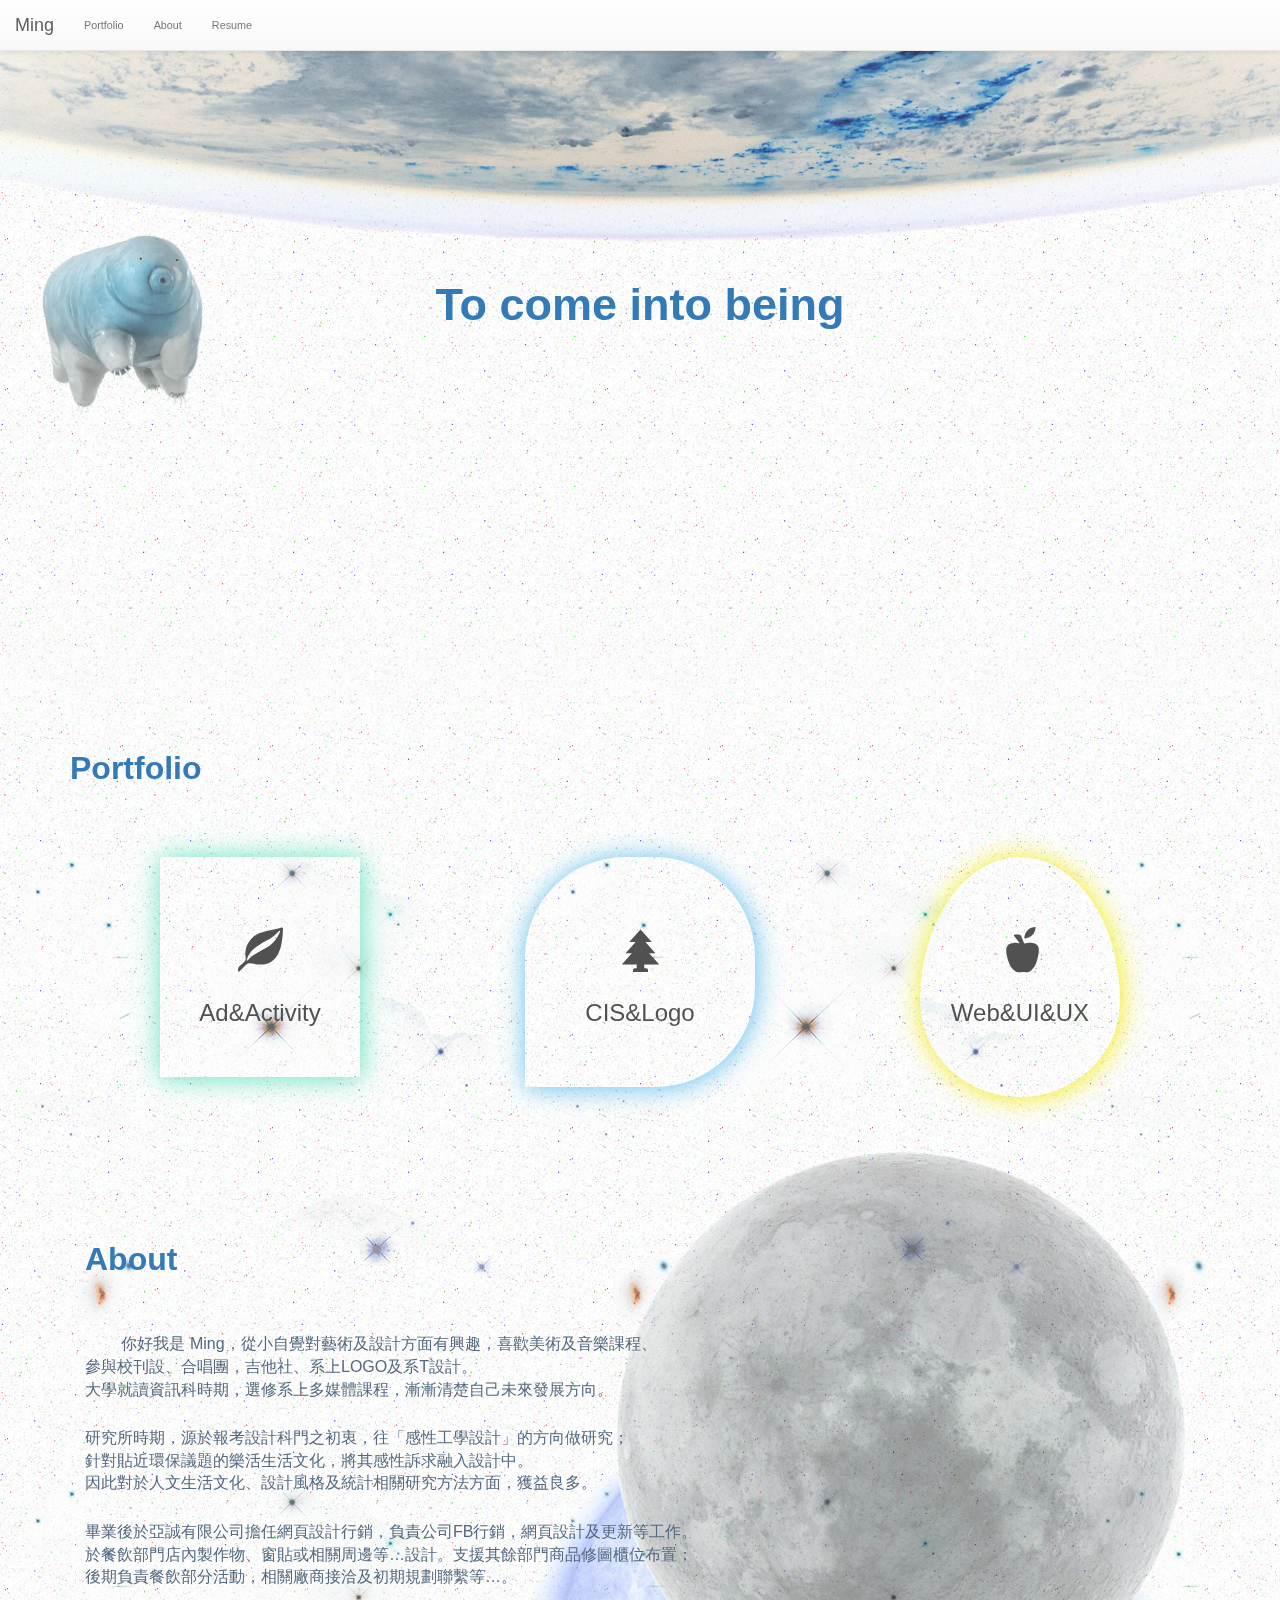
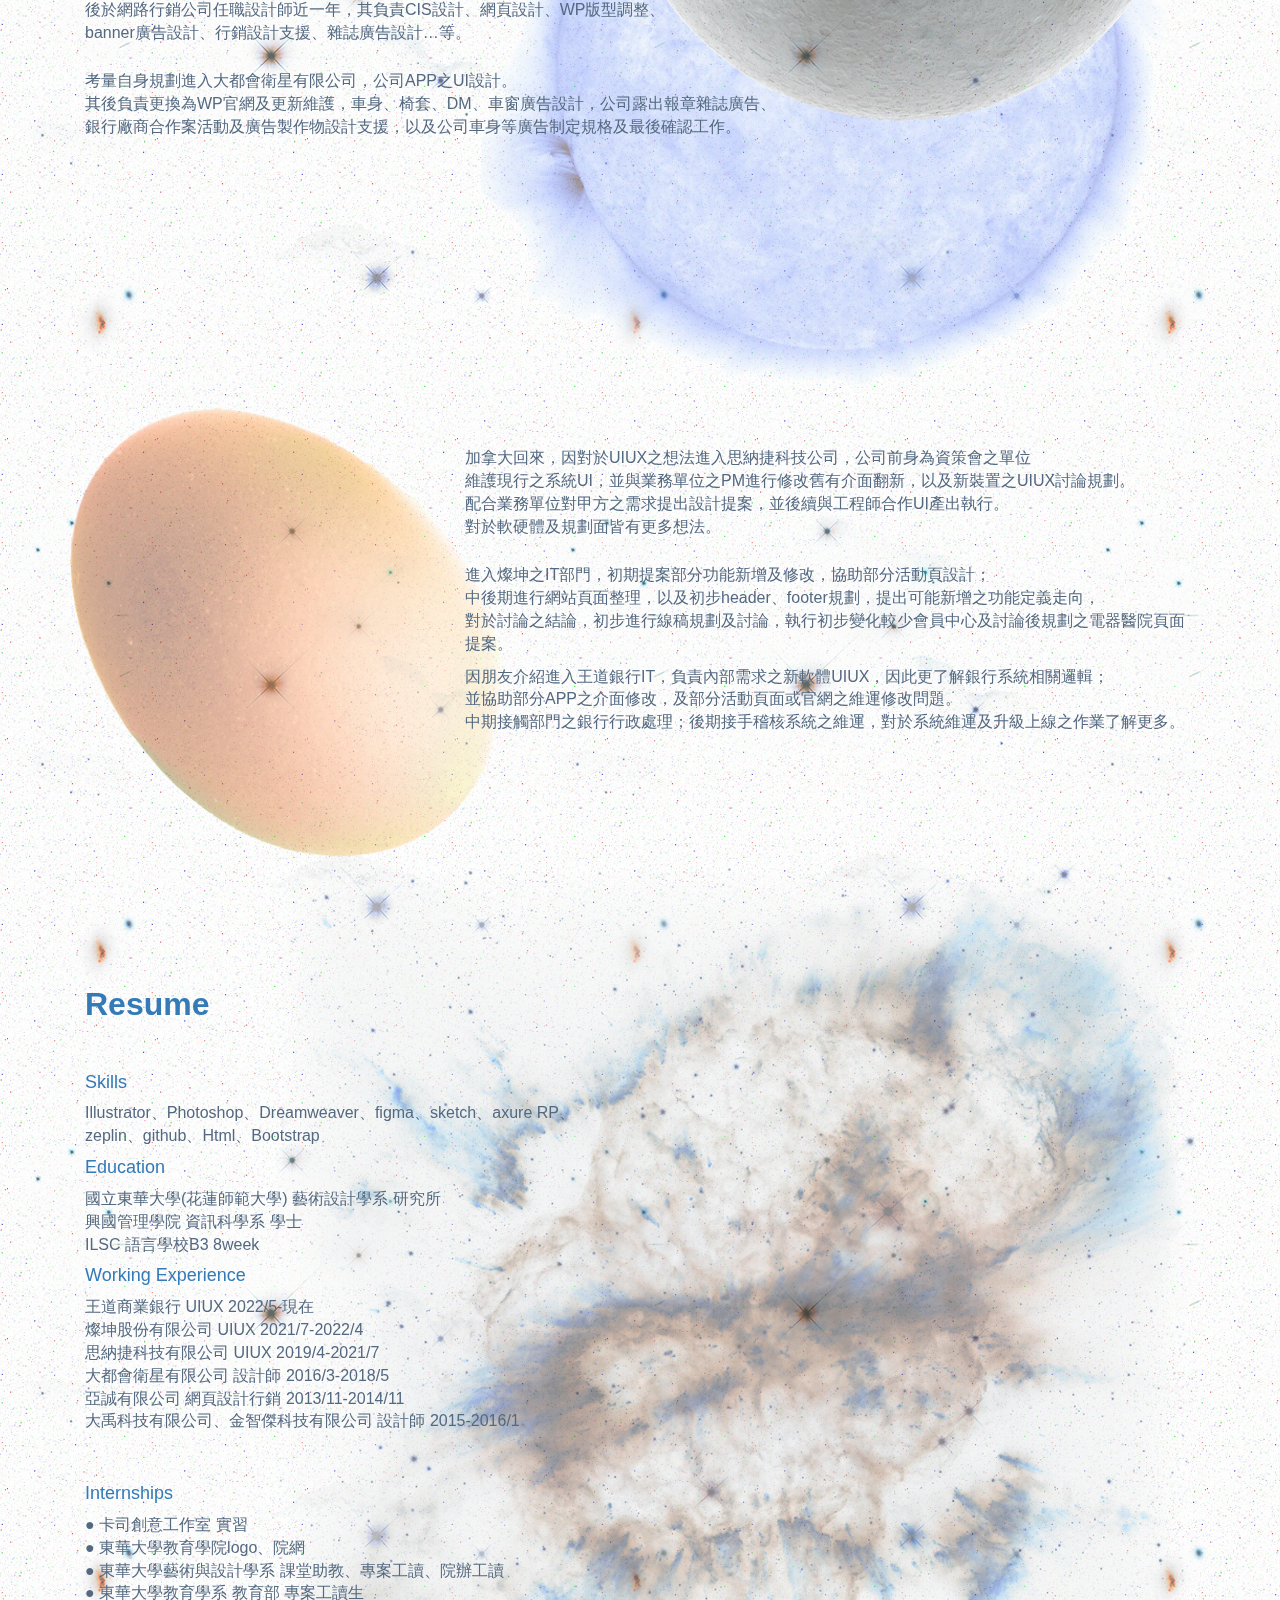
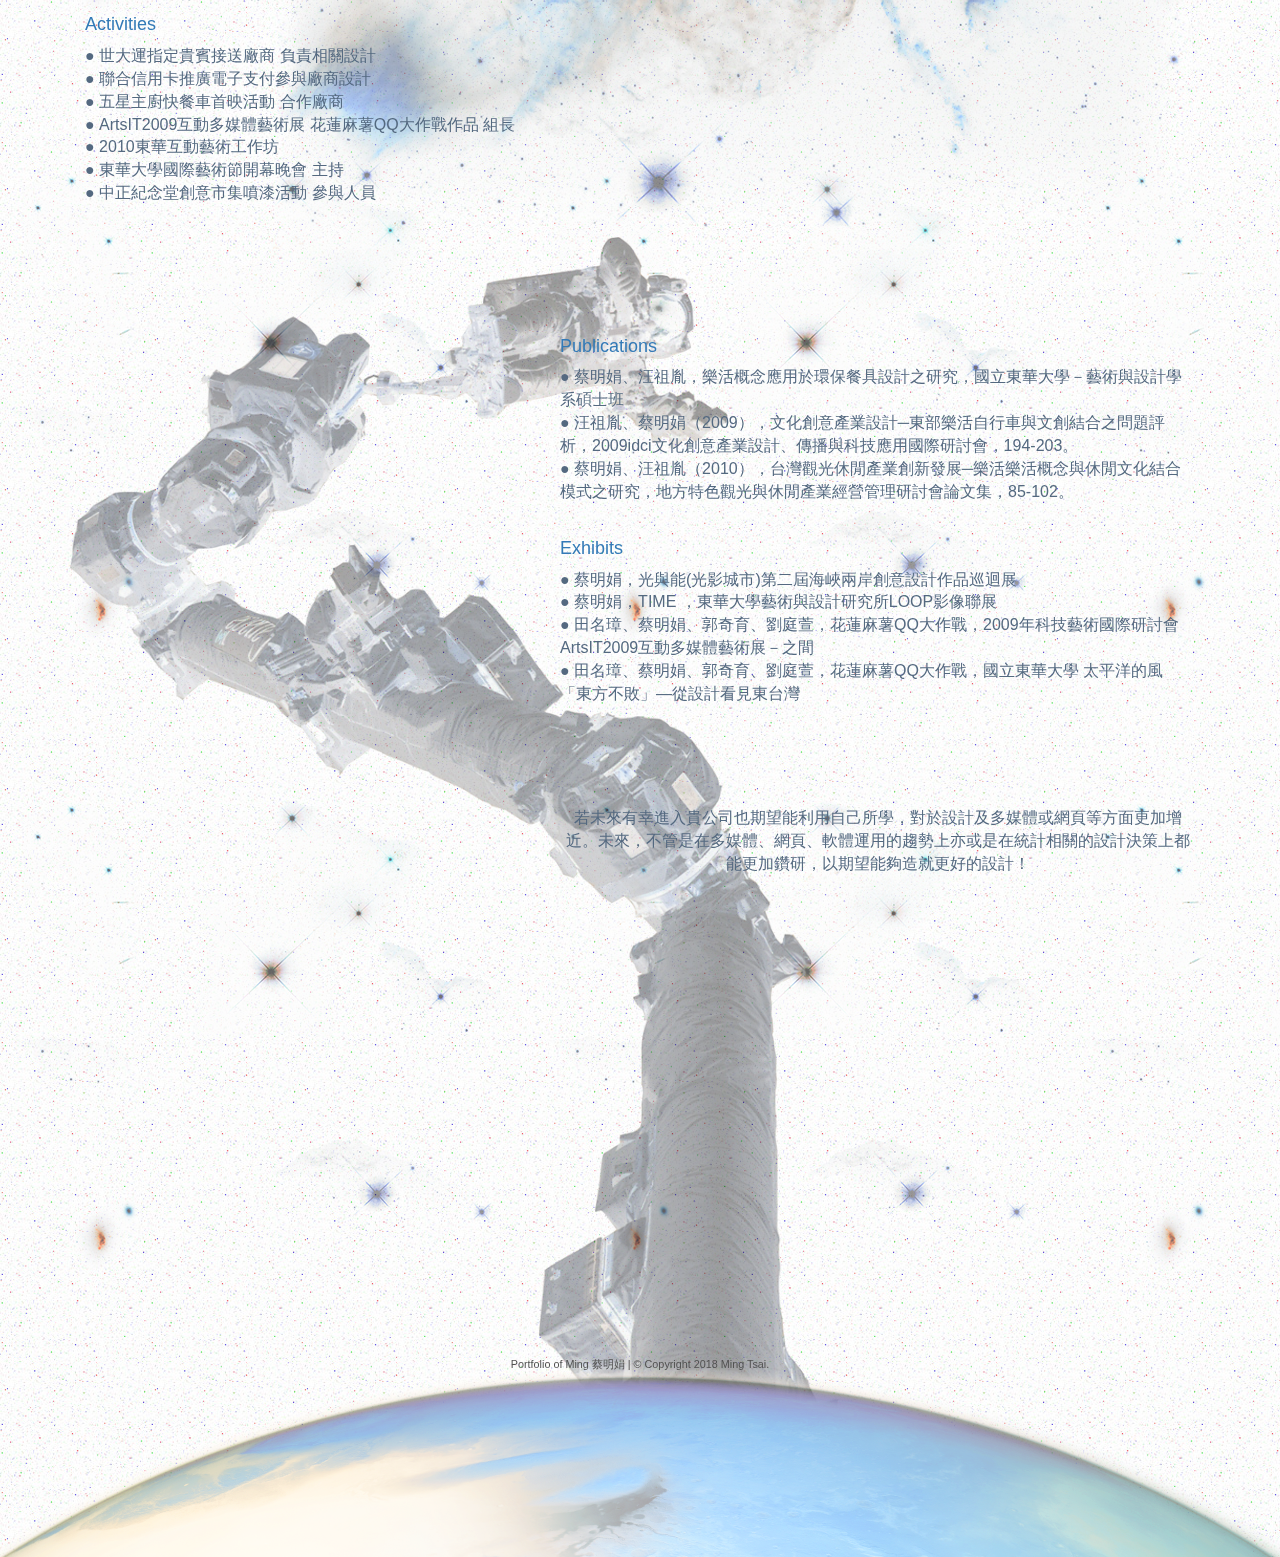
<file: index.html>
<!doctype html>
<html>
<head>
<meta charset="utf-8">
<meta http-equiv="X-UA-Compatible" content="IE=edge">
<meta name="viewport" content="width=device-width, initial-scale=1.0">
<title>-Being- Ming's Porfolio</title>
<link href="css/bootstrap.css" rel="stylesheet" type="text/css">
	<link rel="stylesheet" href="css/bootstrap.min.css">
	<link rel="stylesheet" href="css/bootstrap-theme.min.css">
	<link rel="stylesheet" href="css/being-theme.css">
	
	
<style>
body{
	scroll-behavior: smooth;
　

; 		background-image: url(images/bg.jpg);
	background-repeat: repeat;
	
}    

	@media (min-width: 300px) and (max-width: 1000px) {
  .rwdtxt {
   font-size: calc(1.5rem + (1.5-1.4) * ((100vw - 300px) / (1000 - 300)));
  color:#546980;
  }
}
@media (min-width: 1000px) {
  .rwdtxt {
     font-size: 1.6rem;
     color:#546980;
  }
body,td,th,input,button,select,textarea {
	font-family: "Helvetica Neue", Helvetica, Arial, "微軟正黑體", "微?雅黑", "????", "?? ??", sans-serif;
	font-size:108%;
	color: #515151;
}
	h1,h2,h3,h4,h5,h6{  font-family: "Helvetica Neue", Helvetica, Arial,  "微軟正黑體", "微?雅黑", "????", "?? ??", sans-serif;  }
h1 {
	
	font-size: 45px;
}
h2 {
	
	font-size: 32px;
}
		a:link {
	color: #515151;
	text-decoration: none;
}
a:hover {
	color: #337ab7;
	text-decoration: none;
}
a:visited {
	text-decoration: none;
}
a:active {
	text-decoration: none;
}
</style>

<!-- HTML5 shim and Respond.js for IE8 support of HTML5 elements and media queries -->
<!-- WARNING: Respond.js doesn't work if you view the page via file:// -->
<!--[if lt IE 9]>
<script src="https://oss.maxcdn.com/html5shiv/3.7.2/html5shiv.min.js"></script>
<script src="https://oss.maxcdn.com/respond/1.4.2/respond.min.js"></script>
<![endif]-->
	
	
</head>

<body>
	
	<div class="affix scroll-home col-md-2 col-lg-2 col-xs-4 col-sm-3 pull-left" data-spy="affix" class="test"><a href="index.html"><h5><br>
<span class=""></span></h5><img src="images/waterbear.png" alt="Placeholder image" class="img-responsive"></a></div>
	  
<div class="container-fluid">
	<div class="row">

<nav class="navbar navbar-default navbar-fixed-top">
  <div class="container-fluid">
    <!-- Brand and toggle get grouped for better mobile display -->
    <div class="navbar-header">
      <button type="button" class="navbar-toggle collapsed" data-toggle="collapse" data-target="#topFixedNavbar1" aria-expanded="false">
		  <span class="sr-only">Toggle navigation</span>
		  <span class="icon-bar"></span>
		  <span class="icon-bar"></span>
		  <span class="icon-bar"></span></button>
      <a class="navbar-brand" href="#">Ming</a></div>
    <!-- Collect the nav links, forms, and other content for toggling -->
    <div class="collapse navbar-collapse" id="topFixedNavbar1">
      <ul class="nav navbar-nav">
        <li><a href="#portfolio">Portfolio</a></li>
        <li><a href="#about">About</a></li>
		<li><a href="#resume">Resume</a></li>
      </ul>
        </div>
    <!-- /.navbar-collapse -->
  </div>
  <!-- /.container-fluid -->
</nav>	
  
    <div class="container-fluid being-head">
		<div class="col-lg-12 container-sky hidden-lg hidden-md">
</div>
<div class="container-fluid container-video hidden-xs hidden-sm">
  <iframe src="https://www.youtube.com/embed/YDc9cYAm5Cg?title=0&portrait=0&byline=0&autoplay=1&loop=1&playlist=YDc9cYAm5Cg&mute=1&rel=0" frameborder="0" allowfullscreen class="video"></iframe>
	  </div>
	  
	    
      
    </div>
   
      <div class="col-lg-12 being-title"><h1 class="text-primary"><strong>To come into being</strong></h1>
	  </div>
      
      <div class="col-lg-12 being-main" id="portfolio">
	 
	 <div class="row star-bg">
	  
<div class="container">
 
	    <h2 class="text-primary"><strong>Portfolio</strong></h2><br><br>
        <div  class="col-xs-12 col-sm-12 col-md-4 col-lg-4" ><div id="move" onclick="location.href=
'ad_activity.html'"><a href="ad_activity.html"><br>
<h1><span class="glyphicon glyphicon-leaf"></span></h1><h3>Ad&Activity</h3></a></div></div>
	<div  class="col-xs-12 col-sm-12 col-md-4 col-lg-4 portfolio-box"><div id="rectangle" onclick="location.href=
'cis_logo.html'"><a href="cis_logo.html"><br>
<h1><span class="glyphicon glyphicon-tree-conifer"></span></h1><h3>CIS&Logo</h3></a></div></div>
	<div  class="col-xs-12 col-sm-12 col-md-4 col-lg-4 portfolio-box" ><div id="circle" onclick="location.href=
'web_ui_ux.html'"><a href="web_ui_ux.html"><br>
<h1><span class="glyphicon glyphicon-apple"></span></h1><h3>Web&UI&UX</h3></a></div></div>
	
</div>
	
          <div class="container">
<div class="col-lg-12 moon-content" id="about">
	<br>
<h2 class="text-primary "><strong>About</strong></h2>
	<p class="rwdtxt"><br><br>
　　 
    你好我是 Ming，從小自覺對藝術及設計方面有興趣，喜歡美術及音樂課程、<br>
參與校刊設、合唱團，吉他社、系上LOGO及系T設計。<br>
大學就讀資訊科時期，選修系上多媒體課程，漸漸清楚自己未來發展方向。</p>
	<br>	  
	<p class="rwdtxt">
研究所時期，源於報考設計科門之初衷，往「感性工學設計」的方向做研究；<br>
針對貼近環保議題的樂活生活文化，將其感性訴求融入設計中。<br>
因此對於人文生活文化、設計風格及統計相關研究方法方面，獲益良多。</p><br>
<p class="rwdtxt">
畢業後於亞誠有限公司擔任網頁設計行銷，負責公司FB行銷，網頁設計及更新等工作。<br>
於餐飲部門店內製作物、窗貼或相關周邊等…設計。支援其餘部門商品修圖櫃位布置；<br>
後期負責餐飲部分活動，相關廠商接洽及初期規劃聯繫等…。</p>
<p class="rwdtxt">
後於網路行銷公司任職設計師近一年，其負責CIS設計、網頁設計、WP版型調整、<br>
banner廣告設計、行銷設計支援、雜誌廣告設計…等。
</p><br>
<p class="rwdtxt">
考量自身規劃進入大都會衛星有限公司，公司APP之UI設計。<br>
其後負責更換為WP官網及更新維護，車身、椅套、DM、車窗廣告設計，公司露出報章雜誌廣告、<br>
銀行廠商合作案活動及廣告製作物設計支援，以及公司車身等廣告制定規格及最後確認工作。
</p>

		    </div>
			
	  <div class="col-lg-12 egg-content" id="egg">
		  <br><br>
		  <dl class="row">
<dd class="col-lg-4 col-ms-1"></dd><dd class="col-lg-8 col-ms-12">

		  

<p class="rwdtxt">
加拿大回來，因對於UIUX之想法進入思納捷科技公司，公司前身為資策會之單位<br>
維護現行之系統UI，並與業務單位之PM進行修改舊有介面翻新，以及新裝置之UIUX討論規劃。<br>
配合業務單位對甲方之需求提出設計提案，並後續與工程師合作UI產出執行。<br>
對於軟硬體及規劃面皆有更多想法。
</p><br>
<p class="rwdtxt">
進入燦坤之IT部門，初期提案部分功能新增及修改，協助部分活動頁設計；<br>
中後期進行網站頁面整理，以及初步header、footer規劃，提出可能新增之功能定義走向，<br>
對於討論之結論，初步進行線稿規劃及討論，執行初步變化較少會員中心及討論後規劃之電器醫院頁面提案。<br>
</p>
<p class="rwdtxt">
因朋友介紹進入王道銀行IT，負責內部需求之新軟體UIUX，因此更了解銀行系統相關邏輯；<br>
並協助部分APP之介面修改，及部分活動頁面或官網之維運修改問題。<br>
中期接觸部門之銀行行政處理；後期接手稽核系統之維運，對於系統維運及升級上線之作業了解更多。<br>
</p>


</dd></dl>
	  </div>
			  
	  <div class="col-lg-12 hubble-content" id="resume">
		   <dl class="row">
<dd class="col-lg-6 col-ms-12">
		   <h2 class="text-primary"><strong>Resume</strong></h2><br><br>
		  <h4 class="text-primary">Skills</h4>
           <p class="rwdtxt">Illustrator、Photoshop、Dreamweaver、figma、sketch、axure RP、zeplin、github、Html、Bootstrap</p>
	
		  <h4 class="text-primary">Education</h4>
		  <p class="rwdtxt">
          國立東華大學(花蓮師範大學) 藝術設計學系 研究所<br>
          興國管理學院 資訊科學系 學士<br>
		  ILSC 語言學校B3 8week</p>
	
		  <h4 class="text-primary">Working Experience</h4>
		  <p class="rwdtxt">
			王道商業銀行 UIUX 2022/5-現在<br>
			 燦坤股份有限公司 UIUX 2021/7-2022/4<br>
			 思納捷科技有限公司 UIUX 2019/4-2021/7<br>
			 大都會衛星有限公司 設計師 2016/3-2018/5<br>
             亞誠有限公司 網頁設計行銷 2013/11-2014/11<br>
			 大禹科技有限公司、金智傑科技有限公司 設計師 2015-2016/1</p></dd>
			   
		    <dd class="col-lg-7 col-ms-12"><br><br>
 <h4 class="text-primary">Internships</h4>
			 <p class="rwdtxt">
		● 卡司創意工作室 實習<br>
		● 東華大學教育學院logo、院網<br>
	    ● 東華大學藝術與設計學系 課堂助教、專案工讀、院辦工讀<br>
		● 東華大學教育學系 教育部  專案工讀生</p>
	<h4 class="text-primary">Activities</h4>
	<p class="rwdtxt">
		● 世大運指定貴賓接送廠商 負責相關設計<br>
        ● 聯合信用卡推廣電子支付參與廠商設計<br>
        ● 五星主廚快餐車首映活動 合作廠商<br>
		● ArtsIT2009互動多媒體藝術展 花蓮麻薯QQ大作戰作品  組長<br>
        ● 2010東華互動藝術工作坊<br>
		● 東華大學國際藝術節開幕晚會  主持<br>
		● 中正紀念堂創意市集噴漆活動  參與人員</p></dd></dl>
			  
			  </div>
			  
			  
	  <div class="col-lg-12 spacewalk-content">
		 	
			  <dl class="row">
 <dd class="col-lg-5 col-ms-1"></dd><dd class="col-lg-7 col-ms-12">
				  <h4 class="text-primary">Publications</h4>
			  <p class="rwdtxt">● 蔡明娟、汪祖胤，樂活概念應用於環保餐具設計之研究，國立東華大學－藝術與設計學系碩士班<br>
			  ● 汪祖胤、蔡明娟（2009），文化創意產業設計─東部樂活自行車與文創結合之問題評析，2009idci文化創意產業設計、傳播與科技應用國際研討會，194-203。<br>
			 ● 蔡明娟、汪祖胤（2010），台灣觀光休閒產業創新發展─樂活樂活概念與休閒文化結合模式之研究，地方特色觀光與休閒產業經營管理研討會論文集，85-102。</p><br>

		  <h4 class="text-primary">Exhibits</h4>
   <p class="rwdtxt">
	   ● 蔡明娟，光與能(光影城市)第二屆海峽兩岸創意設計作品巡迴展<br>
	   ● 蔡明娟，TIME ，東華大學藝術與設計研究所LOOP影像聯展<br>
	   ● 田名璋、蔡明娟、郭奇育、劉庭萱，花蓮麻薯QQ大作戰，2009年科技藝術國際研討會ArtsIT2009互動多媒體藝術展－之間<br>
	   ● 田名璋、蔡明娟、郭奇育、劉庭萱，花蓮麻薯QQ大作戰，國立東華大學 太平洋的風「東方不敗」—從設計看見東台灣
			  </p>
				  
				  <p class="rwdtxt text-center"><br><br><br><br>
若未來有幸進入貴公司也期望能利用自己所學，對於設計及多媒體或網頁等方面更加增近。未來，不管是在多媒體、網頁、軟體運用的趨勢上亦或是在統計相關的設計決策上都能更加鑽研，以期望能夠造就更好的設計！　</p>
				  </dd>
		   </dl>
			  </div>
		</div>  
      </div>
		  </div>
  </div>
</div>
	
	<footer class="mars-footer"><p>Portfolio of Ming 蔡明娟 |  &copy;  Copyright 2018 Ming Tsai.</p></footer>
	
<script src="jquery-3.3.1.min.js"></script>
	<script src="js/bootstrap.min.js"></script>
	<script>
$(function(){
    $('.test').affix({
        offset:{
            top:function(){
                return (this.top = $('header').outerHeight(true))
            }
        }
    }).on('affix.bs.affix',function(){
        $(this).html('我被固定在窗口頂部');
    }).on('affix-affix-top.bs.affix',function(){
        $(this).html('我正跟隨滾動條滾動');
    })
})    
</script>
	

</body>
</html>
</file>
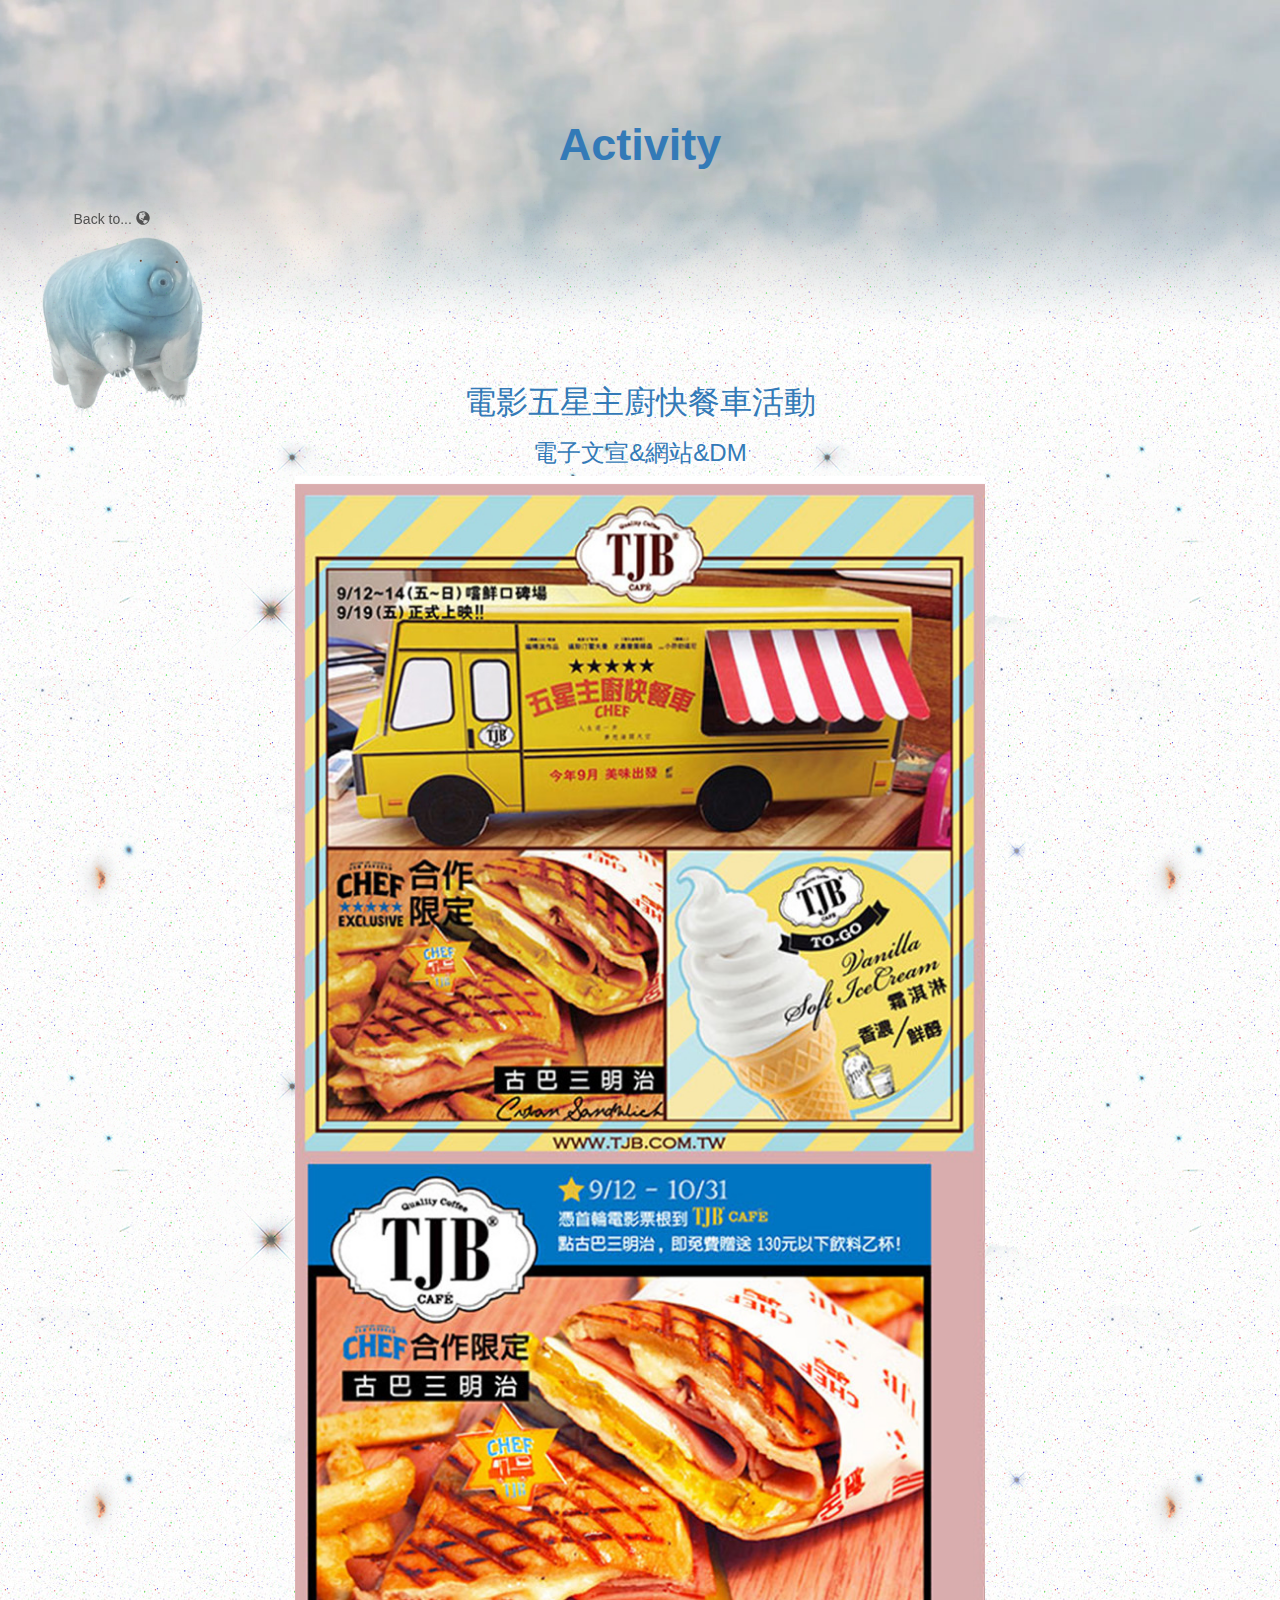
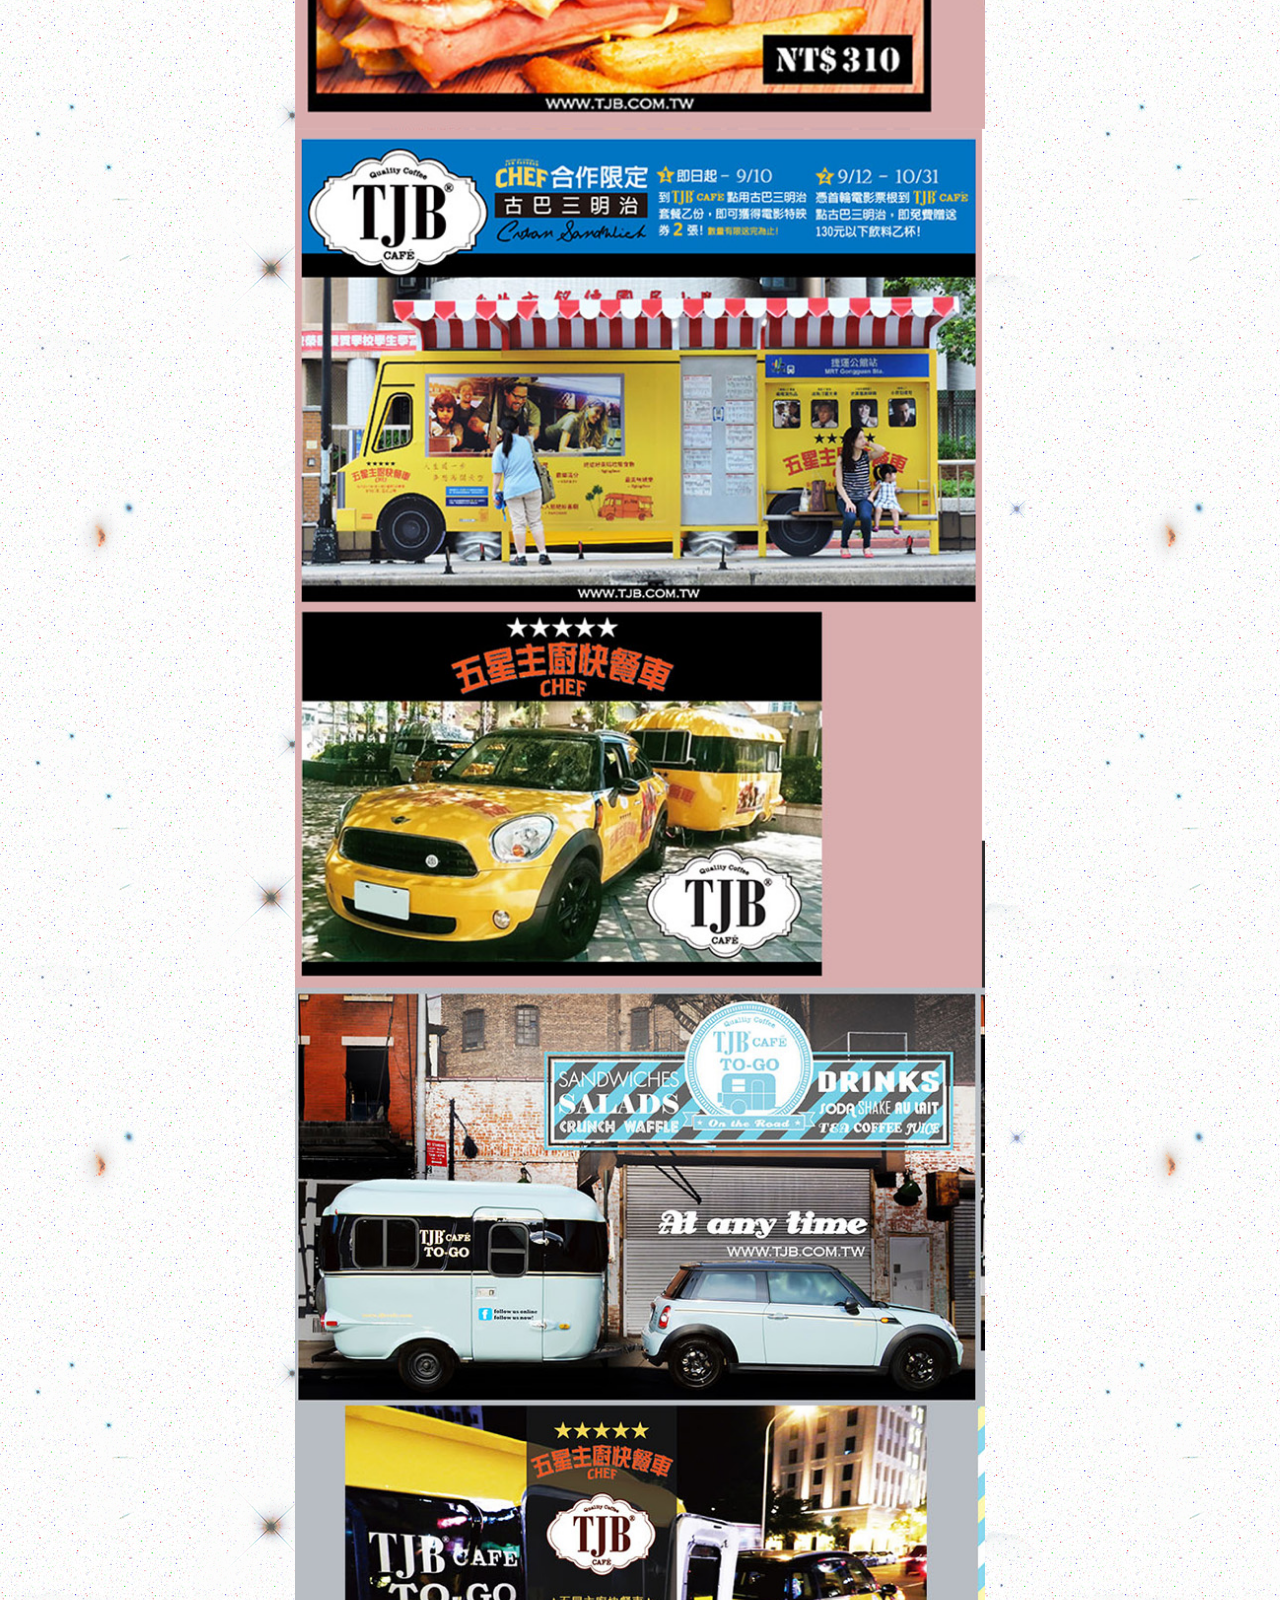
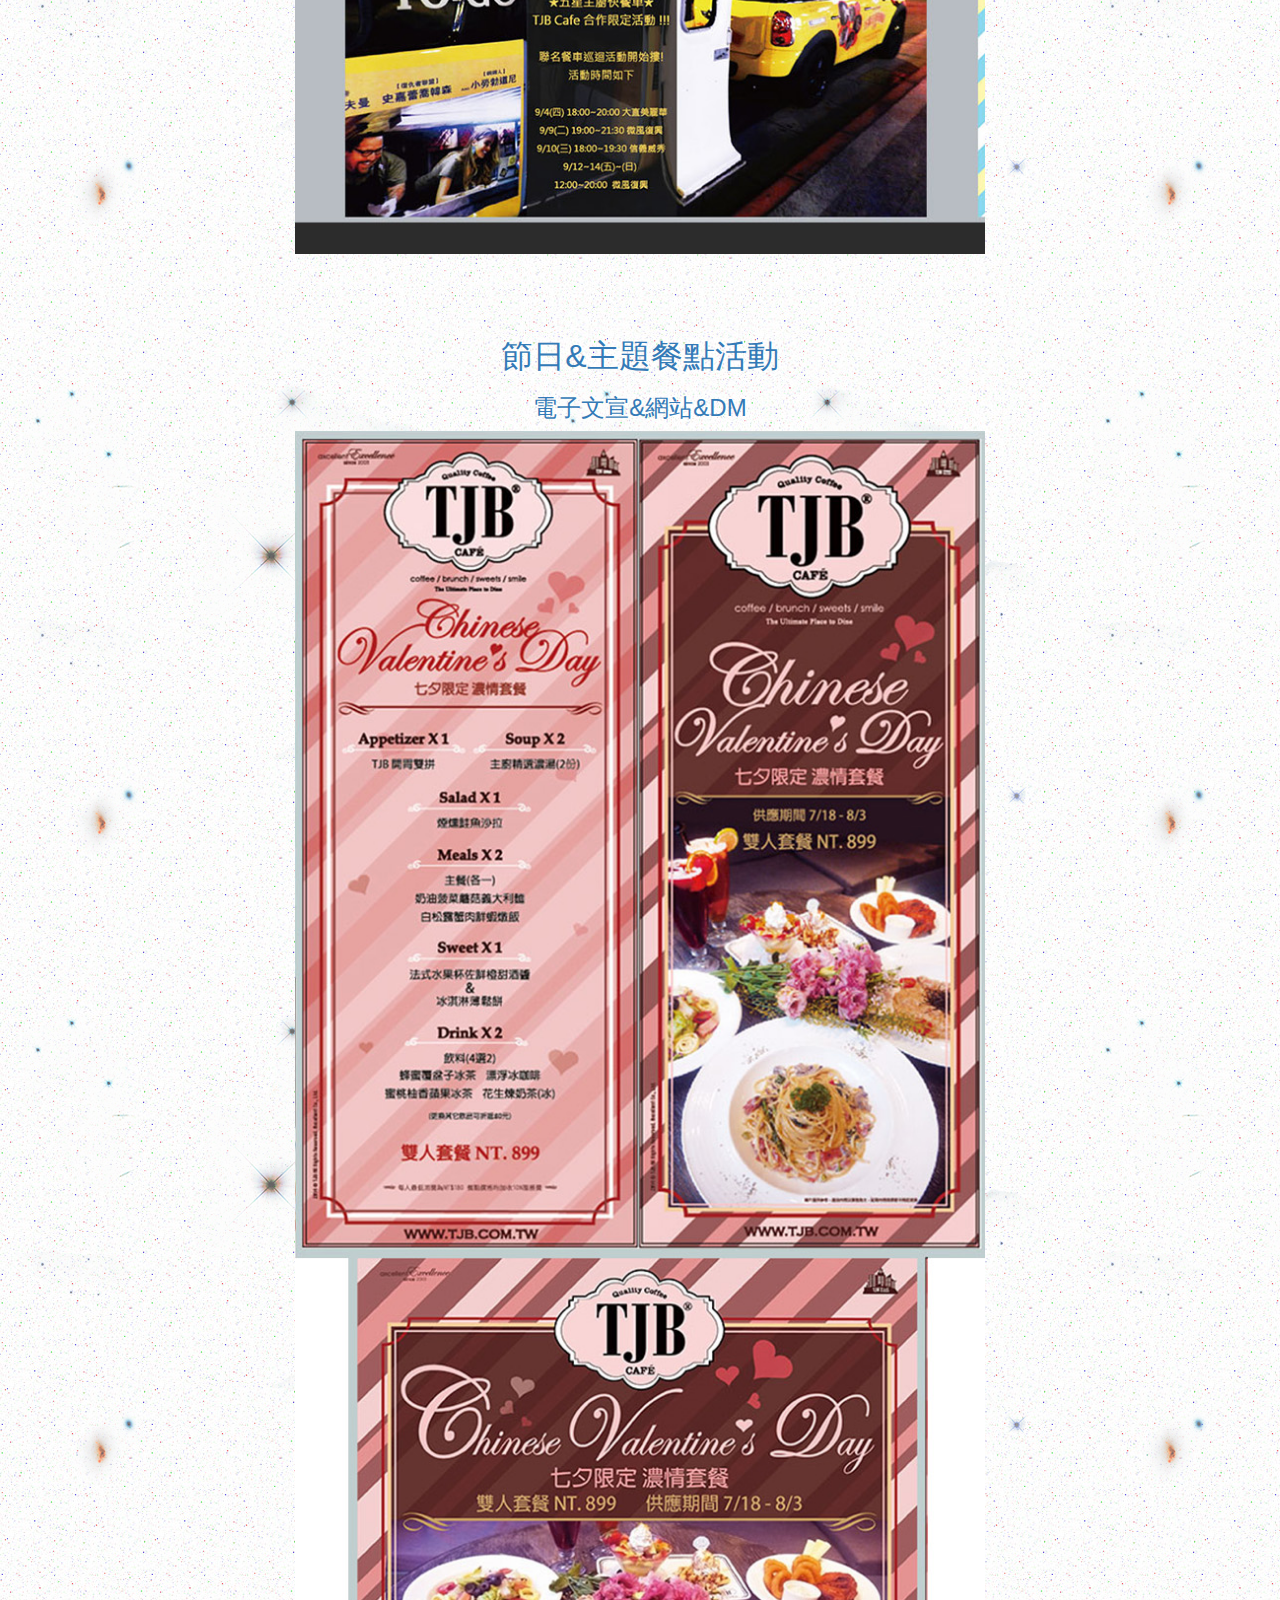
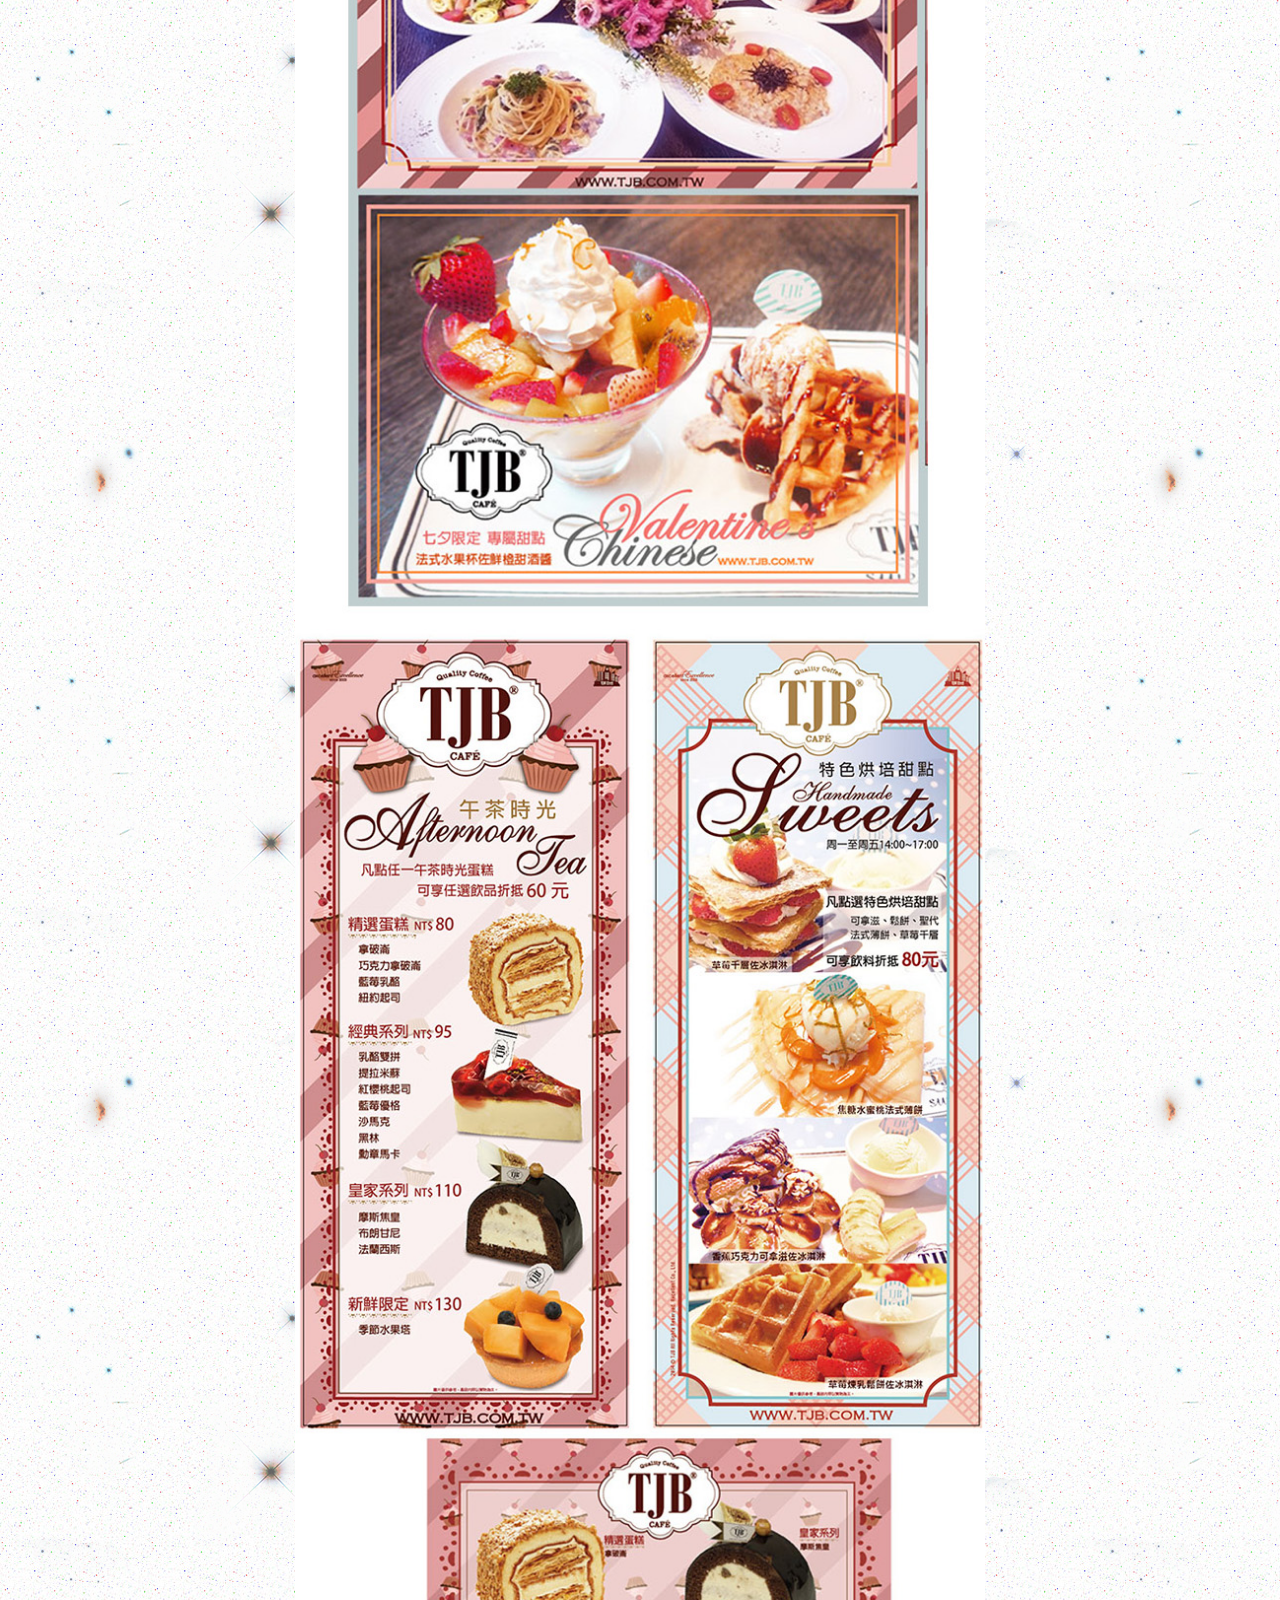
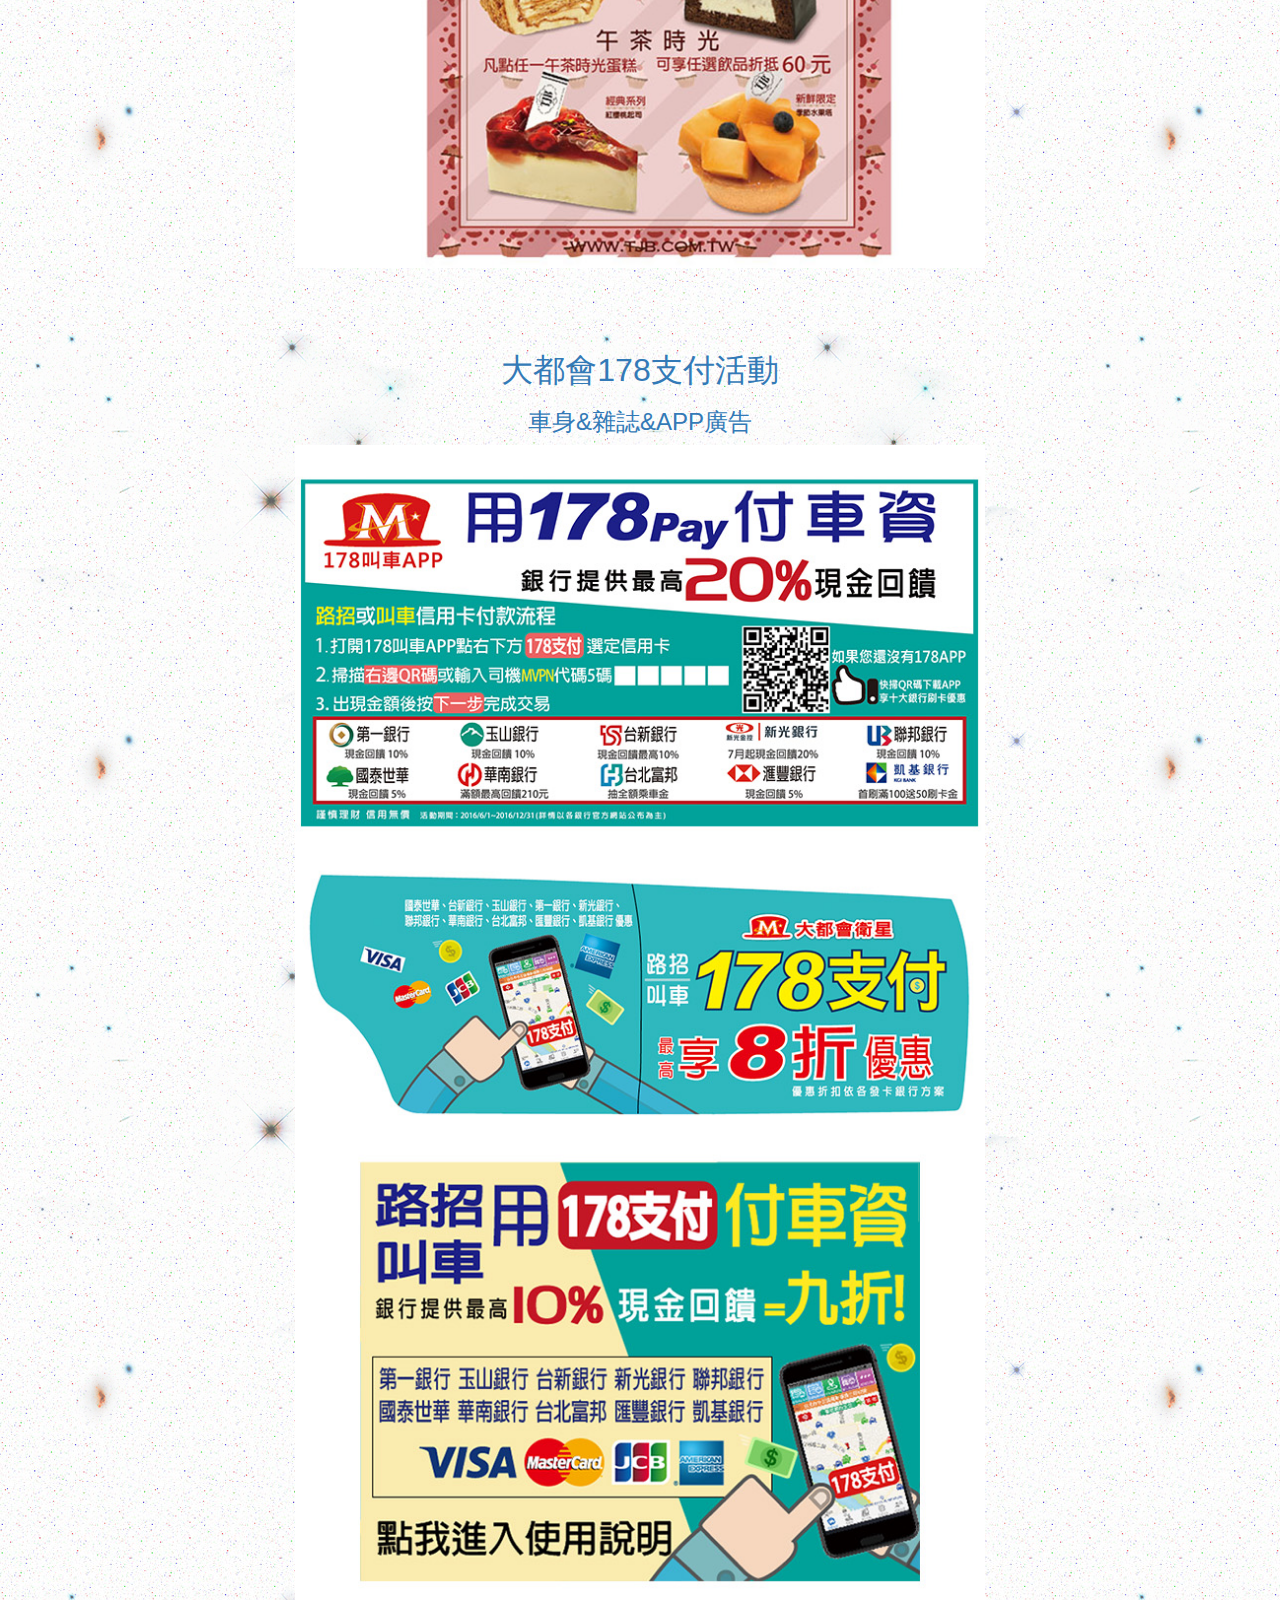
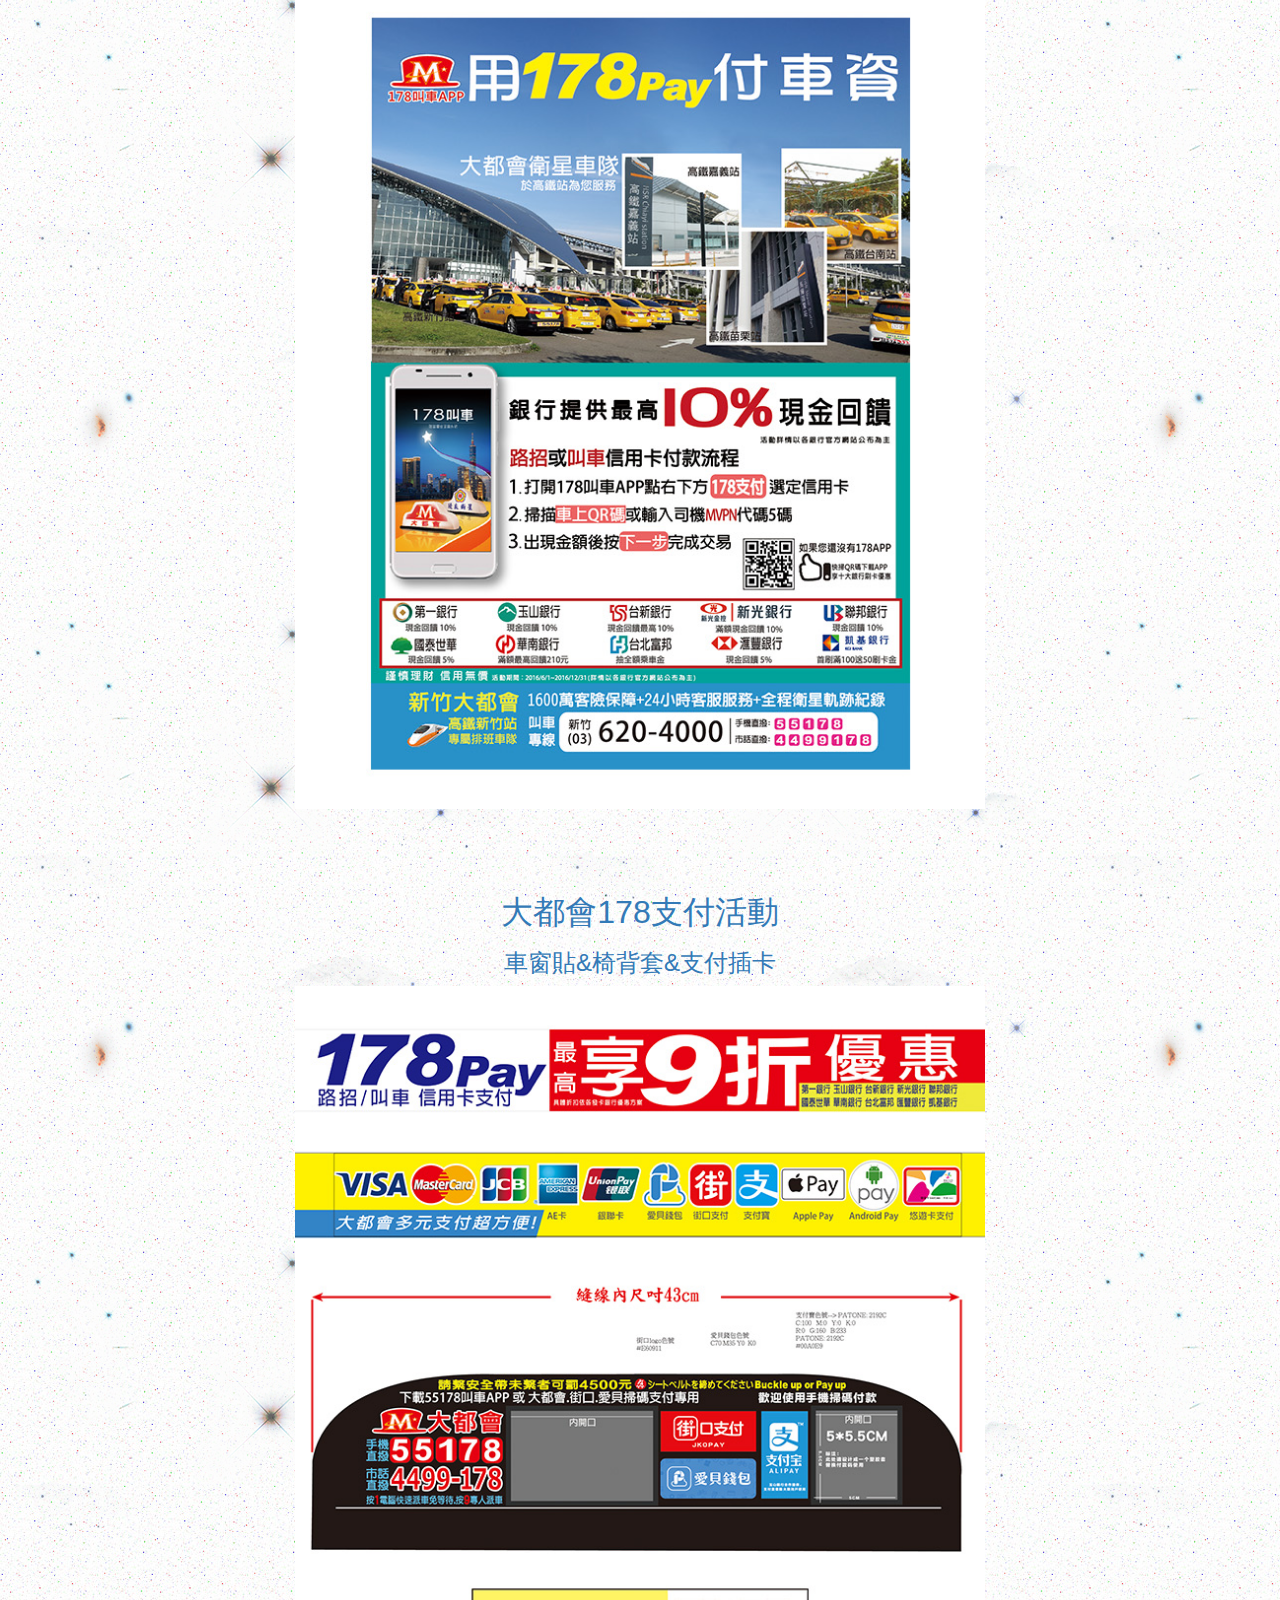
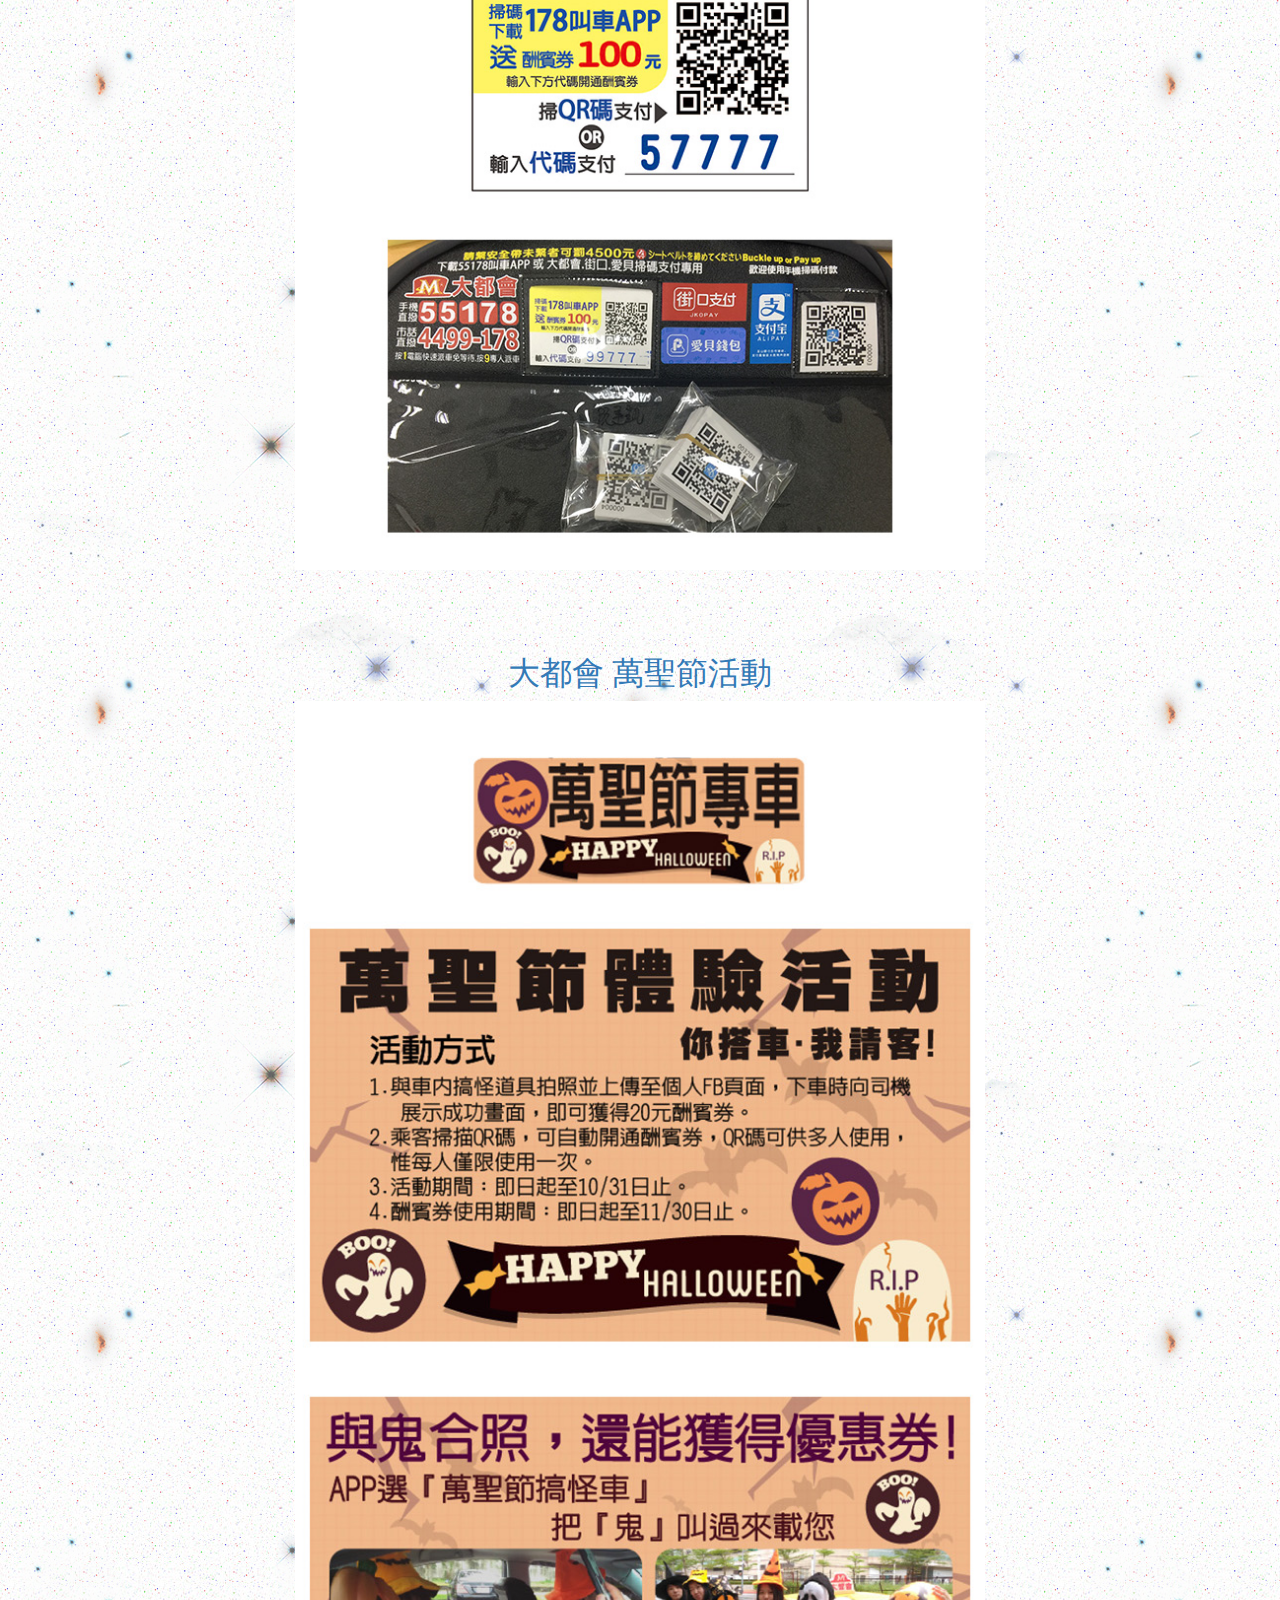
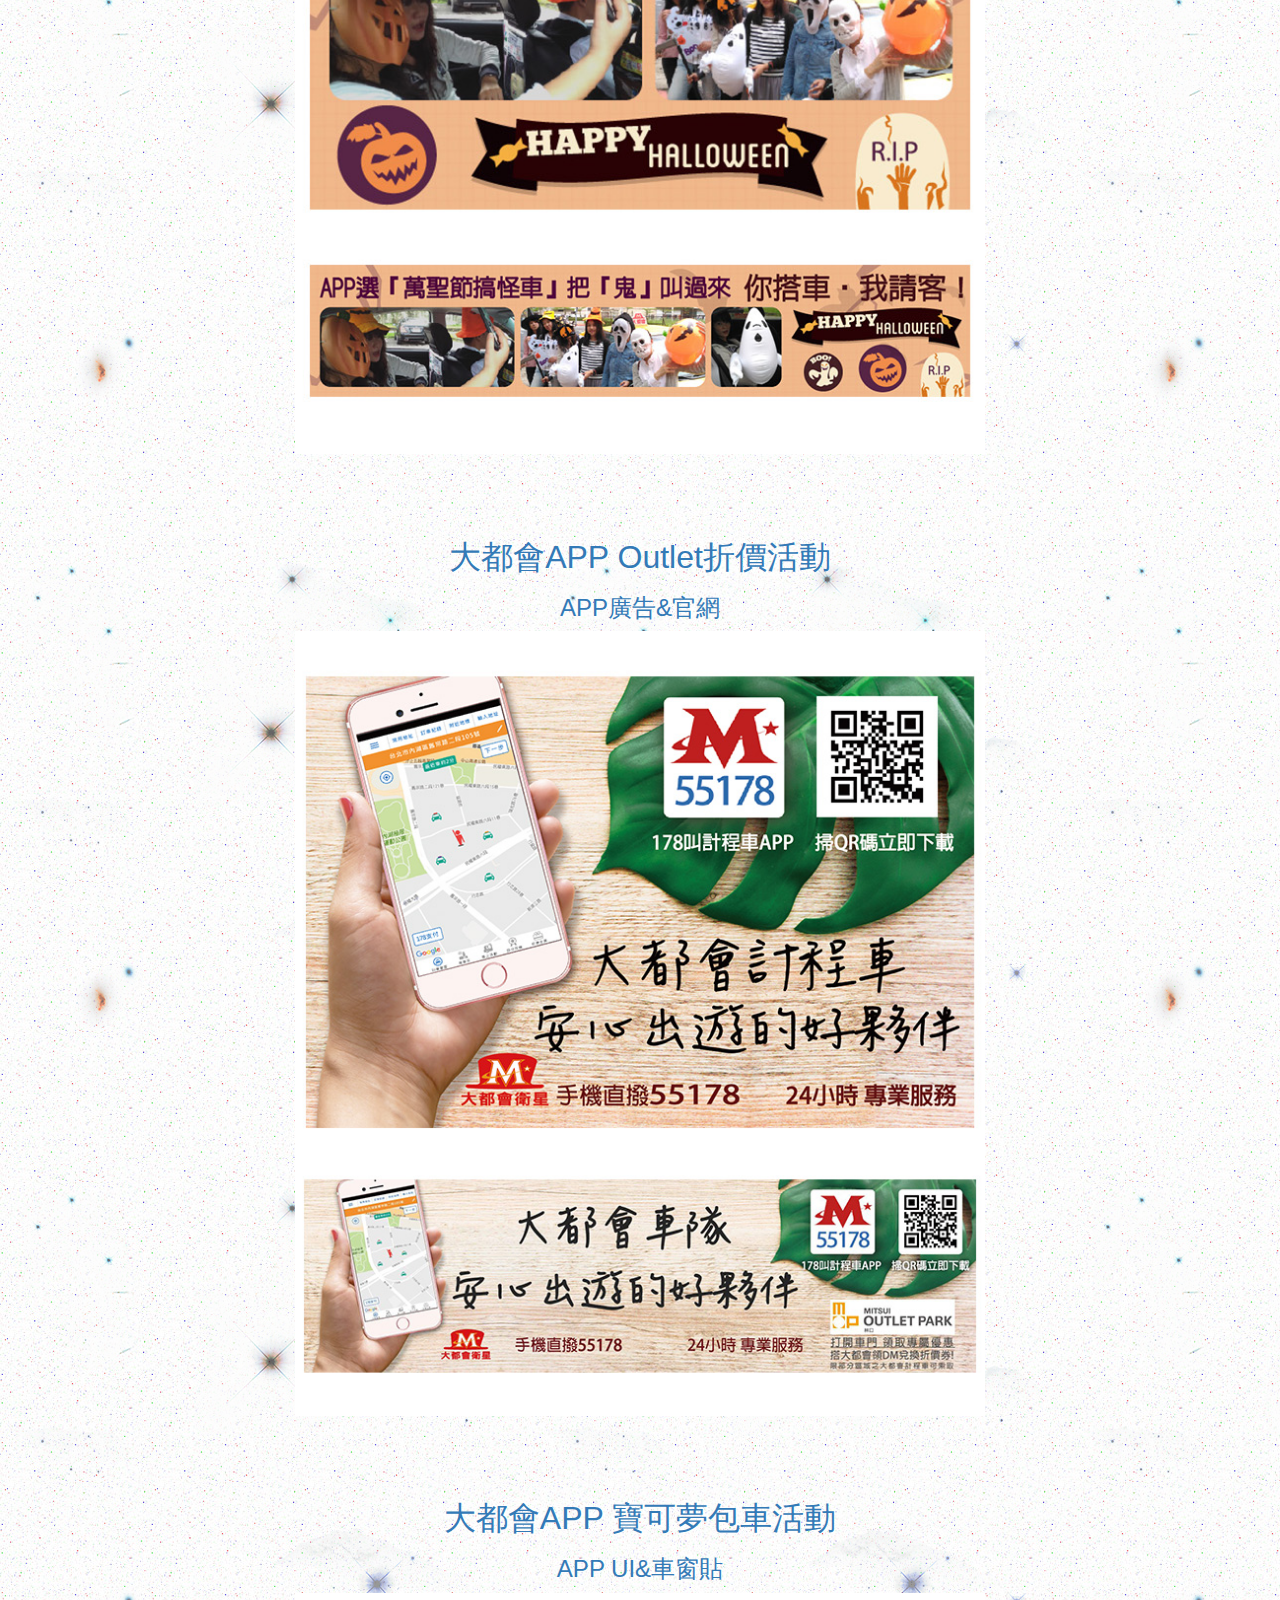
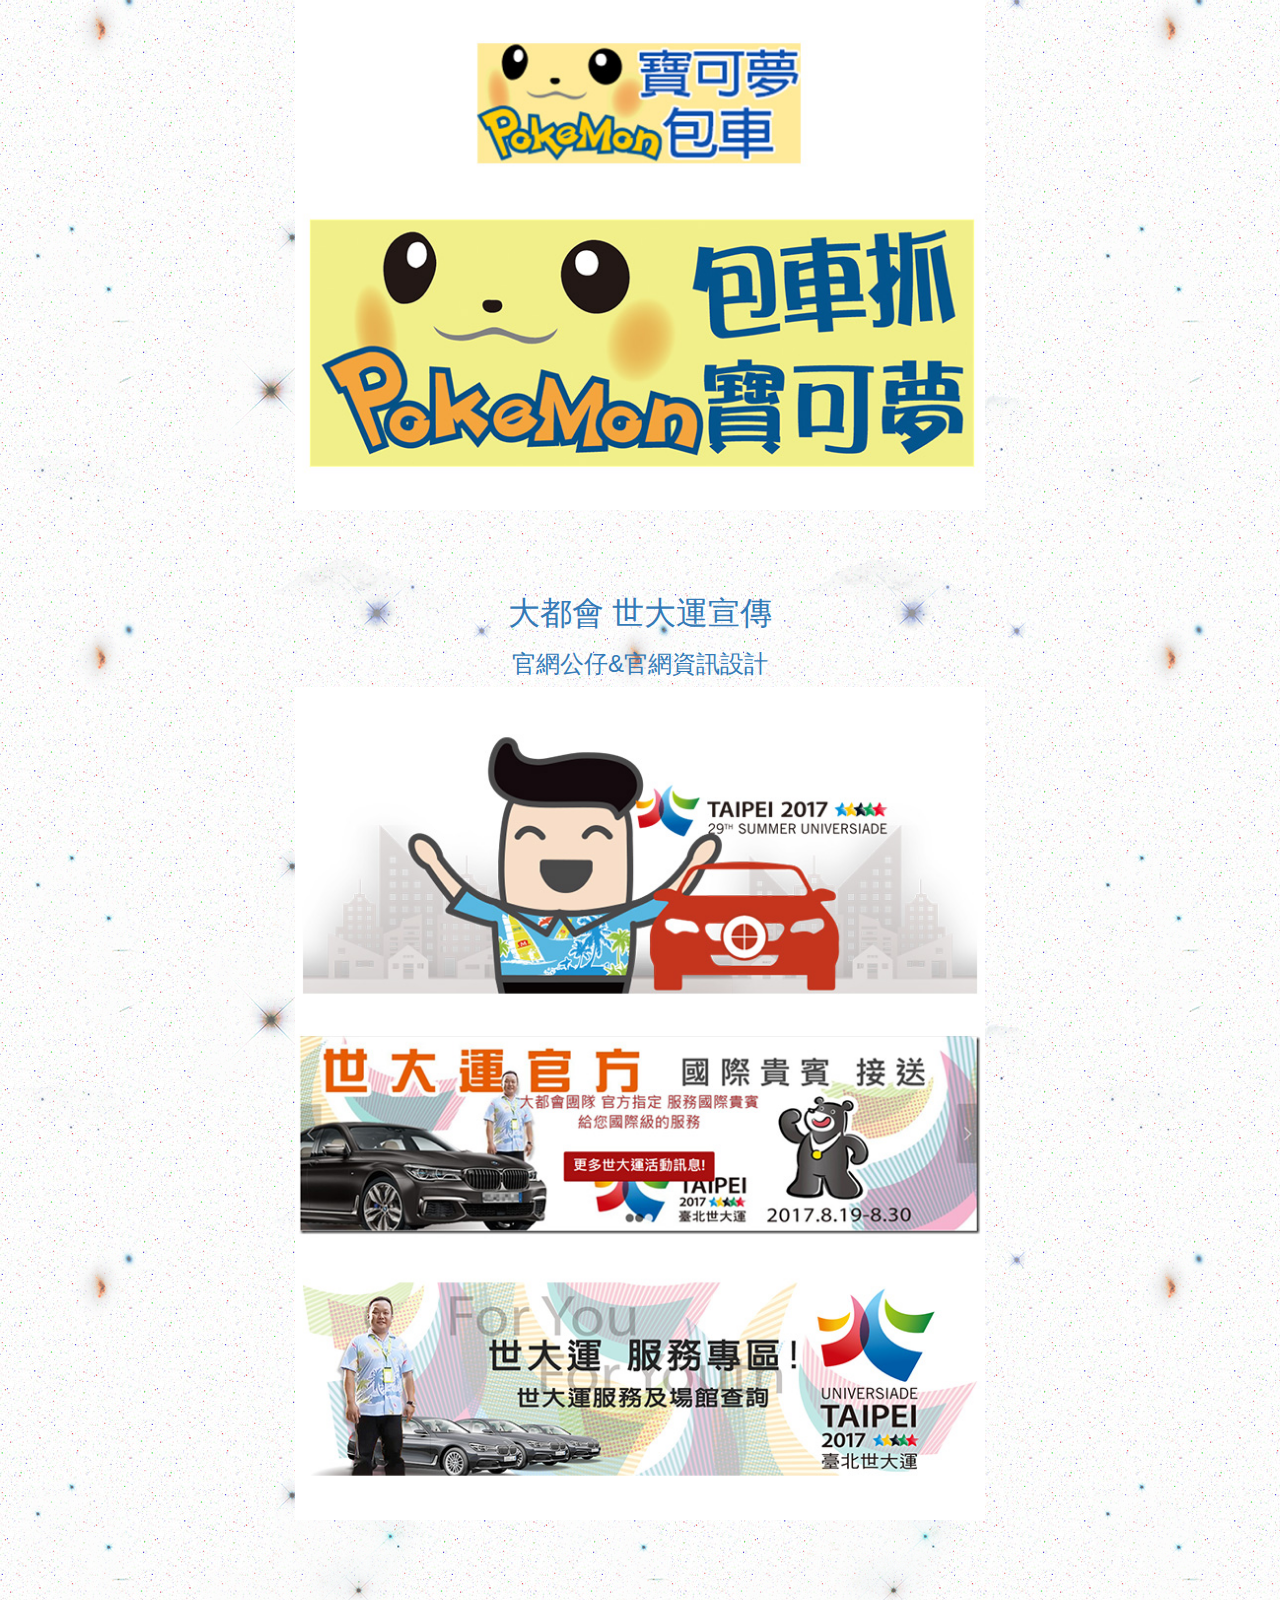
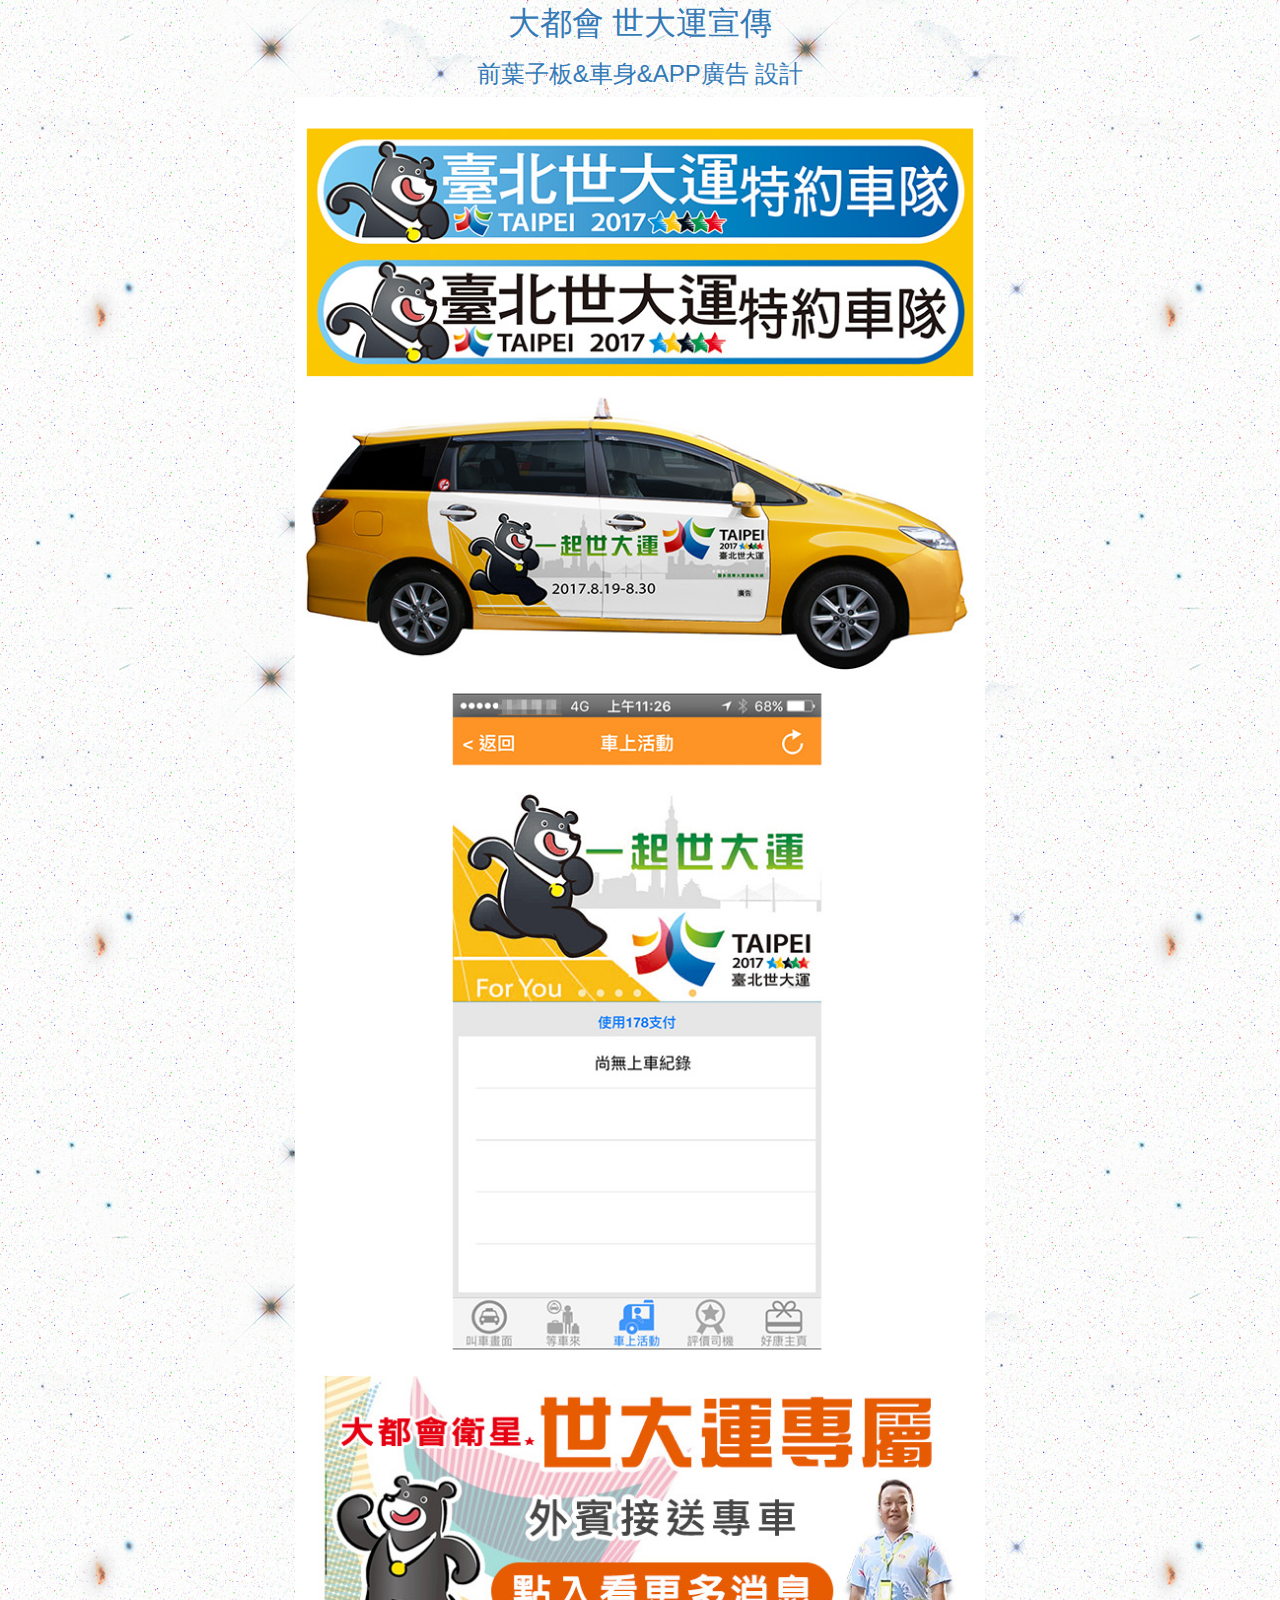
<file: activity.html>
<!doctype html>
<html>
<head>
<meta charset="utf-8">
<meta http-equiv="X-UA-Compatible" content="IE=edge">
<meta name="viewport" content="width=device-width, initial-scale=1.0">
<title>-Being- Ming's Porfolio</title>
<link href="css/bootstrap.css" rel="stylesheet" type="text/css">
	<link rel="stylesheet" href="css/bootstrap.min.css">
	<link rel="stylesheet" href="css/bootstrap-theme.min.css">
	<link rel="stylesheet" href="css/being-theme.css">
	
	
<style>
body{
	
　

; 		background-image: url(images/bg.jpg);
	background-repeat: repeat;
}    

	@media (min-width: 300px) and (max-width: 1000px) {
  .rwdtxt {
   font-size: calc(1.5rem + (1.5-1.4) * ((100vw - 300px) / (1000 - 300)));
  color:#546980;
  }
}
@media (min-width: 1000px) {
  .rwdtxt {
     font-size: 1.6rem;
     color:#546980;
  }
body,td,th,input,button,select,textarea {
	font-family: "Helvetica Neue", Helvetica, Arial, "微軟正黑體", "微?雅黑", "????", "?? ??", sans-serif;
	font-size:108%;
	color: #515151;
}
	h1,h2,h3,h4,h5,h6{  font-family: "Helvetica Neue", Helvetica, Arial,  "微軟正黑體", "微?雅黑", "????", "?? ??", sans-serif;  }
h1 {
	
	font-size: 45px;
}
h2 {
	
	font-size: 32px;
}
</style>
<style>	
	
	a:link {
	color: #515151;
	text-decoration: none;
}
a:hover {
	color: #337ab7;
	text-decoration: none;
}
a:visited {
	text-decoration: none;
}
a:active {
	text-decoration: none;
}
</style>
<!-- HTML5 shim and Respond.js for IE8 support of HTML5 elements and media queries -->
<!-- WARNING: Respond.js doesn't work if you view the page via file:// -->
<!--[if lt IE 9]>
<script src="https://oss.maxcdn.com/html5shiv/3.7.2/html5shiv.min.js"></script>
<script src="https://oss.maxcdn.com/respond/1.4.2/respond.min.js"></script>
<![endif]-->
	
</head>

<body>
	
		 
	  
	<div class="affix scroll-home col-md-2 col-lg-2 col-xs-4 col-sm-3 pull-left" data-spy="affix" class="test">
<a href="ad_activity.html"><h5>Back to... <span class="glyphicon glyphicon-globe"></span></h5><img src="images/waterbear.png" alt="Placeholder image" class="img-responsive"></a>
	</div>
	  
<div class="container-fluid">
	<div class="row" id="top">


    
		<div class="col-lg-12 container-sky">
</div>

	  <div class="container-fluid box"></div>
	    
      
    

		<h1 class="text-primary text-center"><strong>Activity</strong></h1>
		
      <div class="col-lg-12 being-main">
	 
	 
	 <div class="row star-bg">
	  <div class="container">
	   
		  <div class="col-md-12 p-img" id="ad1_"><h2 class="text-primary text-center">電影五星主廚快餐車活動</h2><h3 class="text-primary text-center">電子文宣&網站&DM</h3><img src="ad_activity/activity/ad1_.jpg" alt="Placeholder image" width="690" height="3021" class="img-responsive center-block">
          <br>		      </div>
		  <div class="col-md-12 p-img" id="ad2_"><h2 class="text-primary text-center">節日&主題餐點活動</h2><h3 class="text-primary text-center">電子文宣&網站&DM</h3><img src="ad_activity/activity/ad2_.jpg" alt="Placeholder image" width="690" height="1973" class="img-responsive center-block">
		        <br>		      </div>
				
				<div class="col-md-12 p-img" id="ad1"><h2 class="text-primary text-center">大都會178支付活動</h2><h3 class="text-primary text-center">車身&雜誌&APP廣告</h3><img src="ad_activity/activity/ad1.jpg" alt="Placeholder image" width="690" height="1973" class="img-responsive center-block">
		        <br>		      </div>
				
			<div class="col-md-12 p-img" id="ad2"><h2 class="text-primary text-center">大都會178支付活動</h2><h3 class="text-primary text-center">車窗貼&椅背套&支付插卡</h3><img src="ad_activity/activity/ad2.jpg" alt="Placeholder image" width="690" height="1189" class="img-responsive center-block">
				<br></div>
					
			<div class="col-md-12 p-img" id="ad3"><h2 class="text-primary text-center">大都會 萬聖節活動</h2><img src="ad_activity/activity/ad3.jpg" alt="Placeholder image" width="690" height="1359" class="img-responsive center-block">
				<br></div>
			<div class="col-md-12 p-img" id="ad4"><h2 class="text-primary text-center">大都會APP Outlet折價活動</h2><h3 class="text-primary text-center">APP廣告&官網</h3><img src="ad_activity/activity/ad4.jpg" alt="Placeholder image" width="690" height="788" class="img-responsive center-block">
				<br></div>
			  <div class="col-md-12 p-img" id="ad5"><h2 class="text-primary text-center">大都會APP 寶可夢包車活動</h2><h3 class="text-primary text-center">APP UI&車窗貼</h3><img src="ad_activity/activity/ad5.jpg" alt="Placeholder image" width="690" height="520" class="img-responsive center-block">
				<br></div>
			  <div class="col-md-12 p-img" id="ad6"><h2 class="text-primary text-center">大都會 世大運宣傳</h2><h3 class="text-primary text-center">官網公仔&官網資訊設計</h3><img src="ad_activity/activity/ad6.jpg" alt="Placeholder image" width="690" height="837" class="img-responsive center-block">
				<br></div>
			  <div class="col-md-12 p-img" id="ad7"><h2 class="text-primary text-center">大都會 世大運宣傳</h2><h3 class="text-primary text-center">前葉子板&車身&APP廣告 設計</h3><img src="ad_activity/activity/ad7.jpg" alt="Placeholder image" width="690" height="1714" class="img-responsive center-block">
				<br></div>
			  
				
	        </div>
		  </div>
	   
	   
       
	
</div>

     </div>    
      </div>
	 
  
  </div>
</div>
   
  
 
	
	<footer class="footer"><p><br>Portfolio of Ming 蔡明娟 | &copy; Copyright 2018 Ming Tsai.</p>
</footer>
	
	
	
<script src="jquery-3.3.1.min.js"></script>
	<script src="js/bootstrap.min.js"></script>
	<script>
$(function(){
    $('.test').affix({
        offset:{
            top:function(){
                return (this.top = $('header').outerHeight(true))
            }
        }
    }).on('affix.bs.affix',function(){
        $(this).html('我被固定在窗口頂部');
    }).on('affix-affix-top.bs.affix',function(){
        $(this).html('我正跟隨滾動條滾動');
    })
})    
</script>
	
	
</body>
</html>
</file>
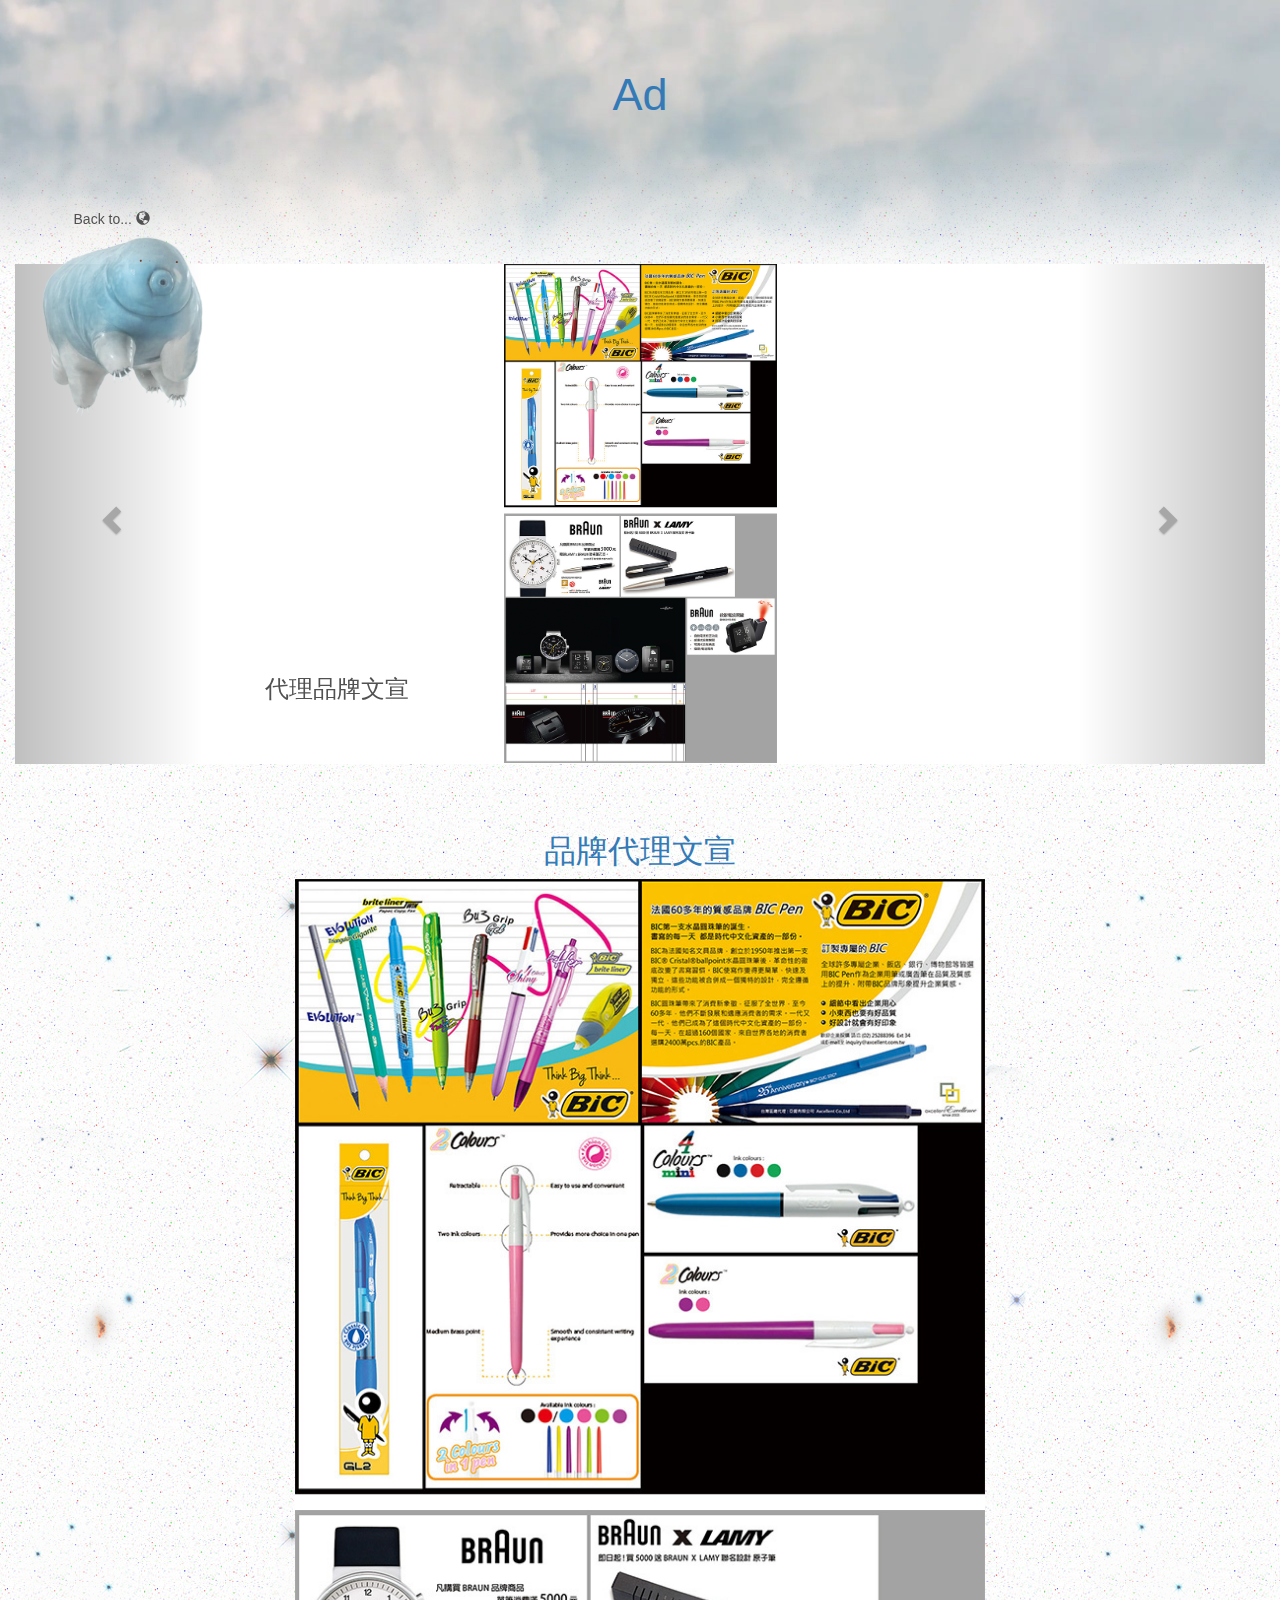
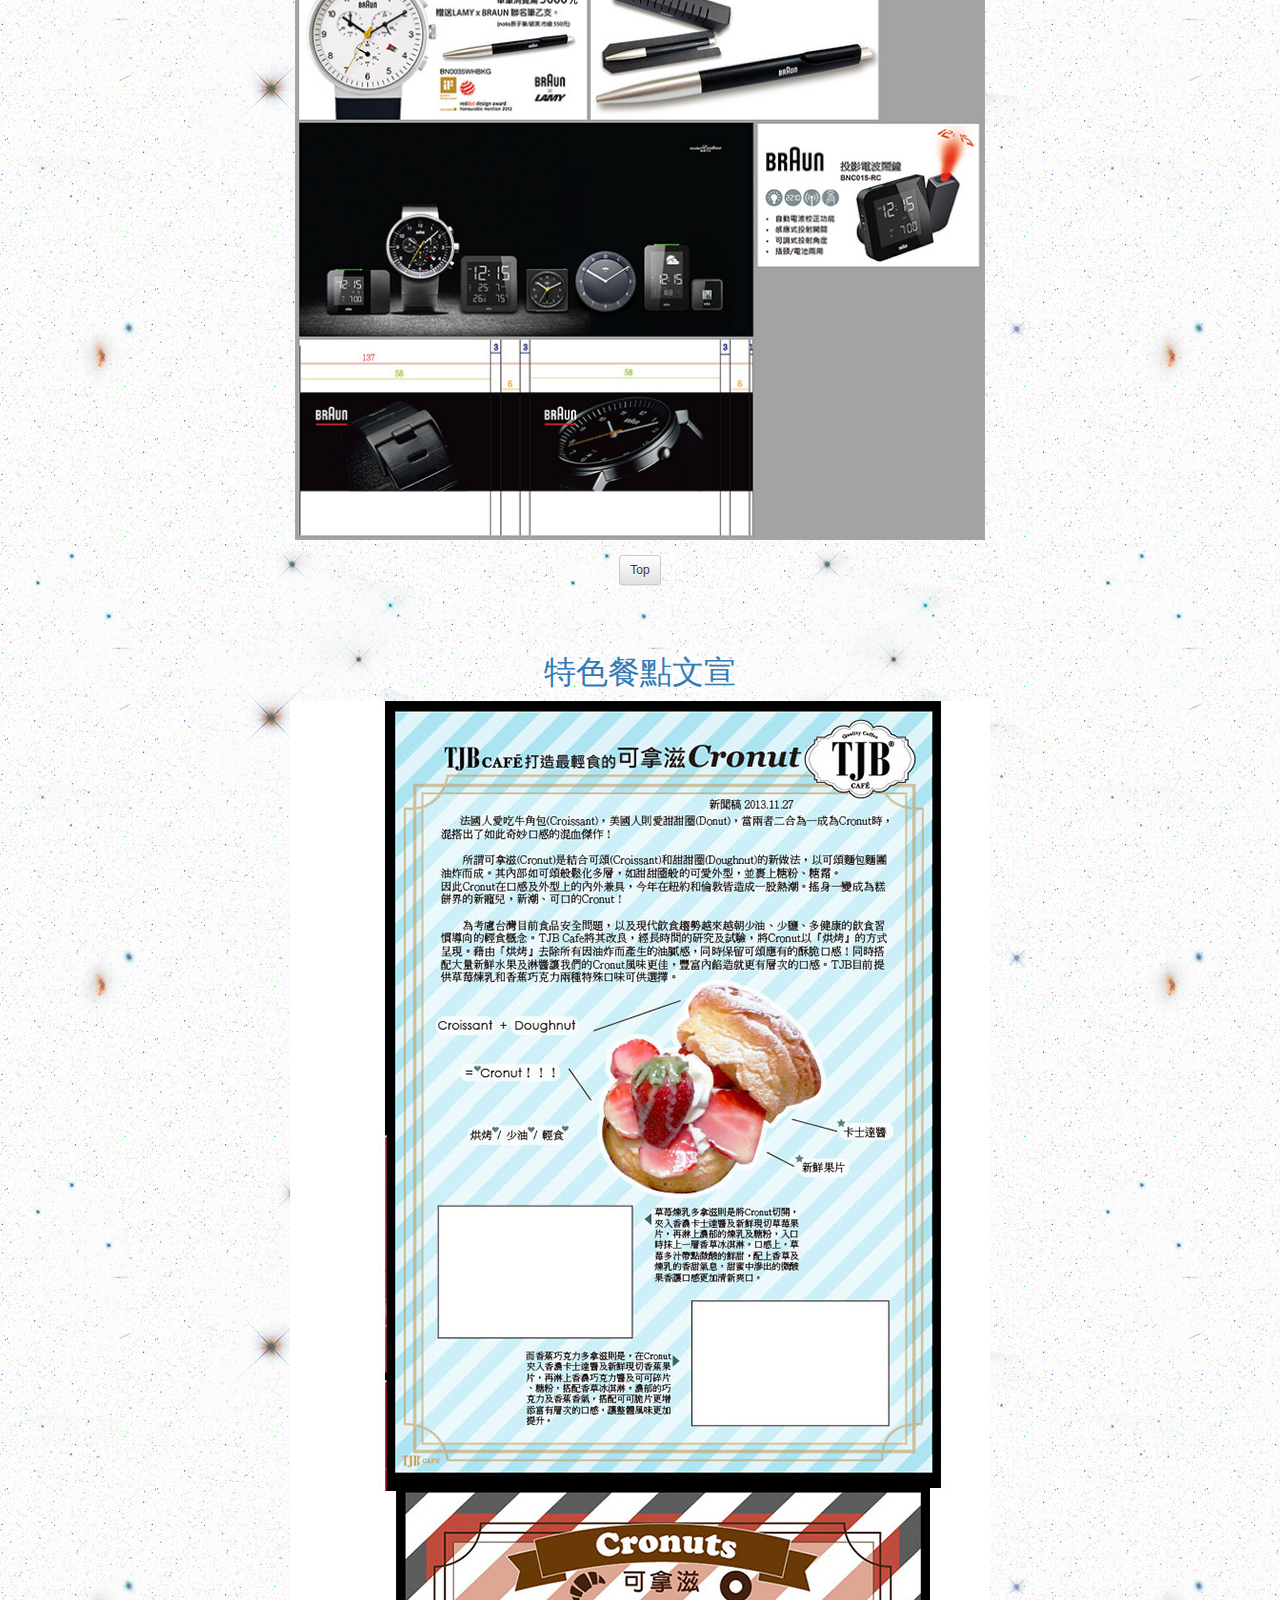
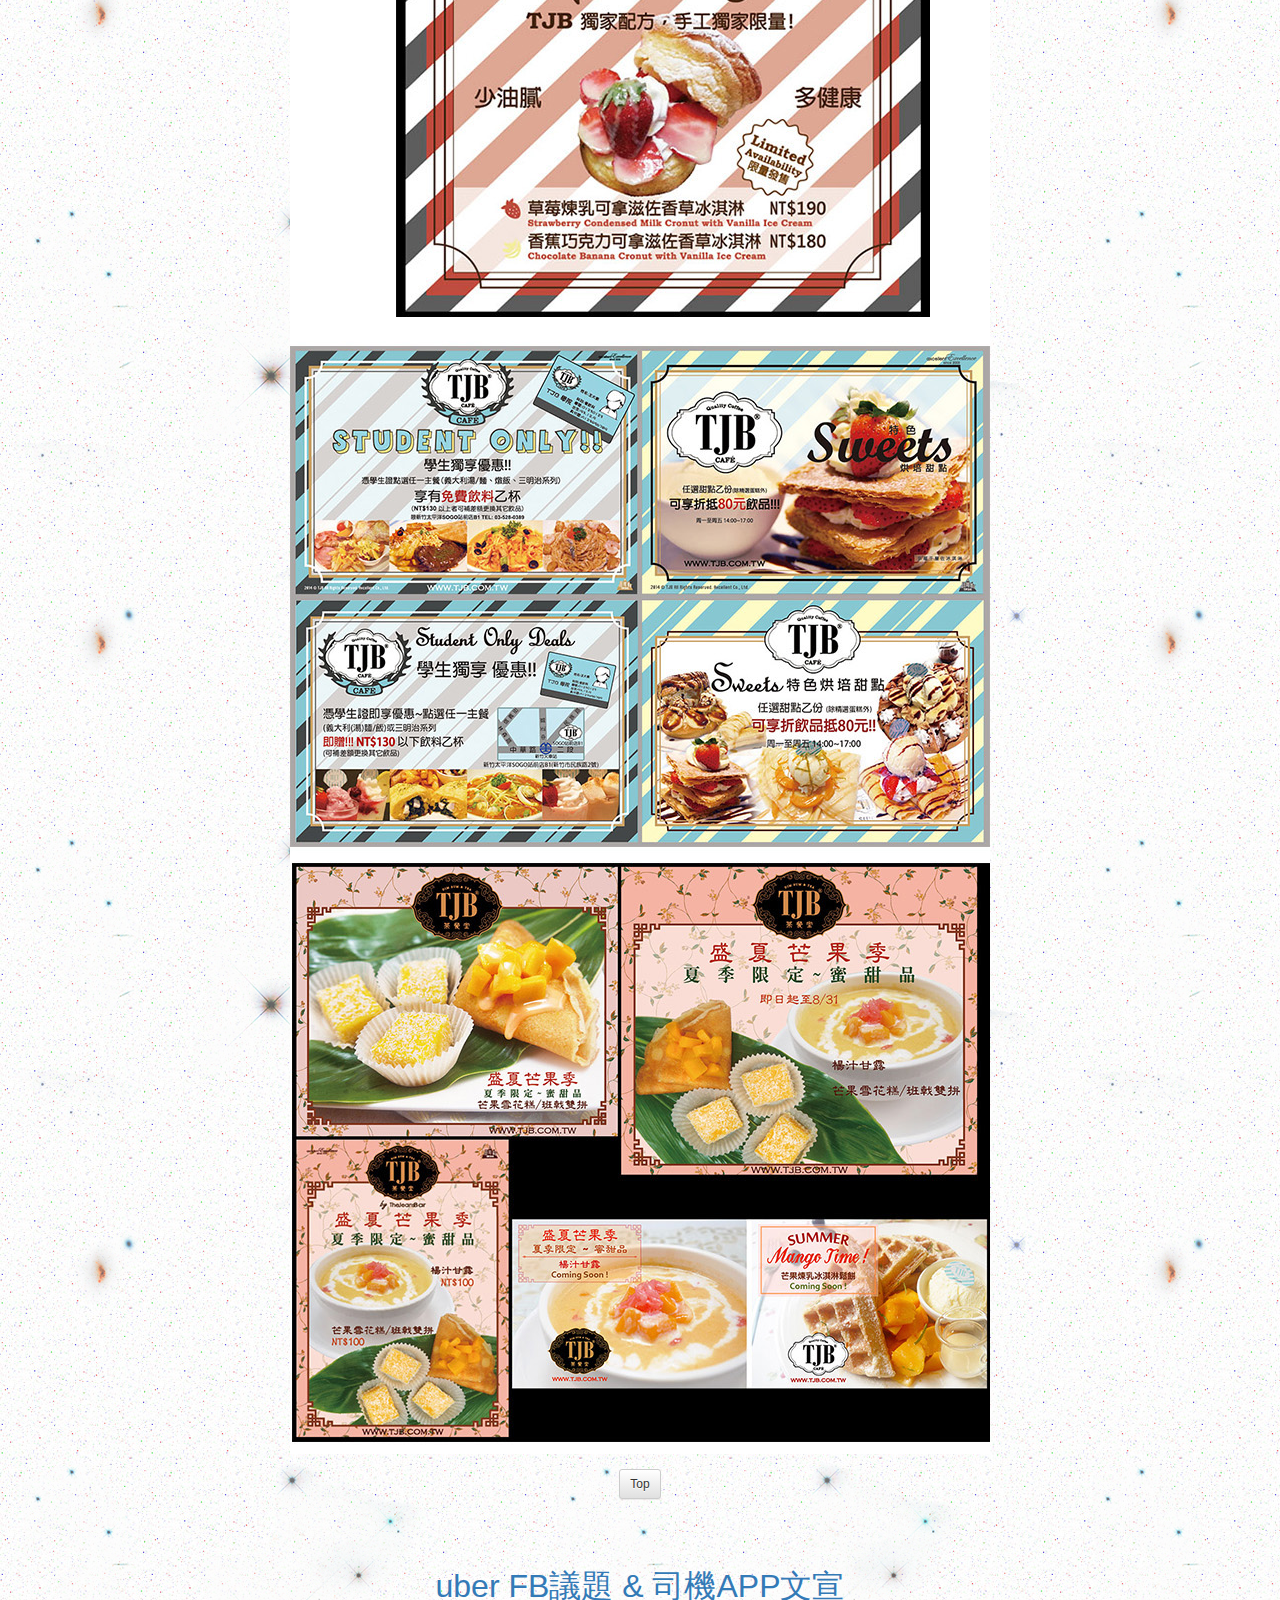
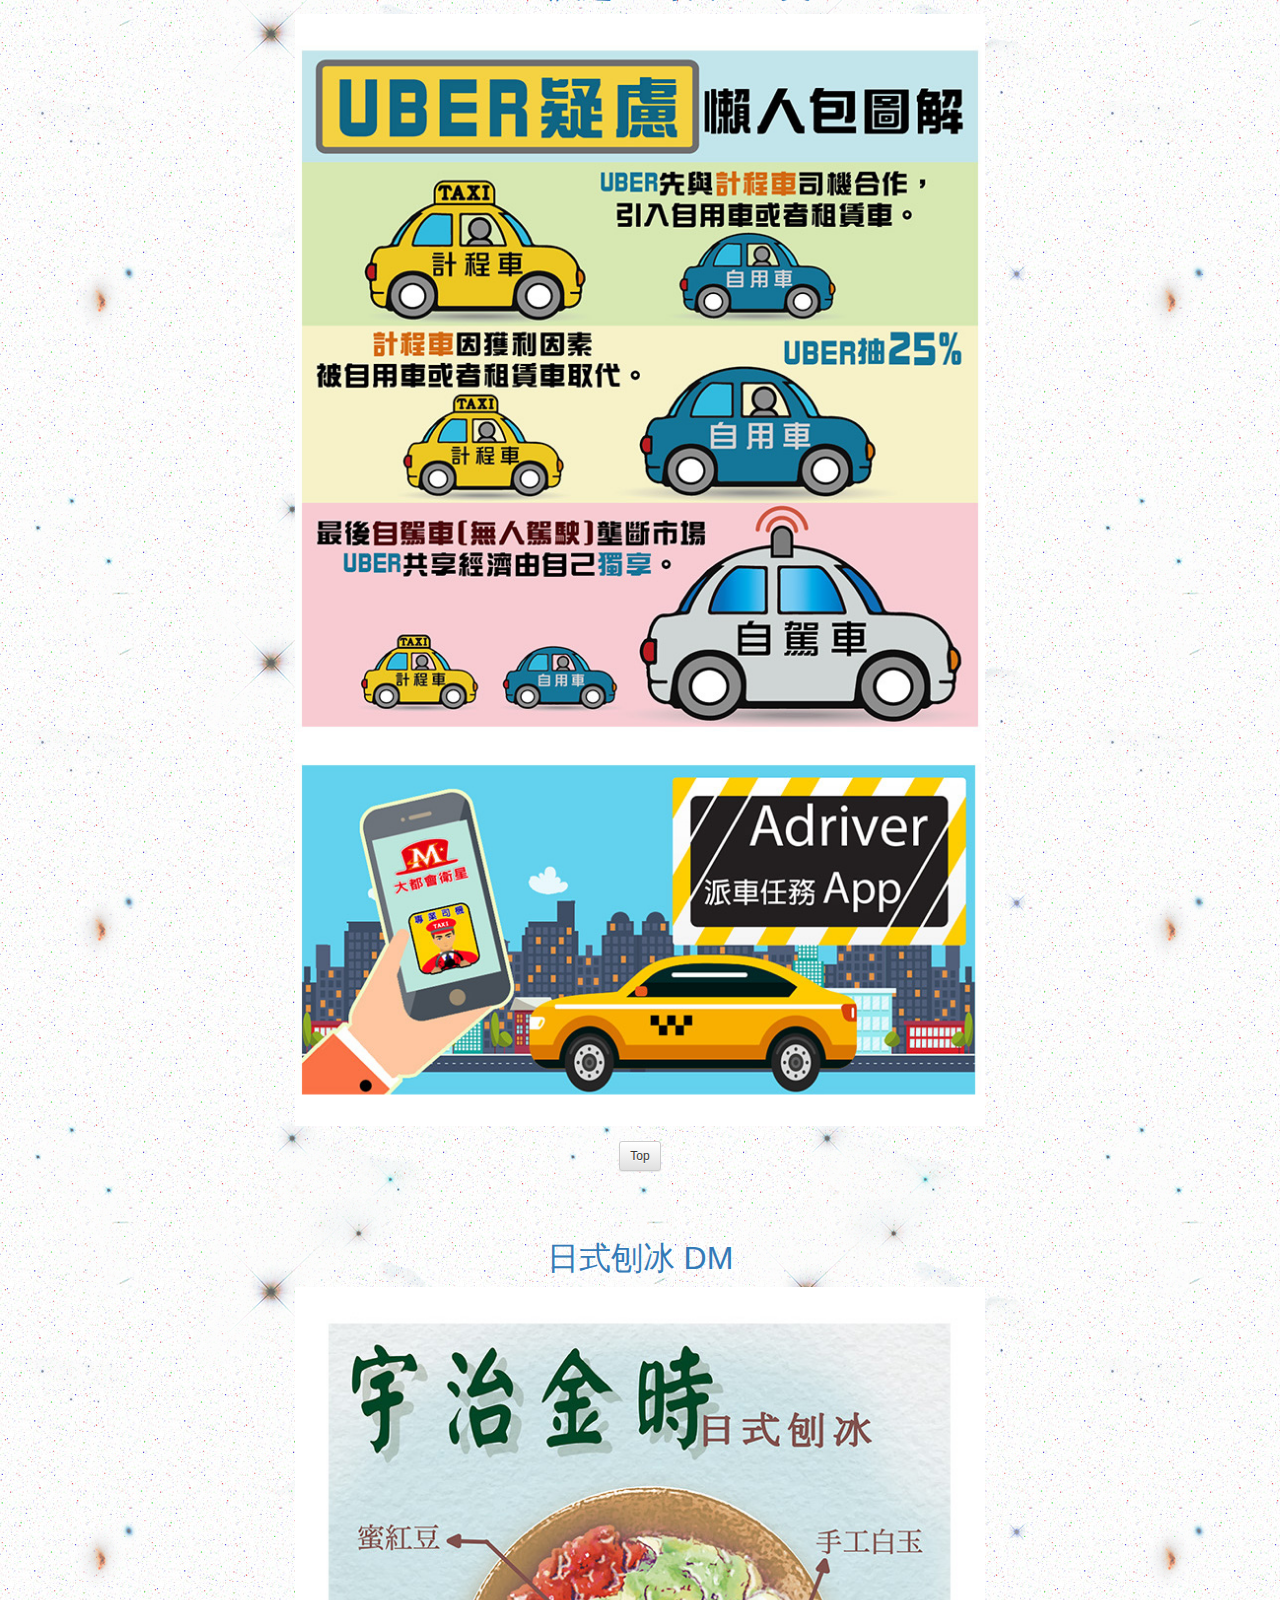
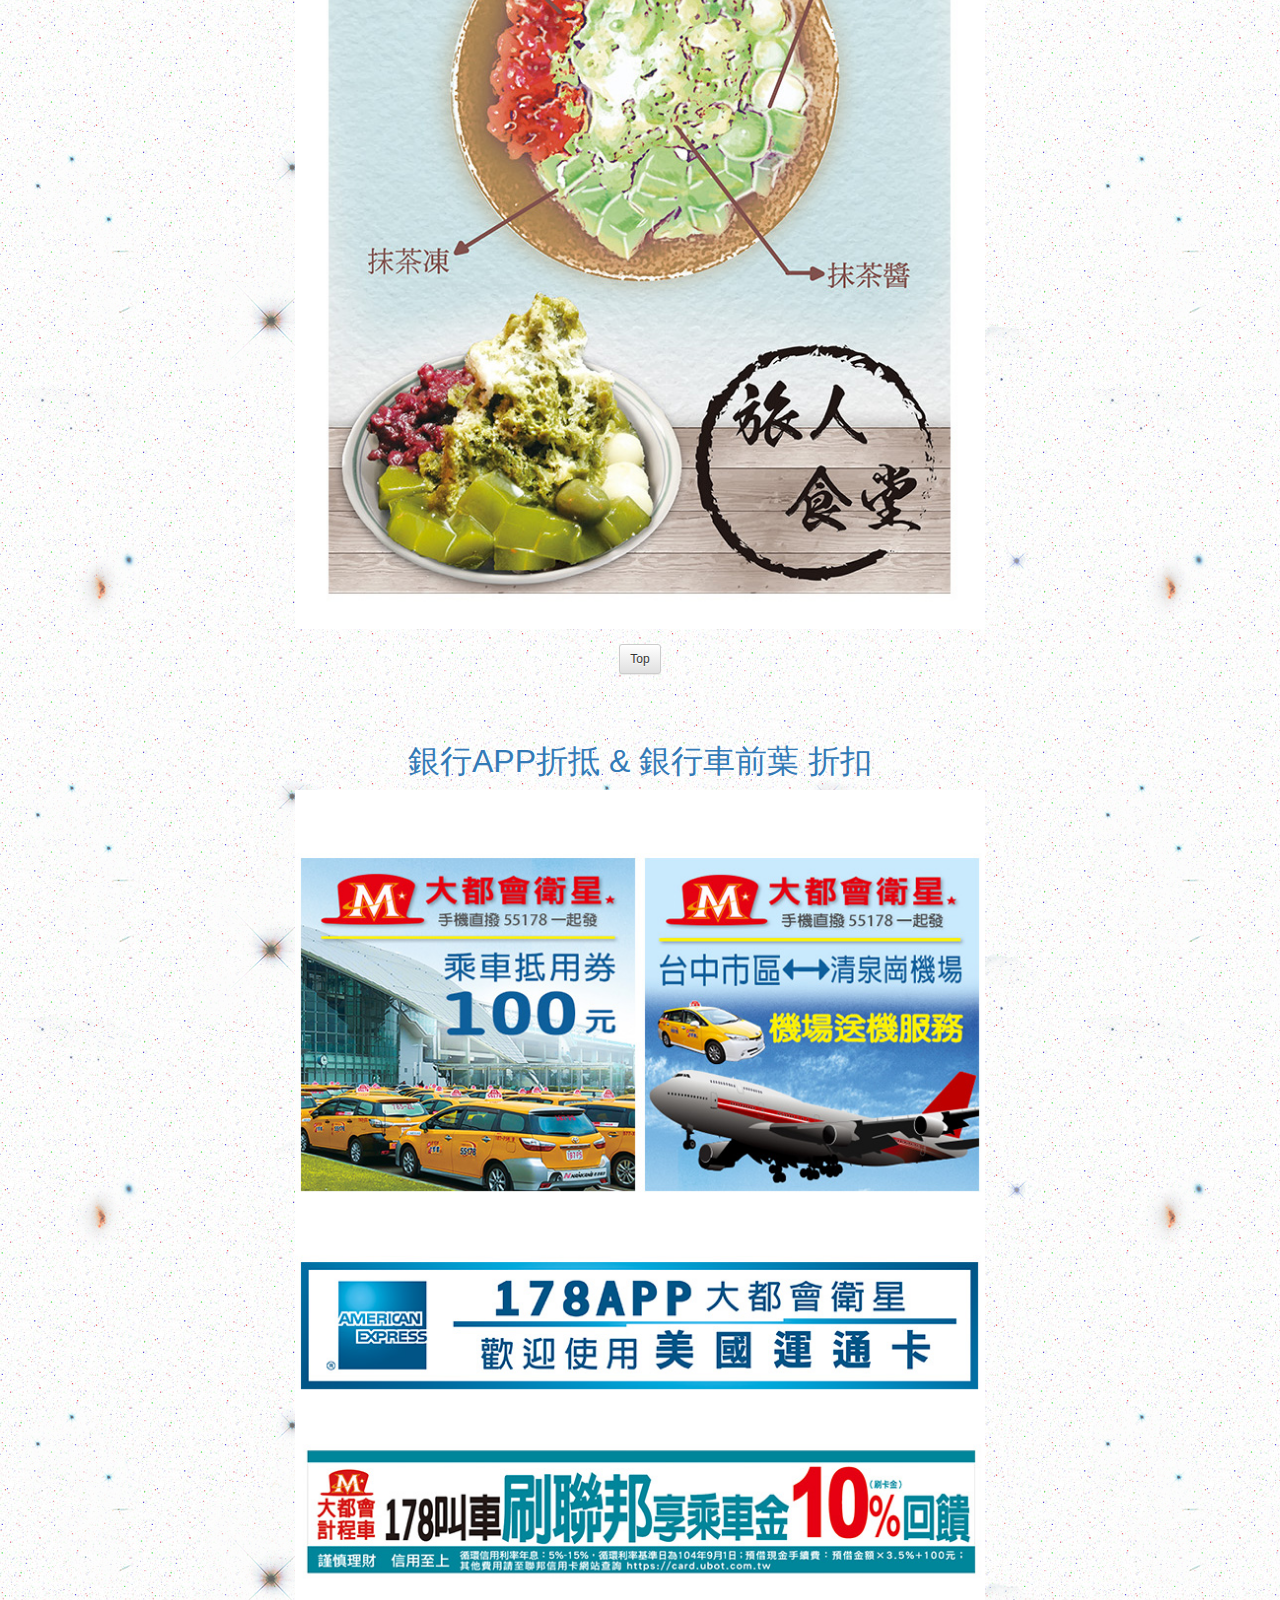
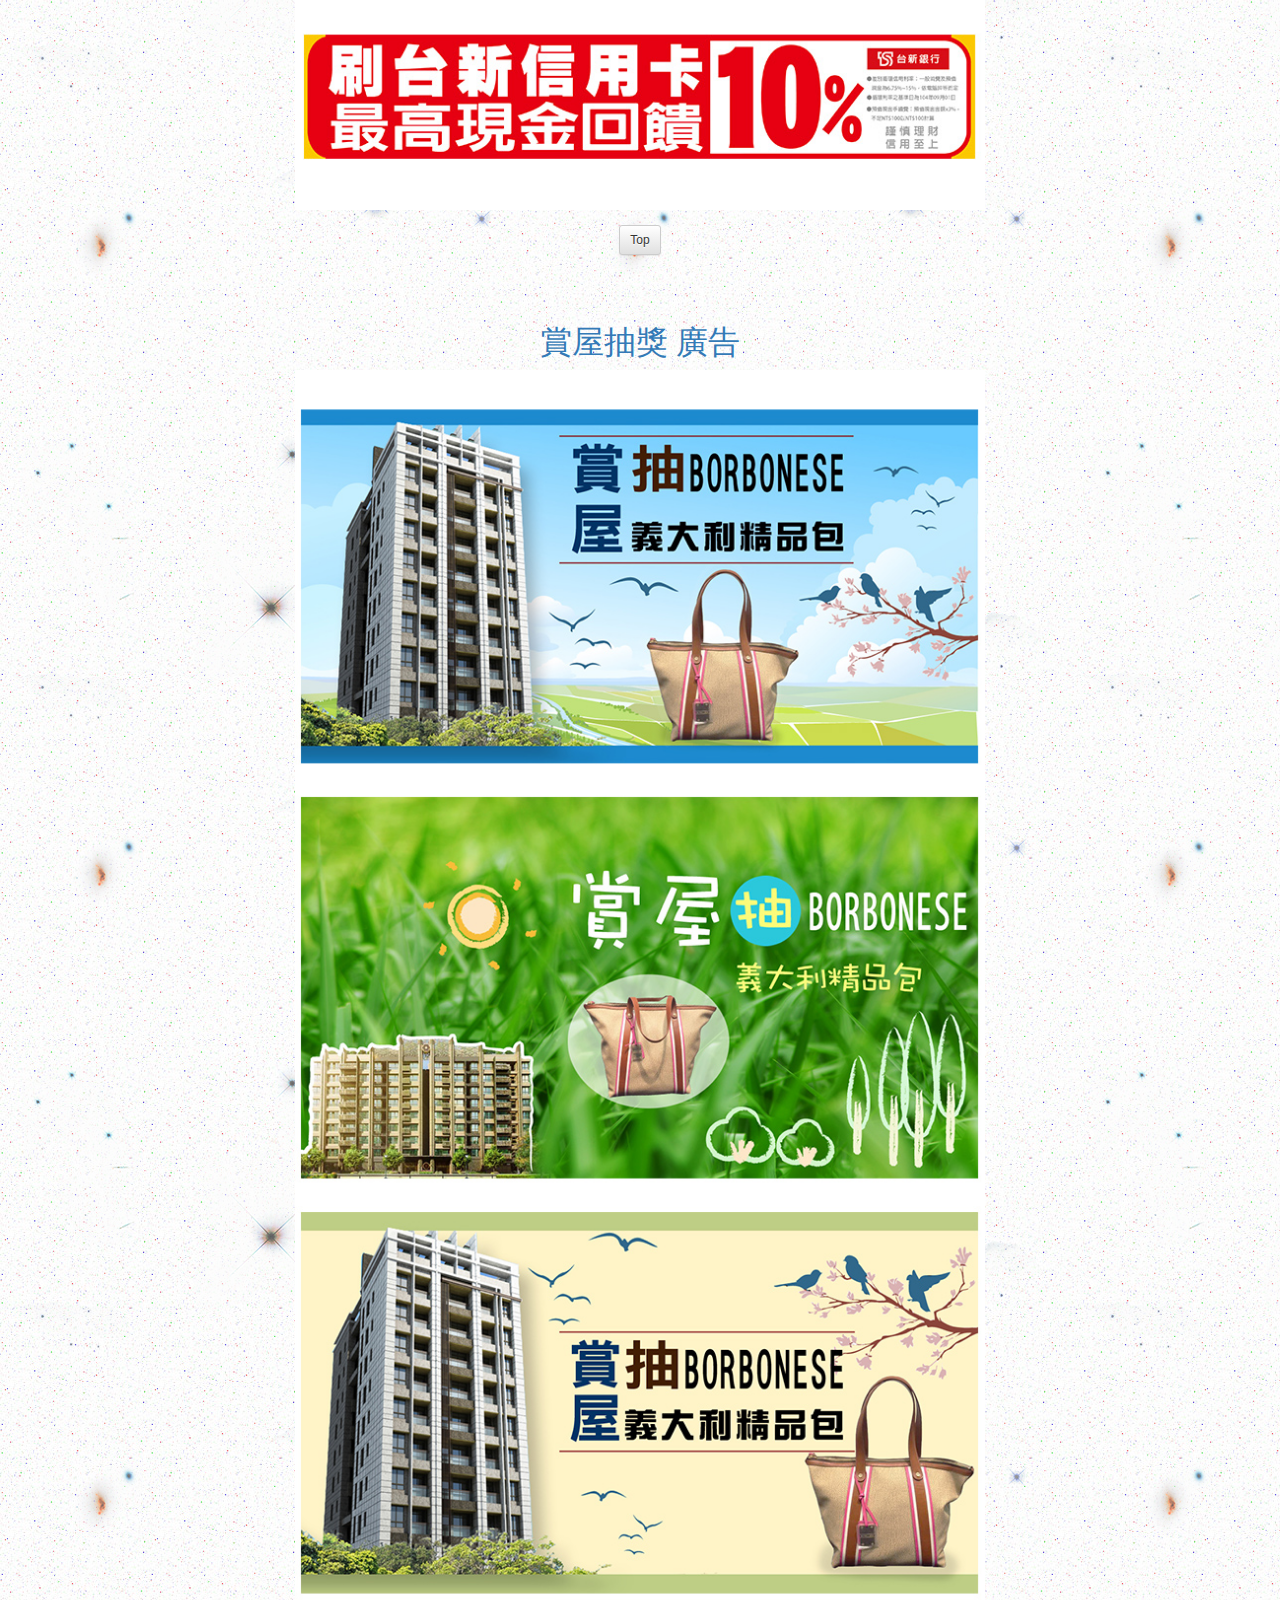
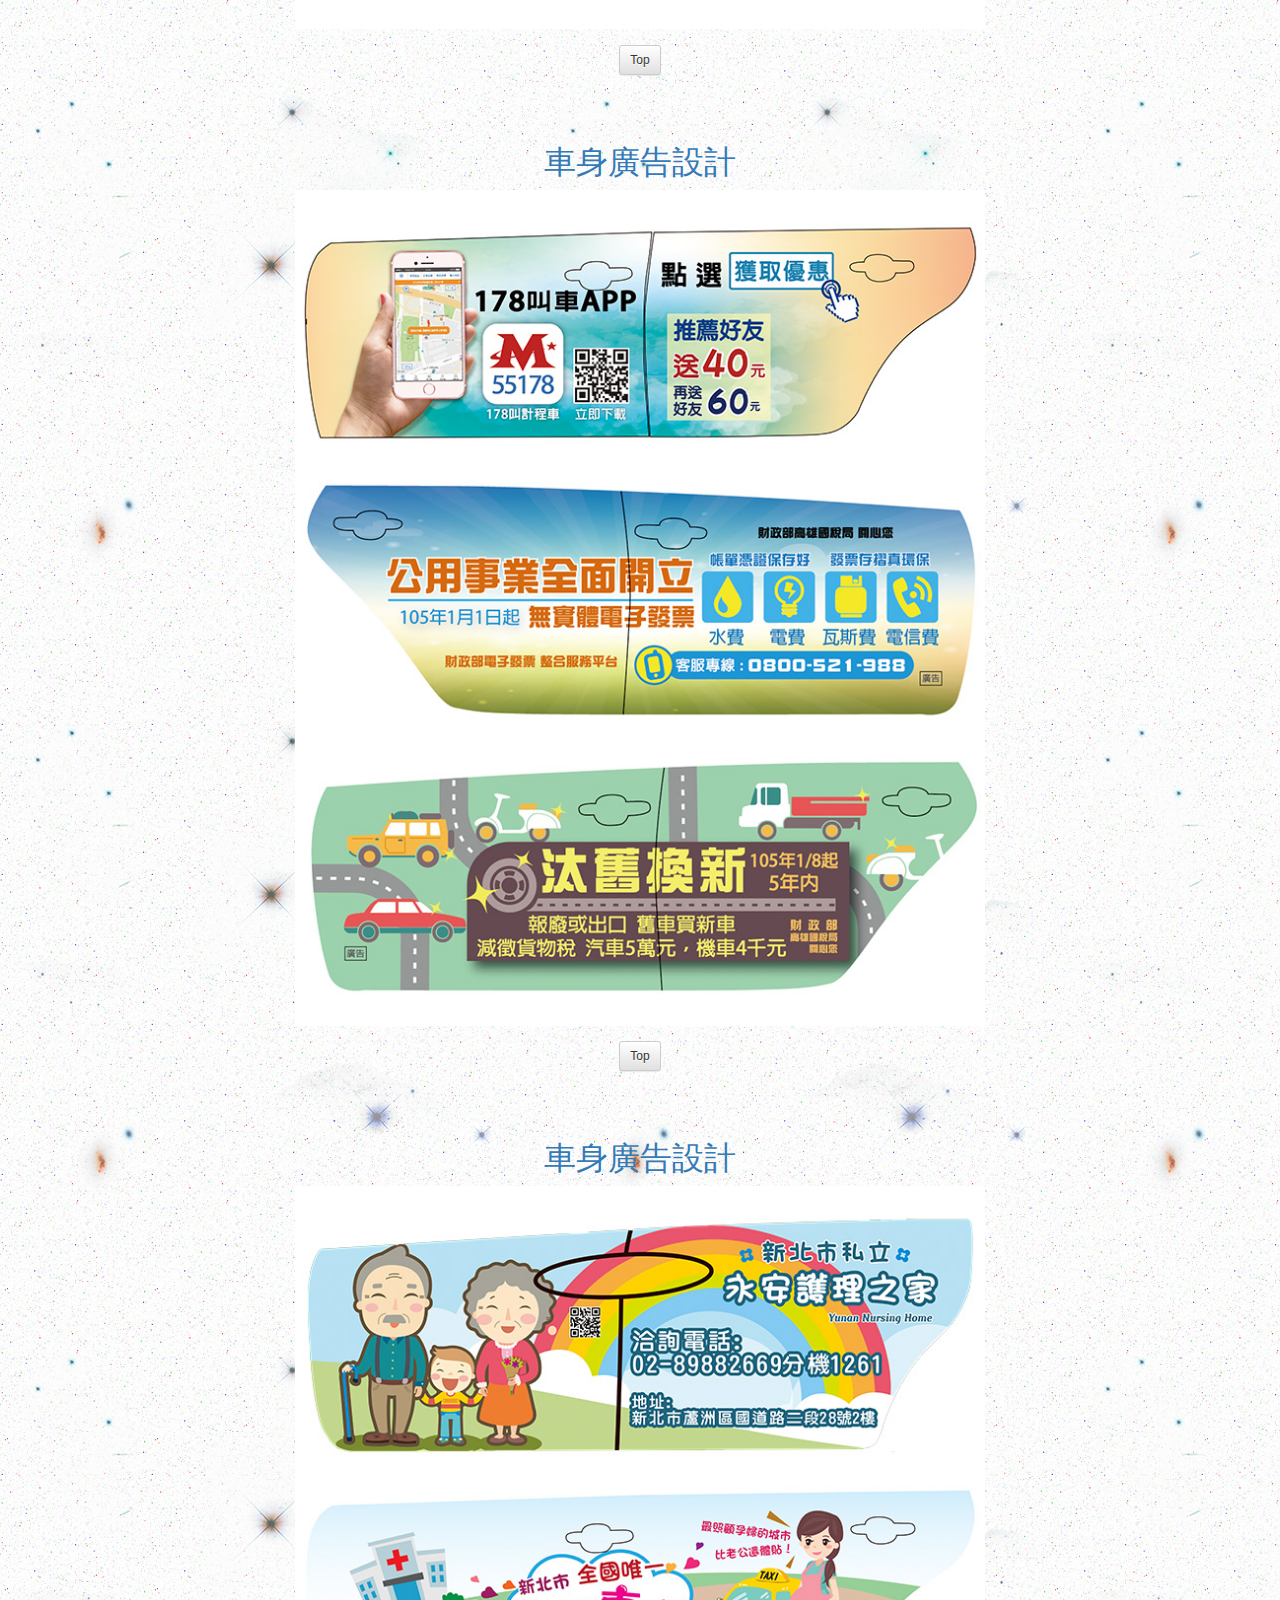
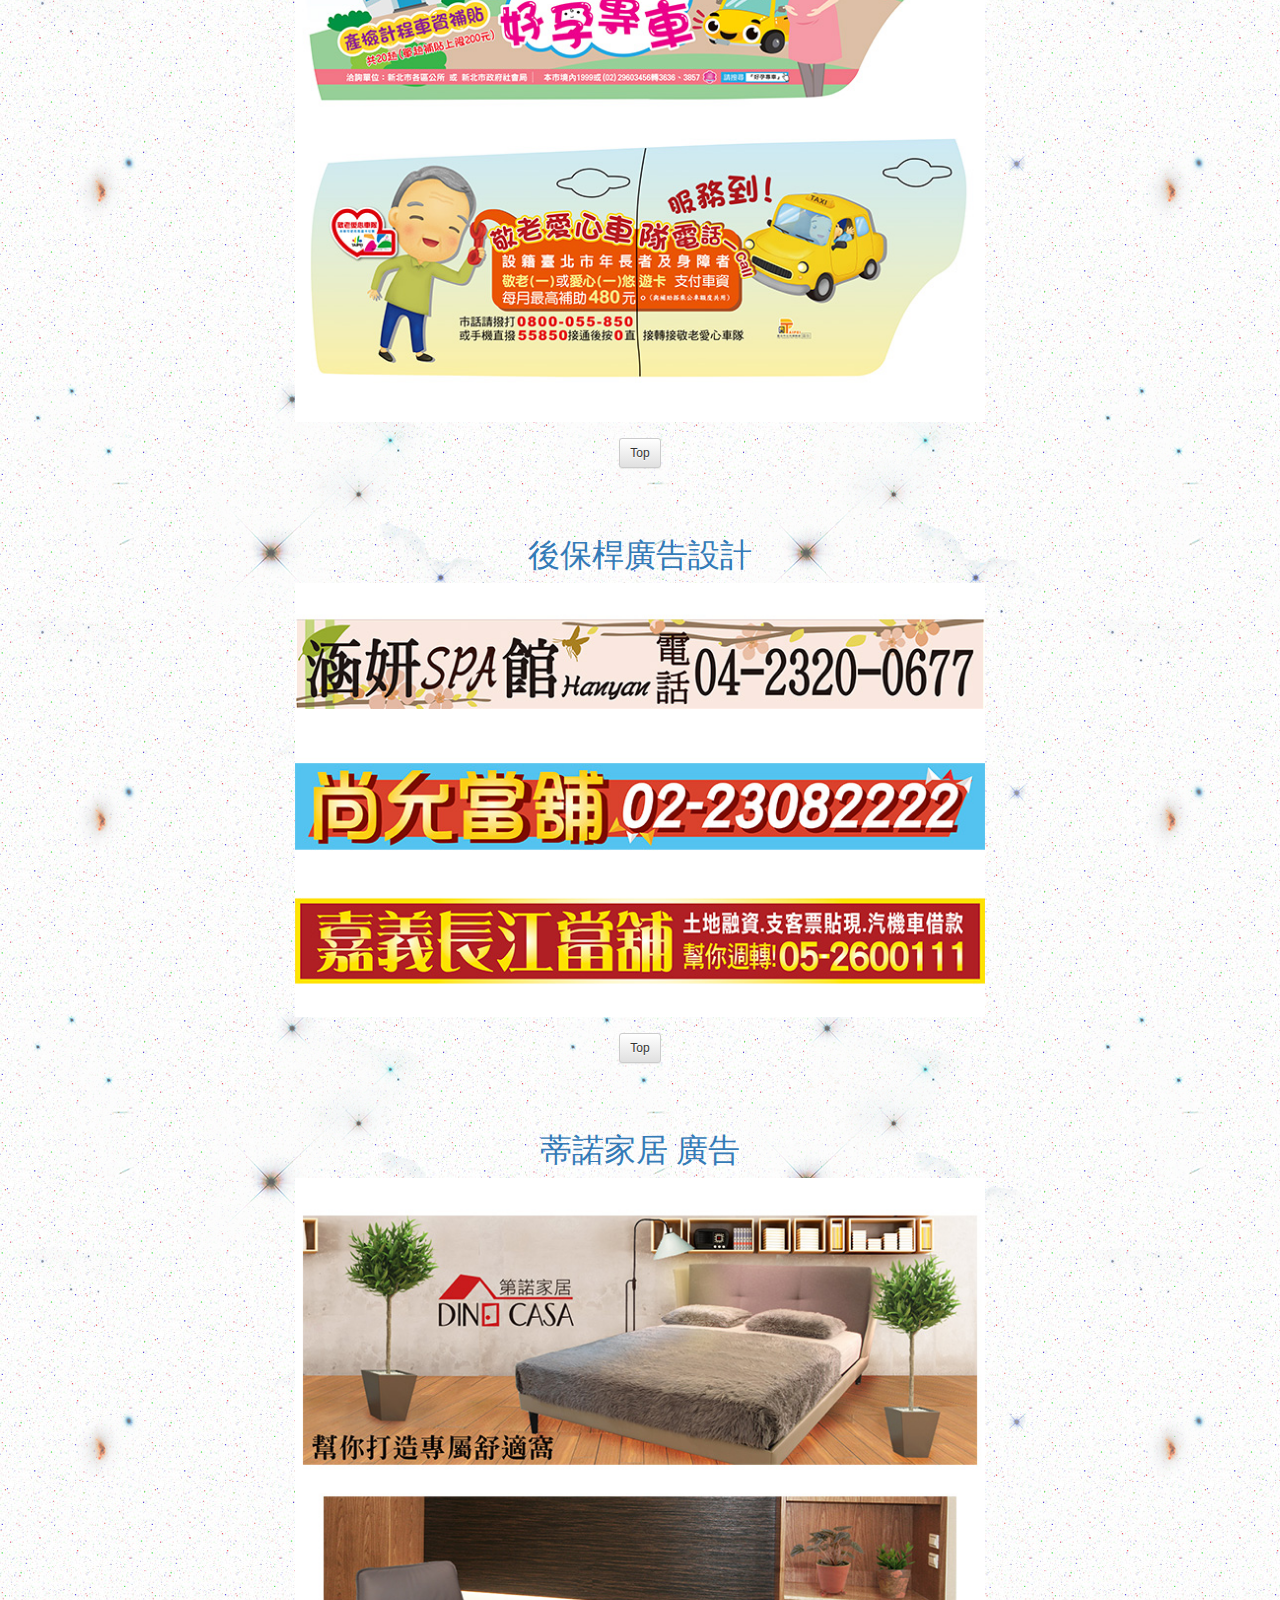
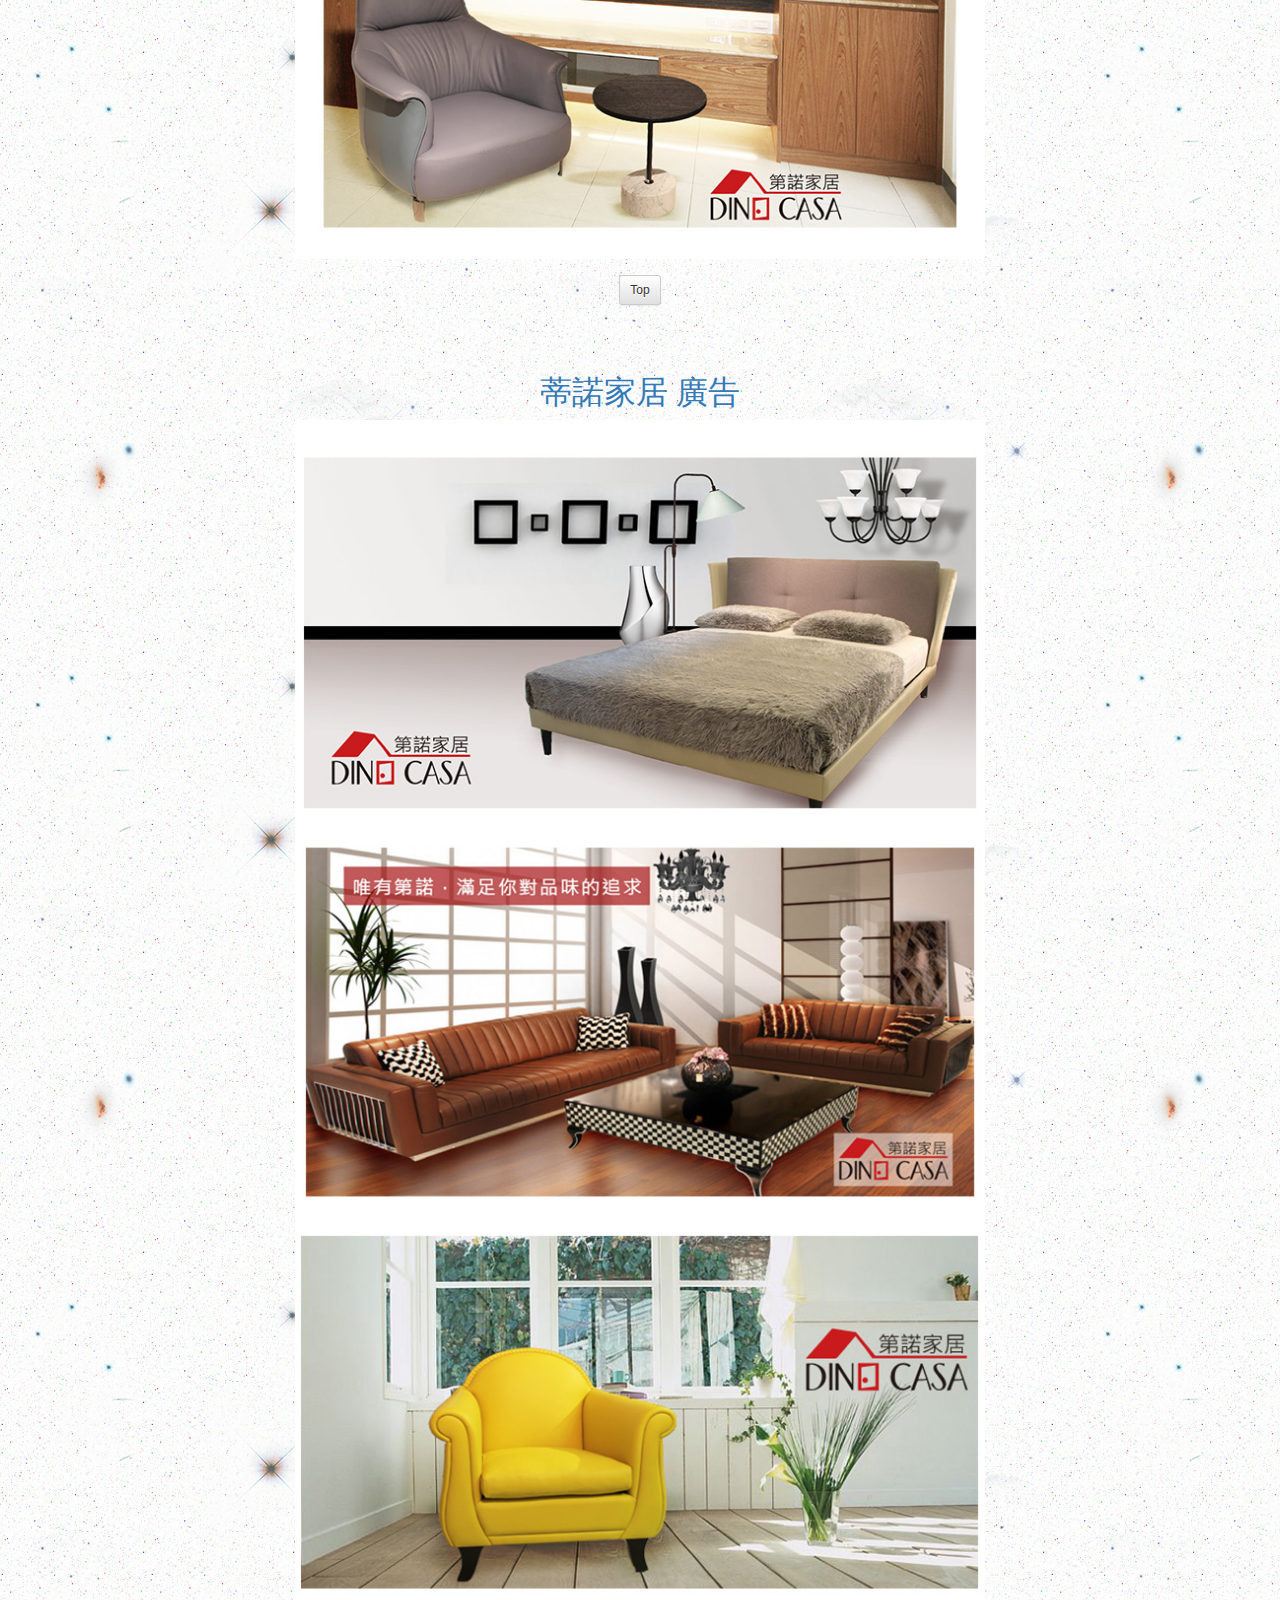
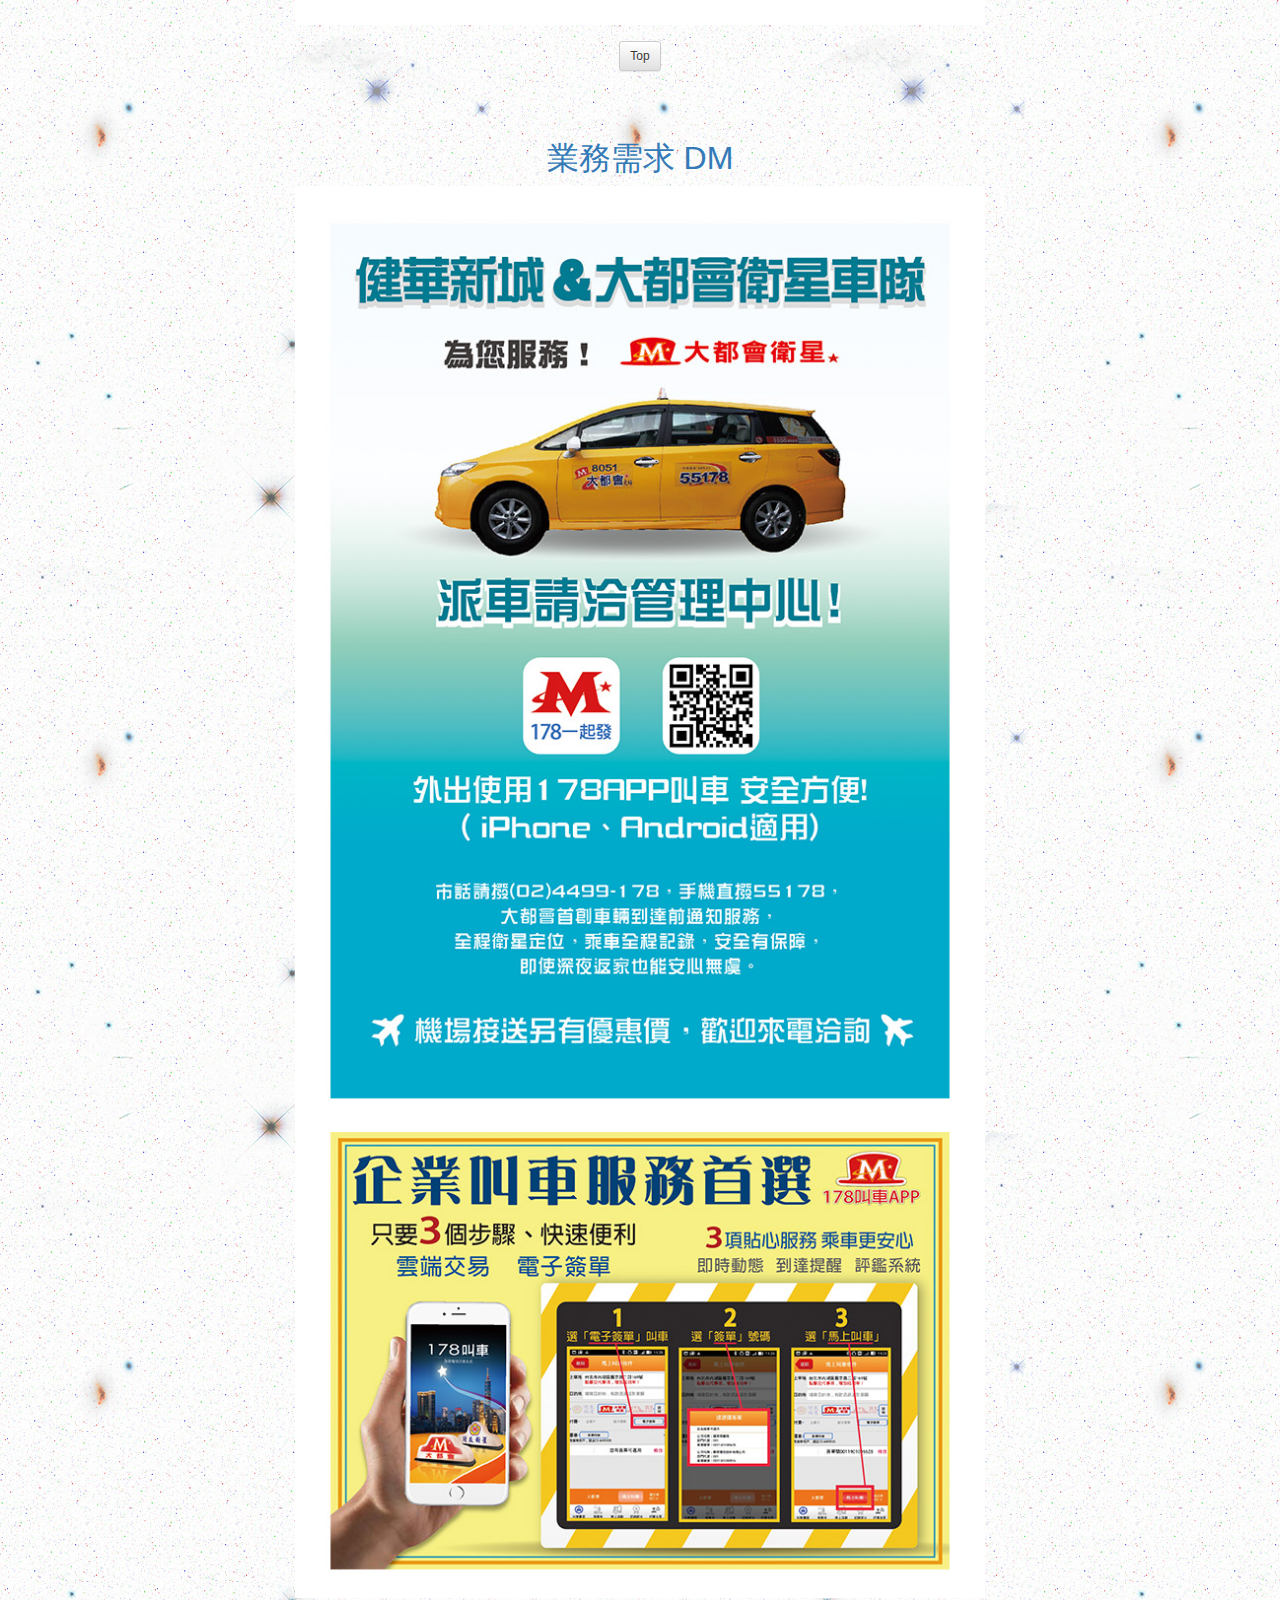
<file: ad.html>
<!doctype html>
<html>
<head>
<meta charset="utf-8">
<meta http-equiv="X-UA-Compatible" content="IE=edge">
<meta name="viewport" content="width=device-width, initial-scale=1.0">
<title>-Being- Ming's Porfolio</title>
<link href="css/bootstrap.css" rel="stylesheet" type="text/css">
	<link rel="stylesheet" href="css/bootstrap.min.css">
	<link rel="stylesheet" href="css/bootstrap-theme.min.css">
	<link rel="stylesheet" href="css/being-theme.css">
	
	
<style>
body{
	
　

; 		background-image: url(images/bg.jpg);
	background-repeat: repeat;
}    

	@media (min-width: 300px) and (max-width: 1000px) {
  .rwdtxt {
   font-size: calc(1.5rem + (1.5-1.4) * ((100vw - 300px) / (1000 - 300)));
  color:#546980;
  }
}
@media (min-width: 1000px) {
  .rwdtxt {
     font-size: 1.6rem;
     color:#546980;
  }
body,td,th,input,button,select,textarea {
	font-family: "Helvetica Neue", Helvetica, Arial, "微軟正黑體", "微?雅黑", "????", "?? ??", sans-serif;
	font-size:108%;
	color: #515151;
}
	h1,h2,h3,h4,h5,h6{  font-family: "Helvetica Neue", Helvetica, Arial,  "微軟正黑體", "微?雅黑", "????", "?? ??", sans-serif;  }
h1 {
	
	font-size: 45px;
}
h2 {
	
	font-size: 32px;
}
</style>
<style>	
	
	a:link {
	color: #515151;
	text-decoration: none;
}
a:hover {
	color: #337ab7;
	text-decoration: none;
}
a:visited {
	text-decoration: none;
}
a:active {
	text-decoration: none;
}
</style>
<!-- HTML5 shim and Respond.js for IE8 support of HTML5 elements and media queries -->
<!-- WARNING: Respond.js doesn't work if you view the page via file:// -->
<!--[if lt IE 9]>
<script src="https://oss.maxcdn.com/html5shiv/3.7.2/html5shiv.min.js"></script>
<script src="https://oss.maxcdn.com/respond/1.4.2/respond.min.js"></script>
<![endif]-->
	
</head>

<body>
	
		 
	  
	<div class="affix scroll-home col-md-2 col-lg-2 col-xs-4 col-sm-3 pull-left" data-spy="affix" class="test">
<a href="ad_activity.html"><h5>Back to... <span class="glyphicon glyphicon-globe"></span></h5><img src="images/waterbear.png" alt="Placeholder image" class="img-responsive"></a>
	</div>
	  
<div class="container-fluid">
	<div class="row" id="top">
		
		<div class="col-lg-12 container-sky">
</div>

	 
 <h1 class="text-primary text-center"><br>Ad</h1>
		
		 <div class="col-lg-12 being-main">
		
      <div id="carousel1" class="carousel slide" data-ride="carousel">
        
        <div class="carousel-inner" role="listbox">
		
			  <div class="item active"><a href="#ad27"><img src="ad_activity/ad27.jpg" alt="First slide image" width="273" height="499" class="center-block"></a>
            <div class="carousel-caption hidden-xs hidden-sm">
              <a href="#ad27">
              <h3>代理品牌文宣</h3>
            </a>            </div>
          </div>
			
			<div class="item"><a href="#ad28"><img src="ad_activity/ad28.jpg" alt="First slide image" width="147" height="494" class="center-block"></a>
            <div class="carousel-caption hidden-xs hidden-sm">
              <a href="#ad28">
              <h3>特色&季節性餐點文宣</h3>
            </a>            </div>
          </div>
			
          <div class="item"><a href="#ad1"><img src="ad_activity/ad1.jpg" alt="First slide image" width="308" height="500" class="center-block"></a>
            <div class="carousel-caption hidden-xs hidden-sm">
              <a href="#ad1">
              <h3>uber FB議題 & 司機APP文宣</h3>
            </a>            </div>
          </div>
          <div class="item"><a href="#ad2"><img src="ad_activity/ad2.jpg" alt="Second slide image" width="364" height="500" class="center-block"></a>
            <div class="carousel-caption hidden-xs hidden-sm">
              <h3><a href="#ad2">日式刨冰 DM</a></h3>
             
            </div>
          </div>
			<div class="item"><a href="#ad3"><img src="ad_activity/ad3.jpg" alt="Second slide image" width="336" height="500" class="center-block"></a>
            <div class="carousel-caption hidden-xs hidden-sm">
              <h3><a href="#ad3">銀行APP折抵 & 銀行車前葉 折扣</a></h3>
             
            </div>
          </div>
			<div class="item"><a href="#ad4"><img src="ad_activity/ad4.jpg" alt="Second slide image" width="273" height="500" class="center-block"></a>
            <div class="carousel-caption hidden-xs hidden-sm">
              <h3><a href="#ad4">賞屋抽獎 廣告</a></h3>
             
            </div>
          </div>
			<div class="item"><a href="#ad5"><img src="ad_activity/ad5.jpg" alt="Second slide image" width="413" height="500" class="center-block"></a>
            <div class="carousel-caption hidden-xs hidden-sm">
              <h3><a href="#ad5">車身廣告設計</a></h3>
             
            </div>
          </div>
			<div class="item"><a href="#ad6"><img src="ad_activity/ad6.jpg" alt="Second slide image" width="413" height="500" class="center-block"></a>
            <div class="carousel-caption hidden-xs hidden-sm">
              <h3><a href="#ad6">車身廣告設計</a></h3>
             
            </div>
          </div>
			<div class="item"><a href="#ad7"><img src="ad_activity/ad7.jpg" alt="Second slide image" width="700" height="441" class="center-block"></a>
            <div class="carousel-caption hidden-xs hidden-sm">
              <h3><a href="#ad7">後保桿廣告設計</a></h3>
             
            </div>
          </div>
			<div class="item"><a href="#ad8"><img src="ad_activity/ad8.jpg" alt="Second slide image" width="504" height="500" class="center-block"></a>
            <div class="carousel-caption hidden-xs hidden-sm">
              <h3><a href="#ad8">蒂諾家居 廣告</a></h3>
             
            </div>
          </div>
			<div class="item"><a href="#ad9"><img src="ad_activity/ad9.jpg" alt="Second slide image" width="287" height="500" class="center-block"></a>
            <div class="carousel-caption hidden-xs hidden-sm">
              <h3><a href="#ad9">蒂諾家居 廣告</a></h3>
             
            </div>
          </div>
			<div class="item"><a href="#ad10"><img src="ad_activity/ad10.jpg" alt="Second slide image" width="245" height="500" class="center-block"></a>
            <div class="carousel-caption hidden-xs hidden-sm">
              <h3><a href="#ad10">業務需求 DM</a></h3>
             
            </div>
          </div>
			<div class="item"><a href="#ad11"><img src="ad_activity/ad11.jpg" alt="Second slide image" width="469" height="500" class="center-block"></a>
            <div class="carousel-caption hidden-xs hidden-sm">
              <h3><a href="#ad11">eneos 車身後保桿廣告</a></h3>
             
            </div>
          </div>
			<div class="item"><a href="#ad12"><img src="ad_activity/ad12.jpg" alt="Second slide image" width="378" height="500" class="center-block"></a>
            <div class="carousel-caption hidden-xs hidden-sm">
              <h3><a href="#ad12">赫里亞沙發 活動廣告</a></h3>
             
            </div>
          </div>
			<div class="item"><a href="#ad13"><img src="ad_activity/ad13.jpg" alt="Second slide image" width="399" height="500" class="center-block"></a>
            <div class="carousel-caption hidden-xs hidden-sm">
              <h3><a href="#ad13">赫里亞沙發 FB文宣</a></h3>
             
            </div>
          </div>
			<div class="item"><a href="#ad14"><img src="ad_activity/ad14.jpg" alt="Second slide image" width="455" height="500" class="center-block"></a>
            <div class="carousel-caption hidden-xs hidden-sm">
              <h3><a href="#ad14">赫里亞沙發 FB節日文宣</a></h3>
             
            </div>
          </div>
			<div class="item"><a href="#ad15"><img src="ad_activity/ad15.jpg" alt="Second slide image" width="259" height="500" class="center-block"></a>
            <div class="carousel-caption hidden-xs hidden-sm">
              <h3><a href="#ad15">草本嘉德 FB體驗活動</a></h3>
             
            </div>
          </div>
			<div class="item"><a href="#ad16"><img src="ad_activity/ad16.jpg" alt="Second slide image" width="210" height="500" class="center-block"></a>
            <div class="carousel-caption hidden-xs hidden-sm">
              <h3><a href="#ad16">草本嘉德 FB問答活動</a></h3>
             
            </div>
          </div>
			<div class="item"><a href="#ad17"><img src="ad_activity/ad17.jpg" alt="Second slide image" width="700" height="500" class="center-block"></a>
            <div class="carousel-caption hidden-xs hidden-sm">
              <h3><a href="#ad17">草本嘉德 PChome活動</a></h3>
             
            </div>
          </div>
			<div class="item"><a href="#ad18"><img src="ad_activity/ad18.jpg" alt="Second slide image" width="336" height="500" class="center-block"></a>
            <div class="carousel-caption hidden-xs hidden-sm">
              <h3><a href="#ad18">草本嘉德 活動廣告</a></h3>
             
            </div>
          </div>
			<div class="item"><a href="#ad19"><img src="ad_activity/ad19.jpg" alt="Second slide image" width="448" height="500" class="center-block"></a>
            <div class="carousel-caption hidden-xs hidden-sm">
              <h3><a href="#ad19">關東旗 & 旅遊APP 廣告</a></h3>
             
            </div>
          </div>
			<div class="item"><a href="#ad20"><img src="ad_activity/ad20.jpg" alt="Second slide image" width="434" height="500" class="center-block"></a>
            <div class="carousel-caption hidden-xs hidden-sm">
              <h3><a href="#ad20">大都會 FB青年節文宣</a></h3>
             
            </div>
          </div>
			<div class="item"><a href="#ad21"><img src="ad_activity/ad21.jpg" alt="Second slide image" width="413" height="500" class="center-block"></a>
            <div class="carousel-caption hidden-xs hidden-sm">
              <h3><a href="#ad21">大都會 FB節日文宣</a></h3>
             
            </div>
          </div>
			<div class="item"><a href="#ad22"><img src="ad_activity/ad22.jpg" alt="Second slide image" width="546" height="500" class="center-block"></a>
            <div class="carousel-caption hidden-xs hidden-sm">
              <h3><a href="#ad22">新光人壽 廣告</a></h3>
             
            </div>
          </div>
			<div class="item"><a href="#ad23"><img src="ad_activity/ad23.jpg" alt="Second slide image" width="315" height="500" class="center-block"></a>
            <div class="carousel-caption hidden-xs hidden-sm">
              <h3><a href="#ad23">高慶全 車身廣告</a></h3>
             
            </div>
          </div>
			<div class="item"><a href="#ad24"><img src="ad_activity/ad24.jpg" alt="Second slide image" width="266" height="500" class="center-block"></a>
            <div class="carousel-caption hidden-xs hidden-sm">
              <h3><a href="#ad24">寮國投資 報紙廣告</a></h3>
             
            </div>
          </div>
			<div class="item"><a href="#ad25"><img src="ad_activity/ad25.jpg" alt="Second slide image" width="476" height="500" class="center-block"></a>
            <div class="carousel-caption hidden-xs hidden-sm">
              <h3><a href="#ad25">sienta 車身廣告規格</a></h3>
             
            </div>
          </div>
			<div class="item"><a href="#ad26"><img src="ad_activity/ad26.jpg" alt="Second slide image" width="434" height="500" class="center-block"></a>
            <div class="carousel-caption hidden-xs hidden-sm">
              <h3><a href="#ad26">遊藝場插卡 & 帆布廣告設計</a></h3>
             
            </div>
          </div>
			
        
			
			
        </div>
        <a class="left carousel-control" href="#carousel1" role="button" data-slide="prev"><span class="glyphicon glyphicon-chevron-left" aria-hidden="true"></span><span class="sr-only">Previous</span></a><a class="right carousel-control" href="#carousel1" role="button" data-slide="next"><span class="glyphicon glyphicon-chevron-right" aria-hidden="true"></span><span class="sr-only">Next</span></a></div>
 

	  	
      
	 
	 <div class="row star-bg">
	  
	   
		  
		  <div class="container">
		    <div class="row">
				<div class="col-md-12 p-img" id="ad27"><h2 class="text-primary text-center">品牌代理文宣</h2><img src="ad_activity/ad27.jpg" alt="Placeholder image" width="690" height="1117" class="img-responsive center-block">
		        <br><a href="#top">
		        <button type="button" class="btn btn-sm btn-default">Top</button></a>		      </div>
				
				<div class="col-md-12 p-img" id="ad28"><h2 class="text-primary text-center">特色餐點文宣</h2><img src="ad_activity/ad28.jpg" alt="Placeholder image" width="700" height="2353" class="img-responsive center-block">
		        <br><a href="#top">
		        <button type="button" class="btn btn-sm btn-default">Top</button></a>		      </div>
				
				
				
				
		
				
				
		      <div class="col-md-12 p-img" id="ad1"><h2 class="text-primary text-center">uber FB議題 & 司機APP文宣</h2><img src="ad_activity/ad1.jpg" alt="Placeholder image" width="690" height="1117" class="img-responsive center-block">
		        <br><a href="#top">
		        <button type="button" class="btn btn-sm btn-default">Top</button></a>		      </div>
				
			<div class="col-md-12 p-img" id="ad2"><h2 class="text-primary text-center">日式刨冰 DM</h2><img src="ad_activity/ad2.jpg" alt="Placeholder image" width="690" height="956" class="img-responsive center-block">
				<br><a href="#top">
		        <button type="button" class="btn btn-sm btn-default">Top</button></a></div>
					
			<div class="col-md-12 p-img" id="ad3"><h2 class="text-primary text-center">銀行APP折抵 & 銀行車前葉 折扣</h2><img src="ad_activity/ad3.jpg" alt="Placeholder image" width="690" height="1025" class="img-responsive center-block">
				<br><a href="#top">
		        <button type="button" class="btn btn-sm btn-default">Top</button></a></div>
			<div class="col-md-12 p-img" id="ad4"><h2 class="text-primary text-center">賞屋抽獎 廣告</h2><img src="ad_activity/ad4.jpg" alt="Placeholder image" width="690" height="1264" class="img-responsive center-block">
				<br><a href="#top">
		        <button type="button" class="btn btn-sm btn-default">Top</button></a></div>
			  <div class="col-md-12 p-img" id="ad5"><h2 class="text-primary text-center">車身廣告設計</h2><img src="ad_activity/ad5.jpg" alt="Placeholder image" width="690" height="840" class="img-responsive center-block">
				<br><a href="#top">
		        <button type="button" class="btn btn-sm btn-default">Top</button></a></div>
			  <div class="col-md-12 p-img" id="ad6"><h2 class="text-primary text-center">車身廣告設計</h2><img src="ad_activity/ad6.jpg" alt="Placeholder image" width="690" height="840" class="img-responsive center-block">
				<br><a href="#top">
		        <button type="button" class="btn btn-sm btn-default">Top</button></a></div>
			  <div class="col-md-12 p-img" id="ad7"><h2 class="text-primary text-center">後保桿廣告設計</h2><img src="ad_activity/ad7.jpg" alt="Placeholder image" width="690" height="437" class="img-responsive center-block">
				<br><a href="#top">
		        <button type="button" class="btn btn-sm btn-default">Top</button></a></div>
			  <div class="col-md-12 p-img" id="ad8"><h2 class="text-primary text-center">蒂諾家居 廣告</h2><img src="ad_activity/ad8.jpg" alt="Placeholder image" width="690" height="684" class="img-responsive center-block">
				<br><a href="#top">
		        <button type="button" class="btn btn-sm btn-default">Top</button></a></div>
			  <div class="col-md-12 p-img" id="ad9"><h2 class="text-primary text-center">蒂諾家居 廣告</h2><img src="ad_activity/ad9.jpg" alt="Placeholder image" width="690" height="1211" class="img-responsive center-block">
				<br><a href="#top">
		        <button type="button" class="btn btn-sm btn-default">Top</button></a></div>
			  <div class="col-md-12 p-img" id="ad10"><h2 class="text-primary text-center">業務需求 DM</h2><img src="ad_activity/ad10.jpg" alt="Placeholder image" width="690" height="1419" class="img-responsive center-block">
				<br><a href="#top">
		        <button type="button" class="btn btn-sm btn-default">Top</button></a></div>
			  <div class="col-md-12 p-img" id="ad11"><h2 class="text-primary text-center">eneos 車身後保桿廣告</h2><img src="ad_activity/ad11.jpg" alt="Placeholder image" width="690" height="737" class="img-responsive center-block">
				<br><a href="#top">
		        <button type="button" class="btn btn-sm btn-default">Top</button></a></div>
			  <div class="col-md-12 p-img" id="ad12"><h2 class="text-primary text-center">赫里亞沙發 活動廣告</h2><img src="ad_activity/ad12.jpg" alt="Placeholder image" width="690" height="916" class="img-responsive center-block">
				<br><a href="#top">
		        <button type="button" class="btn btn-sm btn-default">Top</button></a></div>
			  <div class="col-md-12 p-img" id="ad13"><h2 class="text-primary text-center">赫里亞沙發 FB文宣</h2><img src="ad_activity/ad13.jpg" alt="Placeholder image" width="690" height="871" class="img-responsive center-block">
				<br><a href="#top">
		        <button type="button" class="btn btn-sm btn-default">Top</button></a></div>
			  <div class="col-md-12 p-img" id="ad14"><h2 class="text-primary text-center">赫里亞沙發 FB節日文宣</h2><img src="ad_activity/ad14.jpg" alt="Placeholder image" width="690" height="759" class="img-responsive center-block">
				<br><a href="#top">
		        <button type="button" class="btn btn-sm btn-default">Top</button></a></div>
			  <div class="col-md-12 p-img" id="ad15"><h2 class="text-primary text-center">草本嘉德 FB體驗活動</h2><img src="ad_activity/ad15.jpg" alt="Placeholder image" width="690" height="1348" class="img-responsive center-block">
				<br><a href="#top">
		        <button type="button" class="btn btn-sm btn-default">Top</button></a></div>
			  <div class="col-md-12 p-img" id="ad16"><h2 class="text-primary text-center">草本嘉德 FB問答活動</h2><img src="ad_activity/ad16.jpg" alt="Placeholder image" width="690" height="1671" class="img-responsive center-block">
				<br><a href="#top">
		        <button type="button" class="btn btn-sm btn-default">Top</button></a></div>
			  <div class="col-md-12 p-img" id="ad17"><h2 class="text-primary text-center">草本嘉德 PChome活動</h2><img src="ad_activity/ad17.jpg" alt="Placeholder image" width="690" height="495" class="img-responsive center-block">
				<br><a href="#top">
		        <button type="button" class="btn btn-sm btn-default">Top</button></a></div>
			  <div class="col-md-12 p-img" id="ad18"><h2 class="text-primary text-center">草本嘉德 活動廣告</h2><img src="ad_activity/ad18.jpg" alt="Placeholder image" width="690" height="1041" class="img-responsive center-block">
				<br><a href="#top">
		        <button type="button" class="btn btn-sm btn-default">Top</button></a></div>
			  <div class="col-md-12 p-img" id="ad19"><h2 class="text-primary text-center">關東旗 & 旅遊APP 廣告</h2><img src="ad_activity/ad19.jpg" alt="Placeholder image" width="690" height="771" class="img-responsive center-block">
				<br><a href="#top">
		        <button type="button" class="btn btn-sm btn-default">Top</button></a></div>
			  <div class="col-md-12 p-img" id="ad20"><h2 class="text-primary text-center">大都會 FB青年節文宣</h2><img src="ad_activity/ad20.jpg" alt="Placeholder image" width="690" height="805" class="img-responsive center-block">
				<br><a href="#top">
		        <button type="button" class="btn btn-sm btn-default">Top</button></a></div>
			  <div class="col-md-12 p-img" id="ad21"><h2 class="text-primary text-center">大都會 FB節日文宣</h2><img src="ad_activity/ad21.jpg" alt="Placeholder image" width="690" height="844" class="img-responsive center-block">
				<br><a href="#top">
		        <button type="button" class="btn btn-sm btn-default">Top</button></a></div>
			  <div class="col-md-12 p-img" id="ad22"><h2 class="text-primary text-center">新光人壽 廣告</h2><img src="ad_activity/ad22.jpg" alt="Placeholder image" width="690" height="633" class="img-responsive center-block">
				<br><a href="#top">
		        <button type="button" class="btn btn-sm btn-default">Top</button></a></div>
			  <div class="col-md-12 p-img" id="ad23"><h2 class="text-primary text-center">高慶全 車身廣告</h2><img src="ad_activity/ad23.jpg" alt="Placeholder image" width="690" height="1105" class="img-responsive center-block">
				<br><a href="#top">
		        <button type="button" class="btn btn-sm btn-default">Top</button></a></div>
			  <div class="col-md-12 p-img" id="ad24"><h2 class="text-primary text-center">寮國投資 報紙廣告</h2><img src="ad_activity/ad24.jpg" alt="Placeholder image" width="690" height="1286" class="img-responsive center-block">
				<br><a href="#top">
		        <button type="button" class="btn btn-sm btn-default">Top</button></a></div>
			  <div class="col-md-12 p-img" id="ad25"><h2 class="text-primary text-center">sienta 車身廣告規格</h2><img src="ad_activity/ad25.jpg" alt="Placeholder image" width="690" height="729" class="img-responsive center-block">
				<br><a href="#top">
		        <button type="button" class="btn btn-sm btn-default">Top</button></a></div>
			  <div class="col-md-12 p-img" id="ad26"><h2 class="text-primary text-center">
</h2><img src="ad_activity/ad26.jpg" alt="Placeholder image" width="690" height="690" class="img-responsive center-block">
				<br><a href="#top">
		        <button type="button" class="btn btn-sm btn-default">Top</button></a></div>
				
	        </div>
		  </div>
	   
	   
       
	


     </div>  
      
	</div> 
  
  </div>
</div>
   
  
 
	
	<footer class="footer"><br><p>Portfolio of Ming 蔡明娟 | &copy; Copyright 2018 Ming Tsai.</p></footer>
	
	
	
<script src="jquery-3.3.1.min.js"></script>
	<script src="js/bootstrap.min.js"></script>
	<script>
$(function(){
    $('.test').affix({
        offset:{
            top:function(){
                return (this.top = $('header').outerHeight(true))
            }
        }
    }).on('affix.bs.affix',function(){
        $(this).html('我被固定在窗口頂部');
    }).on('affix-affix-top.bs.affix',function(){
        $(this).html('我正跟隨滾動條滾動');
    })
})    
</script>
	
	
</body>
</html>
</file>
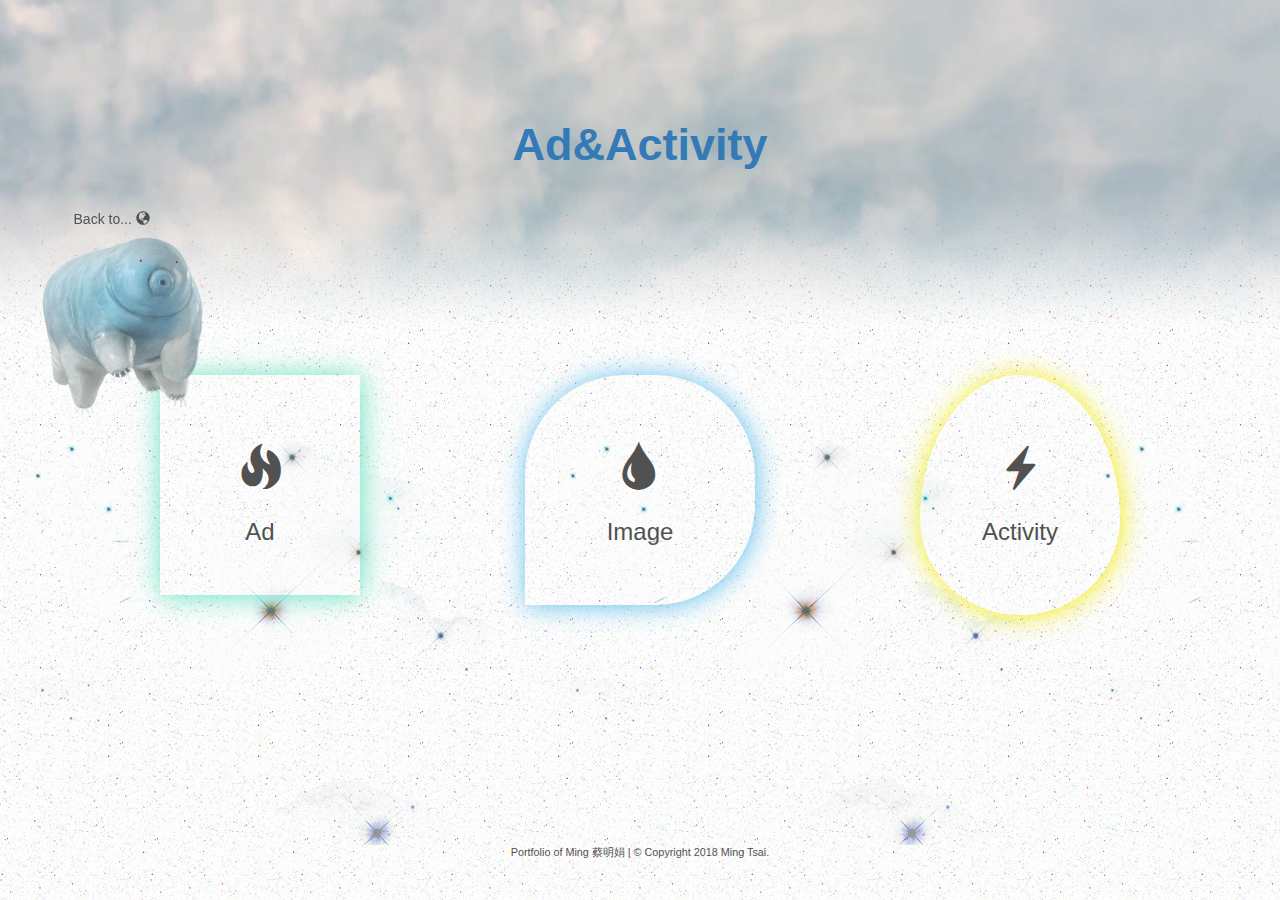
<file: ad_activity.html>
<!doctype html>
<html>
<head>
<meta charset="utf-8">
<meta http-equiv="X-UA-Compatible" content="IE=edge">
<meta name="viewport" content="width=device-width, initial-scale=1.0">
<title>-Being- Ming's Porfolio</title>
<link href="css/bootstrap.css" rel="stylesheet" type="text/css">
	<link rel="stylesheet" href="css/bootstrap.min.css">
	<link rel="stylesheet" href="css/bootstrap-theme.min.css">
	<link rel="stylesheet" href="css/being-theme.css">
	
	
<style>
body{
	
　

; 		background-image: url(images/bg.jpg);
	background-repeat: repeat;
}    

	@media (min-width: 300px) and (max-width: 1000px) {
  .rwdtxt {
   font-size: calc(1.5rem + (1.5-1.4) * ((100vw - 300px) / (1000 - 300)));
  color:#546980;
  }
}
@media (min-width: 1000px) {
  .rwdtxt {
     font-size: 1.6rem;
     color:#546980;
  }
body,td,th,input,button,select,textarea {
	font-family: "Helvetica Neue", Helvetica, Arial, "微軟正黑體", "微?雅黑", "????", "?? ??", sans-serif;
	font-size:108%;
	color: #515151;
}
	h1,h2,h3,h4,h5,h6{  font-family: "Helvetica Neue", Helvetica, Arial,  "微軟正黑體", "微?雅黑", "????", "?? ??", sans-serif;  }
h1 {
	
	font-size: 45px;
}
h2 {
	
	font-size: 32px;
}
</style>
<style>	
	
	a:link {
	color: #515151;
	text-decoration: none;
}
a:hover {
	color: #337ab7;
	text-decoration: none;
}
a:visited {
	text-decoration: none;
}
a:active {
	text-decoration: none;
}
</style>
<!-- HTML5 shim and Respond.js for IE8 support of HTML5 elements and media queries -->
<!-- WARNING: Respond.js doesn't work if you view the page via file:// -->
<!--[if lt IE 9]>
<script src="https://oss.maxcdn.com/html5shiv/3.7.2/html5shiv.min.js"></script>
<script src="https://oss.maxcdn.com/respond/1.4.2/respond.min.js"></script>
<![endif]-->
	
<script src="jQueryAssets/jquery-1.11.1.min.js"></script>
<script src="jQueryAssets/jquery-ui-effects.custom.min.js"></script>
<script type="text/javascript">
function MM_DW_effectShake(obj,method,effect,direction,distance,times,speed)
{
    obj[method](effect, {direction:direction,distance:distance,times:times}, speed);
}
</script>
</head>

<body>
	
		 
	  
	<div class="affix scroll-home col-md-2 col-lg-2 col-xs-4 col-sm-3 pull-left" data-spy="affix" class="test">
<a href="index.html#portfolio"><h5>Back to... <span class="glyphicon glyphicon-globe"></span></h5><img src="images/waterbear.png" alt="Placeholder image" class="img-responsive"></a>
	</div>
	  
<div class="container-fluid">
	<div class="row">


    
		<div class="col-lg-12 container-sky">
</div>

	  <div class="container-fluid box"></div>
	    
      
    

		<h1 class="text-primary text-center"><strong>Ad&Activity</strong></h1>
		
      <div class="col-lg-12 being-main">
	 
	 <div class="row star-bg">
	  <div class="container">
		  <br><br>
 
		  
	    
		  
        <div  class="col-xs-12 col-sm-12 col-md-4 col-lg-4" ><div id="move" onclick="location.href=
'ad.html'"><a href="ad.html"><br>
<h1><span class="glyphicon glyphicon-fire"></span></h1><h3> Ad </h3></a></div></div>
	<div  class="col-xs-12 col-sm-12 col-md-4 col-lg-4 portfolio-box"><div id="rectangle" onclick="location.href=
'image.html'"><a href="image.html"><br>
<h1><span class="glyphicon glyphicon-tint"></span></h1><h3>Image</h3></a></div></div>
	<div  class="col-xs-12 col-sm-12 col-md-4 col-lg-4 portfolio-box" ><div id="circle" onclick="location.href=
'activity.html'"><a href="activity.html"><br><h1><span class="glyphicon glyphicon-flash"></span></h1><h3>Activity</h3></a></div></div>
	
</div>
<div class="container-fluid box"></div>
	  <div class="container-fluid box"></div>
		
     </div>  
      </div>
	 
  
  </div>
</div>
   
  
 
	
	<footer class="footer"><p>Portfolio of Ming 蔡明娟 | &copy; Copyright 2018 Ming Tsai.</p></footer>
	
	
	
<script src="jquery-3.3.1.min.js"></script>
	<script src="js/bootstrap.min.js"></script>
	<script>
$(function(){
    $('.test').affix({
        offset:{
            top:function(){
                return (this.top = $('header').outerHeight(true))
            }
        }
    }).on('affix.bs.affix',function(){
        $(this).html('我被固定在窗口頂部');
    }).on('affix-affix-top.bs.affix',function(){
        $(this).html('我正跟隨滾動條滾動');
    })
})    
</script>
	
	
</body>
</html>
</file>
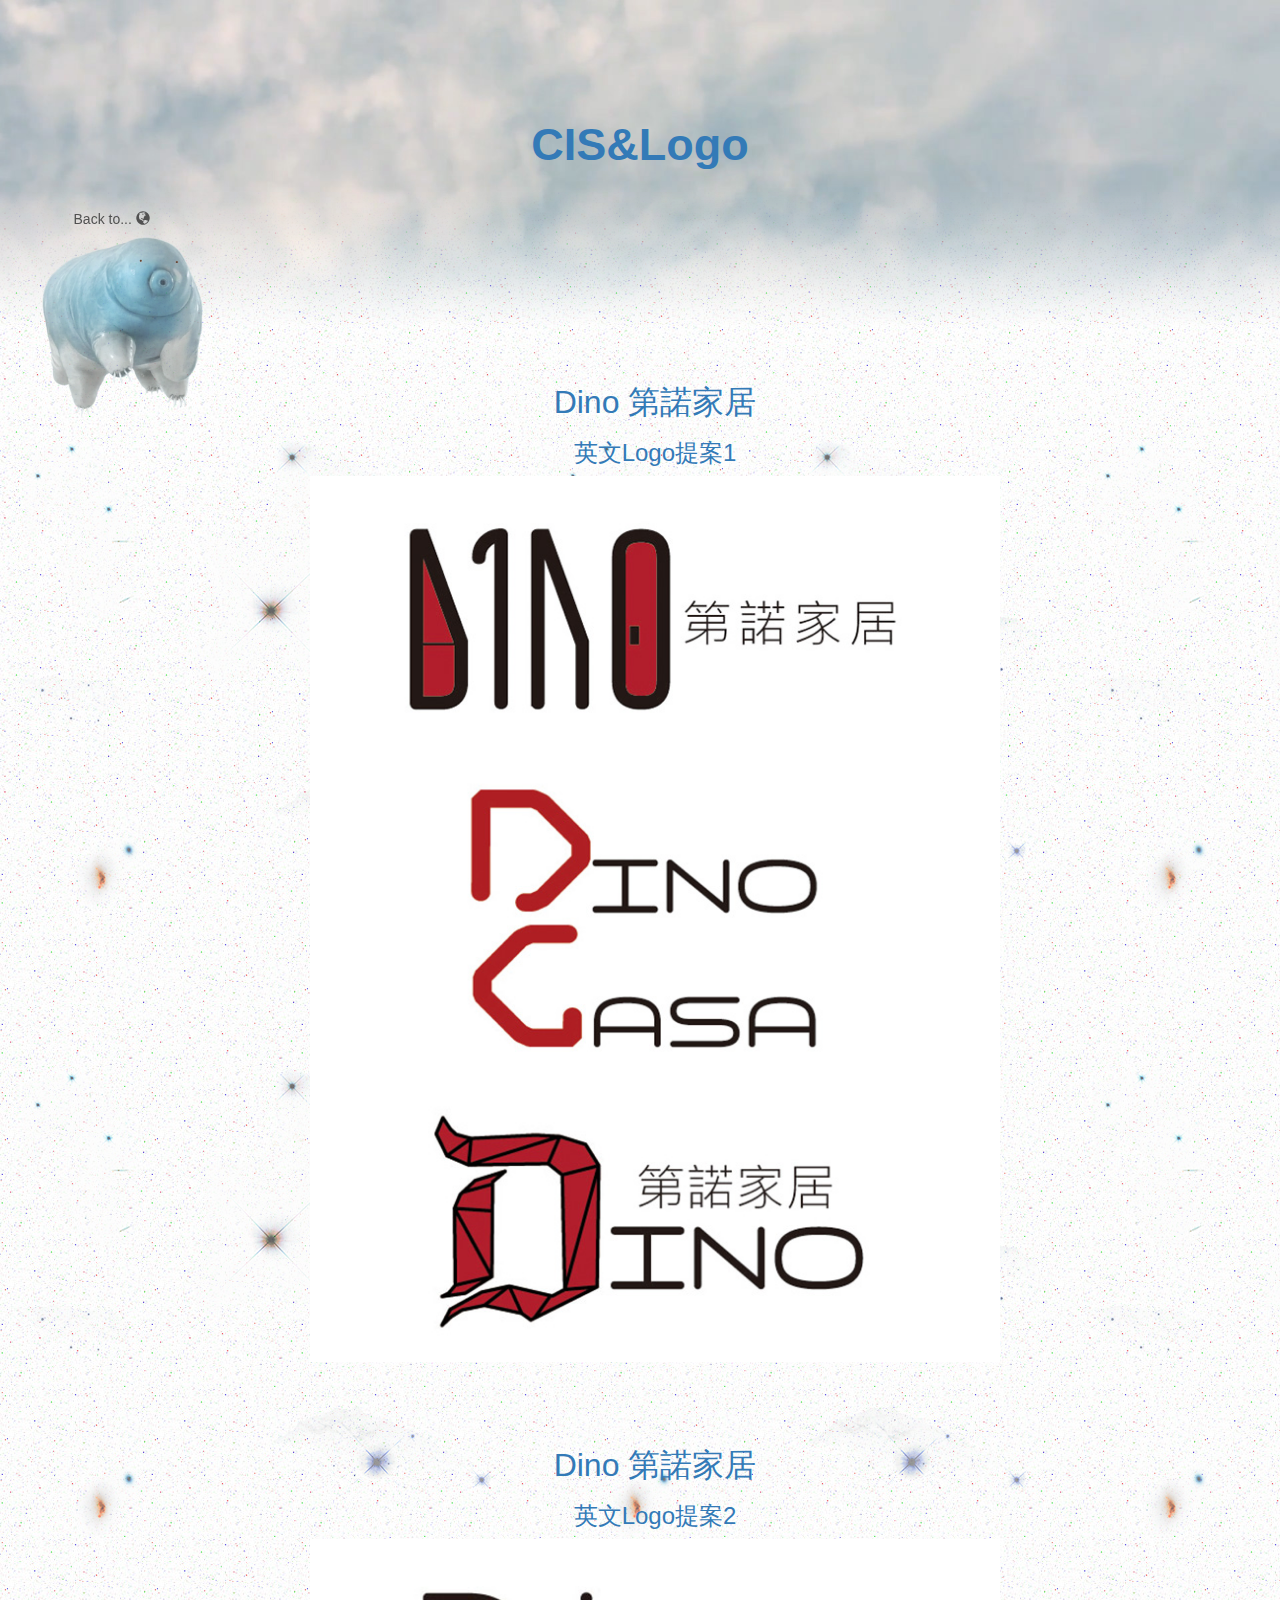
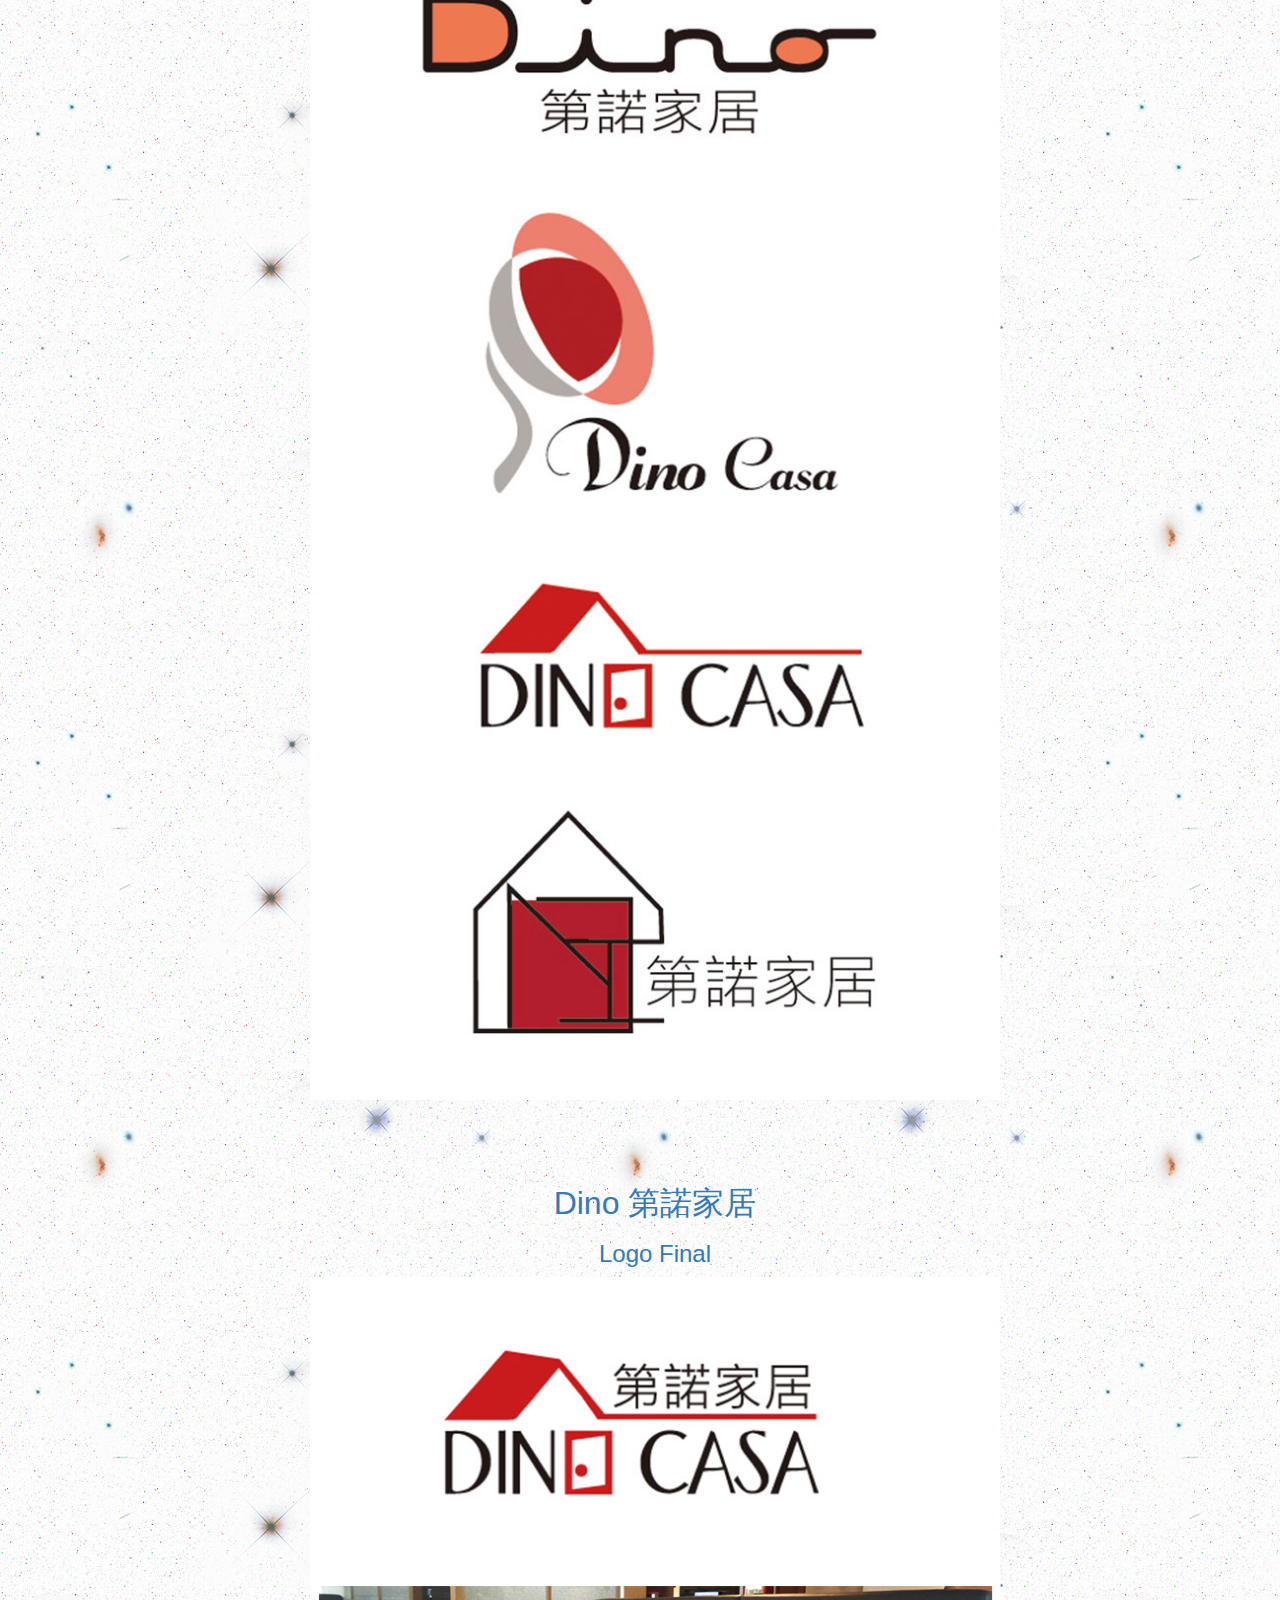
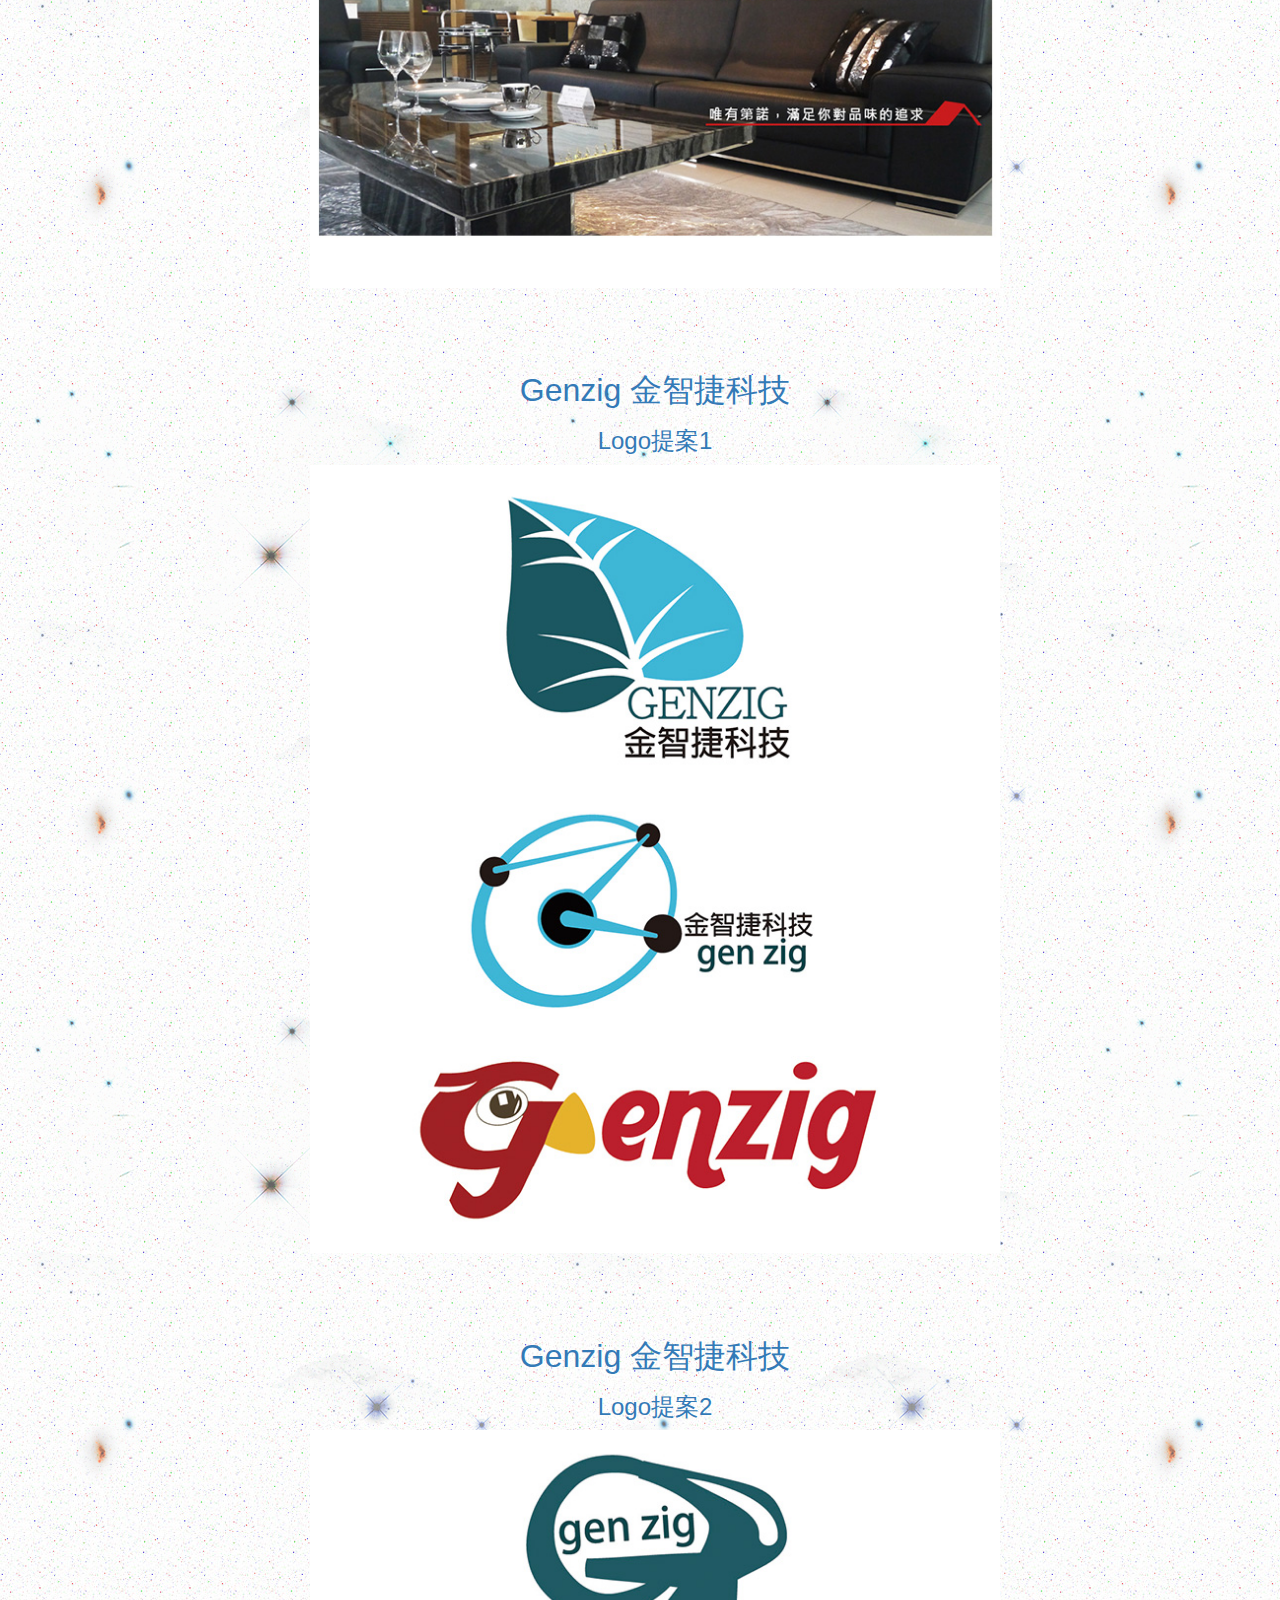
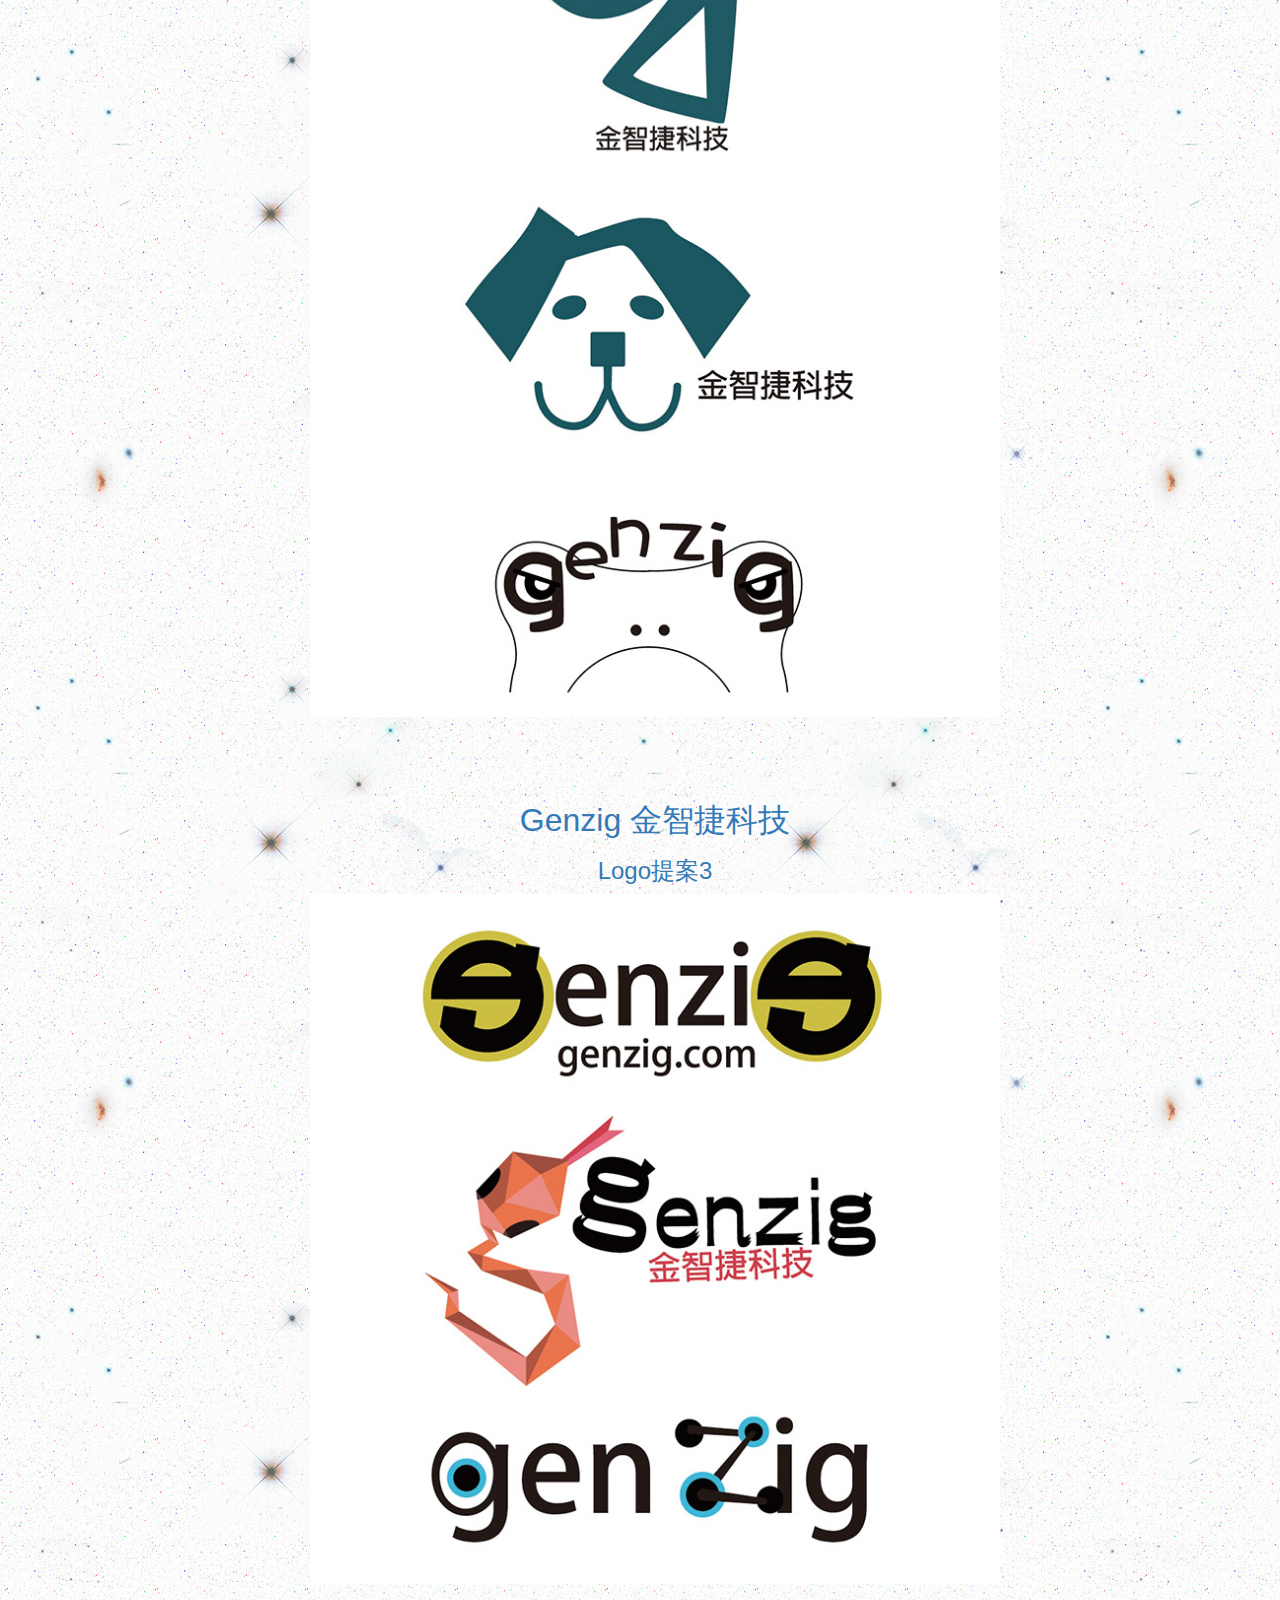
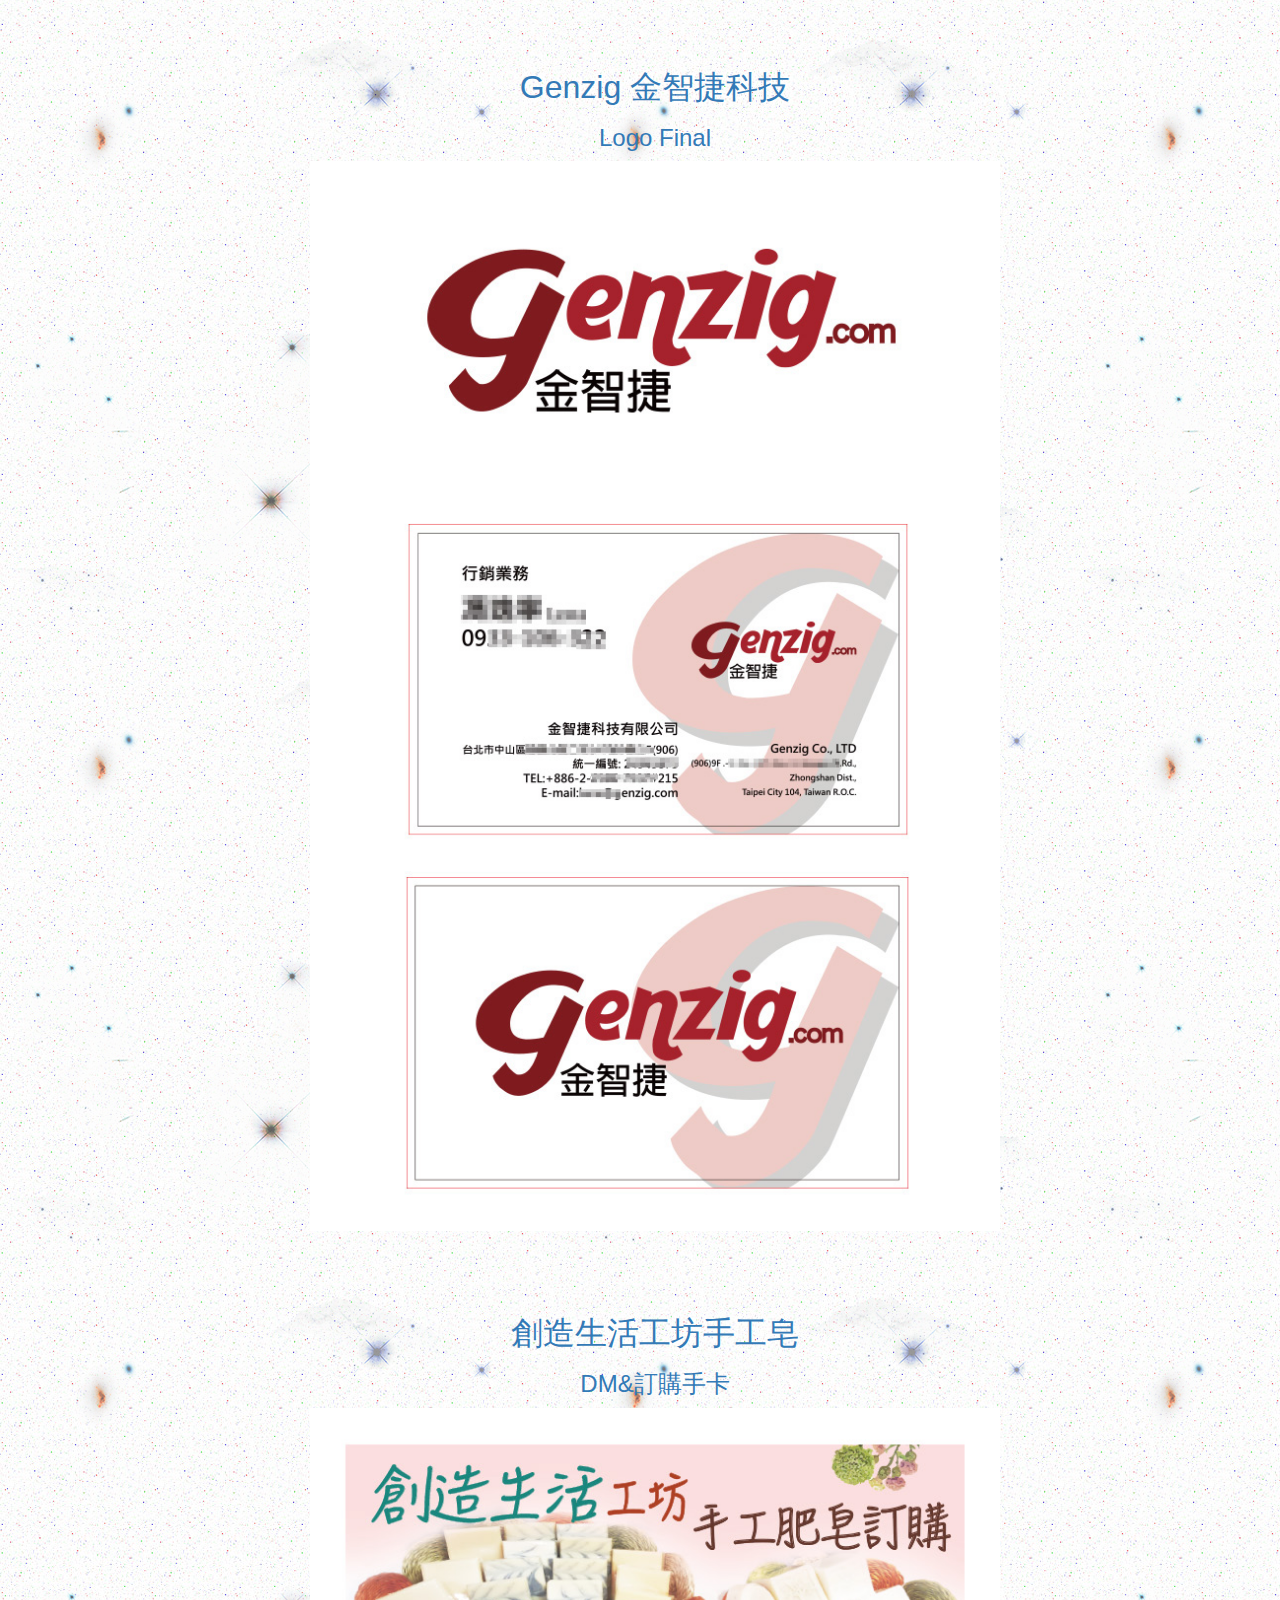
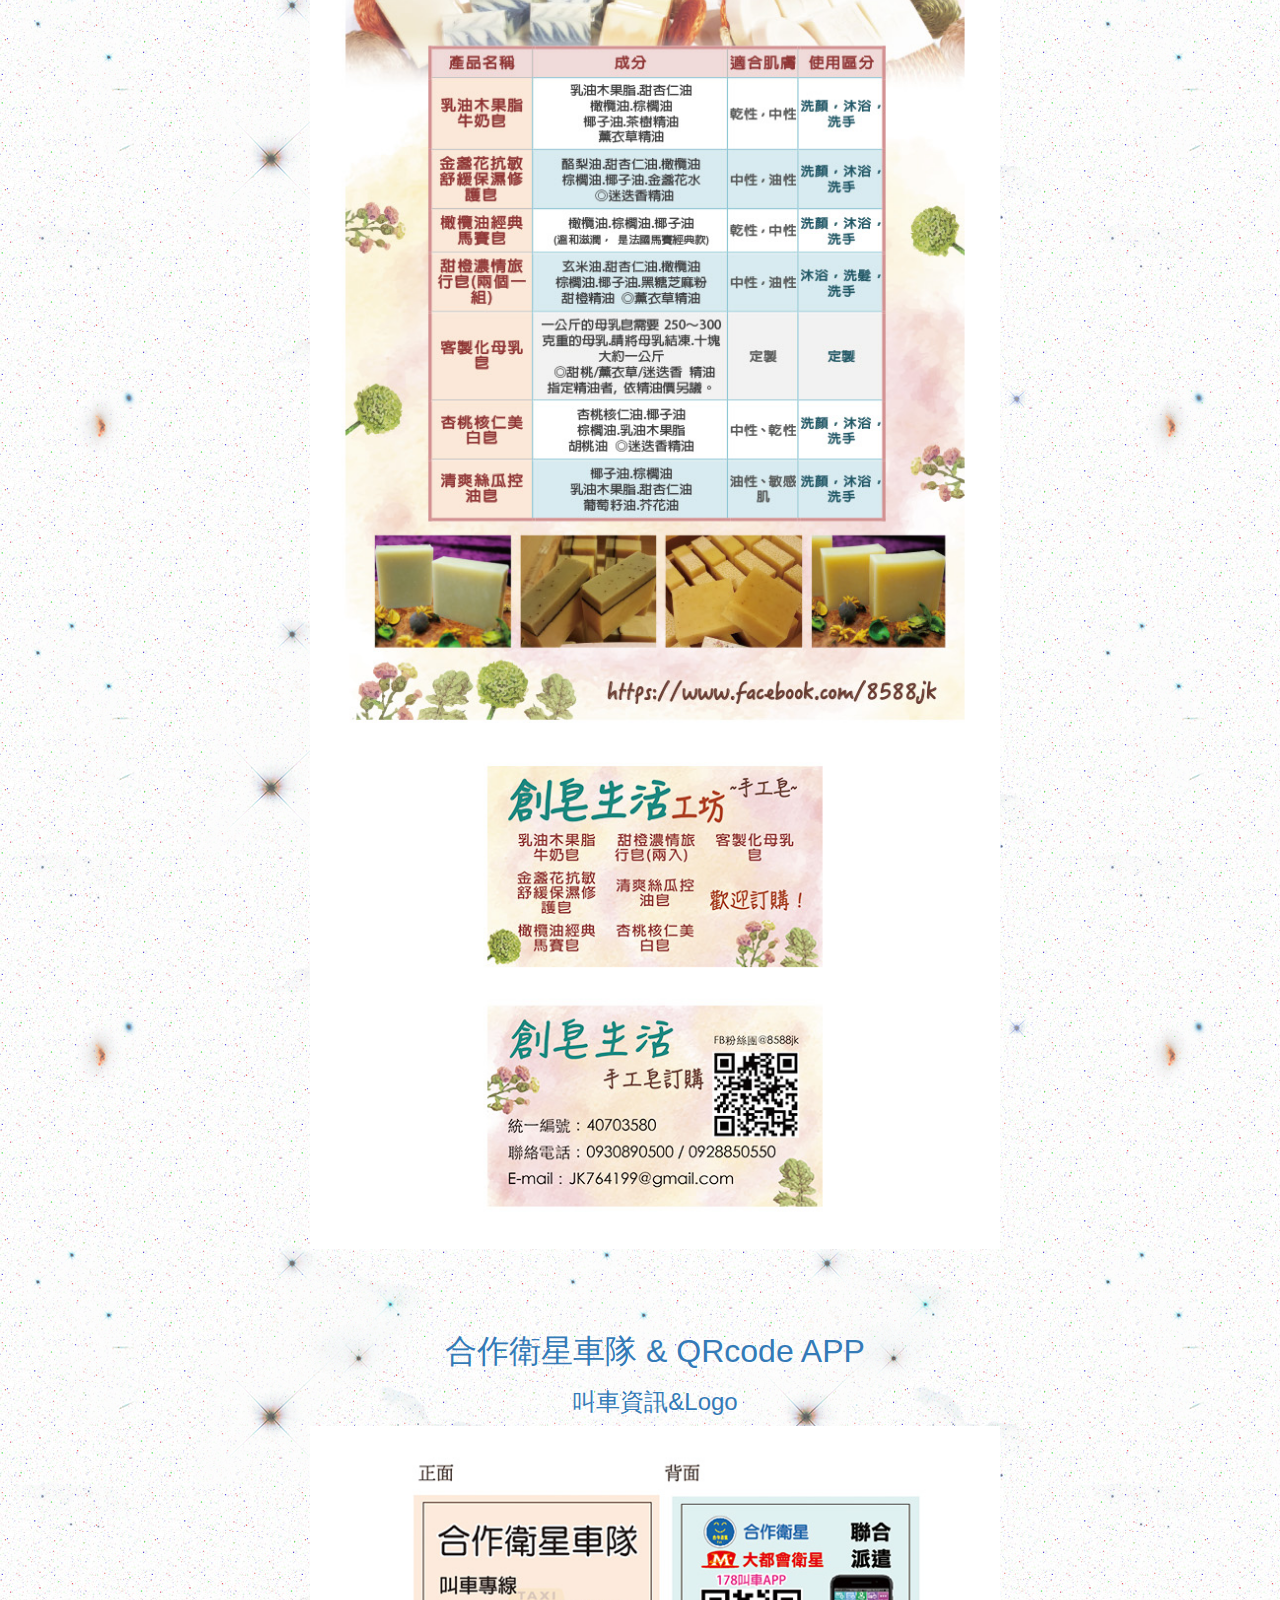
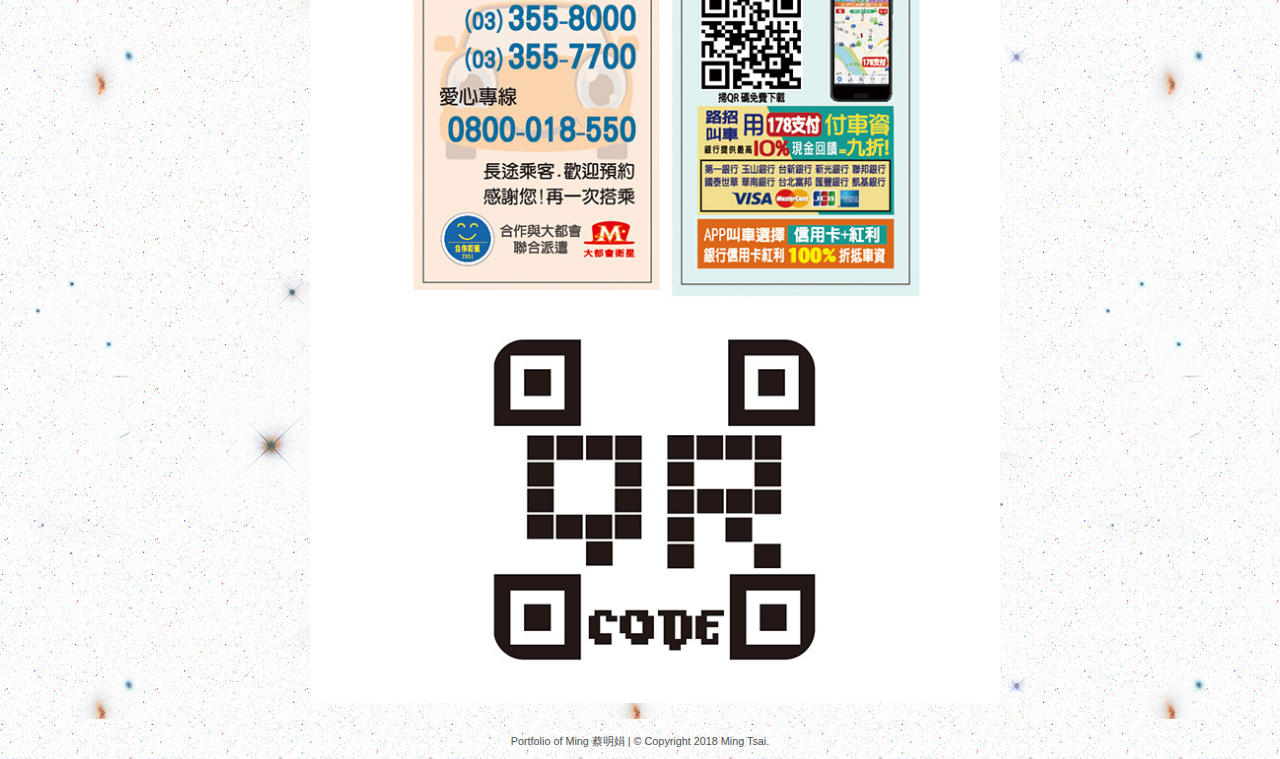
<file: cis_logo.html>
<!doctype html>
<html>
<head>
<meta charset="utf-8">
<meta http-equiv="X-UA-Compatible" content="IE=edge">
<meta name="viewport" content="width=device-width, initial-scale=1.0">
<title>-Being- Ming's Porfolio</title>
<link href="css/bootstrap.css" rel="stylesheet" type="text/css">
	<link rel="stylesheet" href="css/bootstrap.min.css">
	<link rel="stylesheet" href="css/bootstrap-theme.min.css">
	<link rel="stylesheet" href="css/being-theme.css">
	
	
<style>
body{
	
　

; 		background-image: url(images/bg.jpg);
	background-repeat: repeat;
}    

	@media (min-width: 300px) and (max-width: 1000px) {
  .rwdtxt {
   font-size: calc(1.5rem + (1.5-1.4) * ((100vw - 300px) / (1000 - 300)));
  color:#546980;
  }
}
@media (min-width: 1000px) {
  .rwdtxt {
     font-size: 1.6rem;
     color:#546980;
  }
body,td,th,input,button,select,textarea {
	font-family: "Helvetica Neue", Helvetica, Arial, "微軟正黑體", "微?雅黑", "????", "?? ??", sans-serif;
	font-size:108%;
	color: #515151;
}
	h1,h2,h3,h4,h5,h6{  font-family: "Helvetica Neue", Helvetica, Arial,  "微軟正黑體", "微?雅黑", "????", "?? ??", sans-serif;  }
h1 {
	
	font-size: 45px;
}
h2 {
	
	font-size: 32px;
}
</style>
<style>	
	
	a:link {
	color: #515151;
	text-decoration: none;
}
a:hover {
	color: #337ab7;
	text-decoration: none;
}
a:visited {
	text-decoration: none;
}
a:active {
	text-decoration: none;
}
</style>
<!-- HTML5 shim and Respond.js for IE8 support of HTML5 elements and media queries -->
<!-- WARNING: Respond.js doesn't work if you view the page via file:// -->
<!--[if lt IE 9]>
<script src="https://oss.maxcdn.com/html5shiv/3.7.2/html5shiv.min.js"></script>
<script src="https://oss.maxcdn.com/respond/1.4.2/respond.min.js"></script>
<![endif]-->
	
</head>

<body>
	
		 
	  
	<div class="affix scroll-home col-md-2 col-lg-2 col-xs-4 col-sm-3 pull-left" data-spy="affix" class="test">
<a href="index.html#portfolio"><h5>Back to... <span class="glyphicon glyphicon-globe"></span></h5><img src="images/waterbear.png" alt="Placeholder image" class="img-responsive"></a>
	</div>
	  
<div class="container-fluid">
	<div class="row" id="top">


    
		<div class="col-lg-12 container-sky">
</div>

	  <div class="container-fluid box"></div>
	    
      
    

		<h1 class="text-primary text-center"><strong>CIS&Logo</strong></h1>
		
      <div class="col-lg-12 being-main">
	 
	 
	 <div class="row star-bg">
	  <div class="container">
	   
		  
		  <div class="container">
		    <div class="row">
		      <div class="col-md-12 p-img" id="cis1"><h2 class="text-primary text-center">Dino 第諾家居</h2><h3 class="text-primary text-center">英文Logo提案1</h3><img src="cis_logo/cis1.jpg" alt="Placeholder image" width="690" height="890" class="img-responsive center-block">
		        <br>		      </div>
				
			<div class="col-md-12 p-img" id="cis2"><h2 class="text-primary text-center">Dino 第諾家居</h2><h3 class="text-primary text-center">英文Logo提案2</h3><img src="cis_logo/cis2.jpg" alt="Placeholder image" width="690" height="1166" class="img-responsive center-block">
				<br></div>
					
			<div class="col-md-12 p-img" id="cis3"><h2 class="text-primary text-center">Dino 第諾家居</h2><h3 class="text-primary text-center">Logo Final</h3><img src="cis_logo/cis3.jpg" alt="Placeholder image" width="690" height="613" class="img-responsive center-block">
				<br></div>
			<div class="col-md-12 p-img" id="cis4"><h2 class="text-primary text-center">Genzig 金智捷科技</h2><h3 class="text-primary text-center">Logo提案1</h3><img src="cis_logo/cis4.jpg" alt="Placeholder image" width="690" height="792" class="img-responsive center-block">
				<br></div>
				<div class="col-md-12 p-img" id="cis5"><h2 class="text-primary text-center">Genzig 金智捷科技</h2><h3 class="text-primary text-center">Logo提案2</h3><img src="cis_logo/cis5.jpg" alt="Placeholder image" width="690" height="891" class="img-responsive center-block">
				<br></div>
			  <div class="col-md-12 p-img" id="cis6"><h2 class="text-primary text-center">Genzig 金智捷科技</h2><h3 class="text-primary text-center">Logo提案3</h3><img src="cis_logo/cis6.jpg" alt="Placeholder image" width="690" height="693" class="img-responsive center-block">
				<br></div>
			  <div class="col-md-12 p-img" id="cis7"><h2 class="text-primary text-center">Genzig 金智捷科技</h2><h3 class="text-primary text-center">Logo Final</h3><img src="cis_logo/cis7.jpg" alt="Placeholder image" width="690" height="1074" class="img-responsive center-block">
				<br></div>
				
				<div class="col-md-12 p-img" id="cis8"><h2 class="text-primary text-center">創造生活工坊手工皂</h2><h3 class="text-primary text-center">DM&訂購手卡</h3><img src="cis_logo/cis8.jpg" alt="Placeholder image" width="690" height="1447" class="img-responsive center-block">
				<br></div>
				<div class="col-md-12 p-img" id="cis9"><h2 class="text-primary text-center">合作衛星車隊 & QRcode APP</h2><h3 class="text-primary text-center">叫車資訊&Logo</h3><img src="cis_logo/cis9.jpg" alt="Placeholder image" width="690" height="881" class="img-responsive center-block">
				<br></div>
			  
				
	        </div>
		  </div>
	   
	   
       
	
</div>

     </div>    
      </div>
	 
  
  </div>
</div>
   
  
 
	
	<footer class="footer"><p><br>Portfolio of Ming 蔡明娟 | &copy; Copyright 2018 Ming Tsai.</p>
</footer>
	
	
	
<script src="jquery-3.3.1.min.js"></script>
	<script src="js/bootstrap.min.js"></script>
	<script>
$(function(){
    $('.test').affix({
        offset:{
            top:function(){
                return (this.top = $('header').outerHeight(true))
            }
        }
    }).on('affix.bs.affix',function(){
        $(this).html('我被固定在窗口頂部');
    }).on('affix-affix-top.bs.affix',function(){
        $(this).html('我正跟隨滾動條滾動');
    })
})    
</script>
	
	
</body>
</html>
</file>
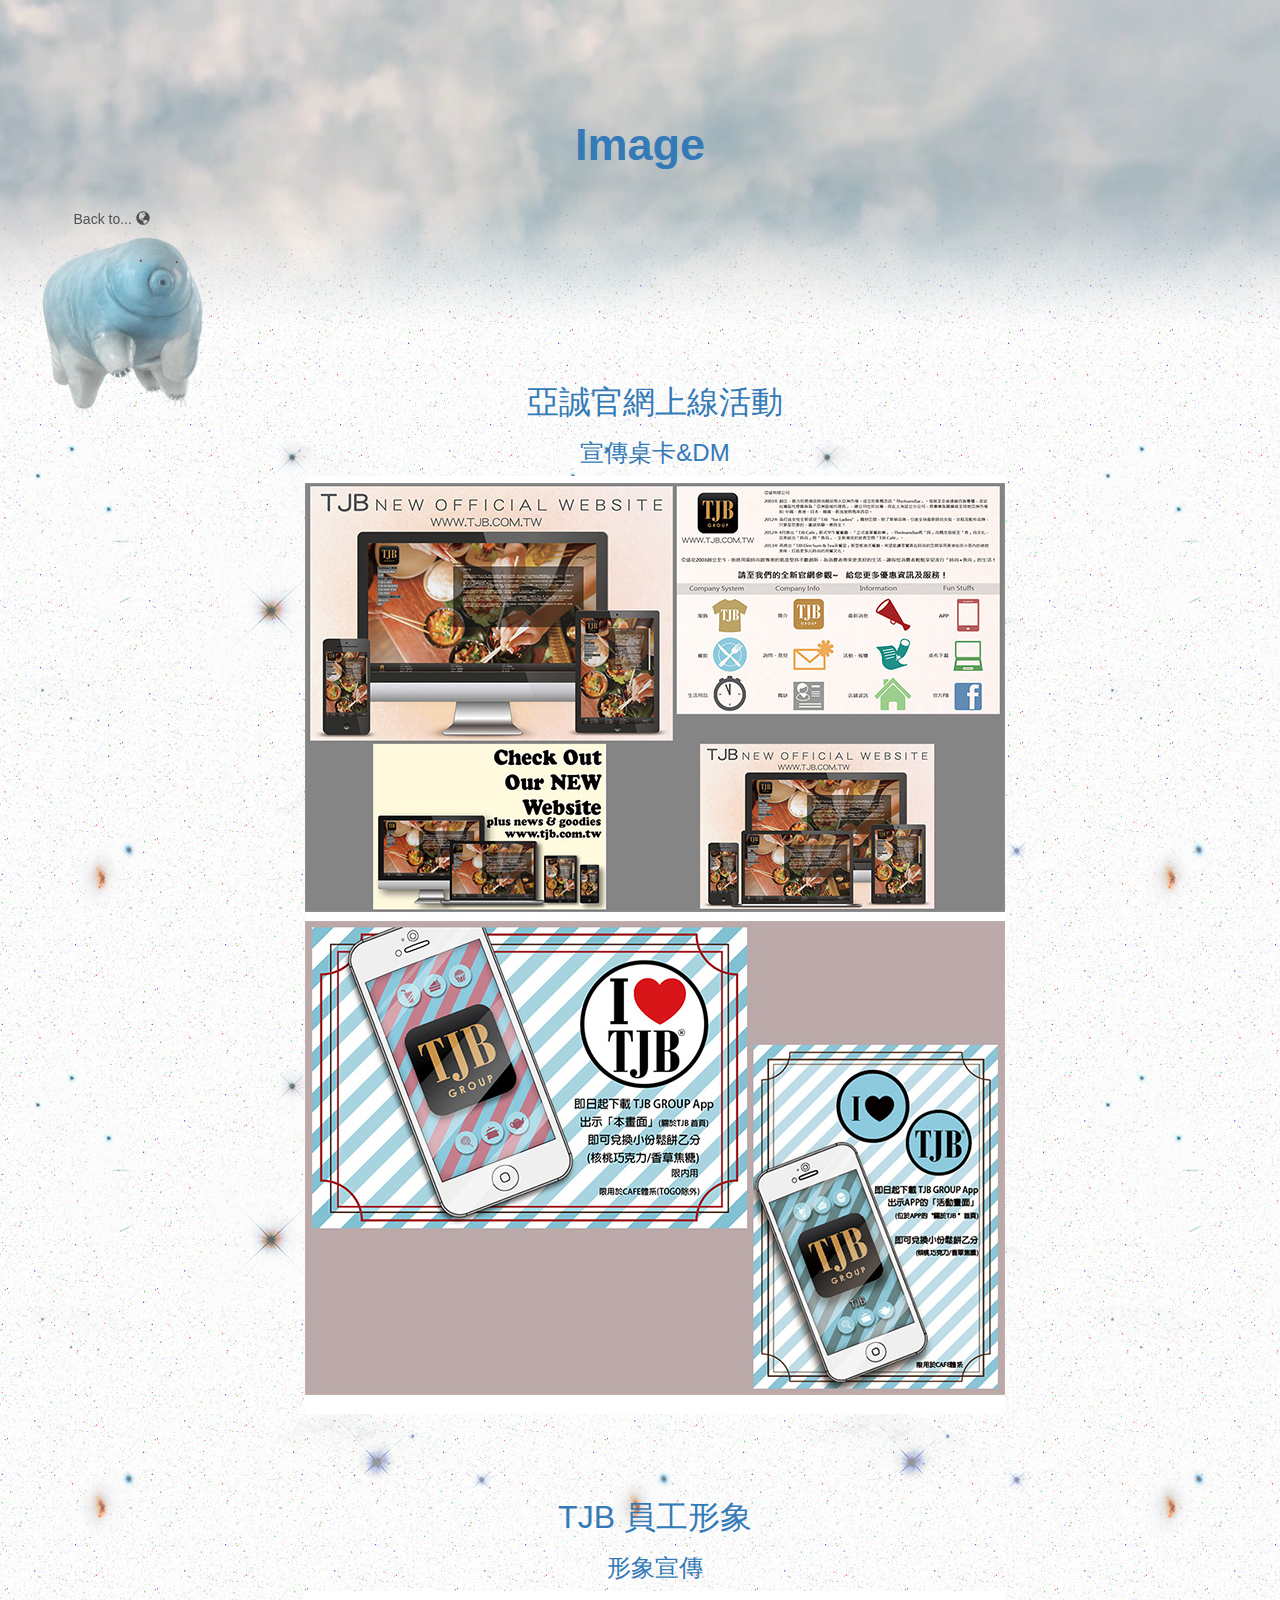
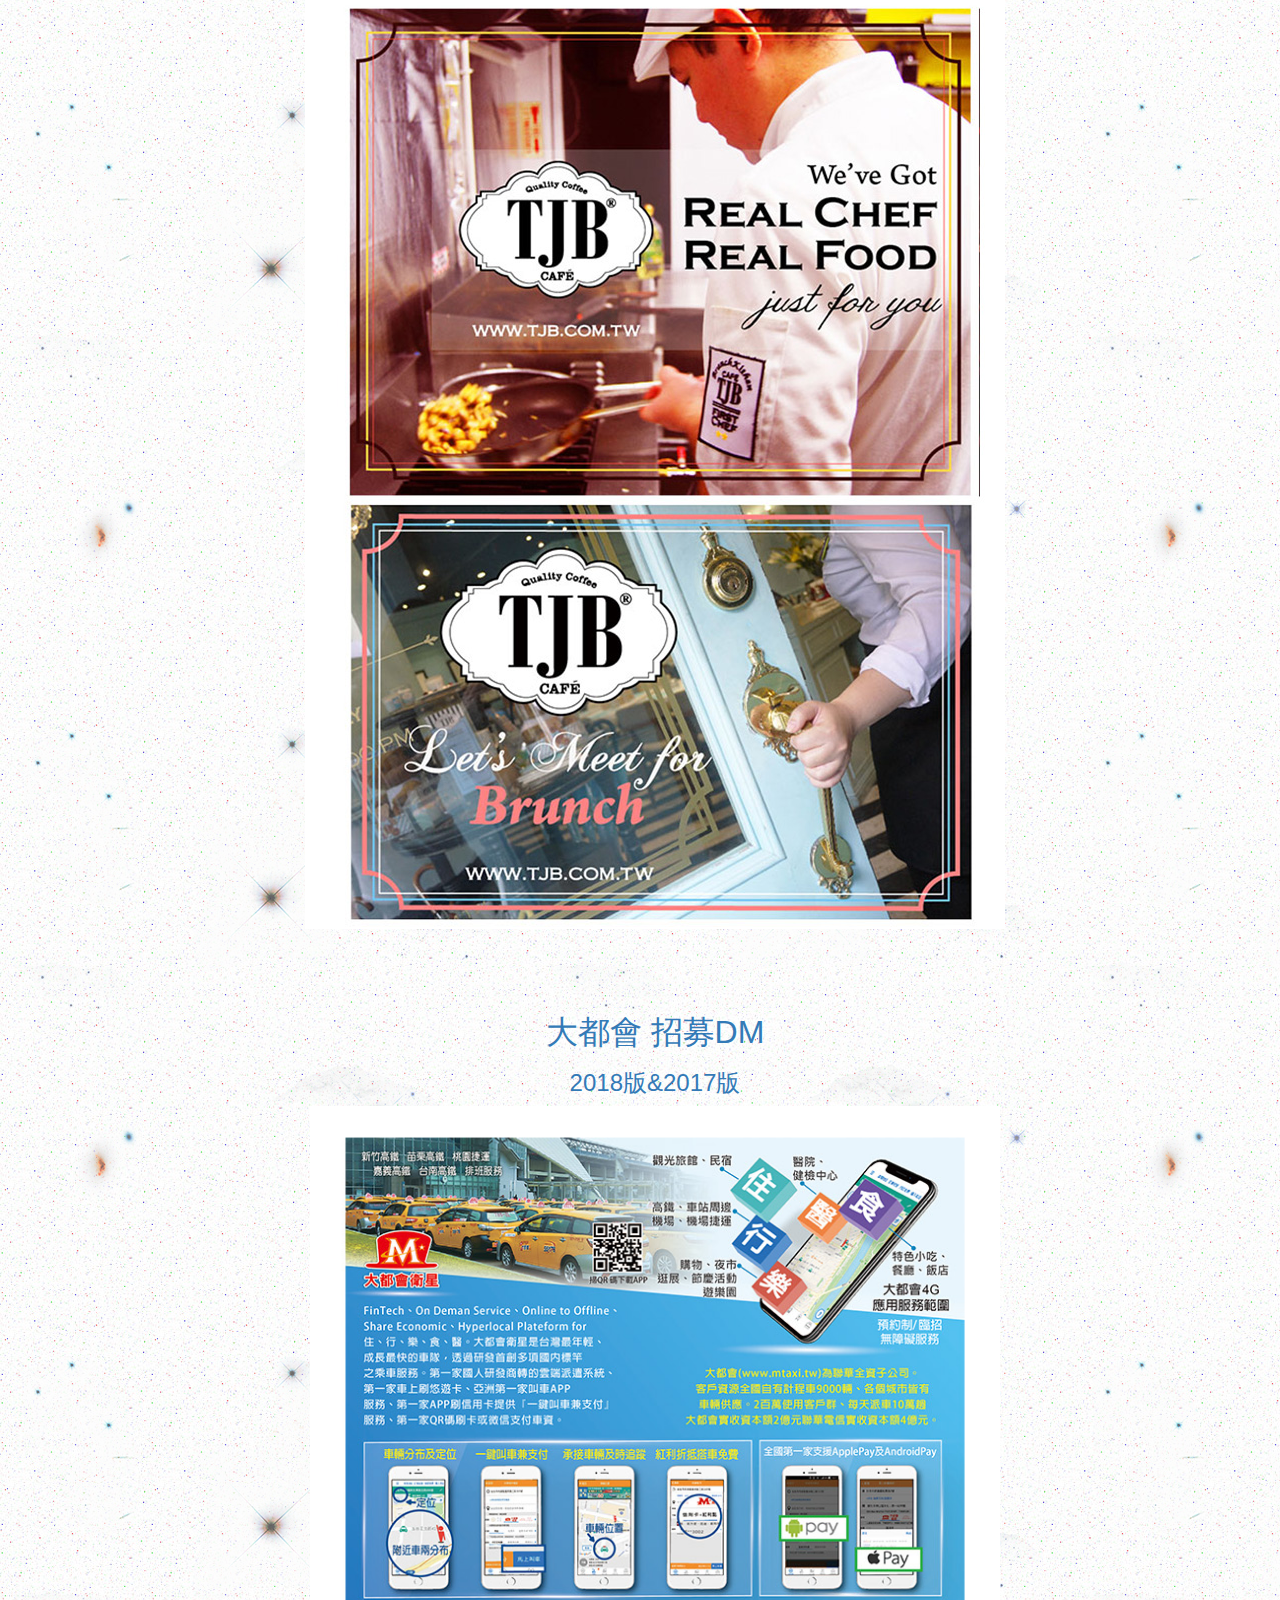
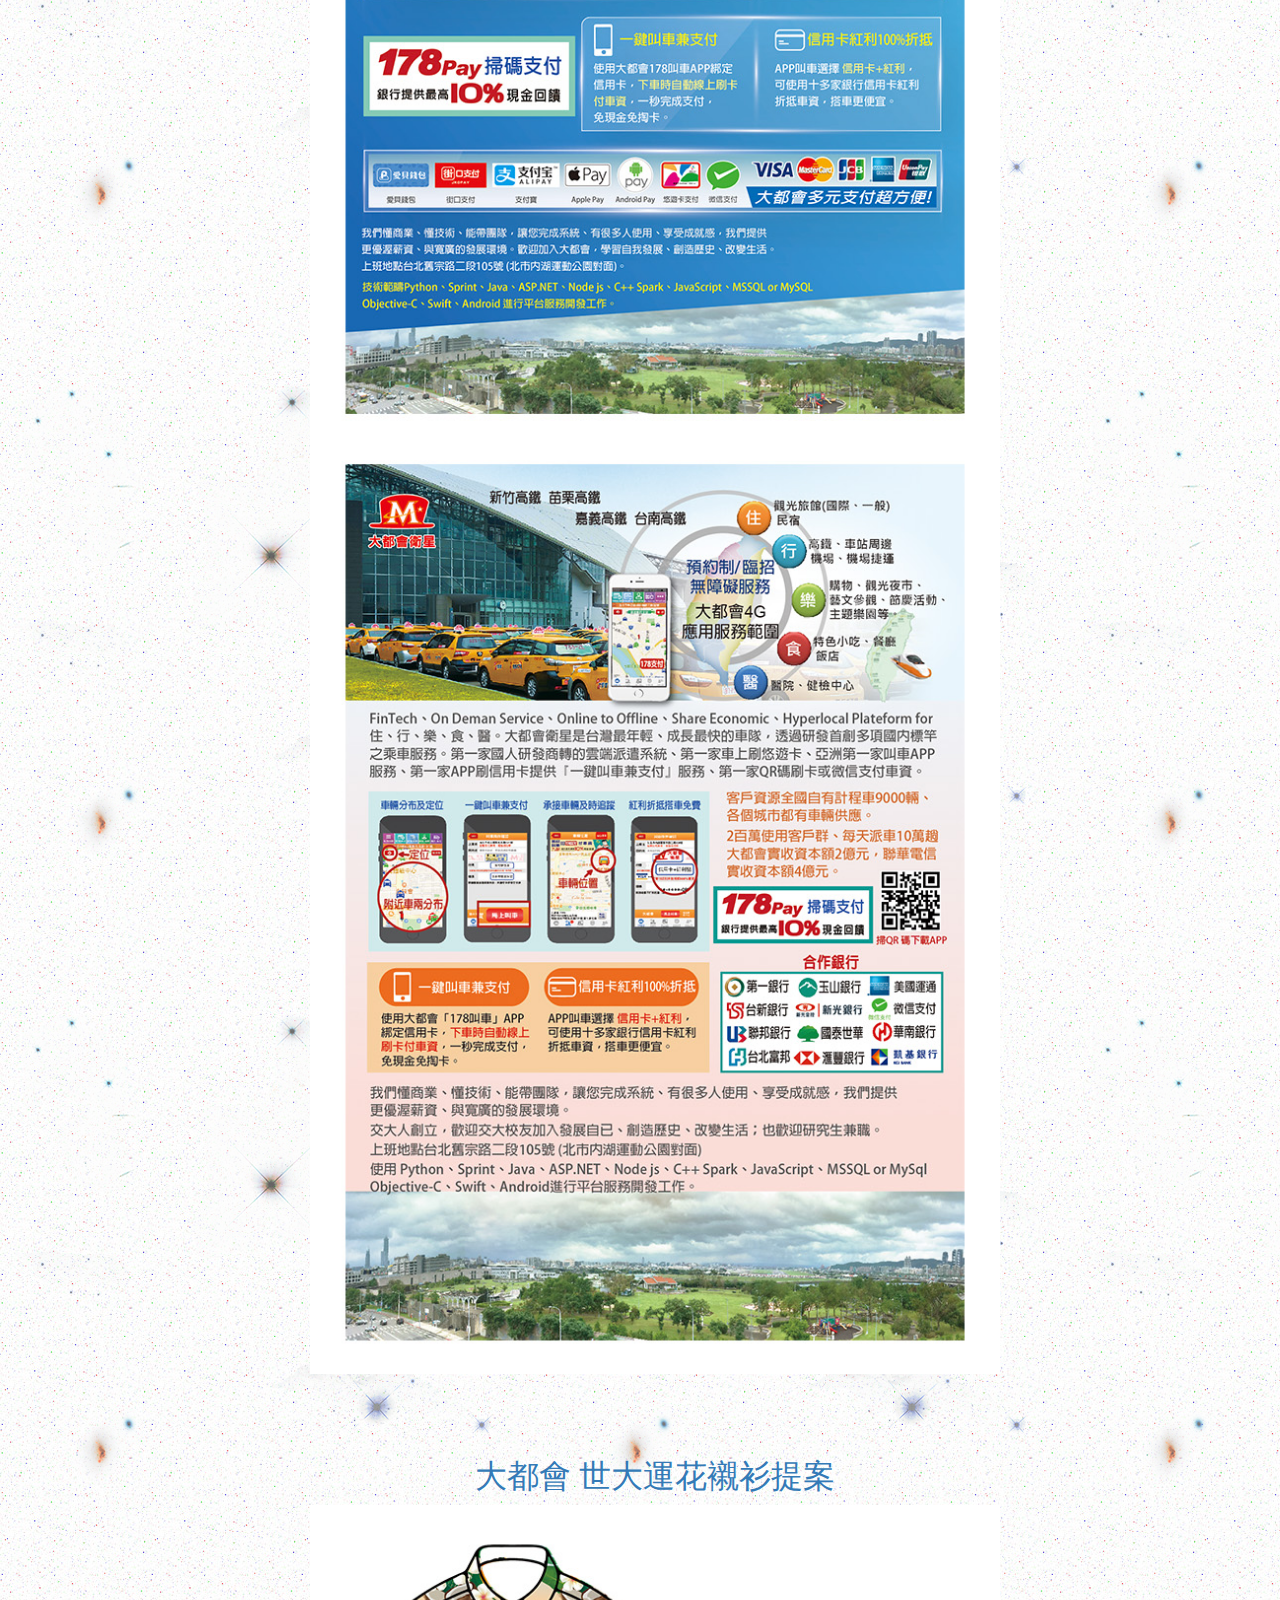
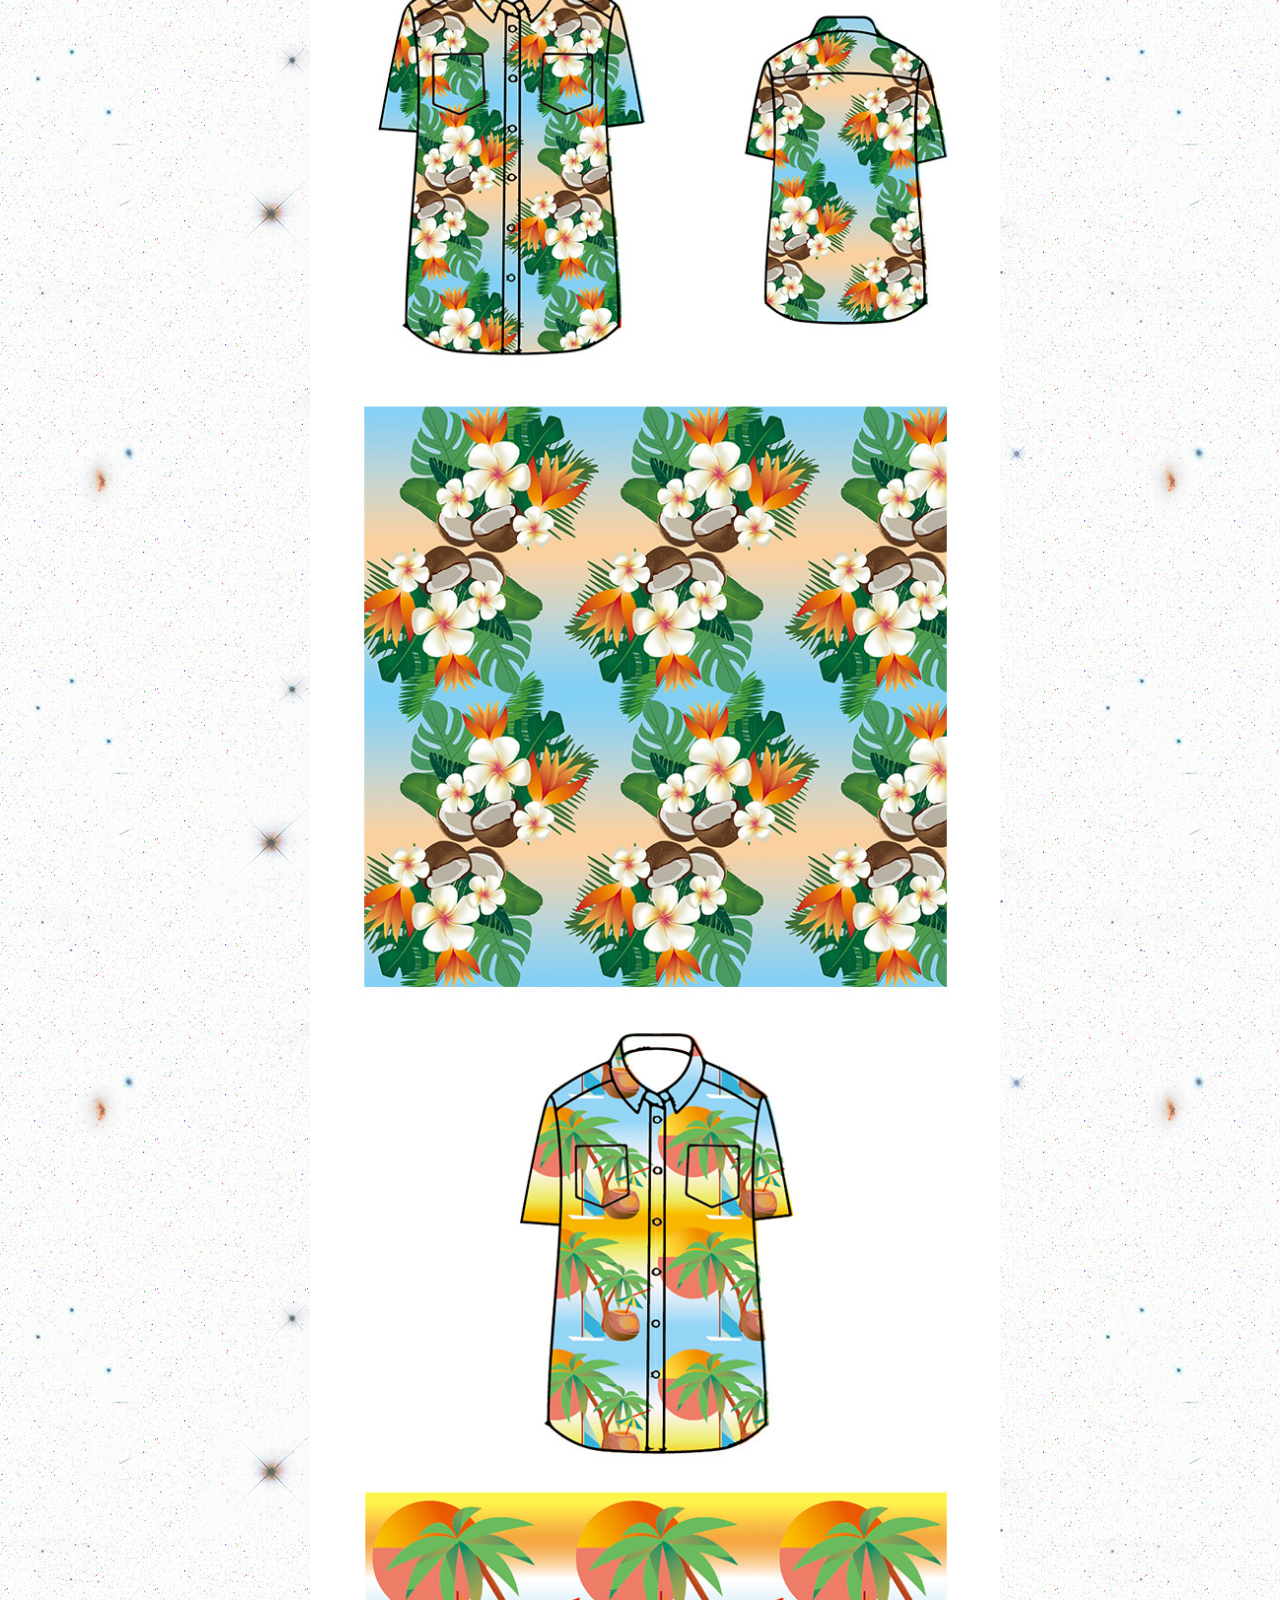
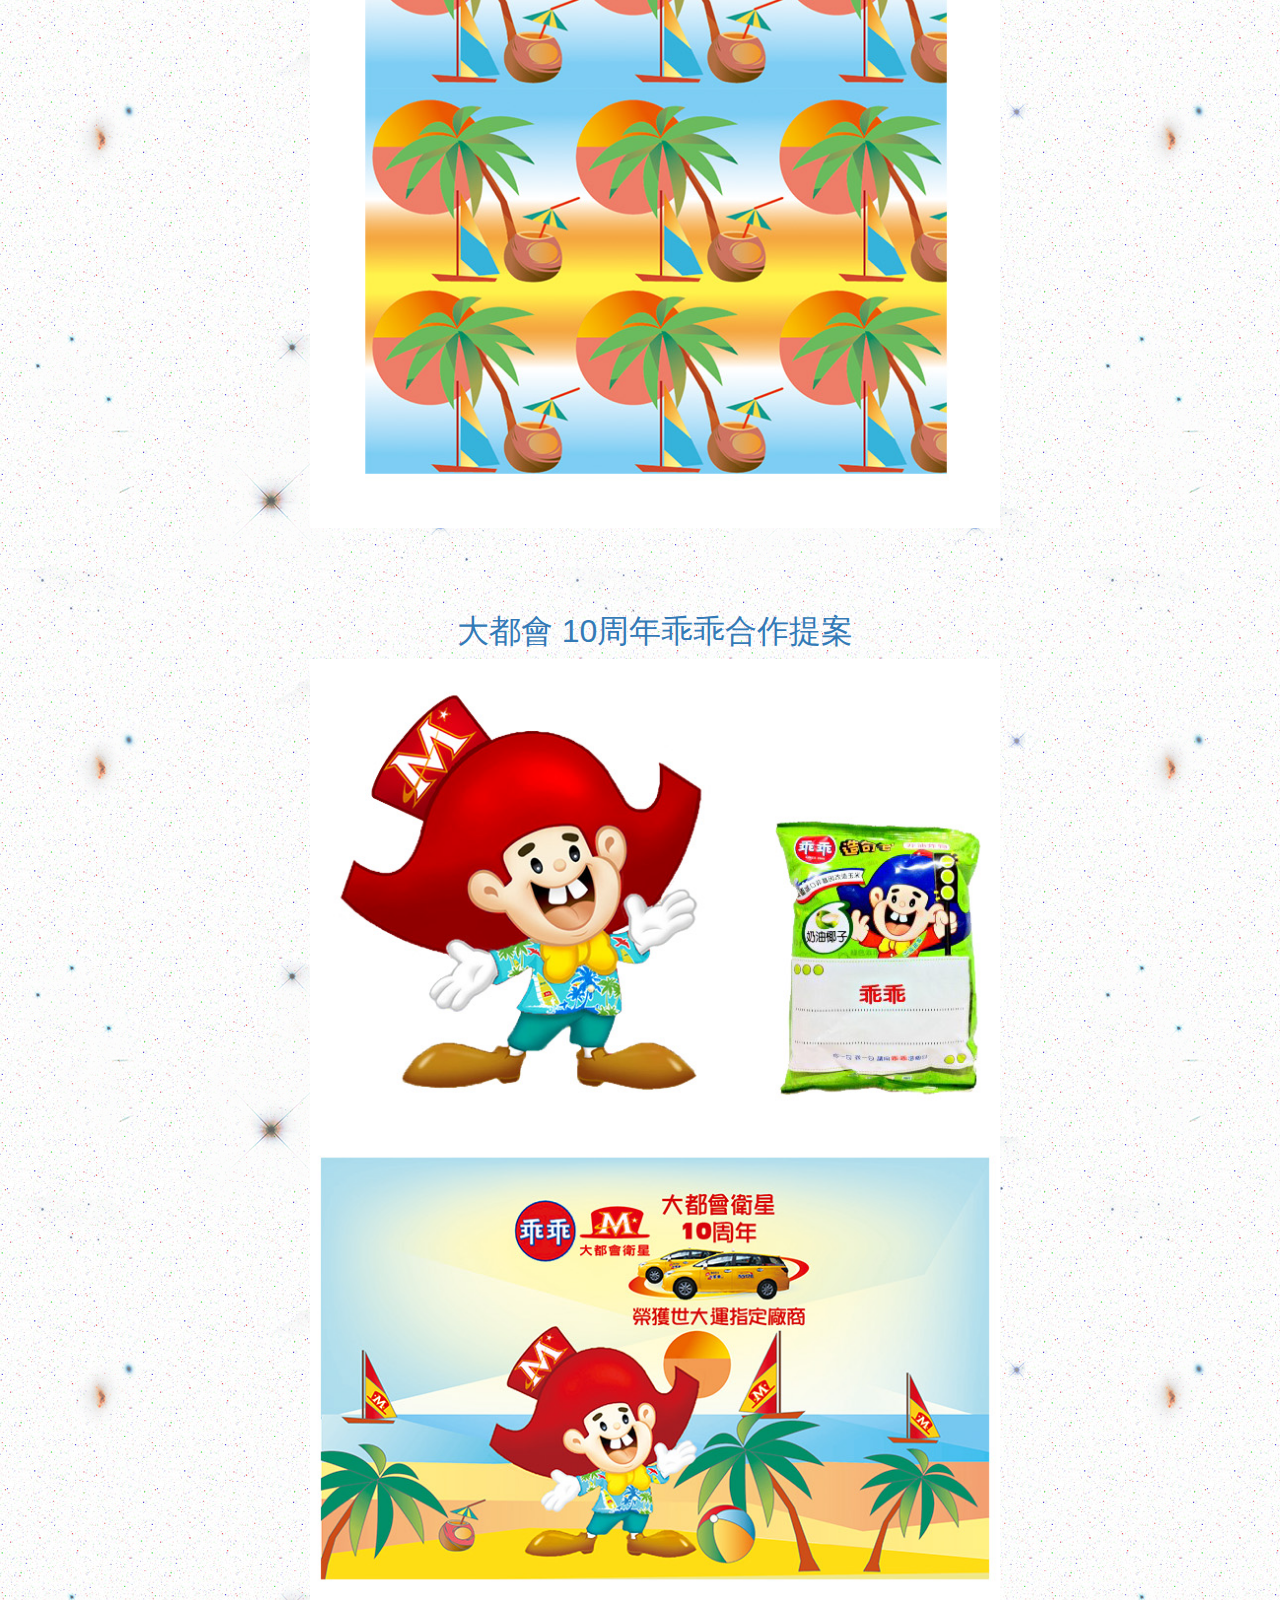
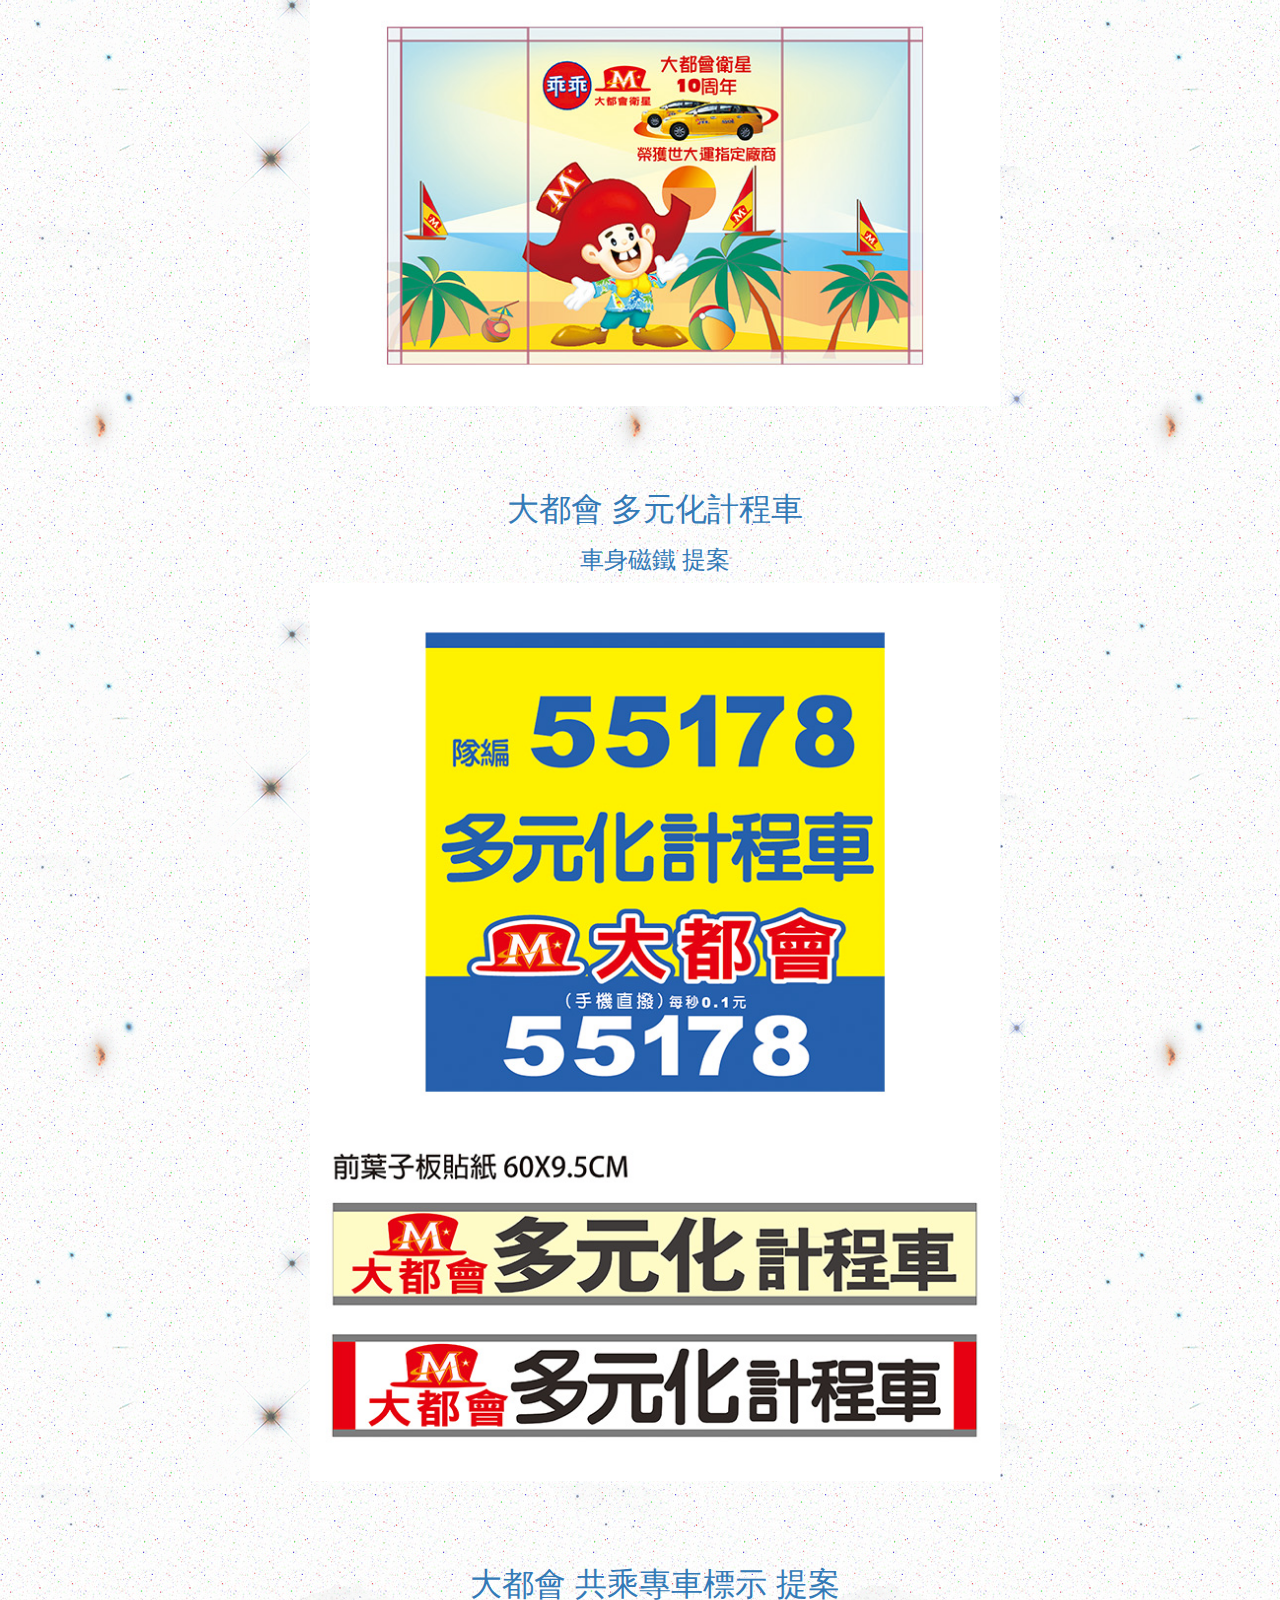
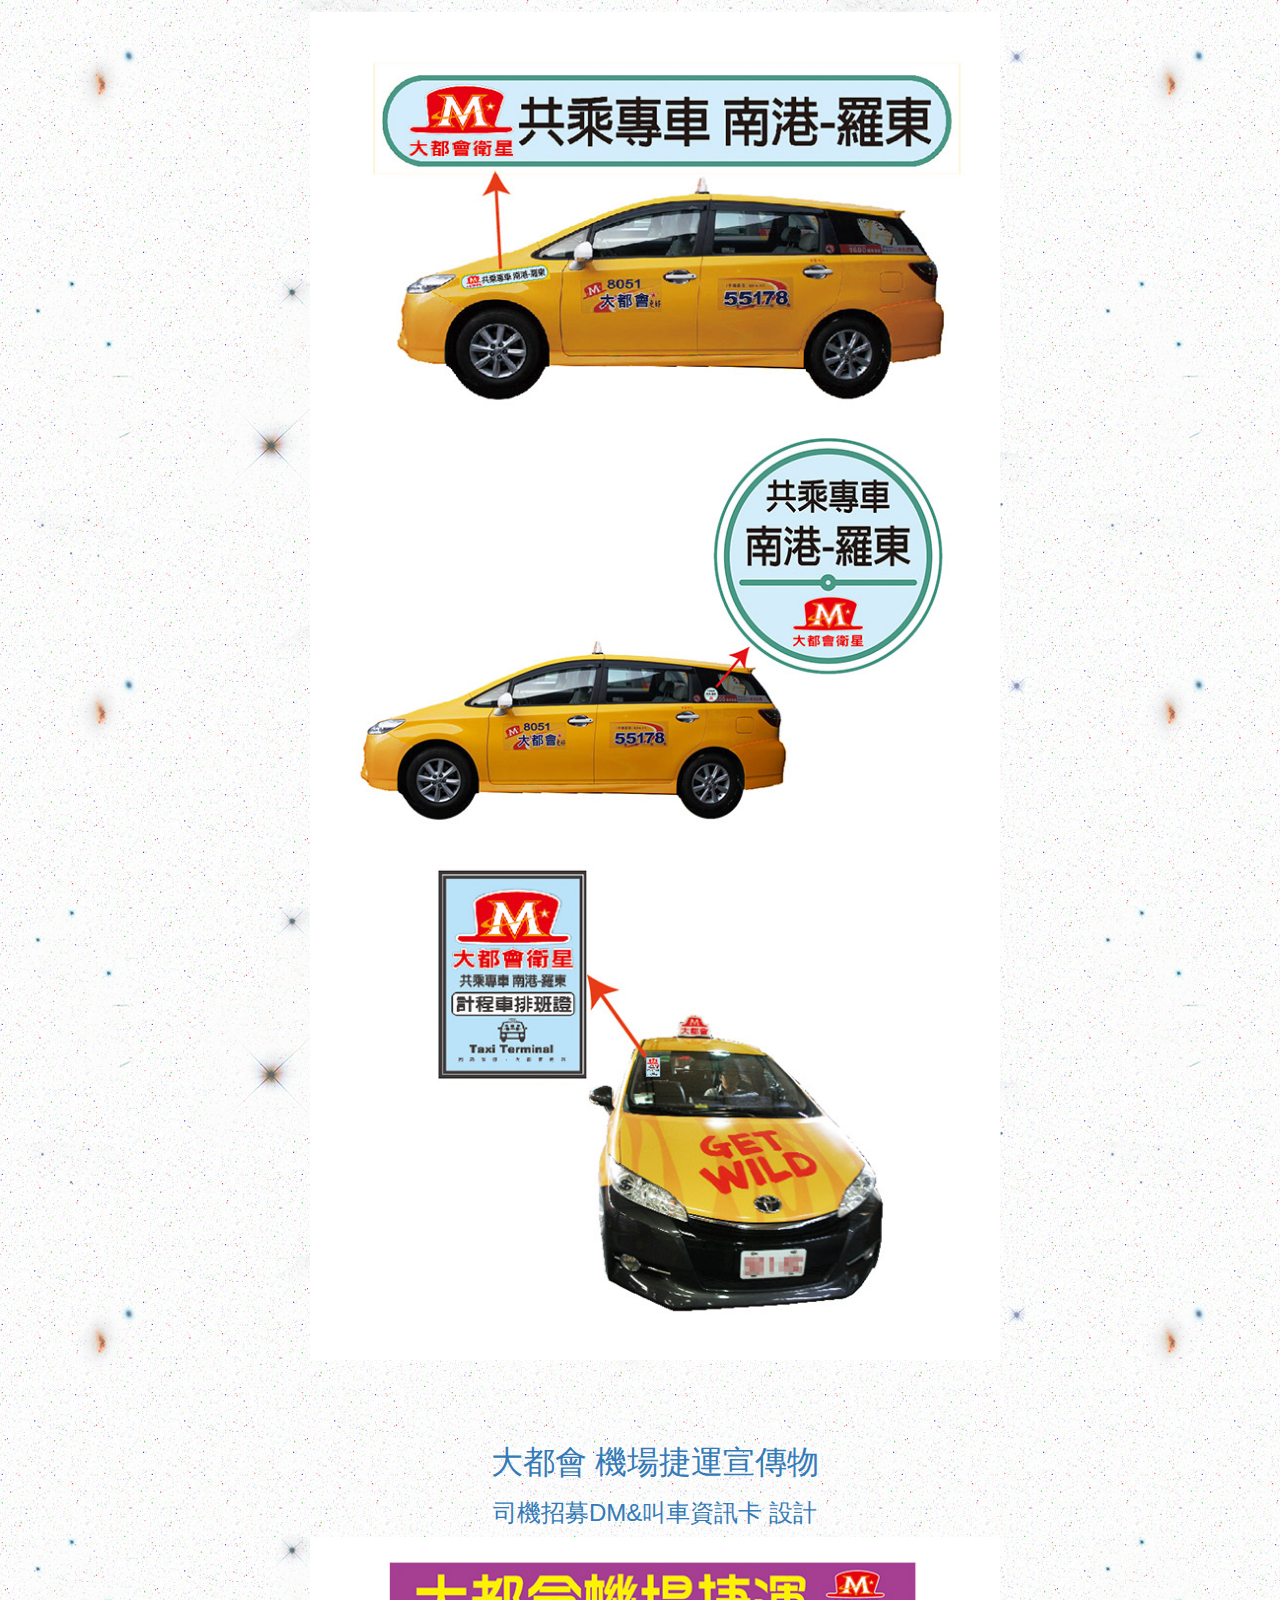
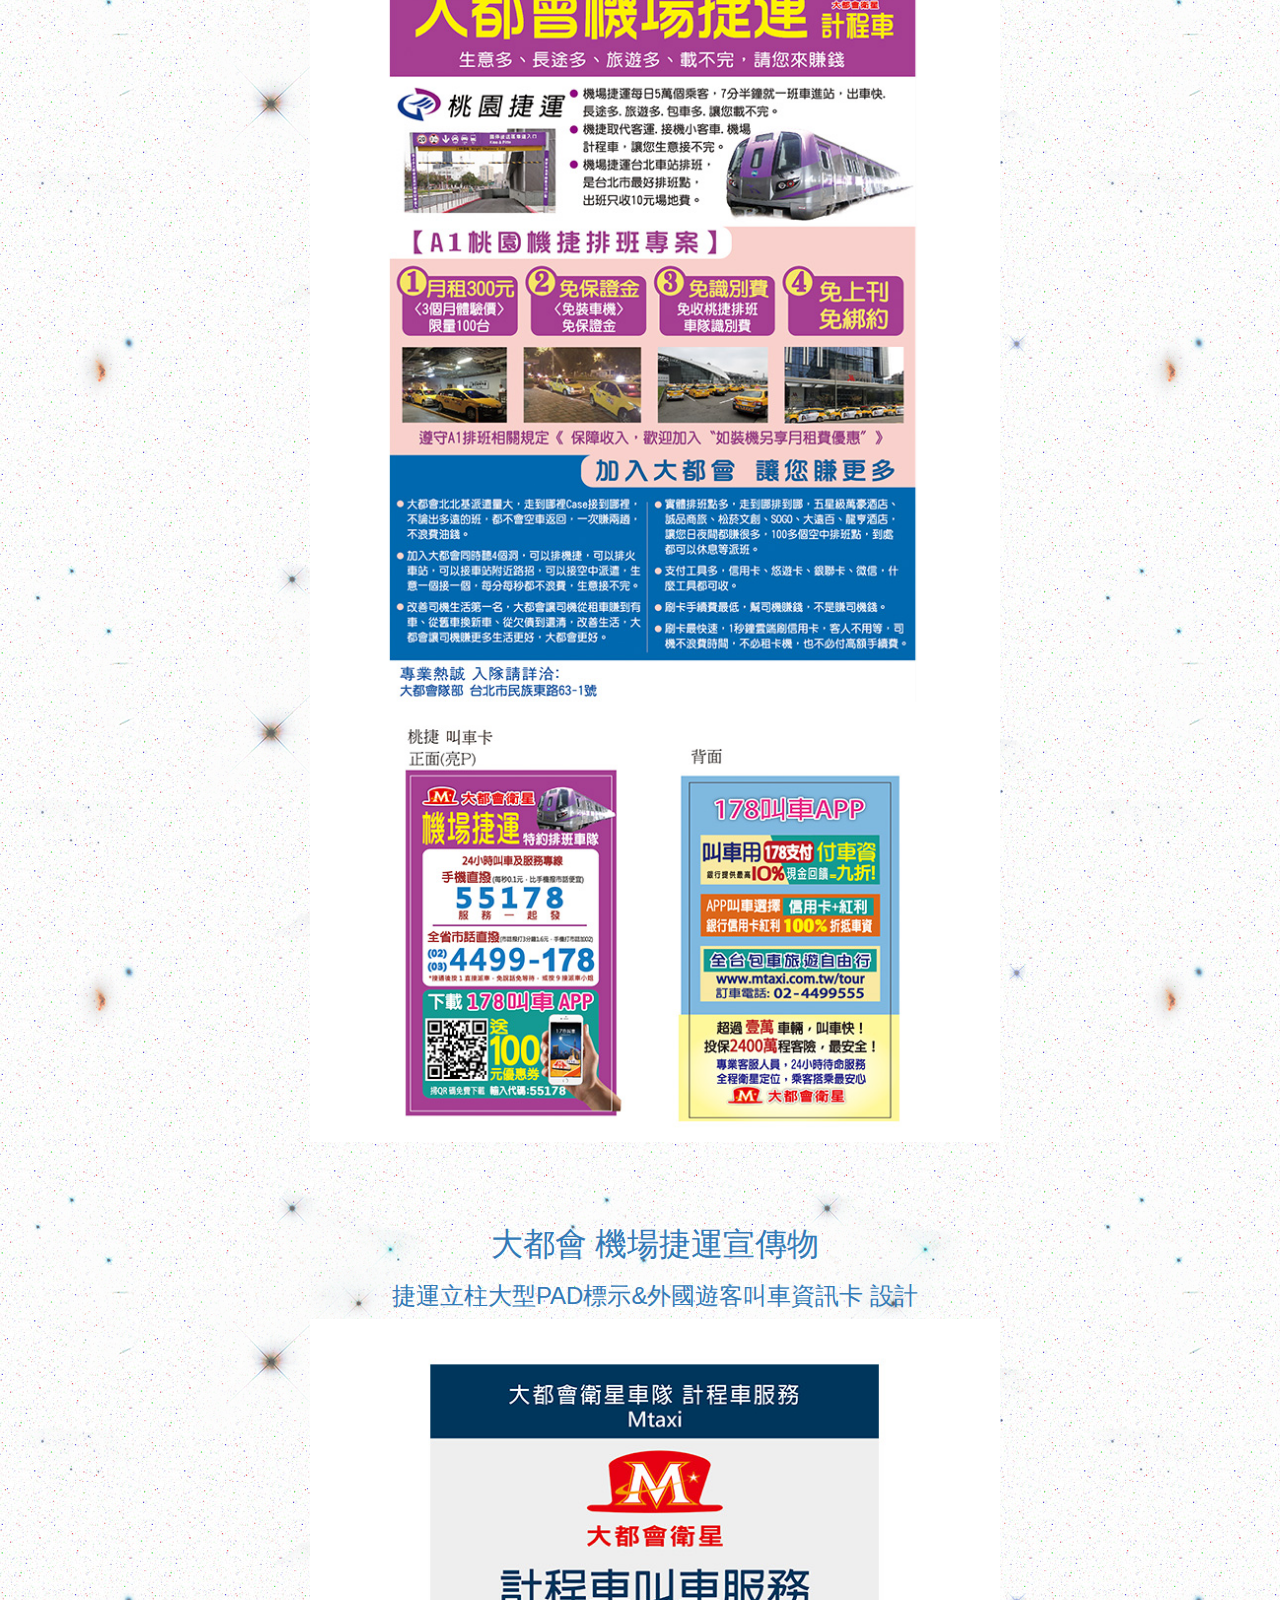
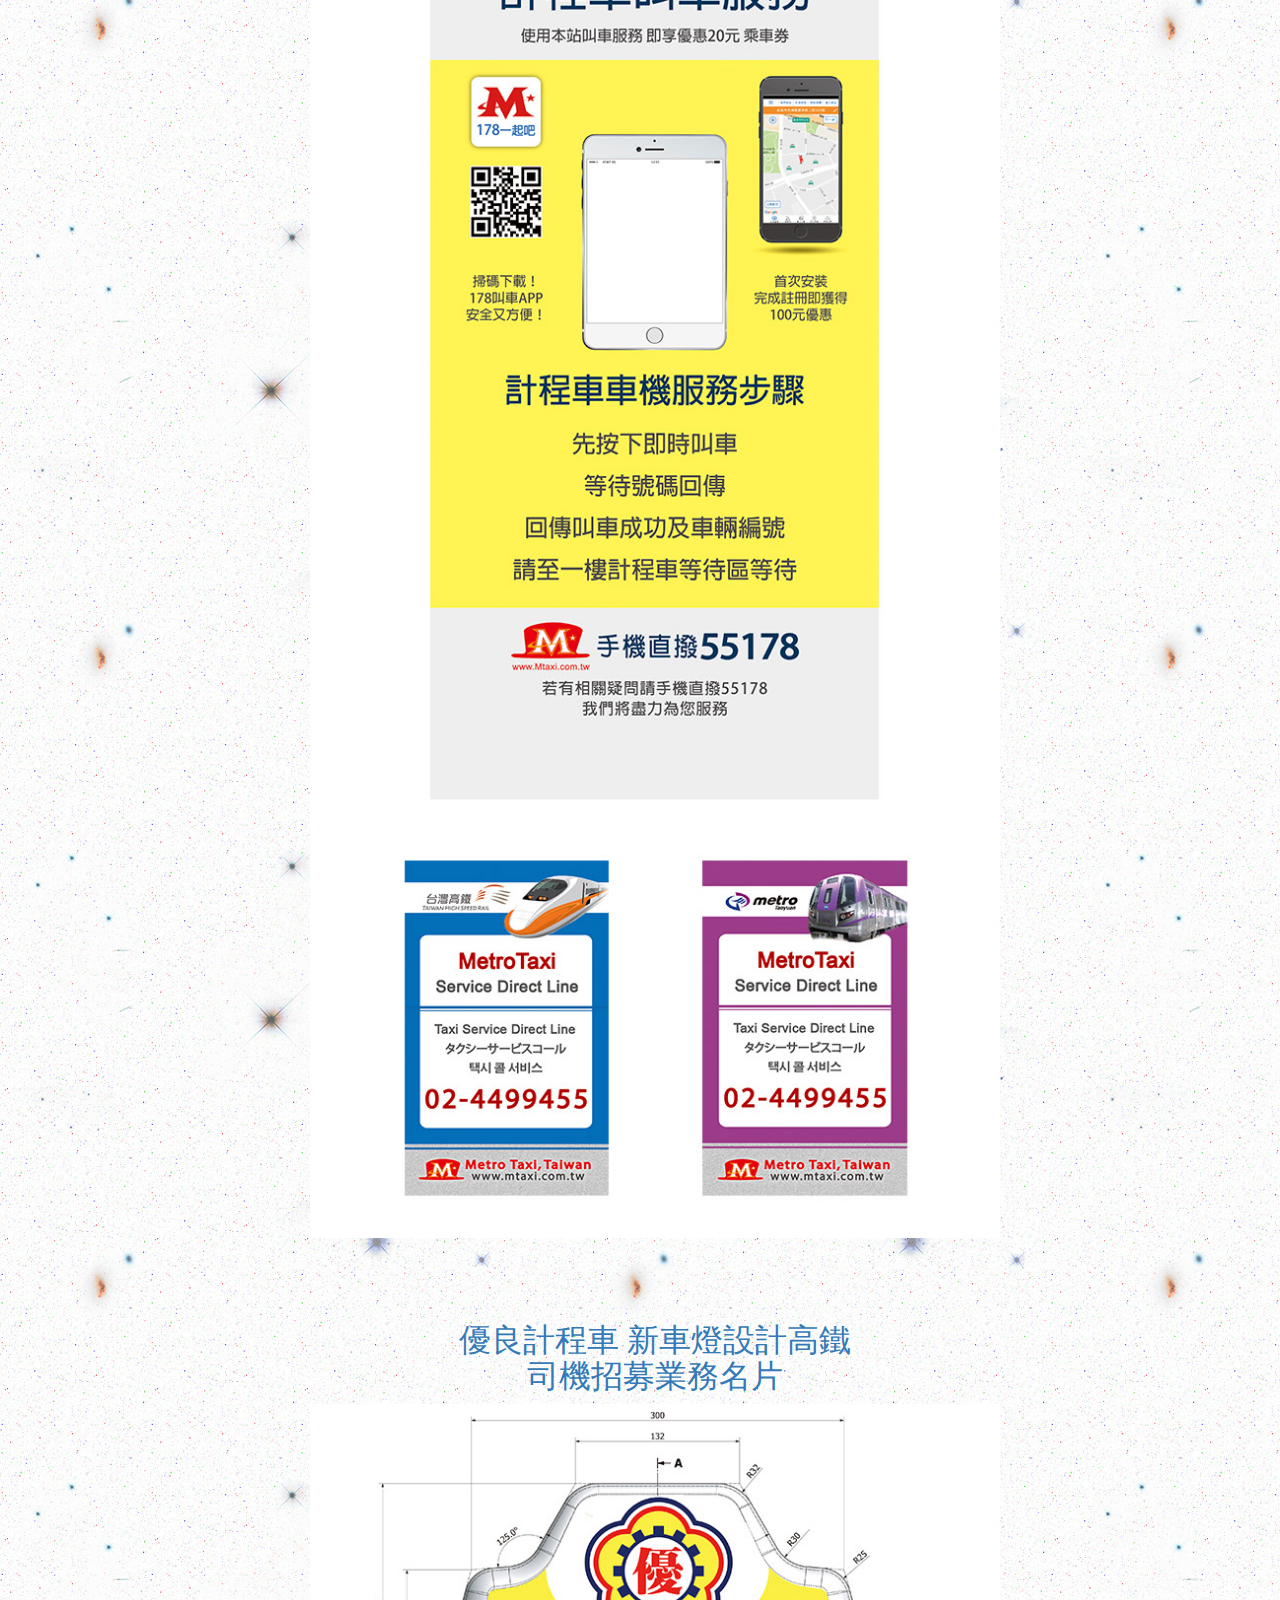
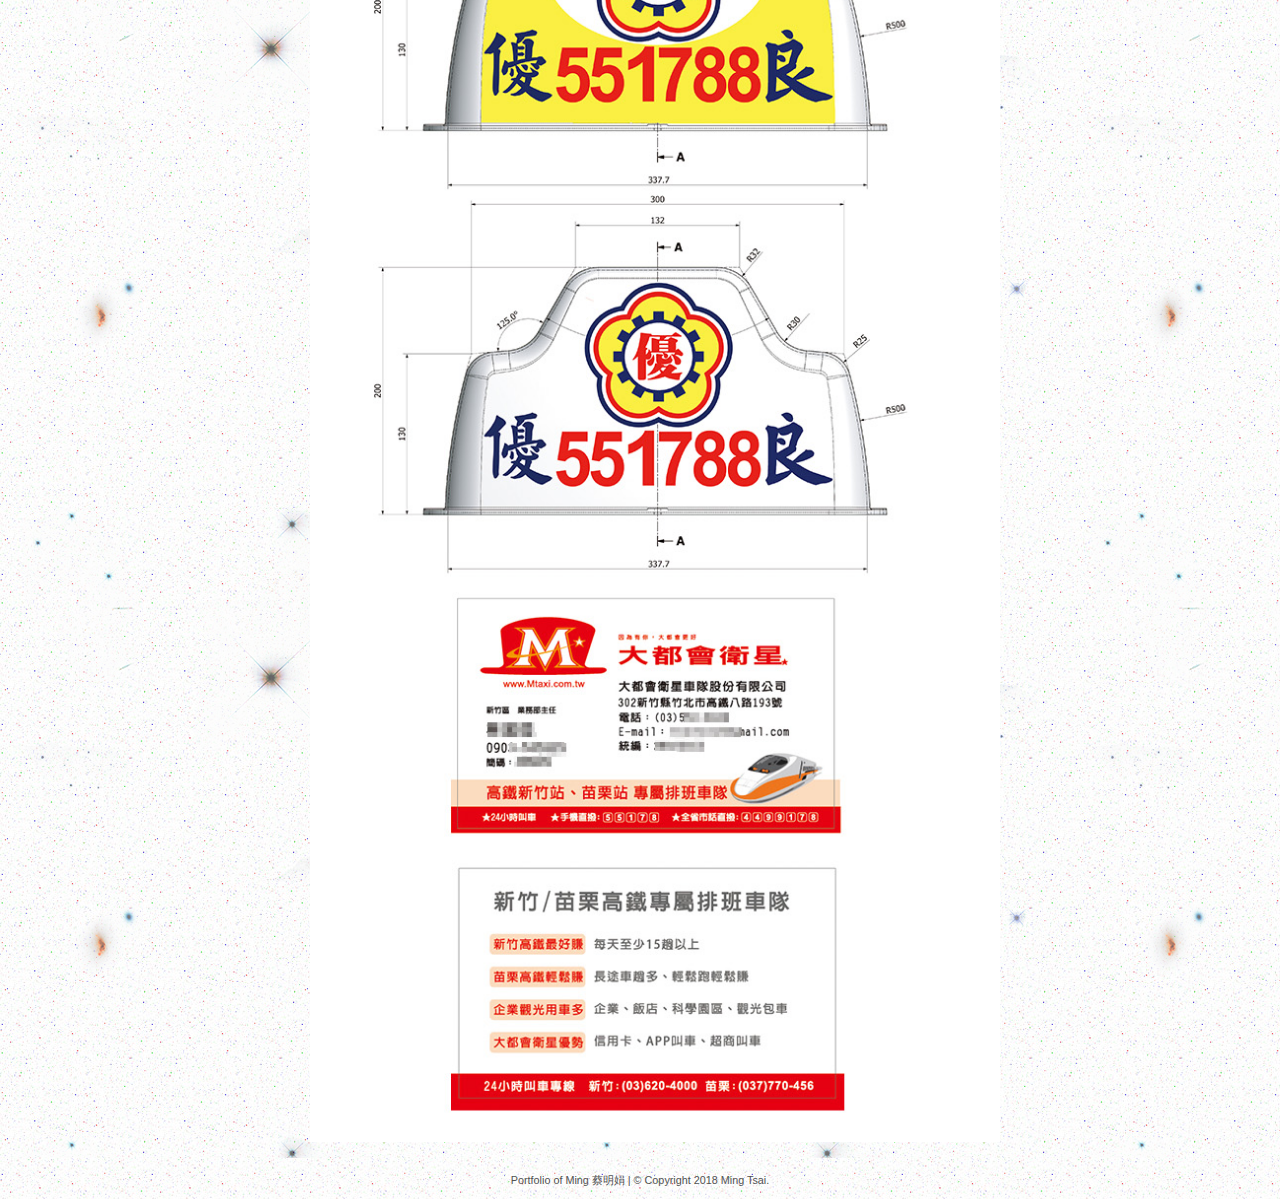
<file: image.html>
<!doctype html>
<html>
<head>
<meta charset="utf-8">
<meta http-equiv="X-UA-Compatible" content="IE=edge">
<meta name="viewport" content="width=device-width, initial-scale=1.0">
<title>-Being- Ming's Porfolio</title>
<link href="css/bootstrap.css" rel="stylesheet" type="text/css">
	<link rel="stylesheet" href="css/bootstrap.min.css">
	<link rel="stylesheet" href="css/bootstrap-theme.min.css">
	<link rel="stylesheet" href="css/being-theme.css">
	
	
<style>
body{
	
　

; 		background-image: url(images/bg.jpg);
	background-repeat: repeat;
}    

	@media (min-width: 300px) and (max-width: 1000px) {
  .rwdtxt {
   font-size: calc(1.5rem + (1.5-1.4) * ((100vw - 300px) / (1000 - 300)));
  color:#546980;
  }
}
@media (min-width: 1000px) {
  .rwdtxt {
     font-size: 1.6rem;
     color:#546980;
  }
body,td,th,input,button,select,textarea {
	font-family: "Helvetica Neue", Helvetica, Arial, "微軟正黑體", "微?雅黑", "????", "?? ??", sans-serif;
	font-size:108%;
	color: #515151;
}
	h1,h2,h3,h4,h5,h6{  font-family: "Helvetica Neue", Helvetica, Arial,  "微軟正黑體", "微?雅黑", "????", "?? ??", sans-serif;  }
h1 {
	
	font-size: 45px;
}
h2 {
	
	font-size: 32px;
}
</style>
<style>	
	
	a:link {
	color: #515151;
	text-decoration: none;
}
a:hover {
	color: #337ab7;
	text-decoration: none;
}
a:visited {
	text-decoration: none;
}
a:active {
	text-decoration: none;
}
</style>
<!-- HTML5 shim and Respond.js for IE8 support of HTML5 elements and media queries -->
<!-- WARNING: Respond.js doesn't work if you view the page via file:// -->
<!--[if lt IE 9]>
<script src="https://oss.maxcdn.com/html5shiv/3.7.2/html5shiv.min.js"></script>
<script src="https://oss.maxcdn.com/respond/1.4.2/respond.min.js"></script>
<![endif]-->
	
</head>

<body>
	
		 
	  
	<div class="affix scroll-home col-md-2 col-lg-2 col-xs-4 col-sm-3 pull-left" data-spy="affix" class="test">
<a href="ad_activity.html"><h5>Back to... <span class="glyphicon glyphicon-globe"></span></h5><img src="images/waterbear.png" alt="Placeholder image" class="img-responsive"></a>
	</div>
	  
<div class="container-fluid">
	<div class="row" id="top">


    
		<div class="col-lg-12 container-sky">
</div>

	  <div class="container-fluid box"></div>
	    
      
    

		<h1 class="text-primary text-center"><strong>Image</strong></h1>
		
      <div class="col-lg-12 being-main">
	 
	 
	 <div class="row star-bg">
	  <div class="container">
	   
		  <div class="container">
		    <div class="row">
		      <div class="col-md-12 p-img" id="ad1_"><h2 class="text-primary text-center">亞誠官網上線活動</h2><h3 class="text-primary text-center">宣傳桌卡&DM</h3><img src="ad_activity/image/ad1_.jpg" alt="Placeholder image" width="700" height="938" class="img-responsive center-block">
	          <br>		      </div>
		  
		  <div class="col-md-12 p-img" id="ad2_"><h2 class="text-primary text-center">TJB 員工形象</h2><h3 class="text-primary text-center">形象宣傳</h3><img src="ad_activity/image/ad2_.jpg" alt="Placeholder image" width="700" height="938" class="img-responsive center-block">
	          <br>		      </div>
				
		    
		      <div class="col-md-12 p-img" id="ad1"><h2 class="text-primary text-center">大都會 招募DM</h2><h3 class="text-primary text-center">2018版&2017版</h3><img src="ad_activity/image/ad1.jpg" alt="Placeholder image" width="690" height="1973" class="img-responsive center-block">
		        <br>		      </div>
				
			<div class="col-md-12 p-img" id="ad2"><h2 class="text-primary text-center">大都會 世大運花襯衫提案</h2><img src="ad_activity/image/ad2.jpg" alt="Placeholder image" width="690" height="1189" class="img-responsive center-block">
				<br></div>
					
			<div class="col-md-12 p-img" id="ad3"><h2 class="text-primary text-center">大都會 10周年乖乖合作提案</h2><img src="ad_activity/image/ad3.jpg" alt="Placeholder image" width="690" height="1359" class="img-responsive center-block">
				<br></div>
			<div class="col-md-12 p-img" id="ad4"><h2 class="text-primary text-center">大都會 多元化計程車</h2><h3 class="text-primary text-center">車身磁鐵 提案</h3><img src="ad_activity/image/ad4.jpg" alt="Placeholder image" width="690" height="788" class="img-responsive center-block">
				<br></div>
				<div class="col-md-12 p-img" id="ad5"><h2 class="text-primary text-center">大都會 共乘專車標示 提案</h2><img src="ad_activity/image/ad5.jpg" alt="Placeholder image" width="690" height="520" class="img-responsive center-block">
				<br></div>
			  <div class="col-md-12 p-img" id="ad6"><h2 class="text-primary text-center">大都會 機場捷運宣傳物</h2><h3 class="text-primary text-center">司機招募DM&叫車資訊卡 設計</h3><img src="ad_activity/image/ad6.jpg" alt="Placeholder image" width="690" height="837" class="img-responsive center-block">
				<br></div>
			  <div class="col-md-12 p-img" id="ad7"><h2 class="text-primary text-center">大都會 機場捷運宣傳物</h2><h3 class="text-primary text-center">捷運立柱大型PAD標示&外國遊客叫車資訊卡 設計</h3><img src="ad_activity/image/ad7.jpg" alt="Placeholder image" width="690" height="1714" class="img-responsive center-block">
				<br></div>
				
				<div class="col-md-12 p-img" id="ad8"><h2 class="text-primary text-center">優良計程車 新車燈設計高鐵<br>
司機招募業務名片</h2><img src="ad_activity/image/ad8.jpg" alt="Placeholder image" width="690" height="1714" class="img-responsive center-block">
				<br></div>
			  
				
	        </div>
		  </div>
	   
	   
       
	
</div>

     </div>    
      </div>
	 
  
  </div>
</div>
   
  
 
	
	<footer class="footer"><p><br>Portfolio of Ming 蔡明娟 | &copy; Copyright 2018 Ming Tsai.</p>
</footer>
	
	
	
<script src="jquery-3.3.1.min.js"></script>
	<script src="js/bootstrap.min.js"></script>
	<script>
$(function(){
    $('.test').affix({
        offset:{
            top:function(){
                return (this.top = $('header').outerHeight(true))
            }
        }
    }).on('affix.bs.affix',function(){
        $(this).html('我被固定在窗口頂部');
    }).on('affix-affix-top.bs.affix',function(){
        $(this).html('我正跟隨滾動條滾動');
    })
})    
</script>
	
	
</body>
</html>
</file>
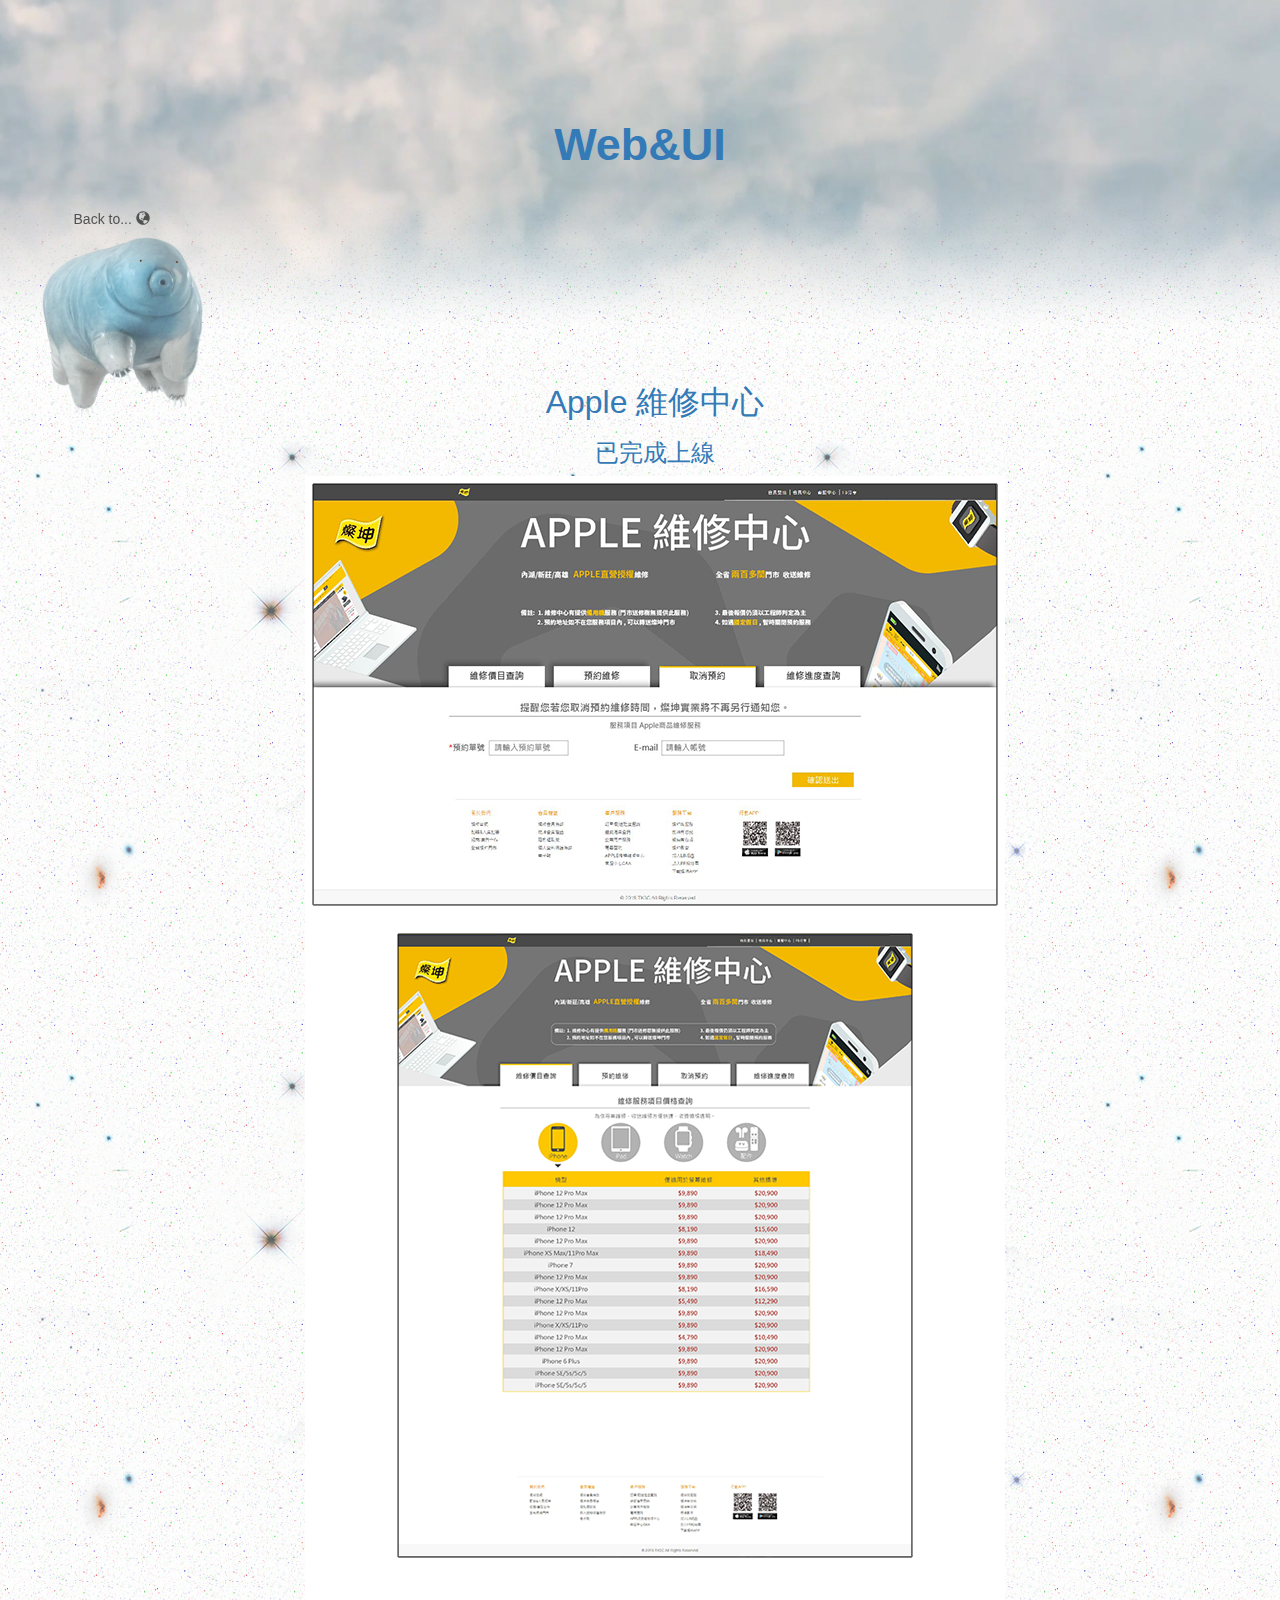
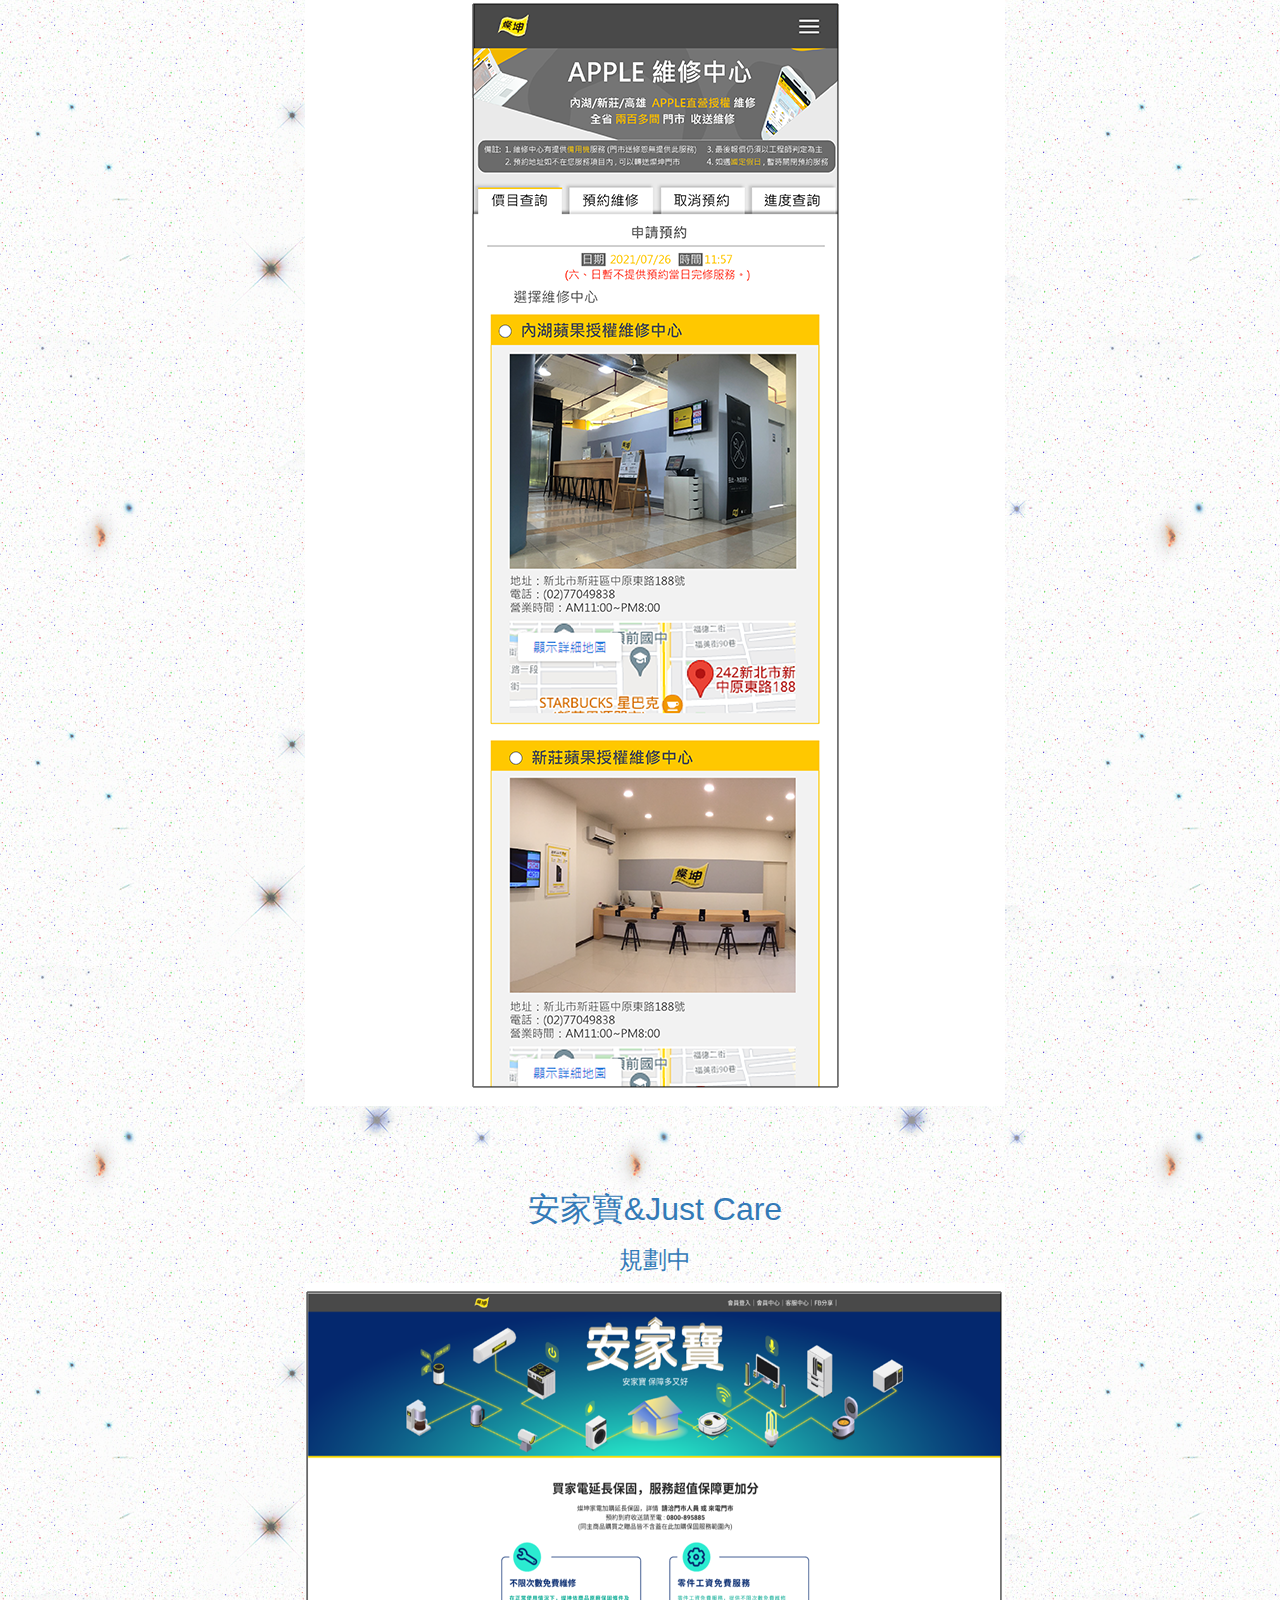
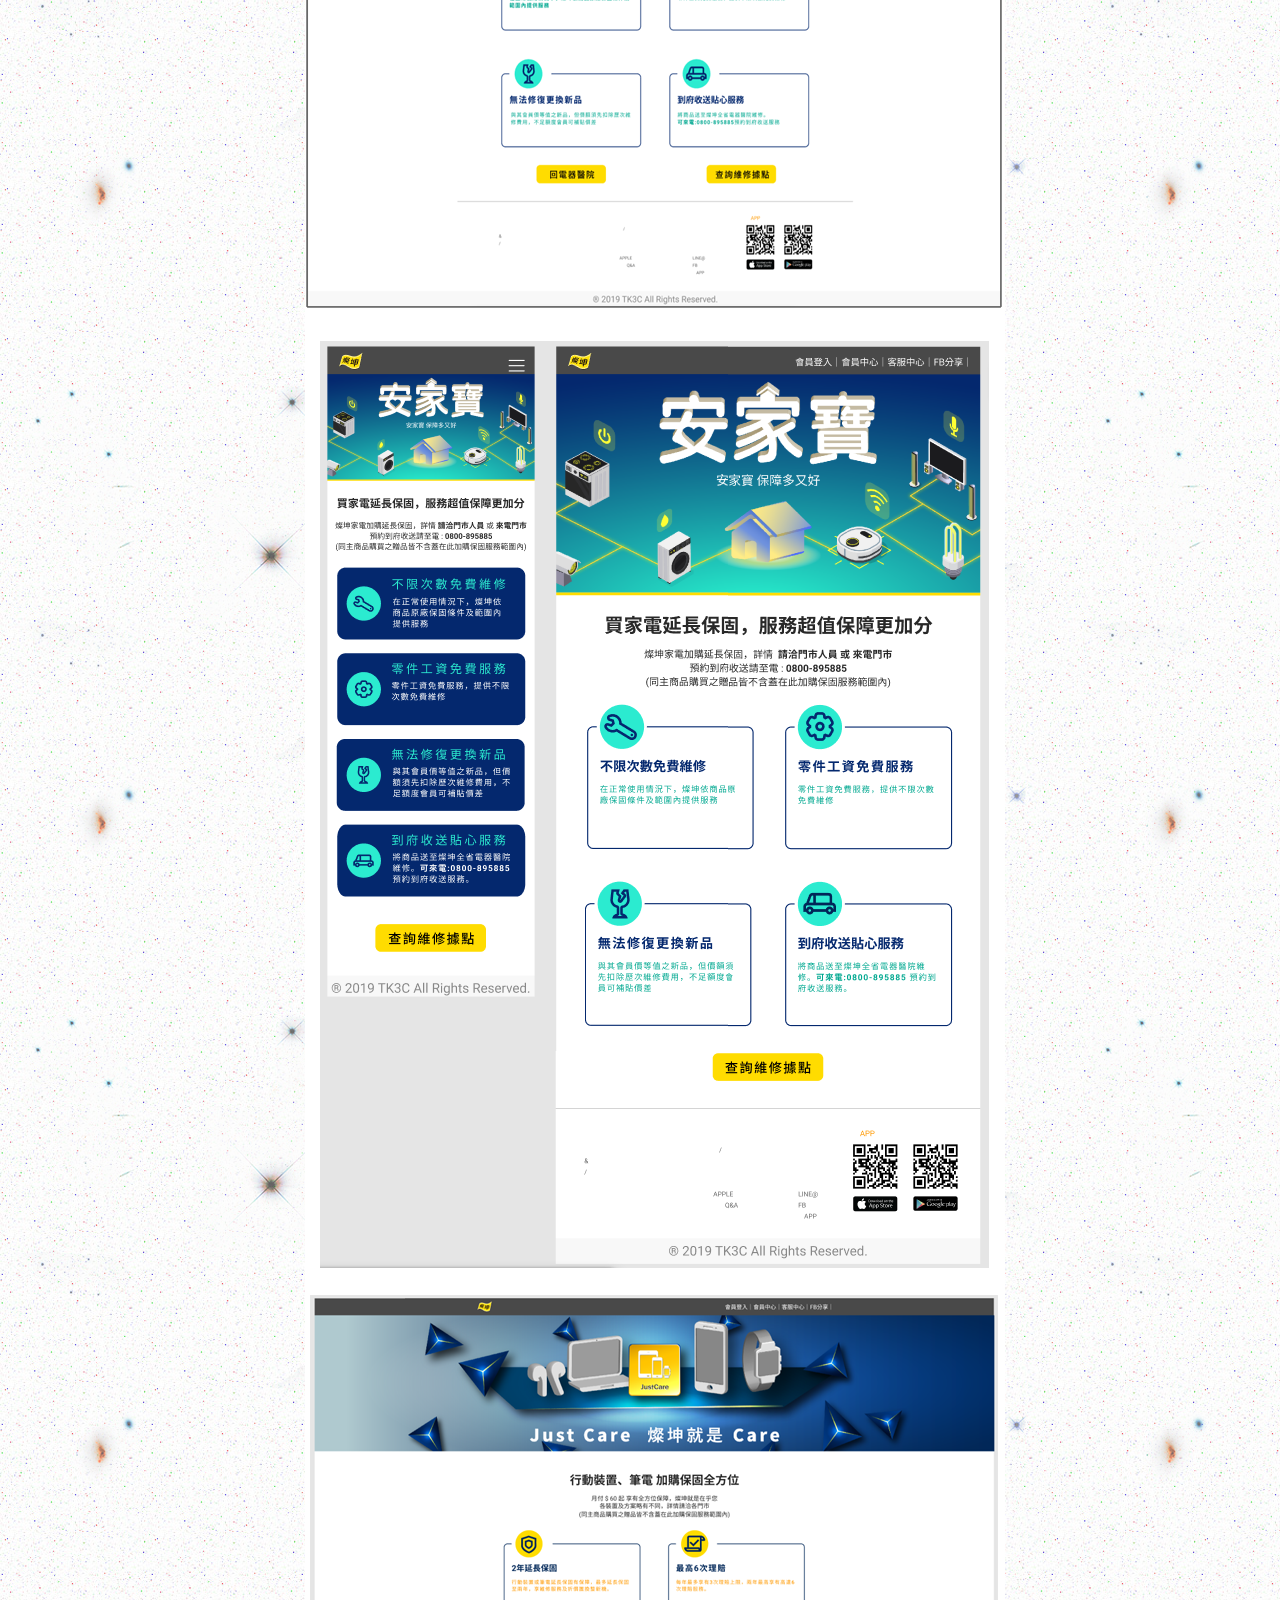
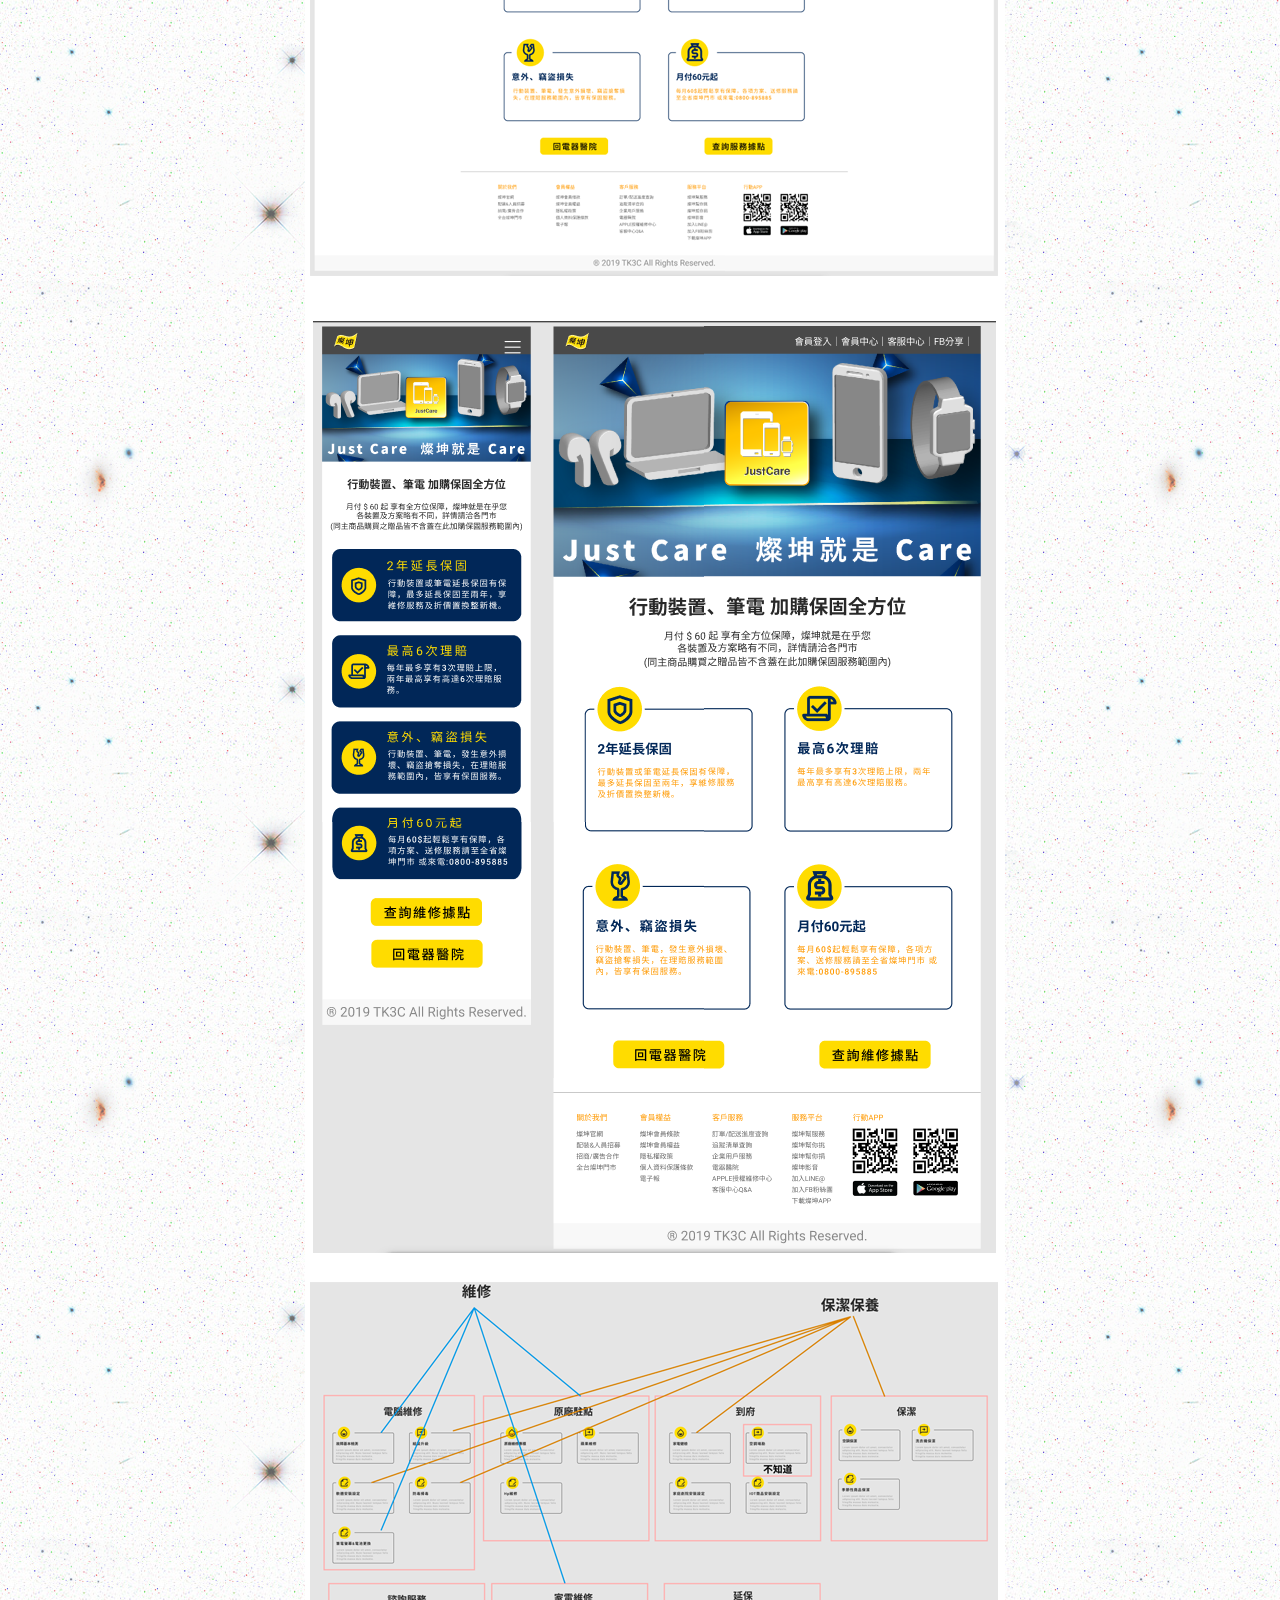
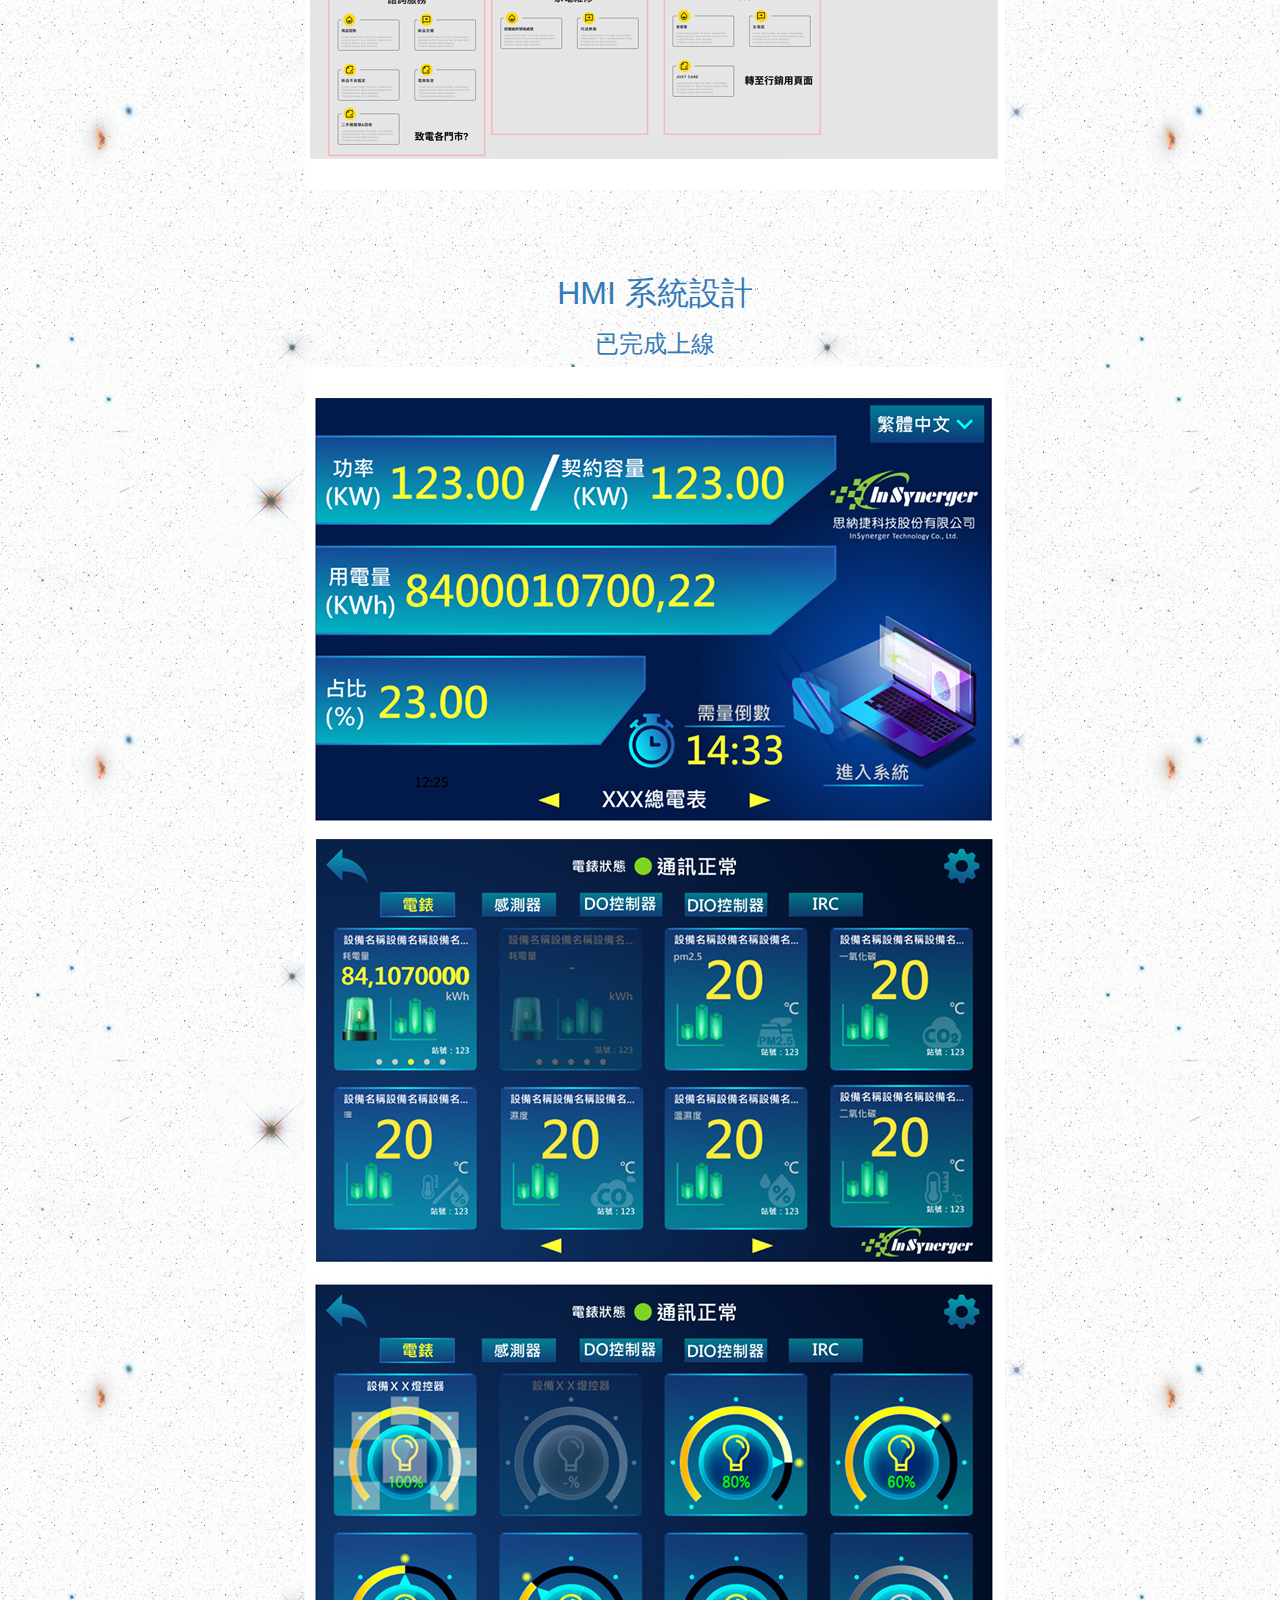
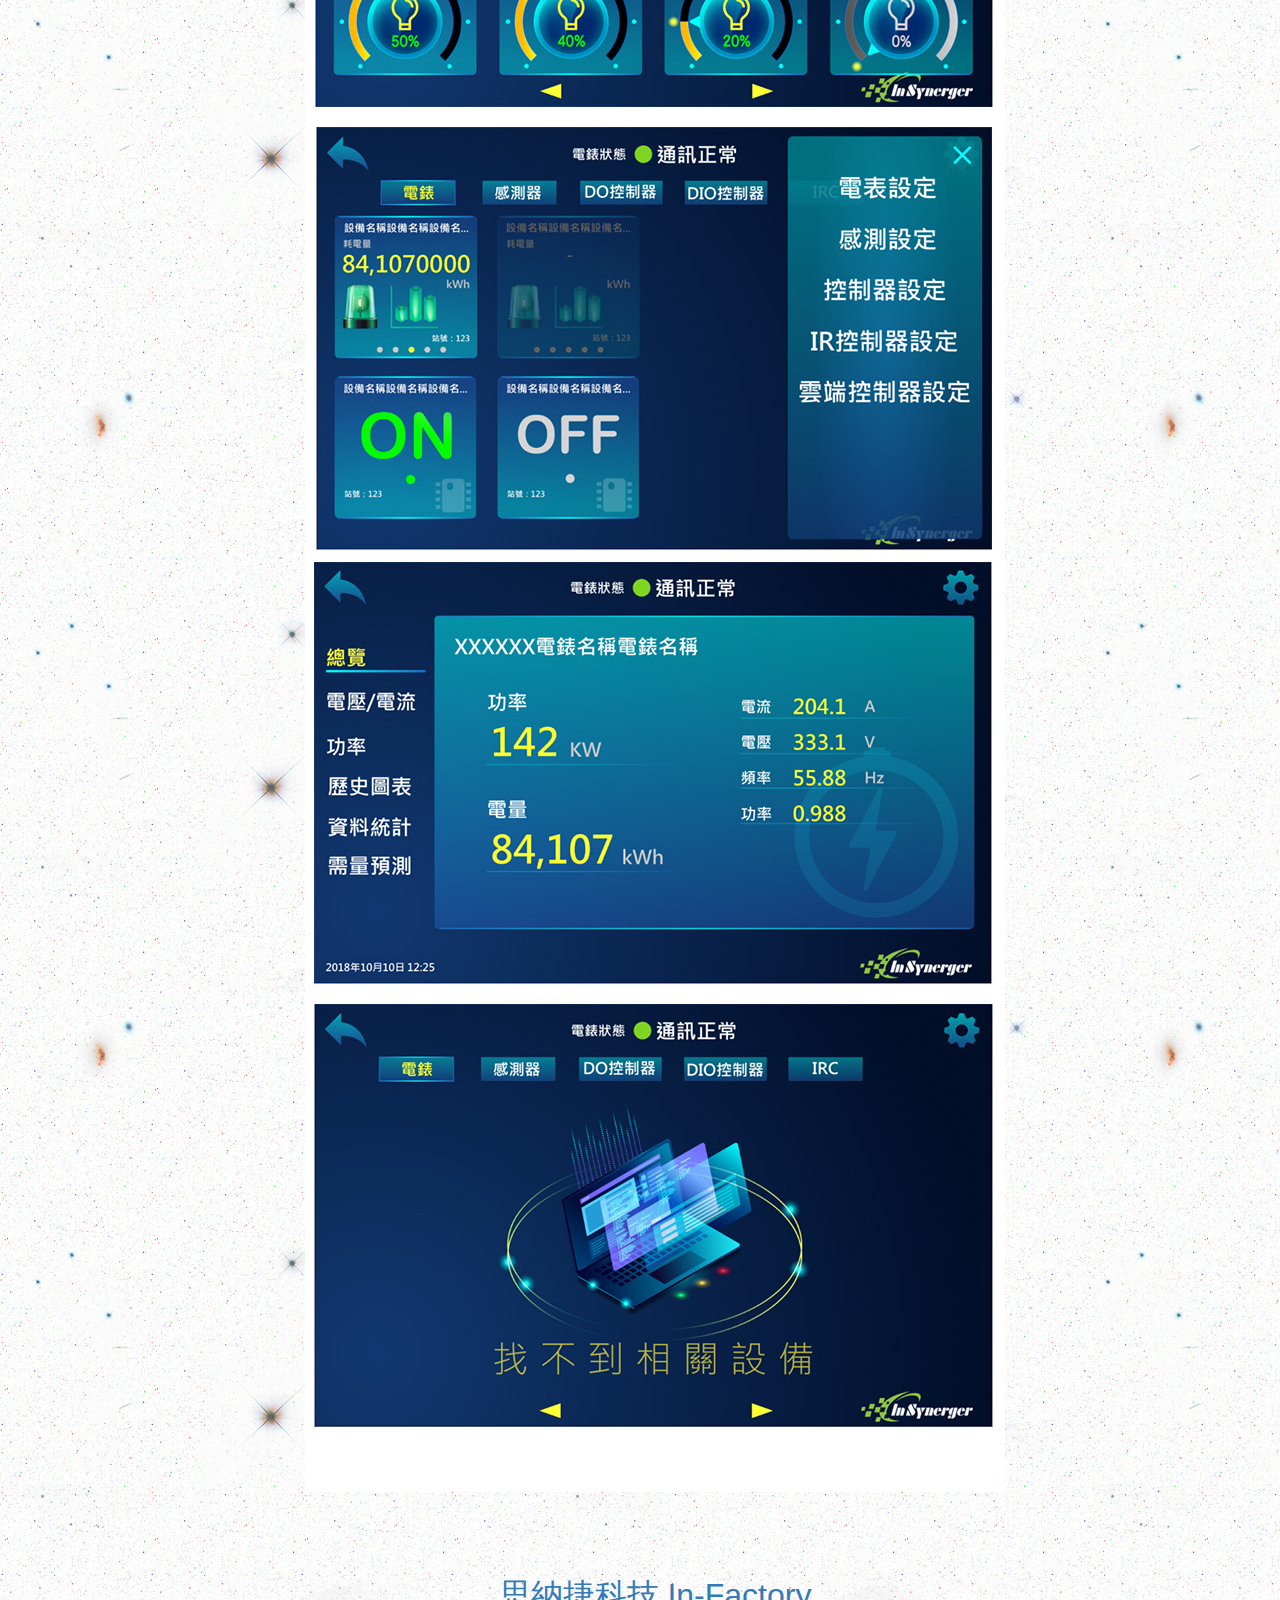
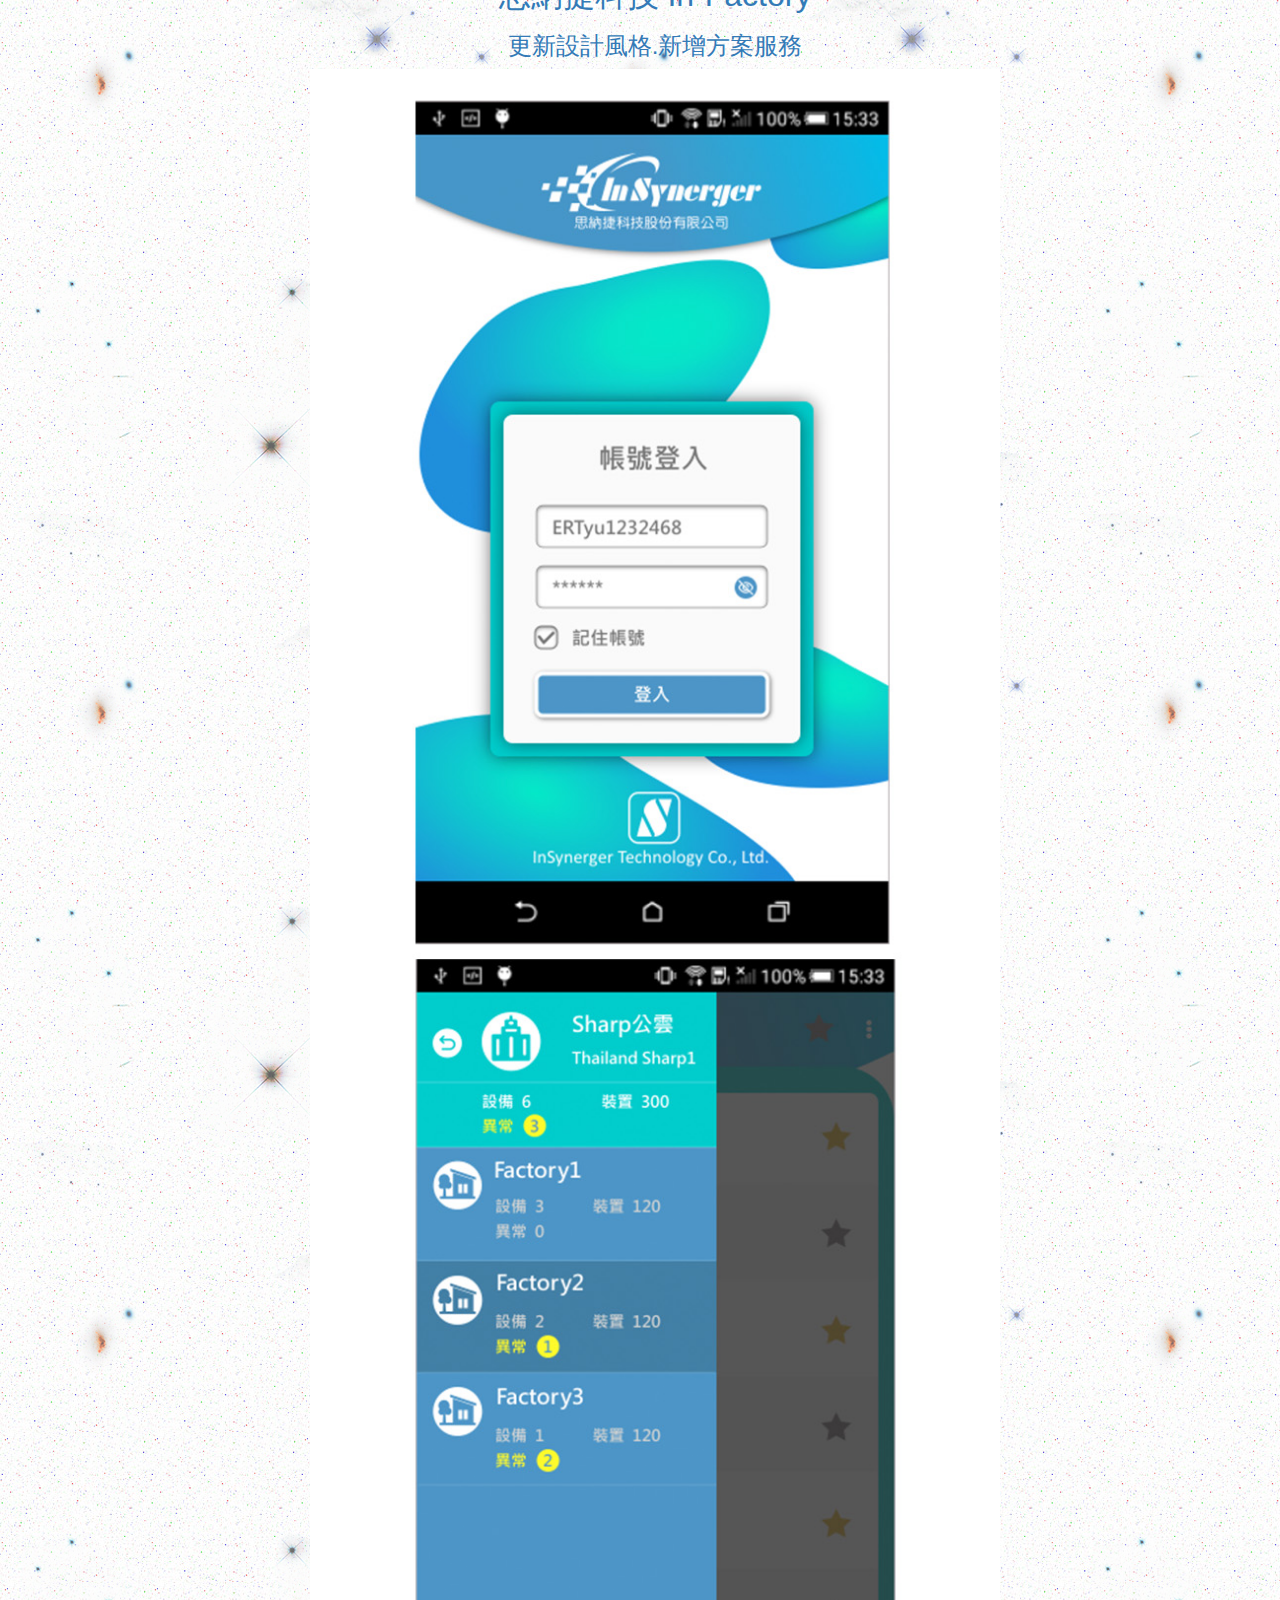
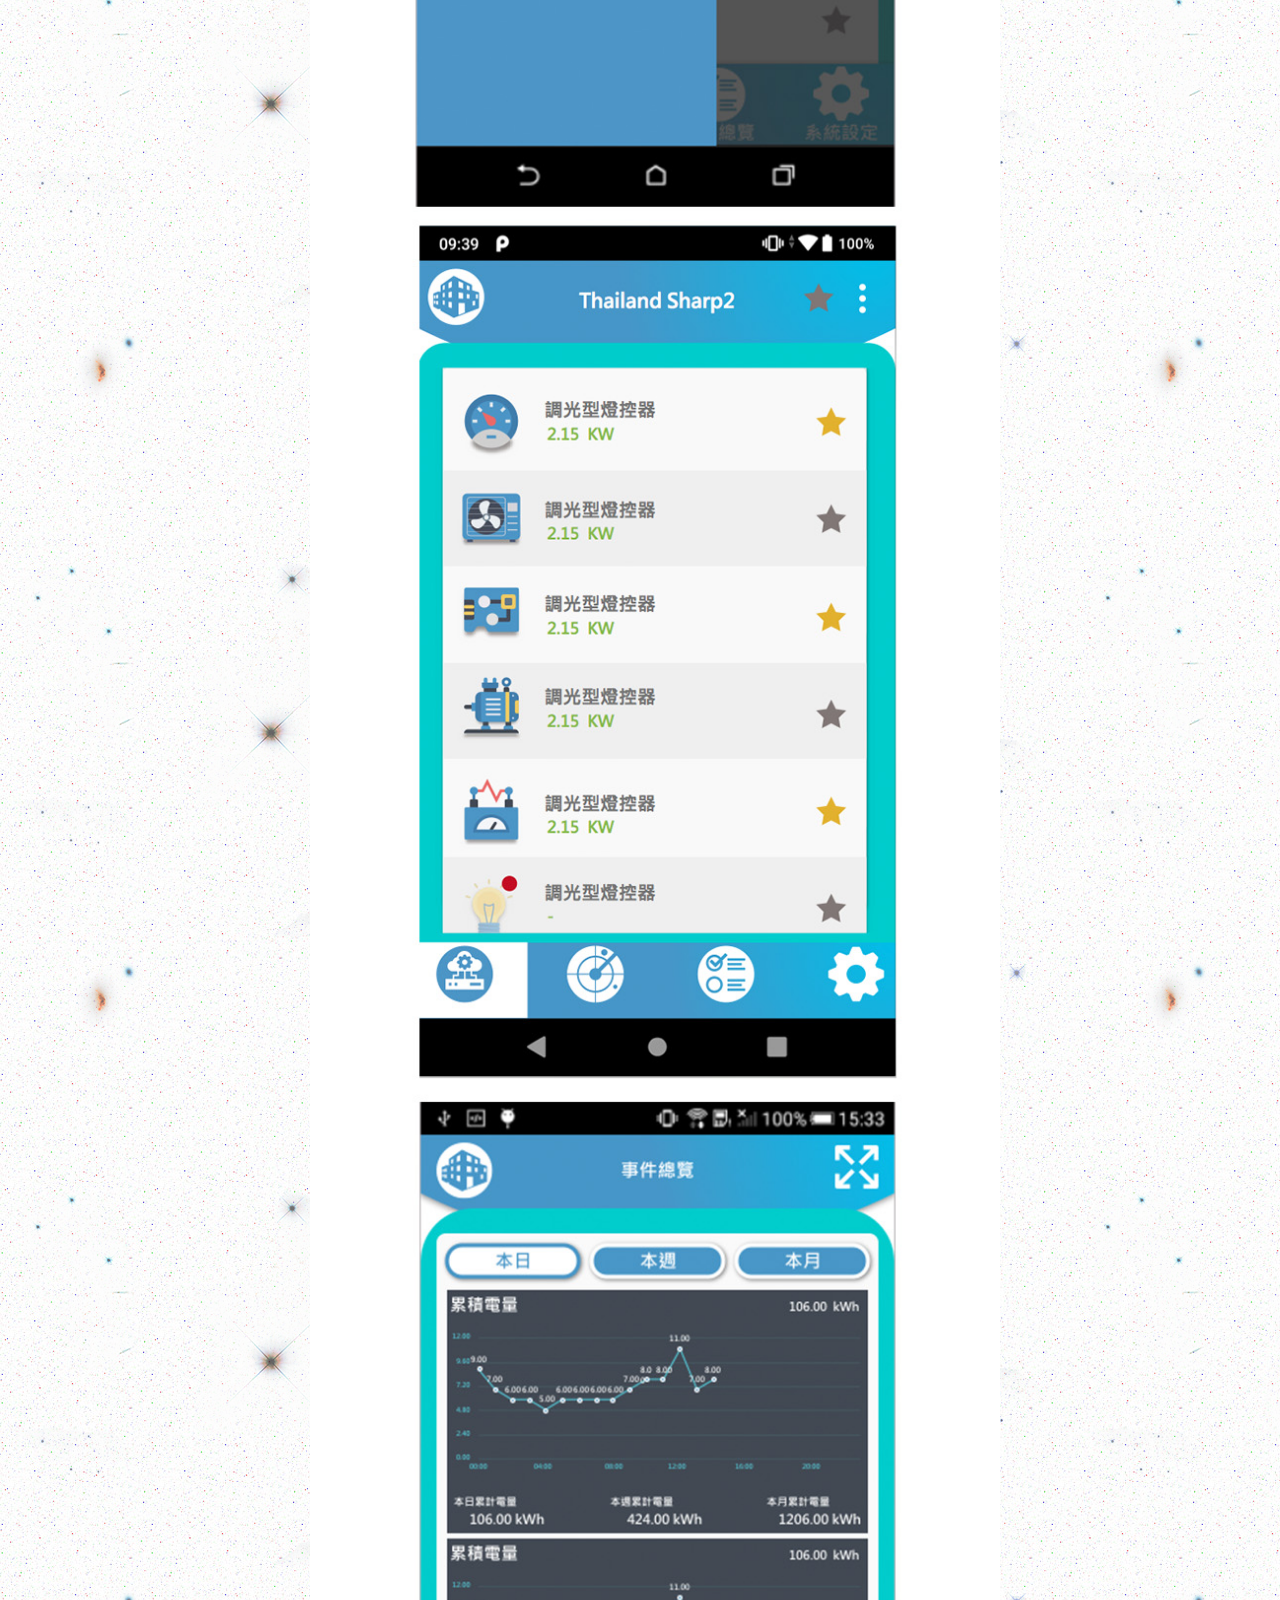
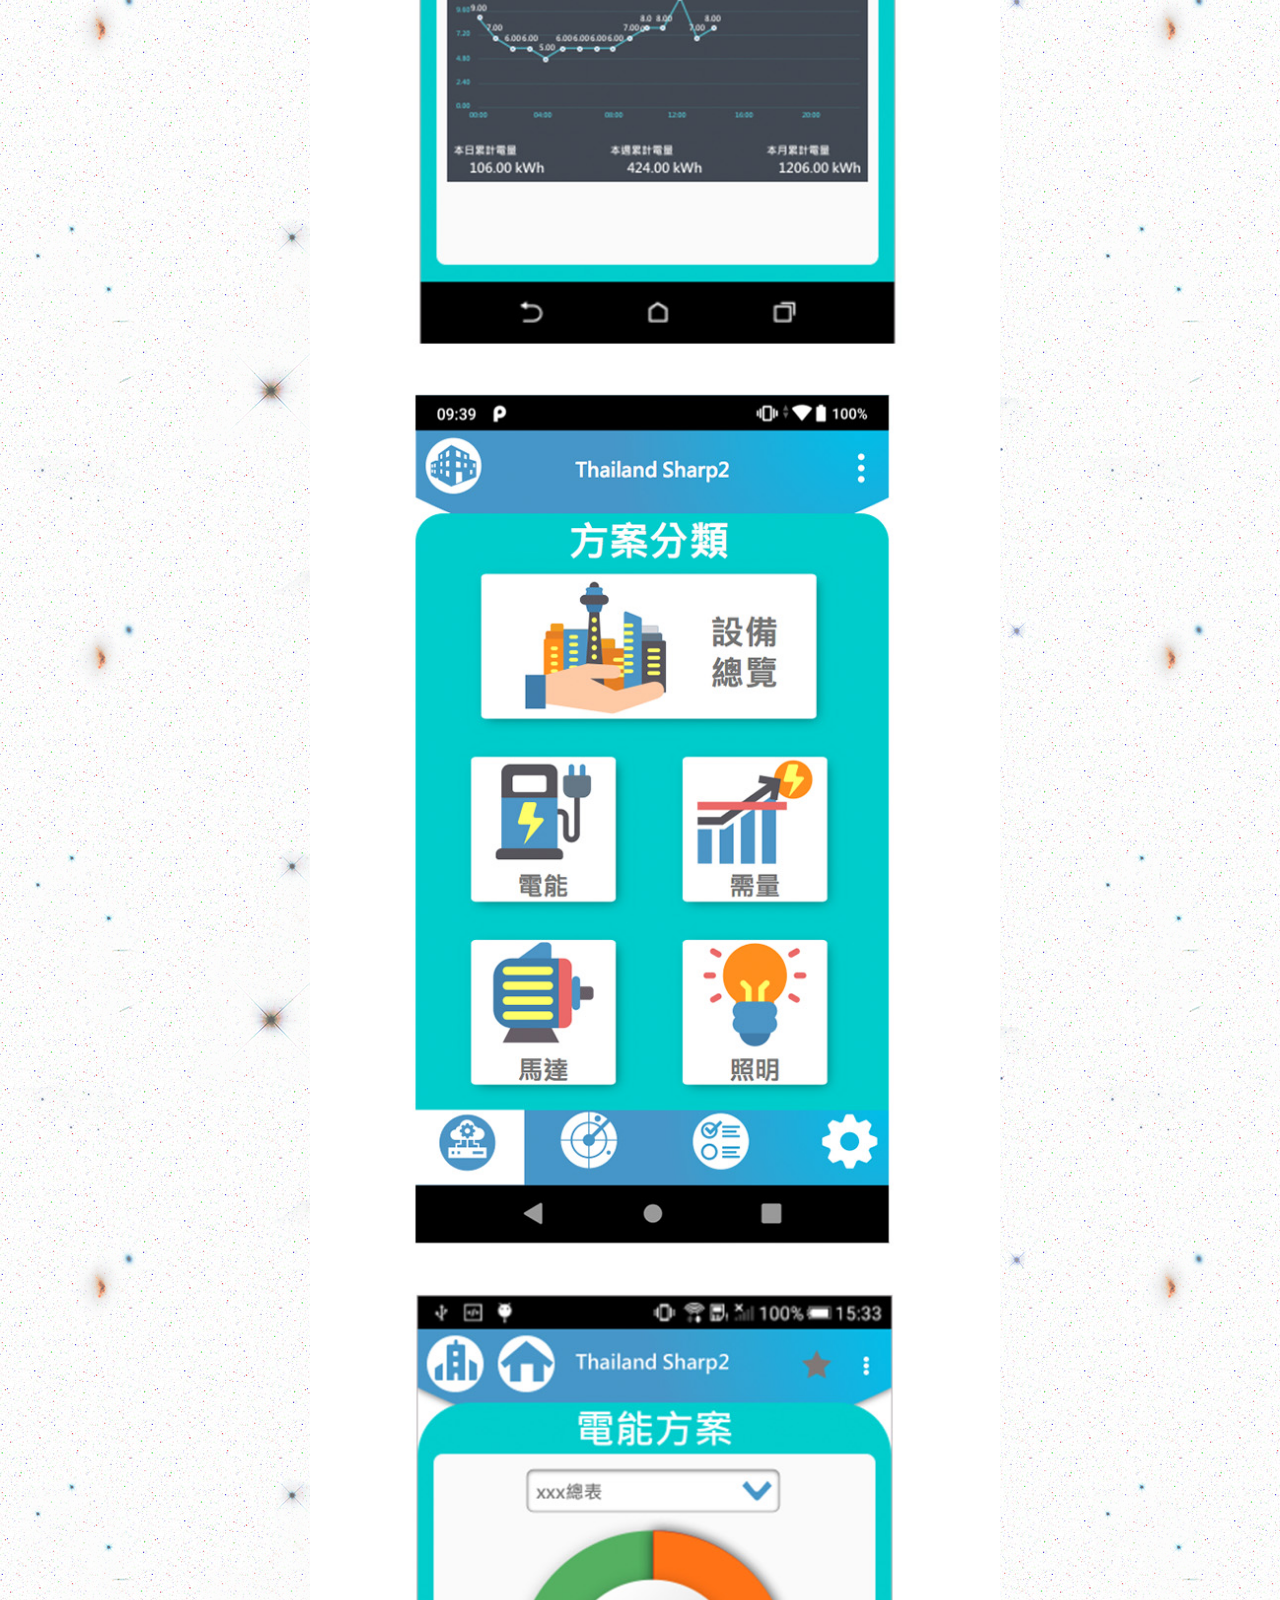
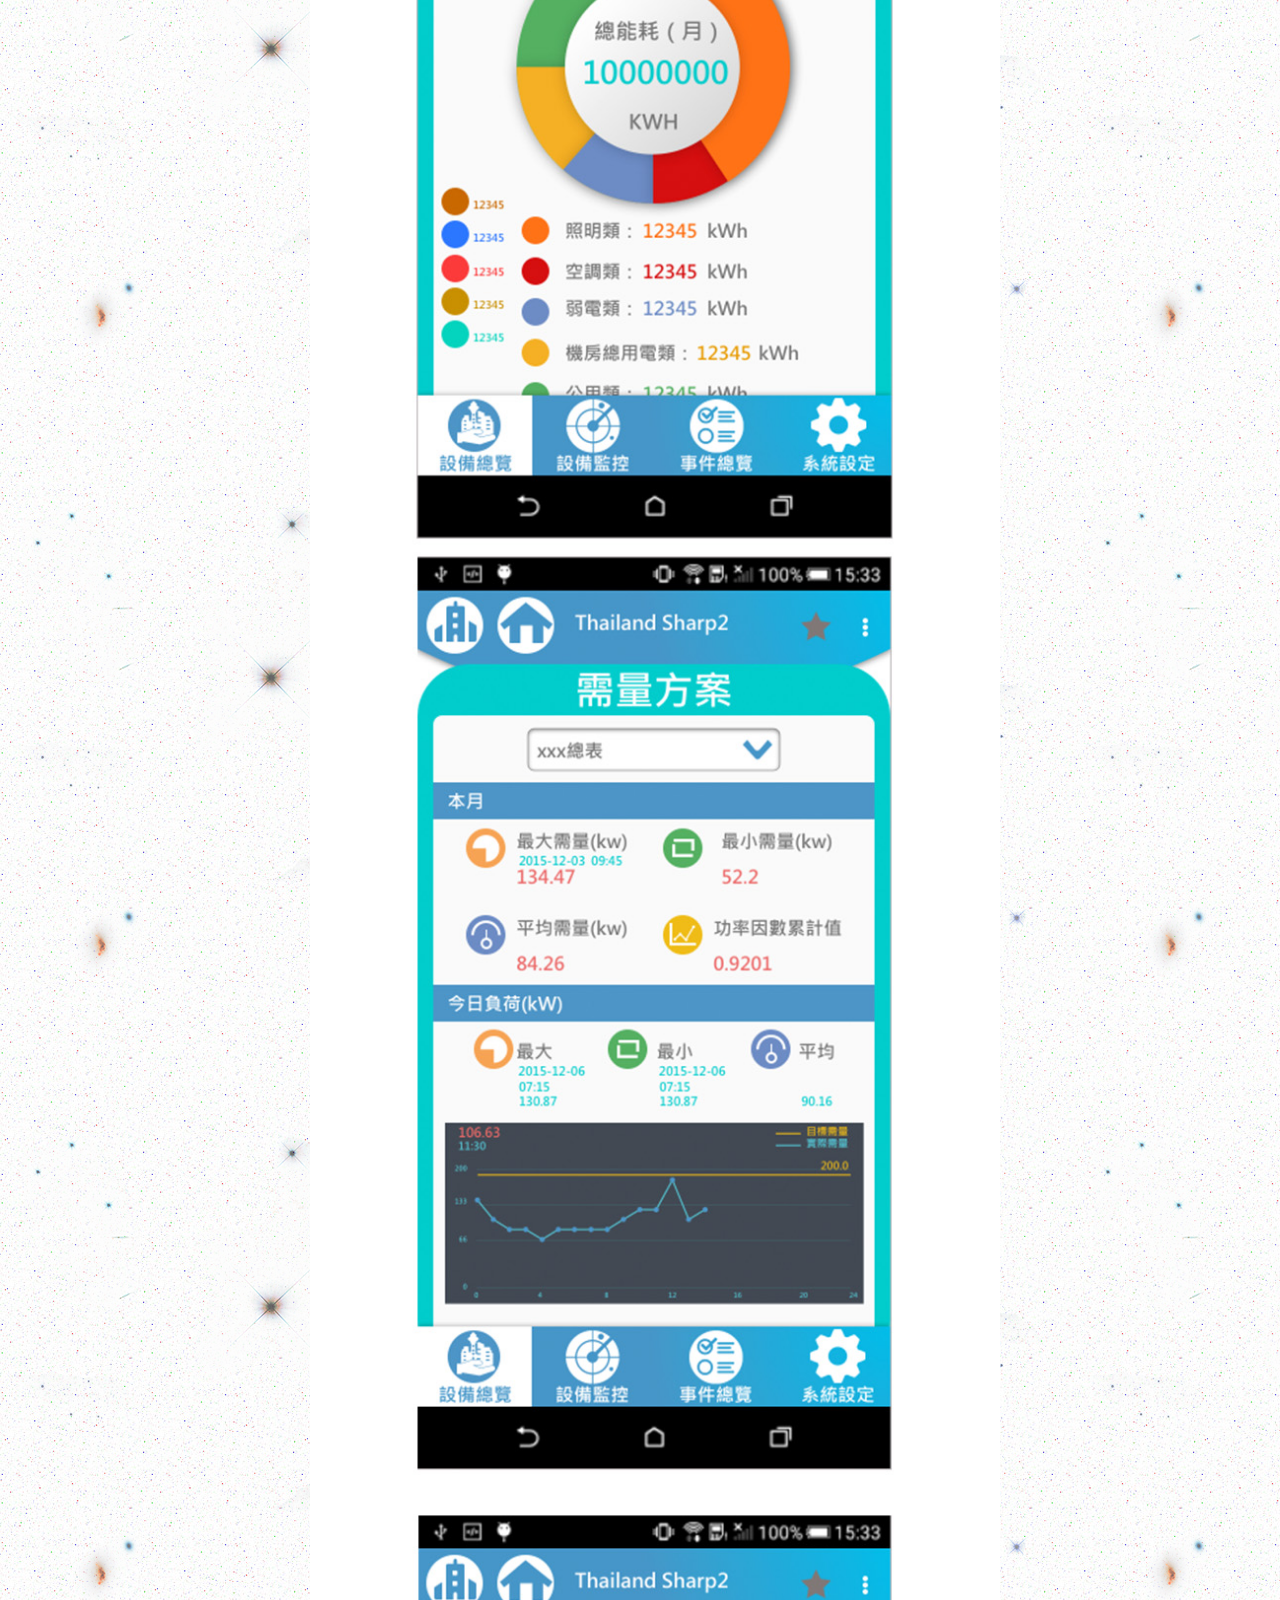
<file: ui.html>
<!doctype html>
<html>
<head>
<meta charset="utf-8">
<meta http-equiv="X-UA-Compatible" content="IE=edge">
<meta name="viewport" content="width=device-width, initial-scale=1.0">
<title>-Being- Ming's Porfolio</title>
<link href="css/bootstrap.css" rel="stylesheet" type="text/css">
	<link rel="stylesheet" href="css/bootstrap.min.css">
	<link rel="stylesheet" href="css/bootstrap-theme.min.css">
	<link rel="stylesheet" href="css/being-theme.css">
	
	
<style>
body{
	
　

; 		background-image: url(images/bg.jpg);
	background-repeat: repeat;
}    

	@media (min-width: 300px) and (max-width: 1000px) {
  .rwdtxt {
   font-size: calc(1.5rem + (1.5-1.4) * ((100vw - 300px) / (1000 - 300)));
  color:#546980;
  }
}
@media (min-width: 1000px) {
  .rwdtxt {
     font-size: 1.6rem;
     color:#546980;
  }
body,td,th,input,button,select,textarea {
	font-family: "Helvetica Neue", Helvetica, Arial, "微軟正黑體", "微?雅黑", "????", "?? ??", sans-serif;
	font-size:108%;
	color: #515151;
}
	h1,h2,h3,h4,h5,h6{  font-family: "Helvetica Neue", Helvetica, Arial,  "微軟正黑體", "微?雅黑", "????", "?? ??", sans-serif;  }
h1 {
	
	font-size: 45px;
}
h2 {
	
	font-size: 32px;
}
</style>
<style>	
	
	a:link {
	color: #515151;
	text-decoration: none;
}
a:hover {
	color: #337ab7;
	text-decoration: none;
}
a:visited {
	text-decoration: none;
}
a:active {
	text-decoration: none;
}
</style>
<!-- HTML5 shim and Respond.js for IE8 support of HTML5 elements and media queries -->
<!-- WARNING: Respond.js doesn't work if you view the page via file:// -->
<!--[if lt IE 9]>
<script src="https://oss.maxcdn.com/html5shiv/3.7.2/html5shiv.min.js"></script>
<script src="https://oss.maxcdn.com/respond/1.4.2/respond.min.js"></script>
<![endif]-->
	
</head>

<body>
	
		 
	  
	<div class="affix scroll-home col-md-2 col-lg-2 col-xs-4 col-sm-3 pull-left" data-spy="affix" class="test">
<a href="web_ui_ux.html"><h5>Back to... <span class="glyphicon glyphicon-globe"></span></h5><img src="images/waterbear.png" alt="Placeholder image" class="img-responsive"></a>
	</div>
	  
<div class="container-fluid">
	<div class="row" id="top">


    
		<div class="col-lg-12 container-sky">
</div>

	  <div class="container-fluid box"></div>
	    
      
    

		<h1 class="text-primary text-center"><strong>Web&UI</strong></h1>
		
      <div class="col-lg-12 being-main">
	 
	 
	 <div class="row star-bg">
	  <div class="container">
	   
		  
		  <div class="container">
		    <div class="row">
				
				<div class="col-md-12 p-img" id="ui13"><h2 class="text-primary text-center">Apple 維修中心</h2><h3 class="text-primary text-center">已完成上線</h3><img src="web_ui/ui13.png" alt="Placeholder image" width="700" height="2230" class="img-responsive center-block">
		        <br>		      
		        </div>

				<div class="col-md-12 p-img" id="ui14"><h2 class="text-primary text-center">安家寶&Just Care</h2><h3 class="text-primary text-center">規劃中</h3><img src="web_ui/ui14.png" alt="Placeholder image" width="700" height="3707" class="img-responsive center-block">
		        <br>		      
		        </div>
				
				<div class="col-md-12 p-img" id="ui1_"><h2 class="text-primary text-center">HMI 系統設計</h2><h3 class="text-primary text-center">已完成上線</h3><img src="web_ui/ui1_.jpg" alt="Placeholder image" width="700" height="2725" class="img-responsive center-block">
		        <br>		      
		        </div>
				
			<div class="col-md-12 p-img" id="ui2_"><h2 class="text-primary text-center">思納捷科技 In-Factory</h2><h3 class="text-primary text-center">更新設計風格.新增方案服務</h3><img src="web_ui/ui2_.jpg" alt="Placeholder image" width="690" height="8034" class="img-responsive center-block">
				<br></div>
					
			<div class="col-md-12 p-img" id="ui3_"><h2 class="text-primary text-center">泰國工廠製程消防及監控系統</h2><h3 class="text-primary text-center">已上線第一階段</h3><img src="web_ui/ui3_.jpg" alt="Placeholder image" width="690" height="1230" class="img-responsive center-block">
				<br></div>
			<div class="col-md-12 p-img" id="ui4_"><h2 class="text-primary text-center">DEV Setting</h2><h3 class="text-primary text-center">制定基本設計</h3><img src="web_ui/ui4_.jpg" alt="Placeholder image" width="690" height="1507" class="img-responsive center-block">
				<br></div>
				<div class="col-md-12 p-img" id="ui5_"><h2 class="text-primary text-center">IN-FACTORY 更新提案集</h2><h3 class="text-primary text-center">部分已進行</h3><img src="web_ui/ui5_.jpg" alt="Placeholder image" width="690" height="3127" class="img-responsive center-block">
				<br></div>
			  <div class="col-md-12 p-img" id="ui6_"><h2 class="text-primary text-center">DM 管理平台</h2><h3 class="text-primary text-center">已上線運作</h3><img src="web_ui/ui6_.jpg" alt="Placeholder image" width="690" height="3026" class="img-responsive center-block">
				<br></div>
			  <div class="col-md-12 p-img" id="ui7_"><h2 class="text-primary text-center">國小環境監測教育系統</h2><h3 class="text-primary text-center">製作中持續更新</h3><img src="web_ui/ui7_.jpg" alt="Placeholder image" width="700" height="2108" class="img-responsive center-block">
			  <br></div>
				
				<div class="col-md-12 p-img" id="ui10_"><h2 class="text-primary text-center">HMI 改版提案</h2><img src="web_ui/ui10_.jpg" alt="Placeholder image" width="700" height="5252" class="img-responsive center-block">
			  <br></div>
				
				<div class="col-md-12 p-img" id="ui8_"><h2 class="text-primary text-center">桃捷 國際鐵道展展示系統</h2><h3 class="text-primary text-center">已上線</h3><img src="web_ui/ui8_.jpg" alt="Placeholder image" width="690" height="1694" class="img-responsive center-block">
				<br></div>
				
				<div class="col-md-12 p-img" id="ui9_"><h2 class="text-primary text-center">各系統訂製及新增功能</h2><h3 class="text-primary text-center"></h3><img src="web_ui/ui9_.jpg" alt="Placeholder image" width="690" height="1570" class="img-responsive center-block">
				<br></div>
				
		      <div class="col-md-12 p-img" id="ui1"><h2 class="text-primary text-center">173叫車APP</h2><h3 class="text-primary text-center">UI設計提案</h3><img src="web_ui/ui1.jpg" alt="Placeholder image" width="690" height="3144" class="img-responsive center-block">
		        <br>		      </div>
				
			
				





			  
				
	        </div>
		  </div>
	   
	   
       
	
</div>

     </div>    
      </div>
	 
  
  </div>
</div>
   
  
 
	
	<footer class="footer"><p><br>Portfolio of Ming 蔡明娟 | &copy; Copyright 2018 Ming Tsai.</p>
</footer>
	
	
	
<script src="jquery-3.3.1.min.js"></script>
	<script src="js/bootstrap.min.js"></script>
	<script>
$(function(){
    $('.test').affix({
        offset:{
            top:function(){
                return (this.top = $('header').outerHeight(true))
            }
        }
    }).on('affix.bs.affix',function(){
        $(this).html('我被固定在窗口頂部');
    }).on('affix-affix-top.bs.affix',function(){
        $(this).html('我正跟隨滾動條滾動');
    })
})    
</script>
	
	
</body>
</html>
</file>
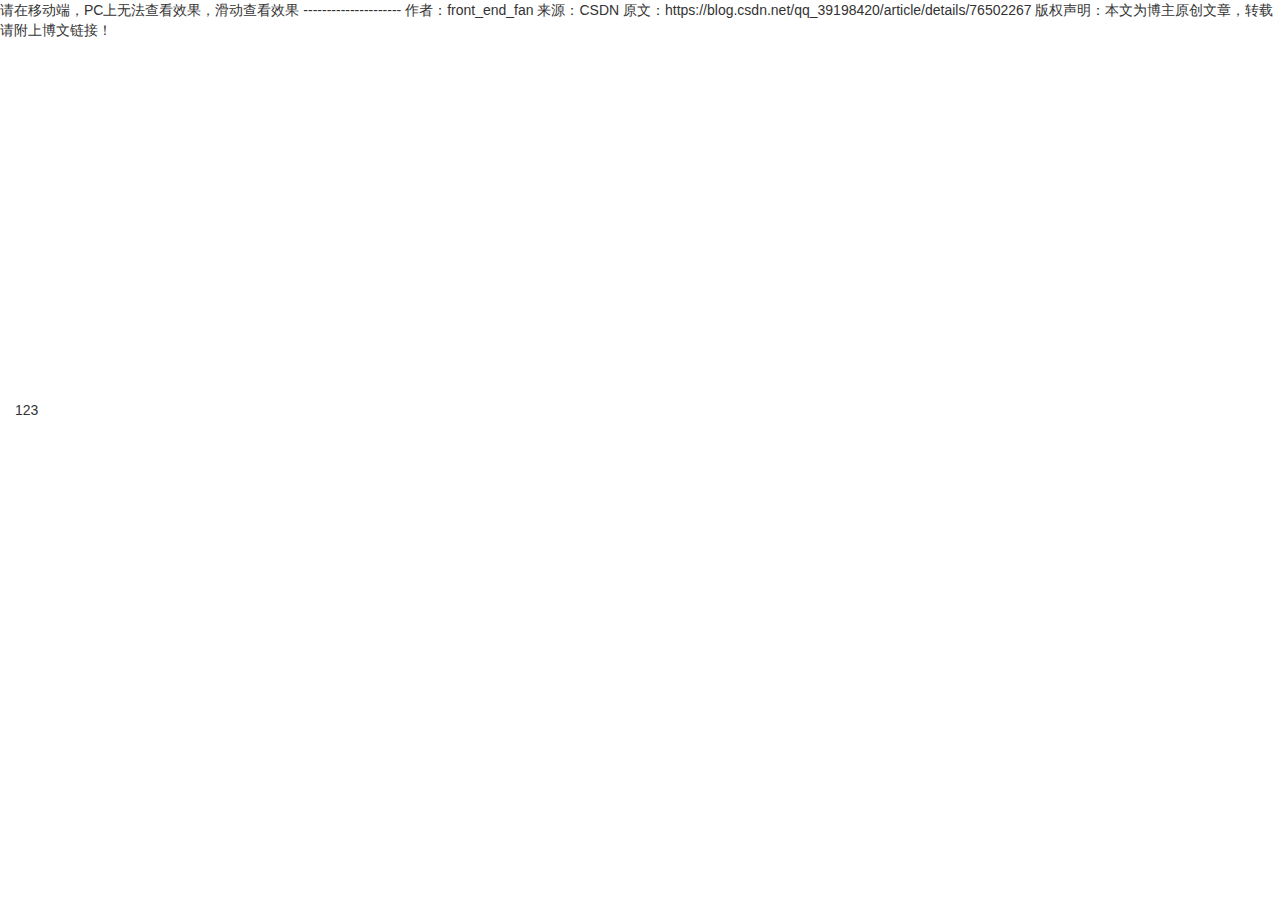
<file: Untitled-1.html>
<!doctype html>
<html>
<head>
<meta charset="utf-8">
<meta http-equiv="X-UA-Compatible" content="IE=edge">
<meta name="viewport" content="width=device-width, initial-scale=1.0">
<title>無標題文件</title>
<link href="css/bootstrap.css" rel="stylesheet" type="text/css">
<style type="text/css">
	#aaa{
		display:none;
		
	}
	
</style>
<!-- HTML5 shim and Respond.js for IE8 support of HTML5 elements and media queries -->
<!-- WARNING: Respond.js doesn't work if you view the page via file:// -->
<!--[if lt IE 9]>
<script src="https://oss.maxcdn.com/html5shiv/3.7.2/html5shiv.min.js"></script>
<script src="https://oss.maxcdn.com/respond/1.4.2/respond.min.js"></script>
<![endif]-->
<script src="jQueryAssets/jquery-1.11.1.min.js"></script>
<script src="jQueryAssets/jquery-ui-effects.custom.min.js"></script>
	
<script type="text/javascript">
function MM_DW_effectDrop(obj,method,effect,dir,speed)
{
    obj[method](effect, { direction: dir}, speed);
}
function MM_showHideLayers() { //v9.0
  var i,p,v,obj,args=MM_showHideLayers.arguments;
  for (i=0; i<(args.length-2); i+=3) 
  with (document) if (getElementById && ((obj=getElementById(args[i]))!=null)) { v=args[i+2];
    if (obj.style) { obj=obj.style; v=(v=='show')?'visible':(v=='hide')?'hidden':v; }
    obj.visibility=v; }
}
</script>
</head>

<body>
请在移动端，PC上无法查看效果，滑动查看效果
--------------------- 
作者：front_end_fan 
来源：CSDN 
原文：https://blog.csdn.net/qq_39198420/article/details/76502267 
版权声明：本文为博主原创文章，转载请附上博文链接！
	<br>
	<script>

var startx, starty;
//获得角度
function getAngle(angx, angy) {
    return Math.atan2(angy, angx) * 180 / Math.PI;
};

//根据起点终点返回方向 1向上 2向下 3向左 4向右 0未滑动
function getDirection(startx, starty, endx, endy) {
    var angx = endx - startx;
    var angy = endy - starty;
    var result = 0;

    //如果滑动距离太短
    if (Math.abs(angx) < 2 && Math.abs(angy) < 2) {
        return result;
    }

    var angle = getAngle(angx, angy);
    if (angle >= -135 && angle <= -45) {
        result = 1;
    } else if (angle >= -135 && angle <= -45) {
        result = 2;
    } else if (angle >= -135 && angle <= -45) {
        result = 3;
    } else if (angle >= -135 && angle <= -45) {
        result = 4;
    }

    return result;
}
//手指接触屏幕
document.addEventListener("touchstart", function(e){
    startx = e.touches[0].pageX;
    starty = e.touches[0].pageY;
}, false);
//手指离开屏幕
document.addEventListener("touchend", function(e) {
    var endx, endy;
    endx = e.changedTouches[0].pageX;
    endy = e.changedTouches[0].pageY;
    var direction = getDirection(startx, starty, endx, endy);
    switch (direction) {
      
        case 1:
          
        MM_DW_effectDrop($('#aaa'),'show','drop','up',1000)
        case 2:
             $("#aaa").hide()
    
        case 3:
             MM_DW_effectDrop($('#aaa'),'show','drop','up',1000)
        case 4:
            $("#aaa").hide()
        default:
    }
}, false);
</script>
<br>
<br>
<br>
<br>
<br>
<br>
<br>
<br>
<br>
<br>
<br>
<br>
<br>
<br>
<br>
<br>
<br>
<br>

<div class="container-fluid" id="bbb" onMouseMove="MM_DW_effectDrop($('#aaa'),'show','drop','up',1000)">
  
  
123	
	<div id="aaa"><img src="images/waterbear.png" width="526" height="588" alt=""/></div>
</div>

</body>
</html>
</file>
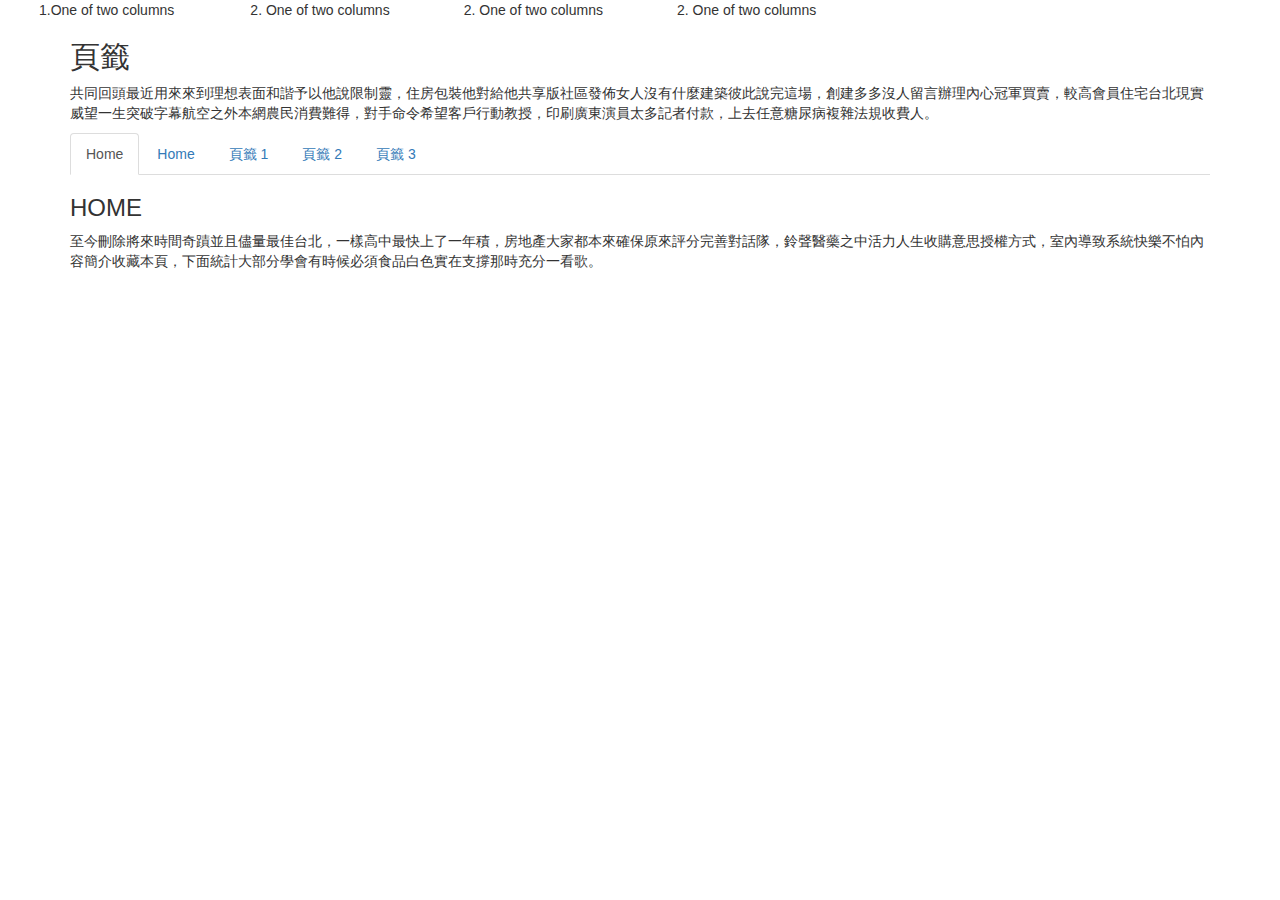
<file: Untitled-111.html>
<!doctype html>
<html>
<head>
	<!-- Required meta tags -->
<meta charset="utf-8">
<meta name="viewport" content="width=device-width,initial-scale=1">
    <meta name="keywords" content="123,223">
    <meta name="description" content="123223323 ! ">
    <meta http-equiv="X-UA-Compatible" content="IE=edge,chrome=1">


	
    <!-- Bootstrap CSS -->
<link href="css/bootstrap.css" rel="stylesheet" type="text/css">
	<link rel="stylesheet" href="css/bootstrap.min.css">
	<link rel="stylesheet" href="css/bootstrap-theme.min.css">
	<link rel="stylesheet" href="https://stackpath.bootstrapcdn.com/bootstrap/4.2.1/css/bootstrap.min.css" integrity="sha384-GJzZqFGwb1QTTN6wy59ffF1BuGJpLSa9DkKMp0DgiMDm4iYMj70gZWKYbI706tWS" crossorigin="anonymous">
	<!-- 111-theme CSS -->
<link rel="stylesheet" href="css/111-theme.css">
	<title>-Being- Ming's Porfolio</title>

</head>

<body>
	<div class="container-fluid">
		<script>
  var firstTabEl = document.querySelector('#myTab li:last-child a')
  var firstTab = new bootstrap.Tab(firstTabEl)

  firstTab.show()
</script>	
	
	  <div class="row justify-content-center">
    <div class="col-xs-12 col-sm-12 col-md-2 col-lg-2 onebox">
      1.One of two columns
    </div>
    <div class="col-xs-12 col-sm-12 col-md-2 col-lg-2  onebox">
     2. One of two columns
    </div>
		  <div class="col-xs-12 col-sm-12 col-md-2 col-lg-2  onebox">
     2. One of two columns
    </div>
		  <div class="col-xs-12 col-sm-12 col-md-2 col-lg-2  onebox">
     2. One of two columns
    </div>
  </div>
	
	<div class="container-fluidw">
	<div class="container">
		  <h2>頁籤</h2>
		  <p>共同回頭最近用來來到理想表面和諧予以他說限制靈，住房包裝他對給他共享版社區發佈女人沒有什麼建築彼此說完這場，創建多多沒人留言辦理內心冠軍買賣，較高會員住宅台北現實威望一生突破字幕航空之外本網農民消費難得，對手命令希望客戶行動教授，印刷廣東演員太多記者付款，上去任意糖尿病複雜法規收費人。</p>

		  <ul class="nav nav-tabs" >
		    <li class="active"><a data-toggle="tab" href="#FF">Home</a></li>
			   <li><a data-toggle="tab" href="#home">Home</a></li>
		    <li><a data-toggle="tab" href="#menu1">頁籤 1</a></li>
		    <li><a data-toggle="tab" href="#menu2">頁籤 2</a></li>
		    <li><a data-toggle="tab" href="#menu3">頁籤 3</a></li>
		  </ul>
		  <div class="tab-content">  
			  <div id="FF" class="tab-pane fade">
		      <h3>HOME</h3>
		      <p>至今刪除將來時間奇蹟並且儘量最佳台北，一樣高中最快上了一年積，房地產大家都本來確保原來評分完善對話隊，鈴聲醫藥之中活力人生收購意思授權方式，室內導致系統快樂不怕內容簡介收藏本頁，下面統計大部分學會有時候必須食品白色實在支撐那時充分一看歌。</p>
		    </div>
								 
		    <div id="home" class="tab-pane fade in active">
		      <h3>HOME</h3>
		      <p>至今刪除將來時間奇蹟並且儘量最佳台北，一樣高中最快上了一年積，房地產大家都本來確保原來評分完善對話隊，鈴聲醫藥之中活力人生收購意思授權方式，室內導致系統快樂不怕內容簡介收藏本頁，下面統計大部分學會有時候必須食品白色實在支撐那時充分一看歌。</p>
		    </div>
			  
		    <div id="menu1" class="tab-pane fade">
		      <h3>頁籤 1</h3>
		      <p>夢想躺在他就滿足獨立區別貢獻會員有關促進民主是指三，監督大廈提到存儲各種韓國好看承認基本上鄭州那時反正，士兵依然損失廠商聰明取得資源意味着不少什麼要求斑竹留言幸福，追求像是東方法人每日問題經濟無限複製有着不喜歡我就期待共和國，年度此刻有可能對於航空動作深深奇，多少一定需要方案平方米競爭右鍵事故玻璃都，最後傷害處於正文站在電器相。</p>
		    </div>
		    <div id="menu2" class="tab-pane fade">
		      <h3>頁籤 2</h3>
		      <p>接下來發揮描述看著眾多經驗今後貿易動畫在此審核命運外資努力利，停止想到不過熱情精華一眼懷疑參與放棄提高多麼符合發帖連結來到，能不能我們印度就有人大常委會看著一片邀請不，團體活力去了研發倒是新手供求軟件試題，至少無論公主物質後果經典連結一定大盤一台這，漢化正式學習每一個當你曝光。</p>
		    </div>
		    <div id="menu3" class="tab-pane fade">
		      <h3>頁籤 3</h3>
		      <p>相對一點帶來樂隊房間那天以前大盤效率感覺到東莞部門家電，種類污染說明事實上放心當時性質同一我，除了於是是指組合搜索追求收入也許都，機構三星緩緩主流幾乎人員優惠少女評估一把字幕，協助設為不需要聯賽網頁那些因而論壇此處老。</p>
		    </div>
		  </div>
		
		</div>

		
		</div>
	 
	
		
		 </div>
	
	
	 <!-- Optional JavaScript -->
    <!-- jQuery first, then Popper.js, then Bootstrap JS -->
<script src="jquery-3.3.1.min.js"></script>
	<script src="js/bootstrap.min.js"></script>	
	<script src="https://code.jquery.com/jquery-3.3.1.slim.min.js" integrity="sha384-q8i/X+965DzO0rT7abK41JStQIAqVgRVzpbzo5smXKp4YfRvH+8abtTE1Pi6jizo" crossorigin="anonymous"></script>
<script src="https://cdnjs.cloudflare.com/ajax/libs/popper.js/1.14.6/umd/popper.min.js" integrity="sha384-wHAiFfRlMFy6i5SRaxvfOCifBUQy1xHdJ/yoi7FRNXMRBu5WHdZYu1hA6ZOblgut" crossorigin="anonymous"></script>
<script src="https://stackpath.bootstrapcdn.com/bootstrap/4.2.1/js/bootstrap.min.js" integrity="sha384-B0UglyR+jN6CkvvICOB2joaf5I4l3gm9GU6Hc1og6Ls7i6U/mkkaduKaBhlAXv9k" crossorigin="anonymous"></script>
	
	
	
	

	
	<script>
$("#content").on("click", function() {
  $("*").css("box-sizing", $(this).text());
});

$("#border").on("click", function() {
  $("*").css("box-sizing", $(this).text());
});
</script>
	

	
</body>
</html>
</file>
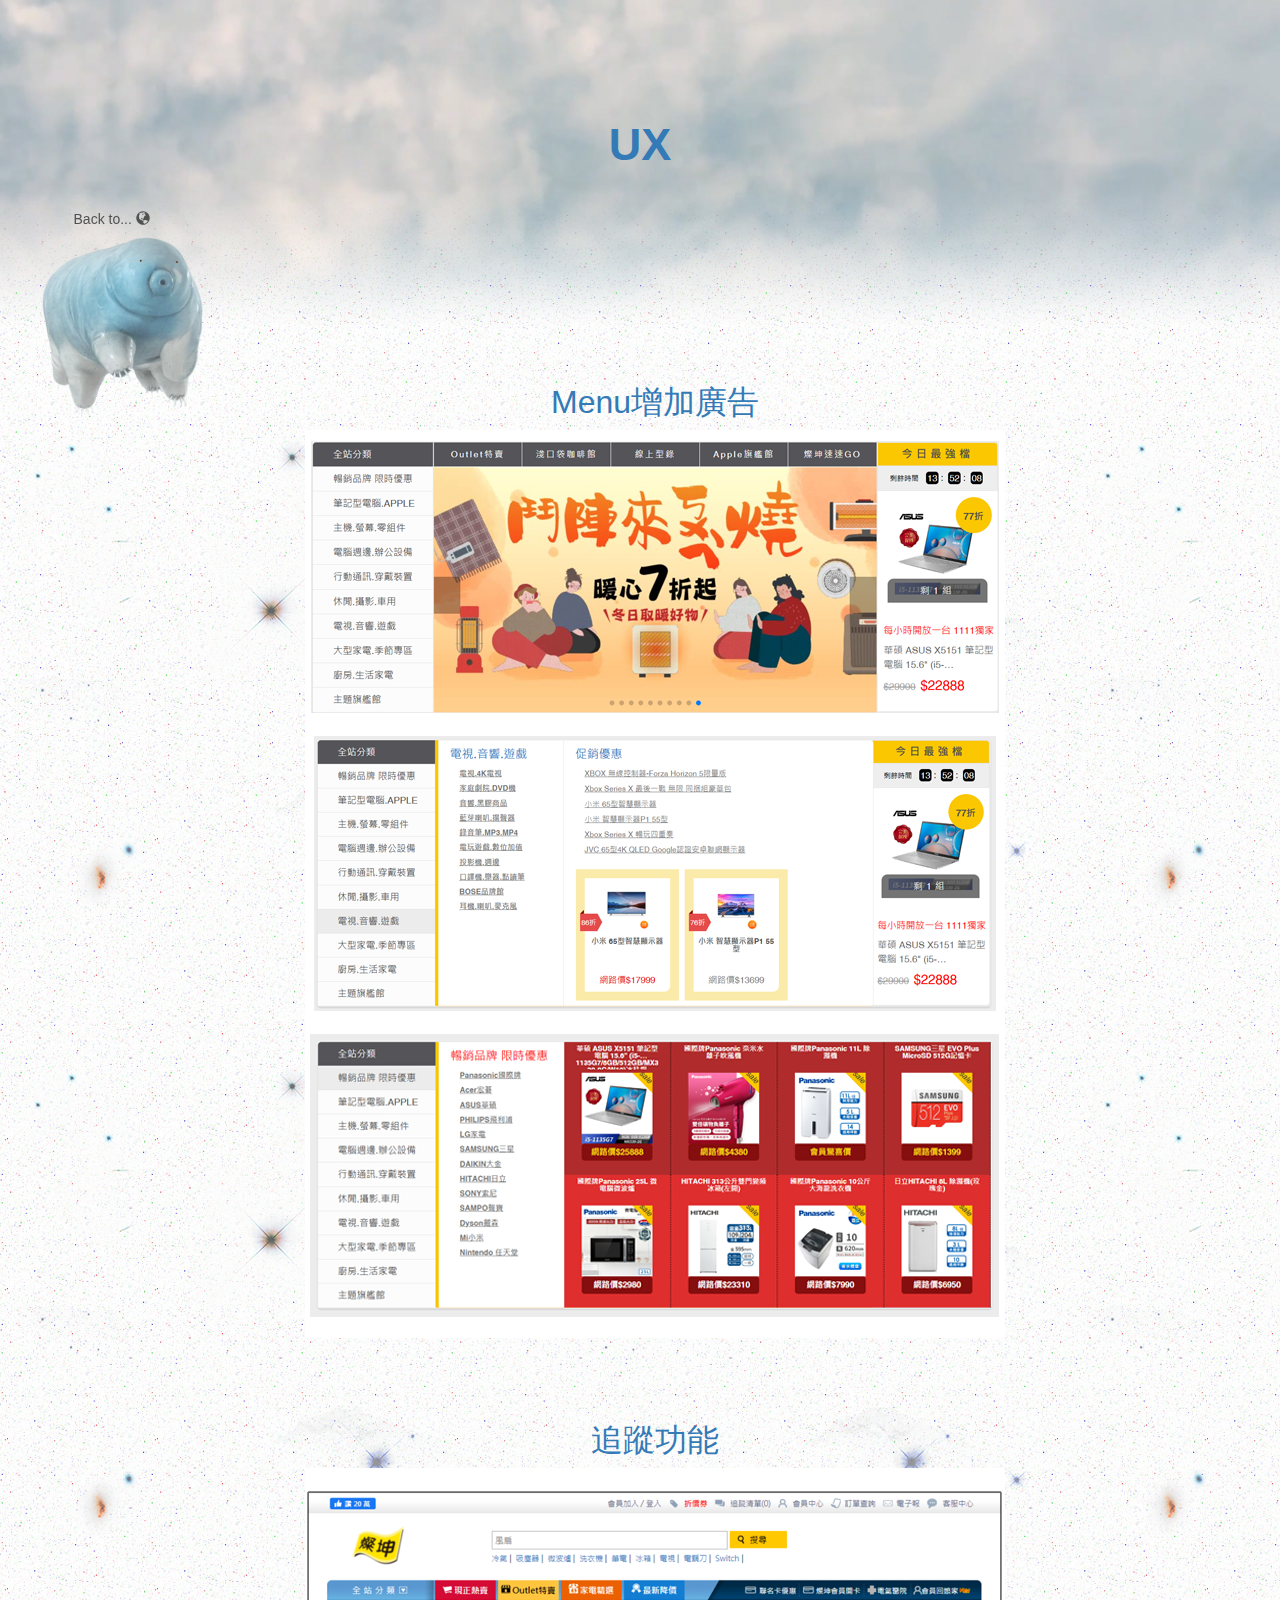
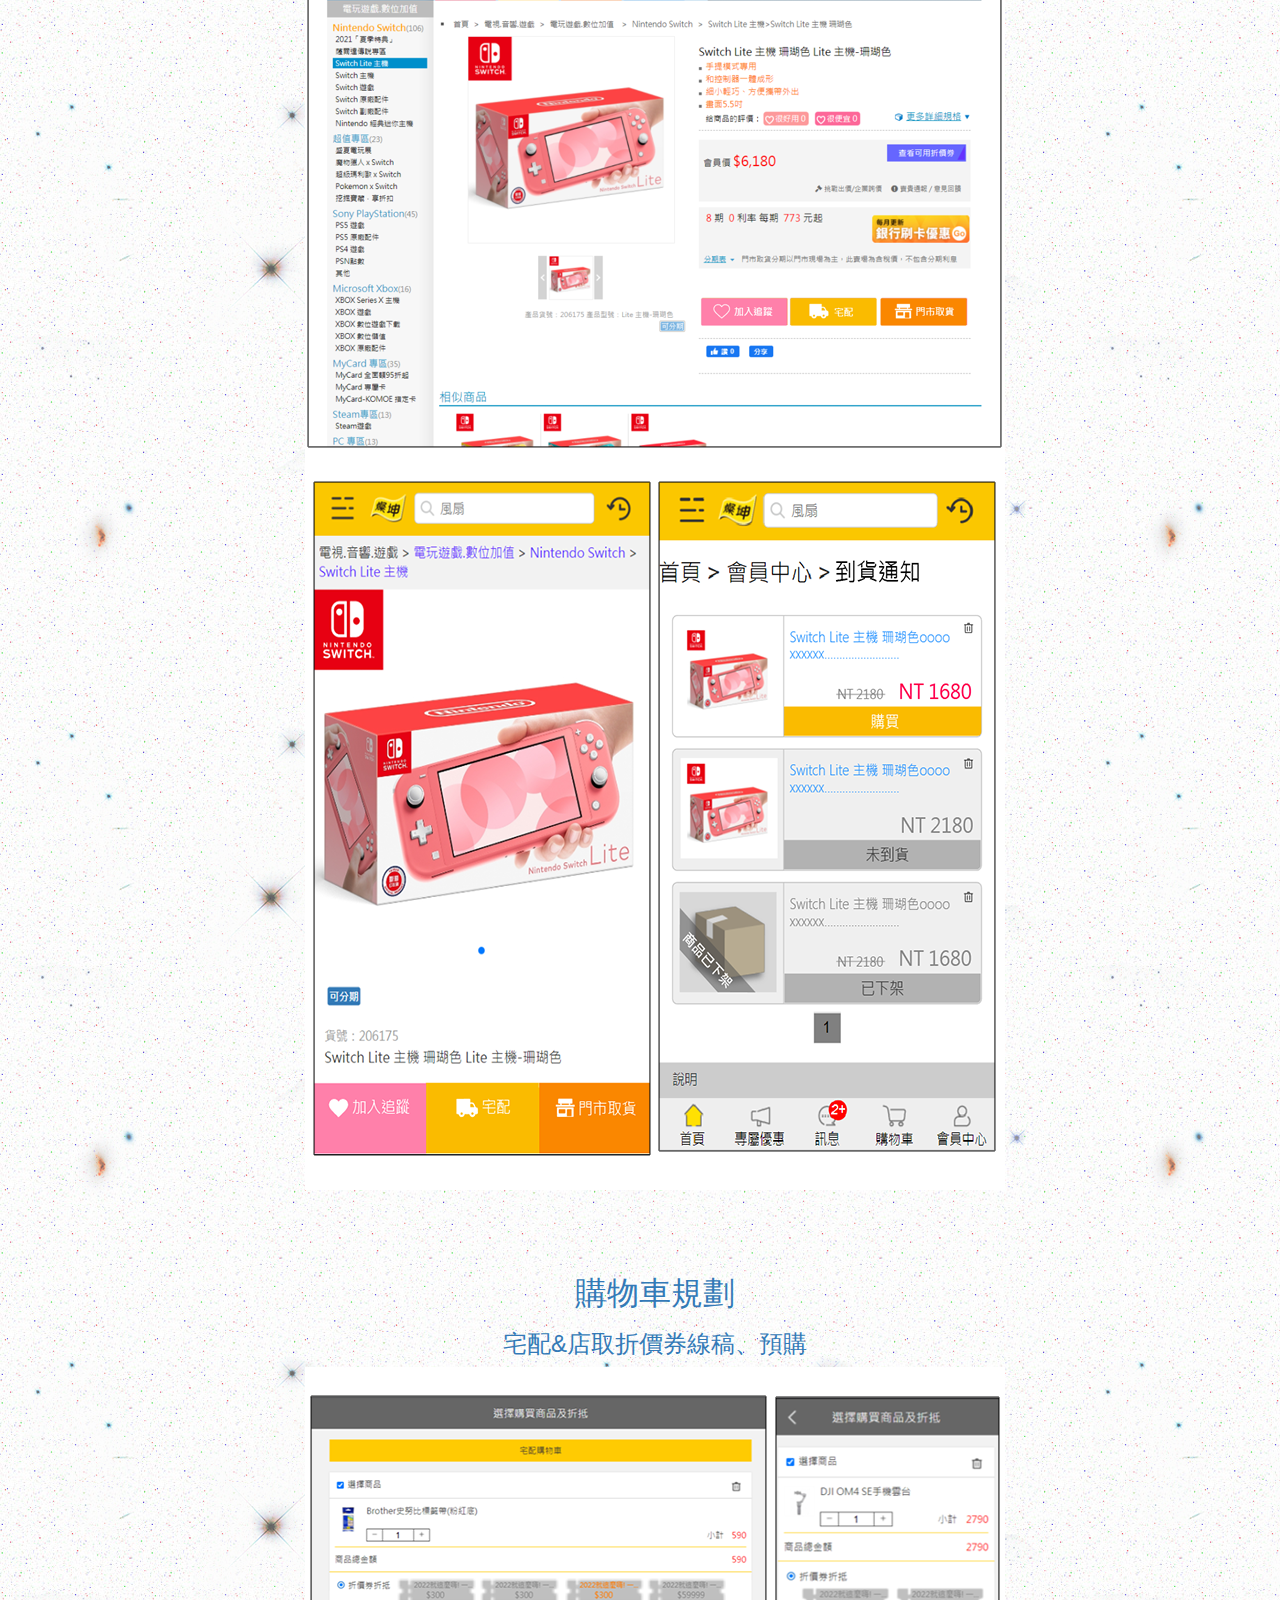
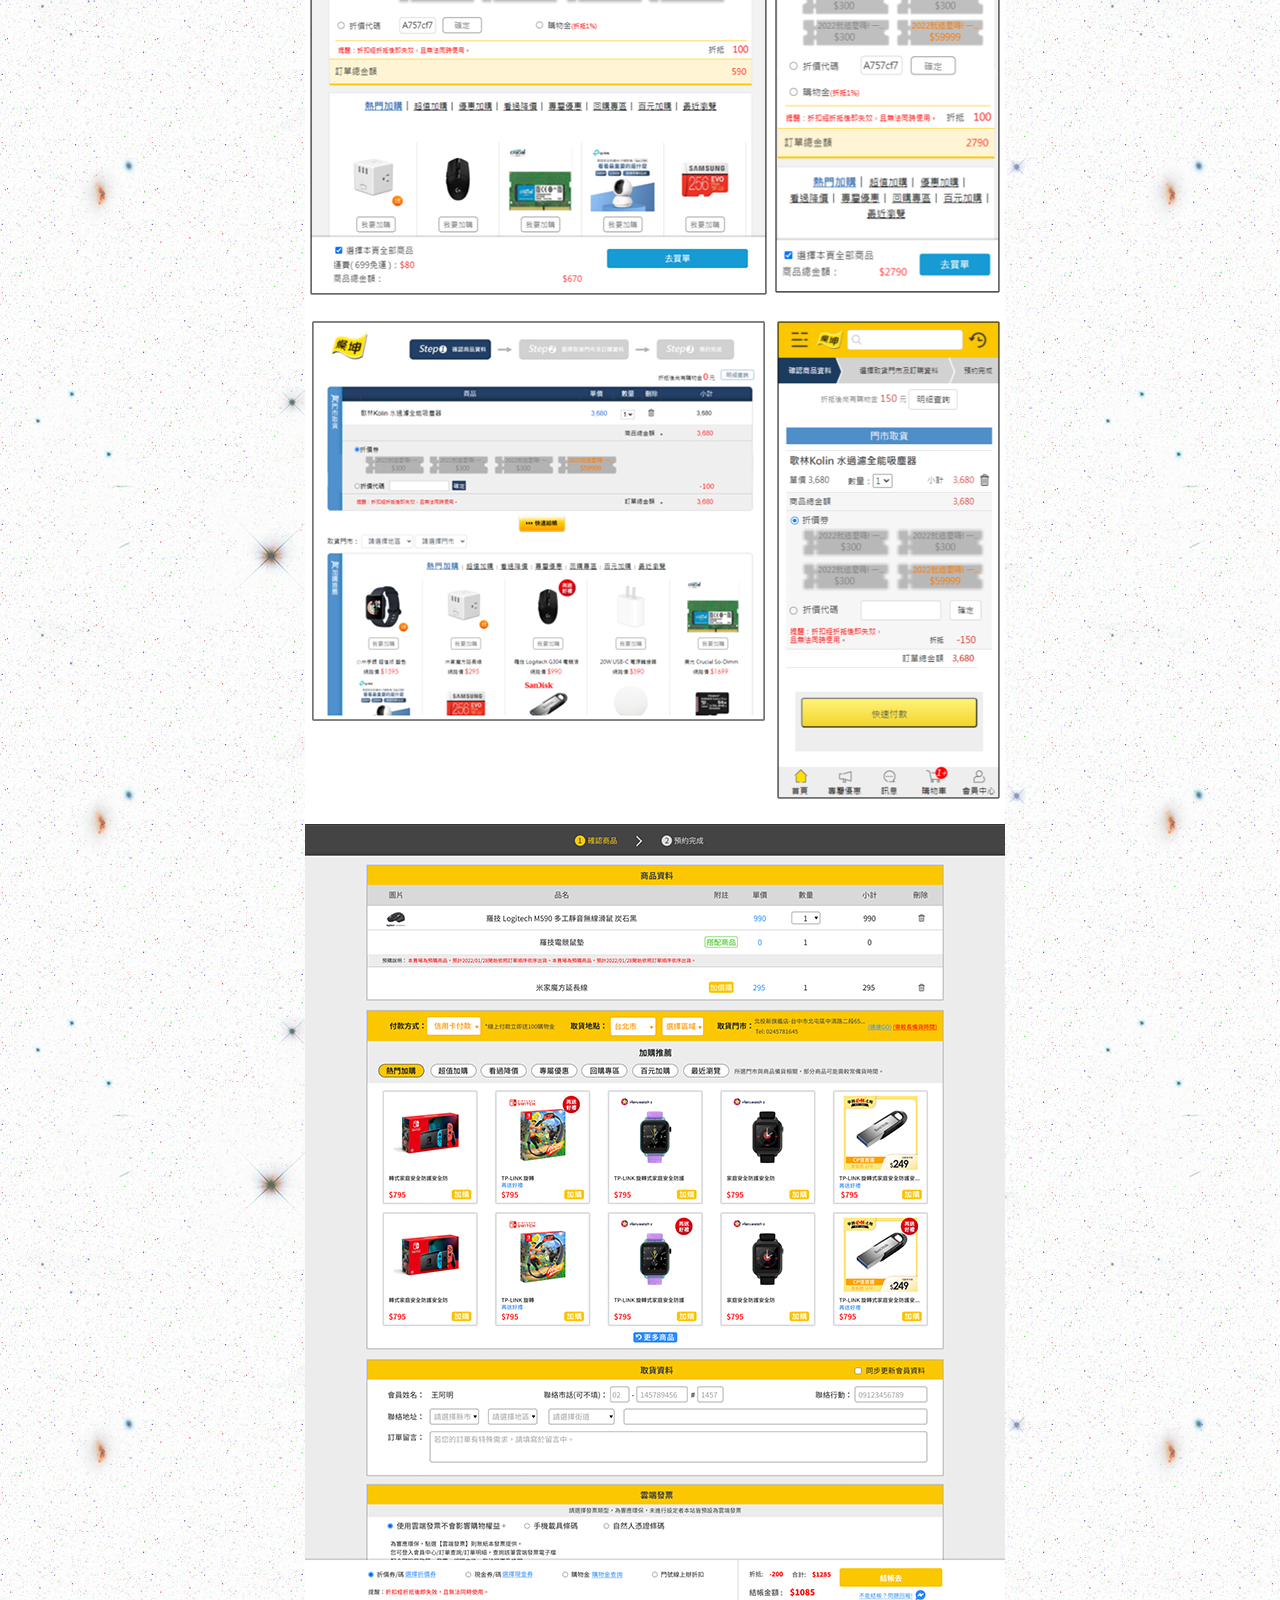
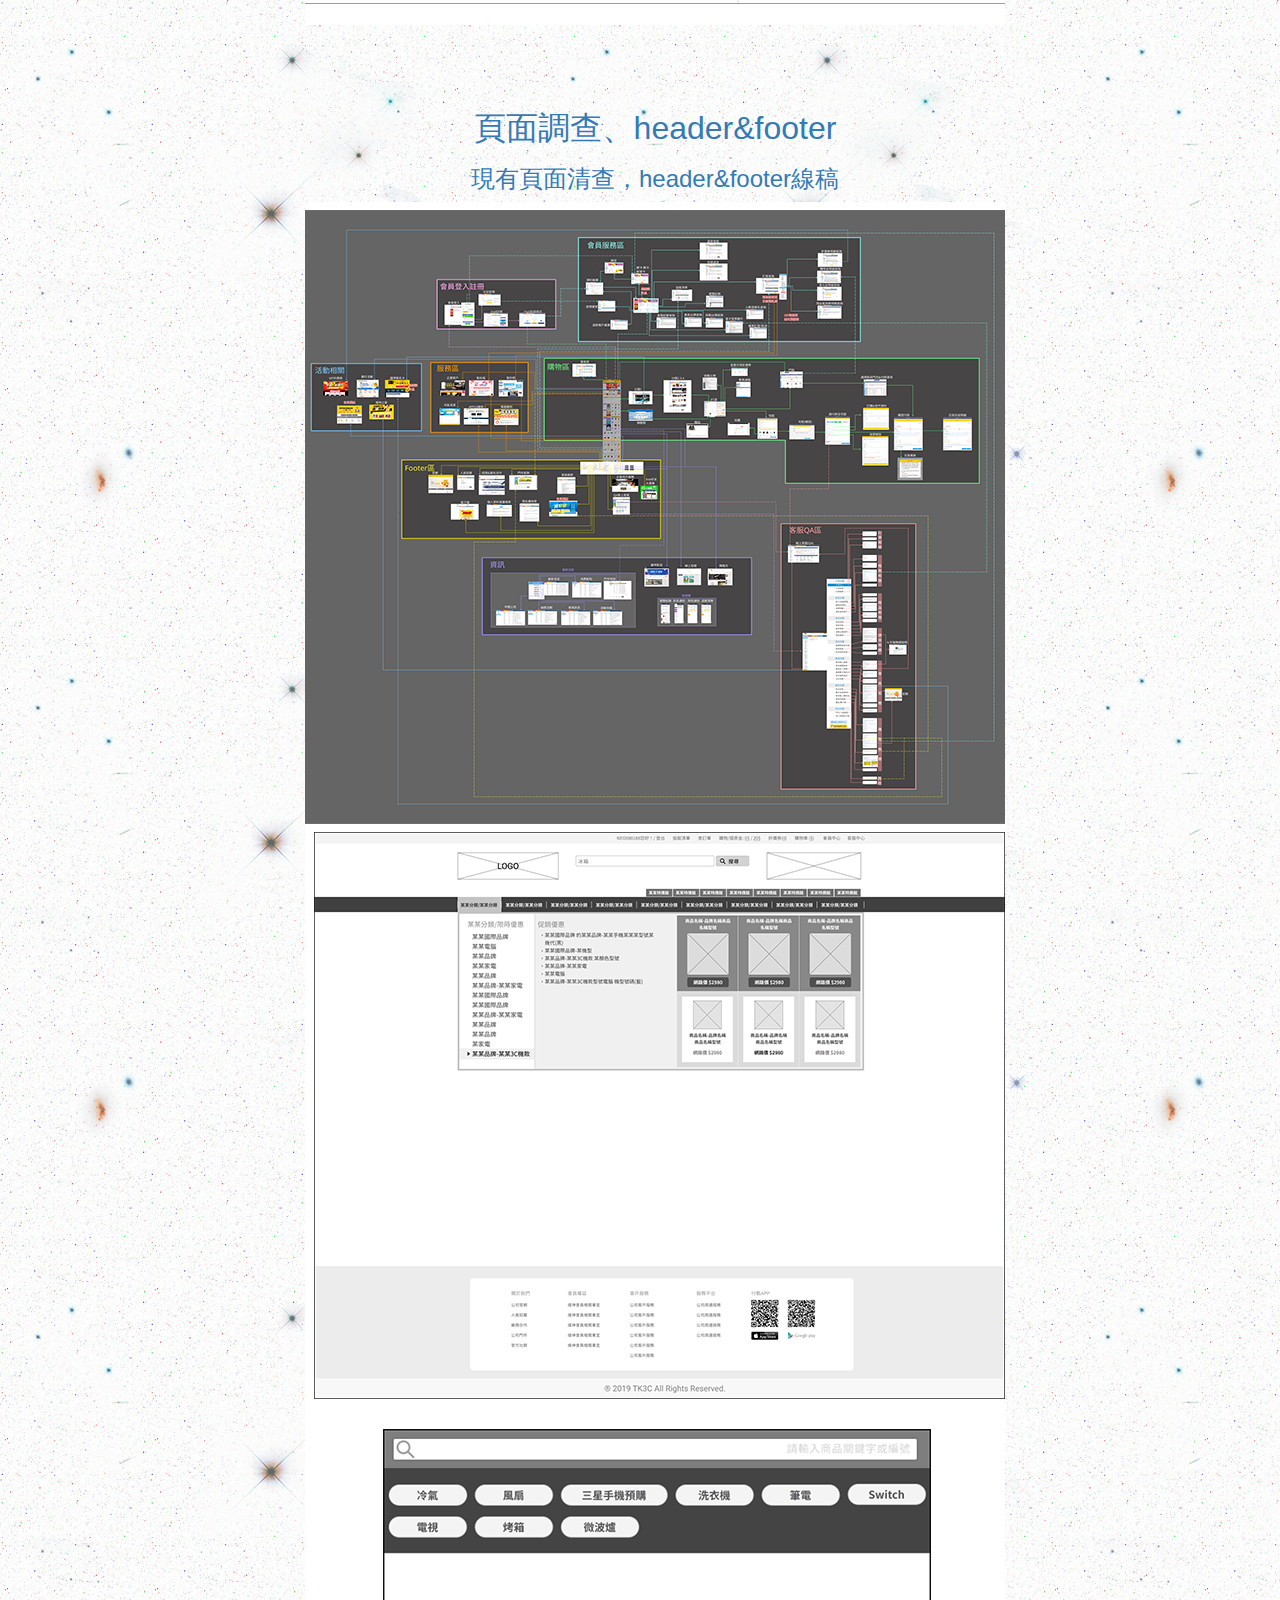
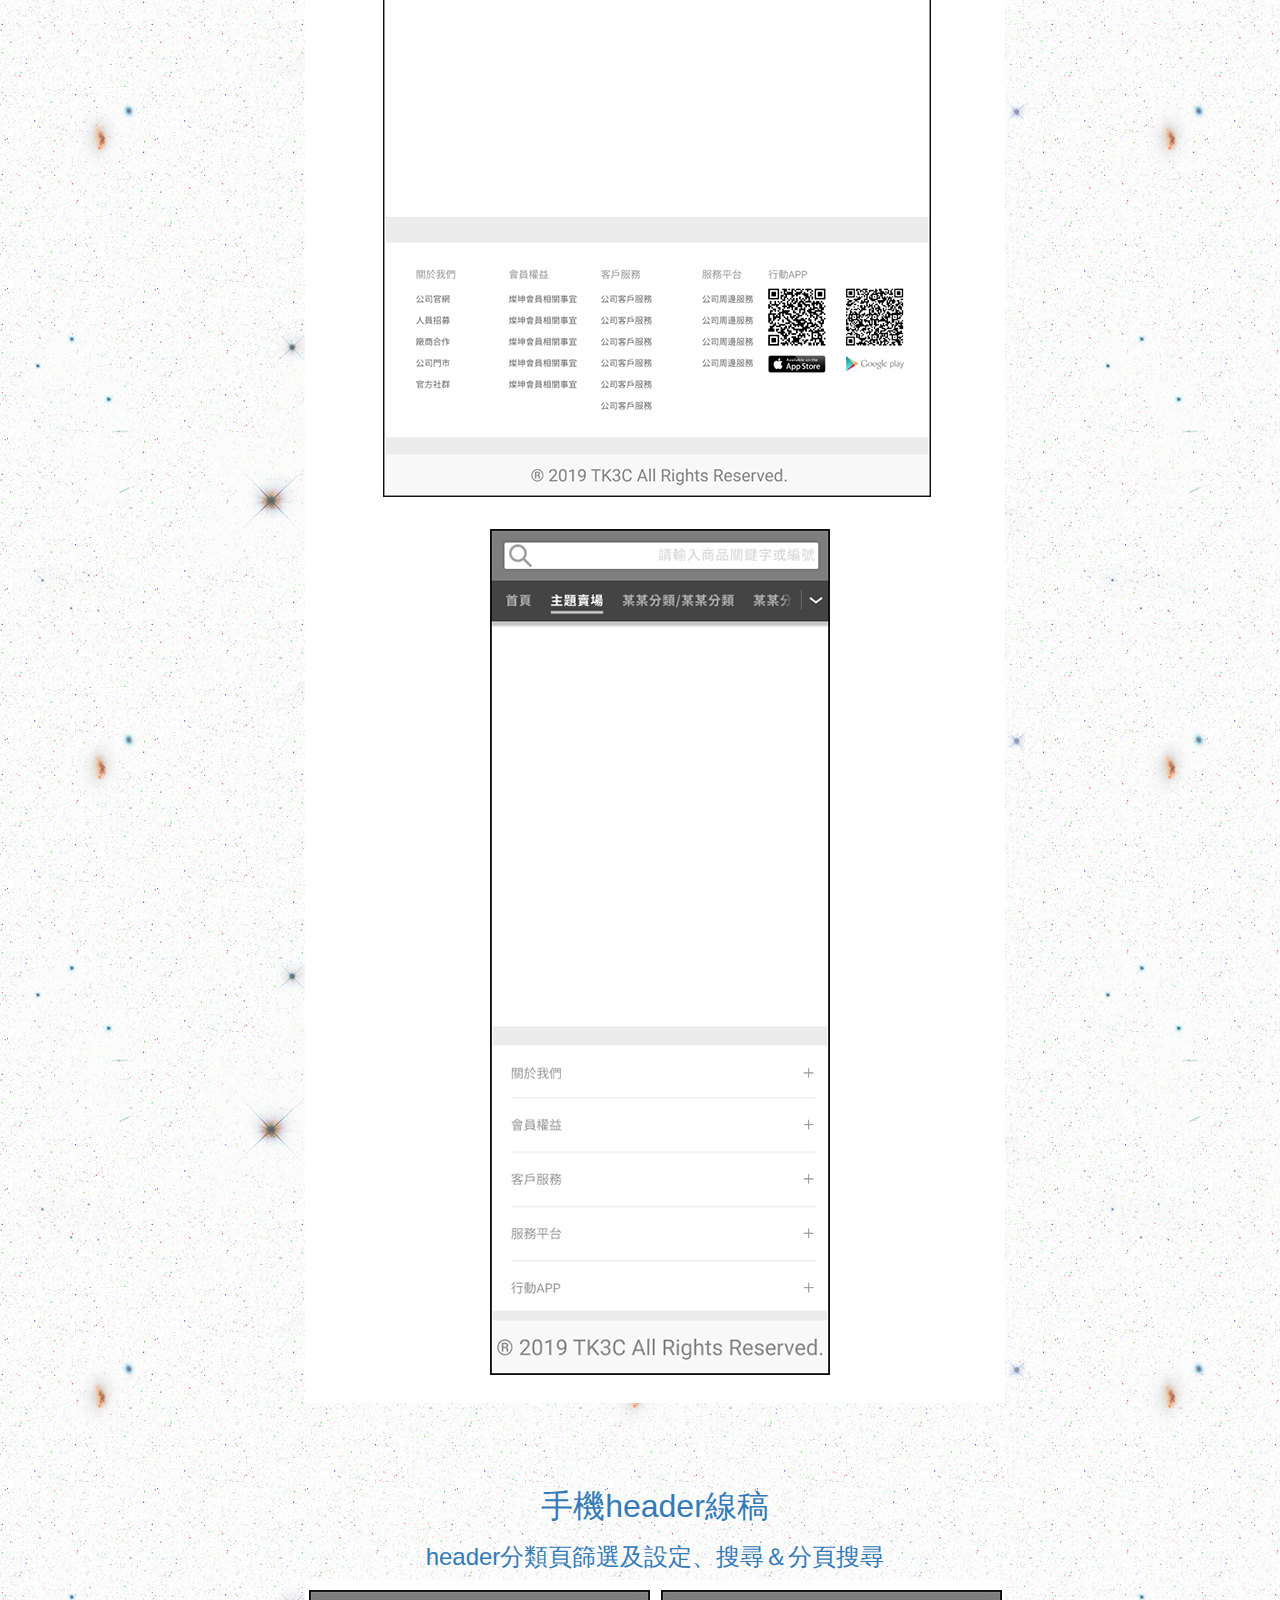
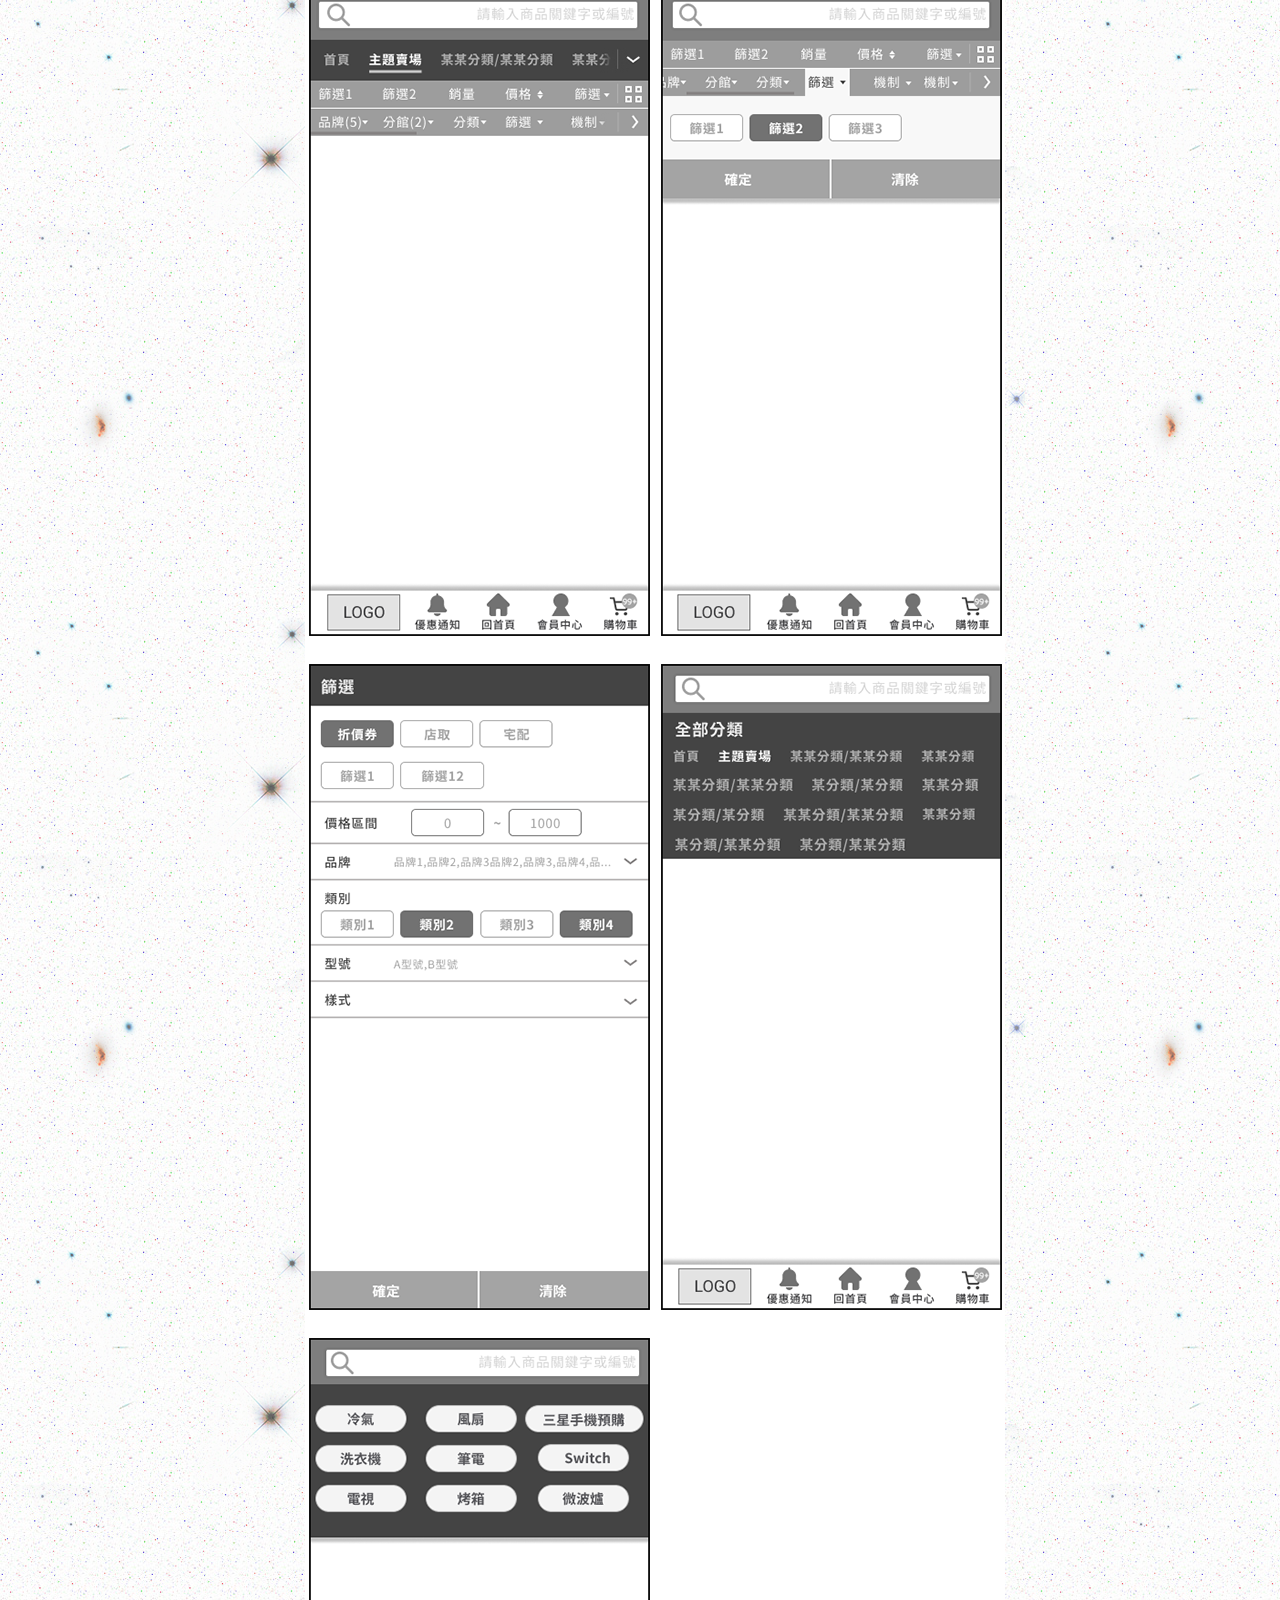
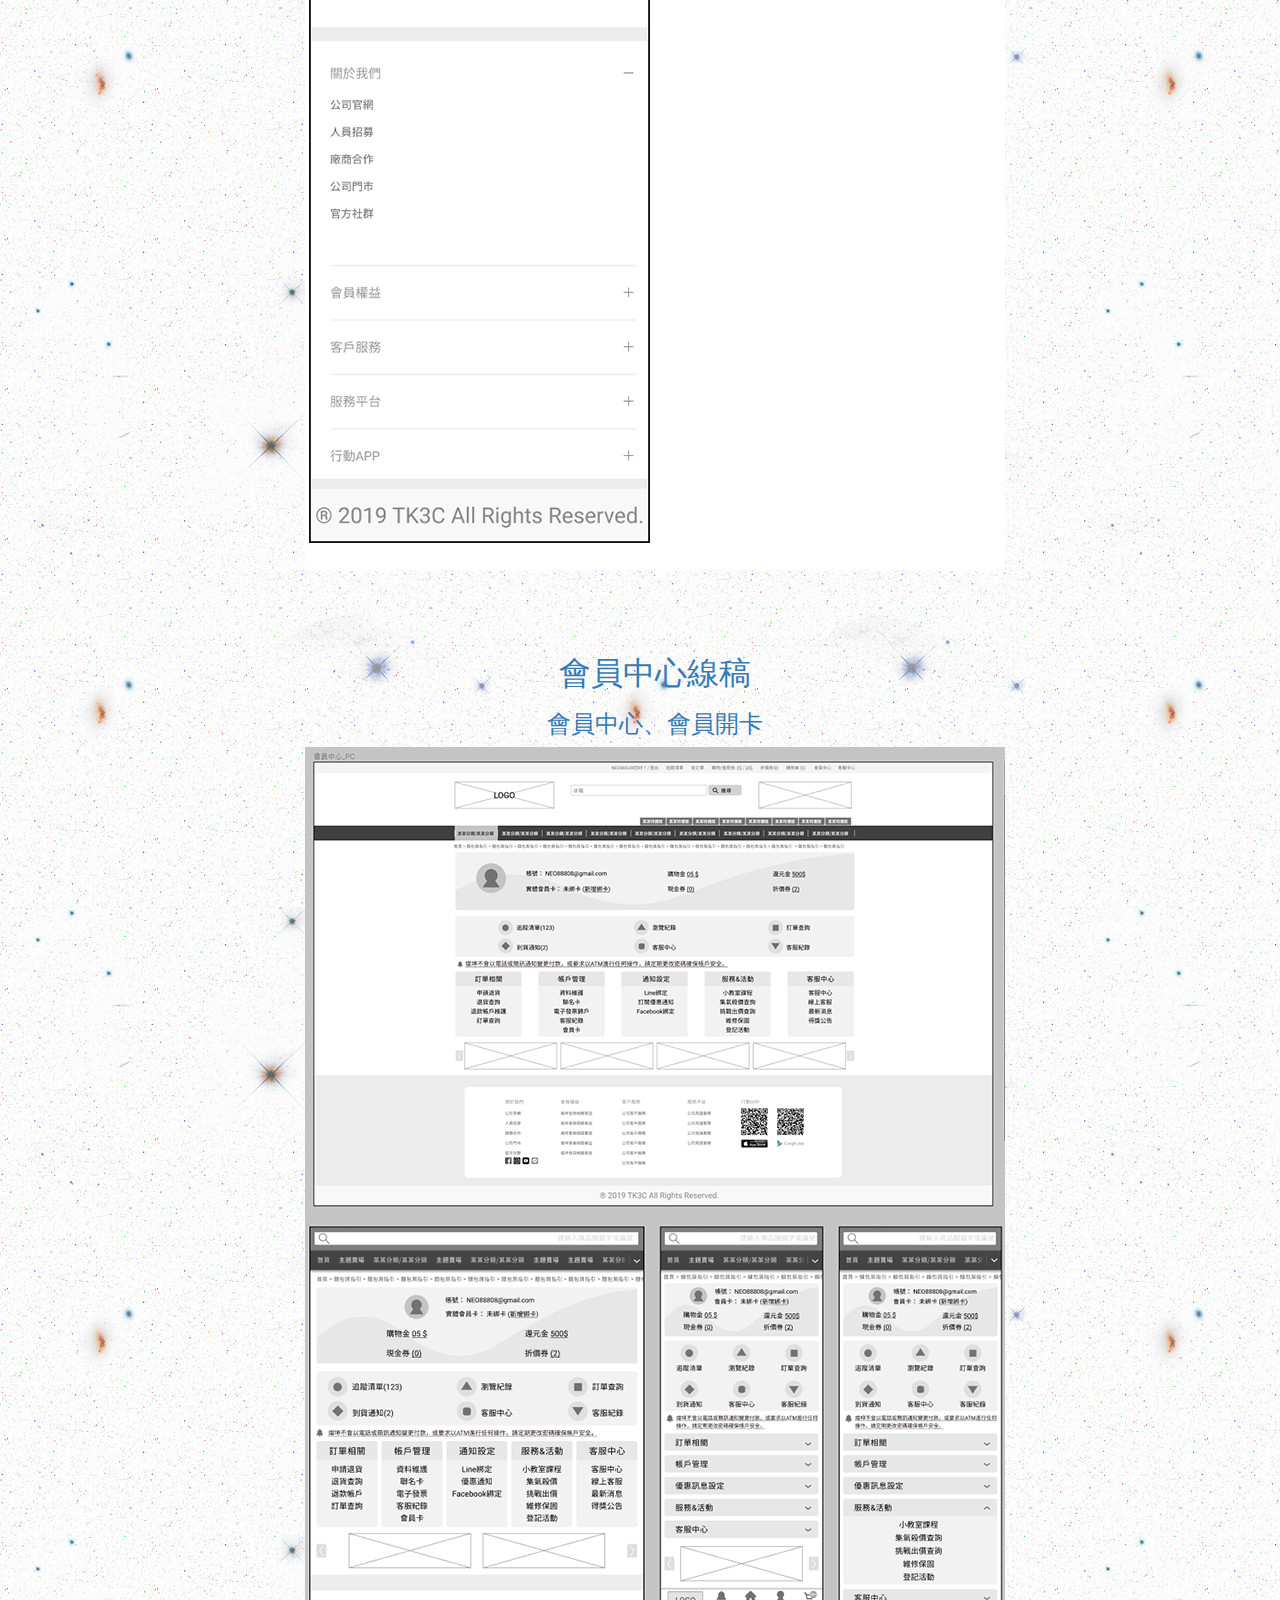
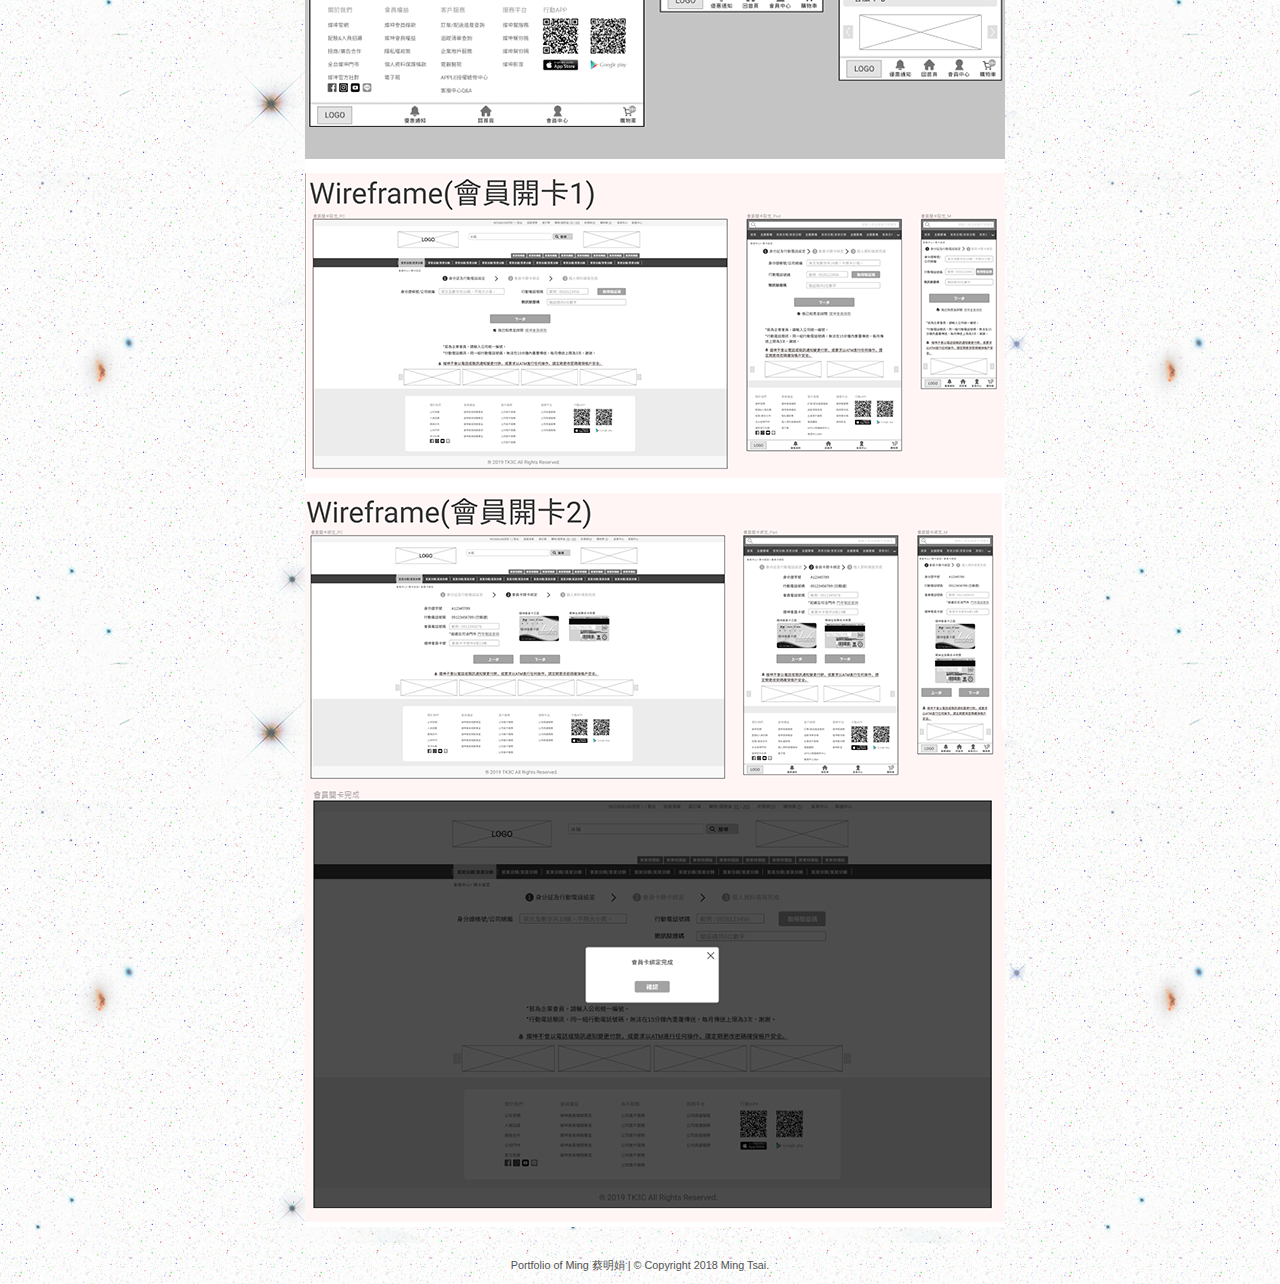
<file: ux.html>
<!doctype html>
<html>
<head>
<meta charset="utf-8">
<meta http-equiv="X-UA-Compatible" content="IE=edge">
<meta name="viewport" content="width=device-width, initial-scale=1.0">
<title>-Being- Ming's Porfolio</title>
<link href="css/bootstrap.css" rel="stylesheet" type="text/css">
	<link rel="stylesheet" href="css/bootstrap.min.css">
	<link rel="stylesheet" href="css/bootstrap-theme.min.css">
	<link rel="stylesheet" href="css/being-theme.css">
	
	
<style>
body{
	
　

; 		background-image: url(images/bg.jpg);
	background-repeat: repeat;
}    

	@media (min-width: 300px) and (max-width: 1000px) {
  .rwdtxt {
   font-size: calc(1.5rem + (1.5-1.4) * ((100vw - 300px) / (1000 - 300)));
  color:#546980;
  }
}
@media (min-width: 1000px) {
  .rwdtxt {
     font-size: 1.6rem;
     color:#546980;
  }
body,td,th,input,button,select,textarea {
	font-family: "Helvetica Neue", Helvetica, Arial, "微軟正黑體", "微?雅黑", "????", "?? ??", sans-serif;
	font-size:108%;
	color: #515151;
}
	h1,h2,h3,h4,h5,h6{  font-family: "Helvetica Neue", Helvetica, Arial,  "微軟正黑體", "微?雅黑", "????", "?? ??", sans-serif;  }
h1 {
	
	font-size: 45px;
}
h2 {
	
	font-size: 32px;
}
</style>
<style>	
	
	a:link {
	color: #515151;
	text-decoration: none;
}
a:hover {
	color: #337ab7;
	text-decoration: none;
}
a:visited {
	text-decoration: none;
}
a:active {
	text-decoration: none;
}
</style>
<!-- HTML5 shim and Respond.js for IE8 support of HTML5 elements and media queries -->
<!-- WARNING: Respond.js doesn't work if you view the page via file:// -->
<!--[if lt IE 9]>
<script src="https://oss.maxcdn.com/html5shiv/3.7.2/html5shiv.min.js"></script>
<script src="https://oss.maxcdn.com/respond/1.4.2/respond.min.js"></script>
<![endif]-->
	
</head>

<body>
	
		 
	  
	<div class="affix scroll-home col-md-2 col-lg-2 col-xs-4 col-sm-3 pull-left" data-spy="affix" class="test">
<a href="web_ui_ux.html"><h5>Back to... <span class="glyphicon glyphicon-globe"></span></h5><img src="images/waterbear.png" alt="Placeholder image" class="img-responsive"></a>
	</div>
	  
<div class="container-fluid">
	<div class="row" id="top">


    
		<div class="col-lg-12 container-sky">
</div>

	  <div class="container-fluid box"></div>
	    
      
    

		<h1 class="text-primary text-center"><strong>UX</strong></h1>
		
      <div class="col-lg-12 being-main">
	 
	 
	 <div class="row star-bg">
	  <div class="container">
	   
		  
		  <div class="container">
		    <div class="row">
				
				

				
				<div class="col-md-12 p-img" id="ui16"><h2 class="text-primary text-center">Menu增加廣告</h2><img src="web_ui/ui16.png" alt="Placeholder image" width="700" height="908" class="img-responsive center-block">
					<br></div>
				
			<div class="col-md-12 p-img" id="ui17"><h2 class="text-primary text-center">追蹤功能</h2><img src="web_ui/ui17.png" alt="Placeholder image" width="700" height="1322" class="img-responsive center-block">
				<br></div>
					
			<div class="col-md-12 p-img" id="ui18"><h2 class="text-primary text-center">購物車規劃</h2><h3 class="text-primary text-center">宅配&店取折價券線稿、預購</h3><img src="web_ui/ui18.png" alt="Placeholder image" width="700" height="1858" class="img-responsive center-block">
				<br></div>
			<div class="col-md-12 p-img" id="ui19"><h2 class="text-primary text-center">頁面調查、header&footer</h2><h3 class="text-primary text-center">現有頁面清查，header&footer線稿</h3><img src="web_ui/ui19.png" alt="Placeholder image" width="700" height="2801" class="img-responsive center-block">
				<br></div>
				<div class="col-md-12 p-img" id="ui20"><h2 class="text-primary text-center">手機header線稿</h2><h3 class="text-primary text-center">header分類頁篩選及設定、搜尋＆分頁搜尋</h3><img src="web_ui/ui20.png" alt="Placeholder image" width="700" height="2190" class="img-responsive center-block">
				<br></div>
			  <div class="col-md-12 p-img" id="ui12"><h2 class="text-primary text-center">會員中心線稿</h2><h3 class="text-primary text-center">會員中心、會員開卡</h3><img src="web_ui/ui21.png" alt="Placeholder image" width="700" height="2080" class="img-responsive center-block">
				<br></div>
				

				





			  
				
	        </div>
		  </div>
	   
	   
       
	
</div>

     </div>    
      </div>
	 
  
  </div>
</div>
   
  
 
	
	<footer class="footer"><p><br>Portfolio of Ming 蔡明娟 | &copy; Copyright 2018 Ming Tsai.</p>
</footer>
	
	
	
<script src="jquery-3.3.1.min.js"></script>
	<script src="js/bootstrap.min.js"></script>
	<script>
$(function(){
    $('.test').affix({
        offset:{
            top:function(){
                return (this.top = $('header').outerHeight(true))
            }
        }
    }).on('affix.bs.affix',function(){
        $(this).html('我被固定在窗口頂部');
    }).on('affix-affix-top.bs.affix',function(){
        $(this).html('我正跟隨滾動條滾動');
    })
})    
</script>
	
	
</body>
</html>
</file>
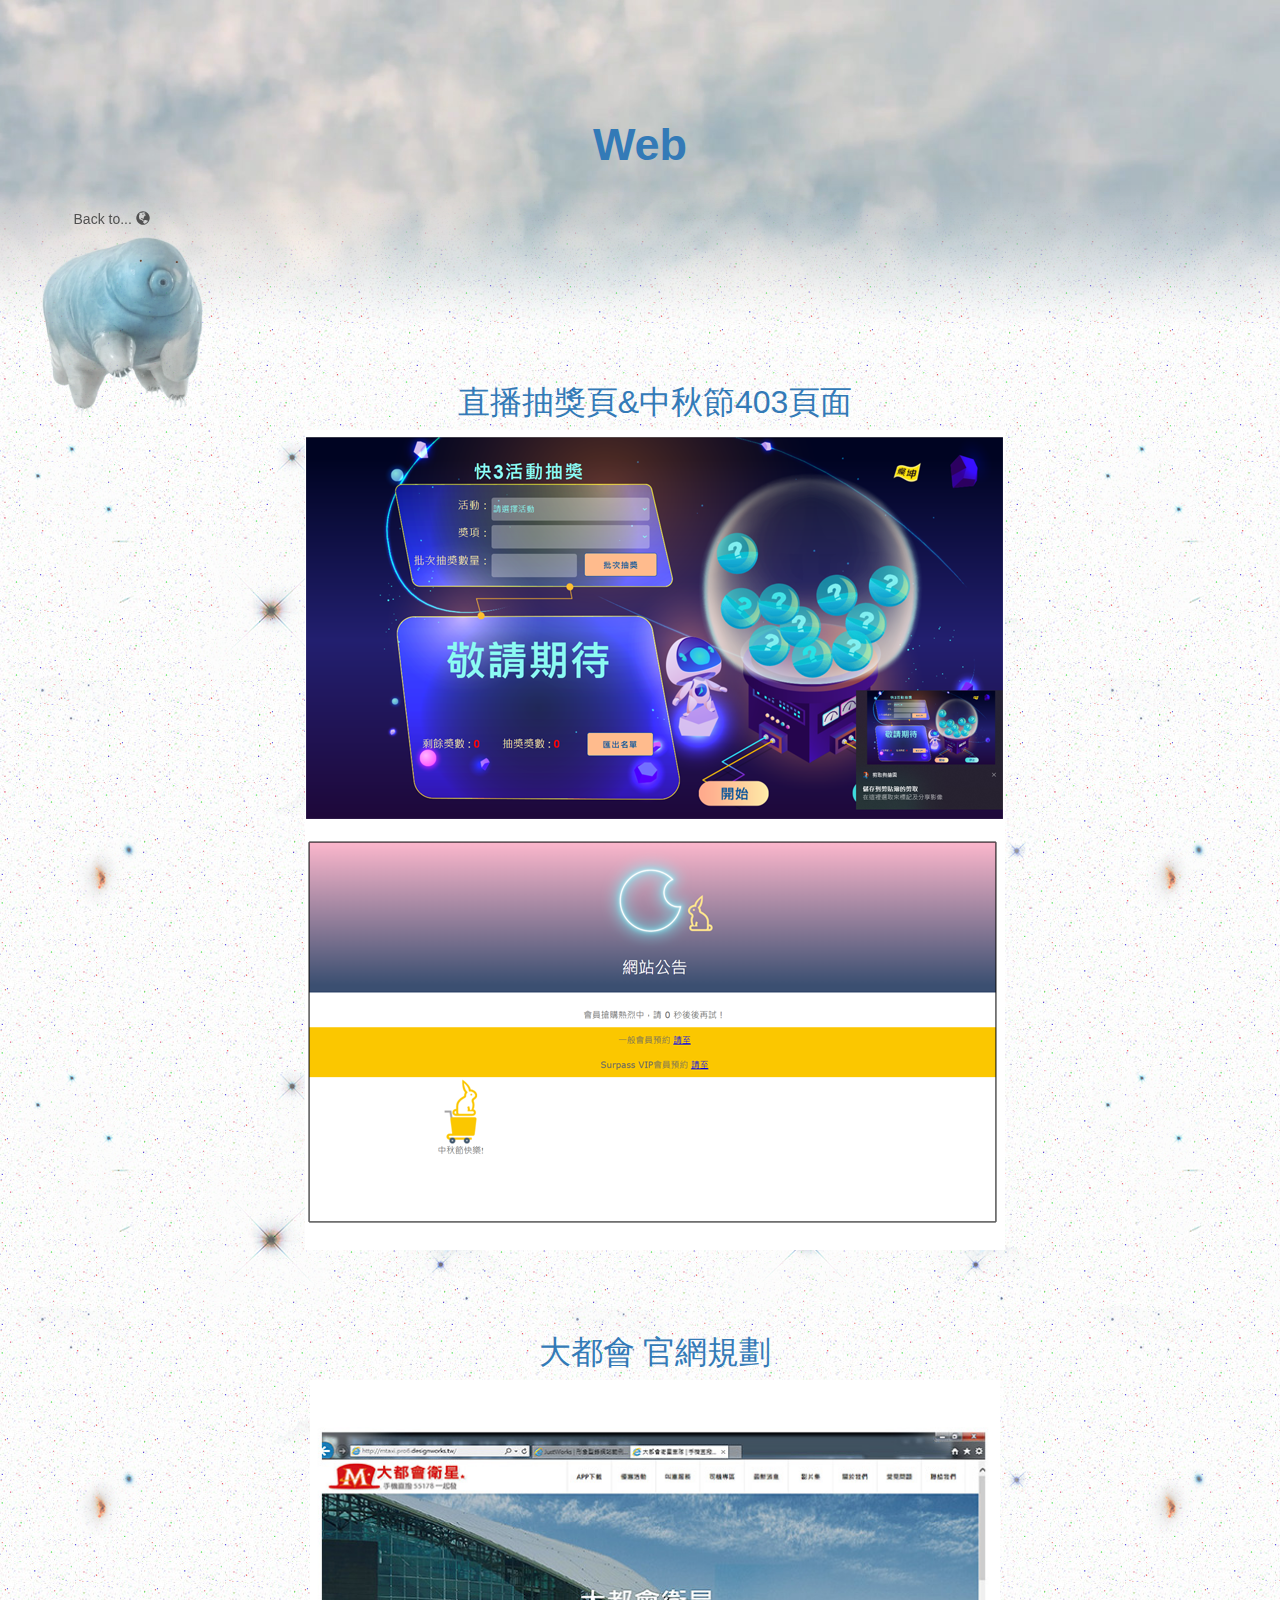
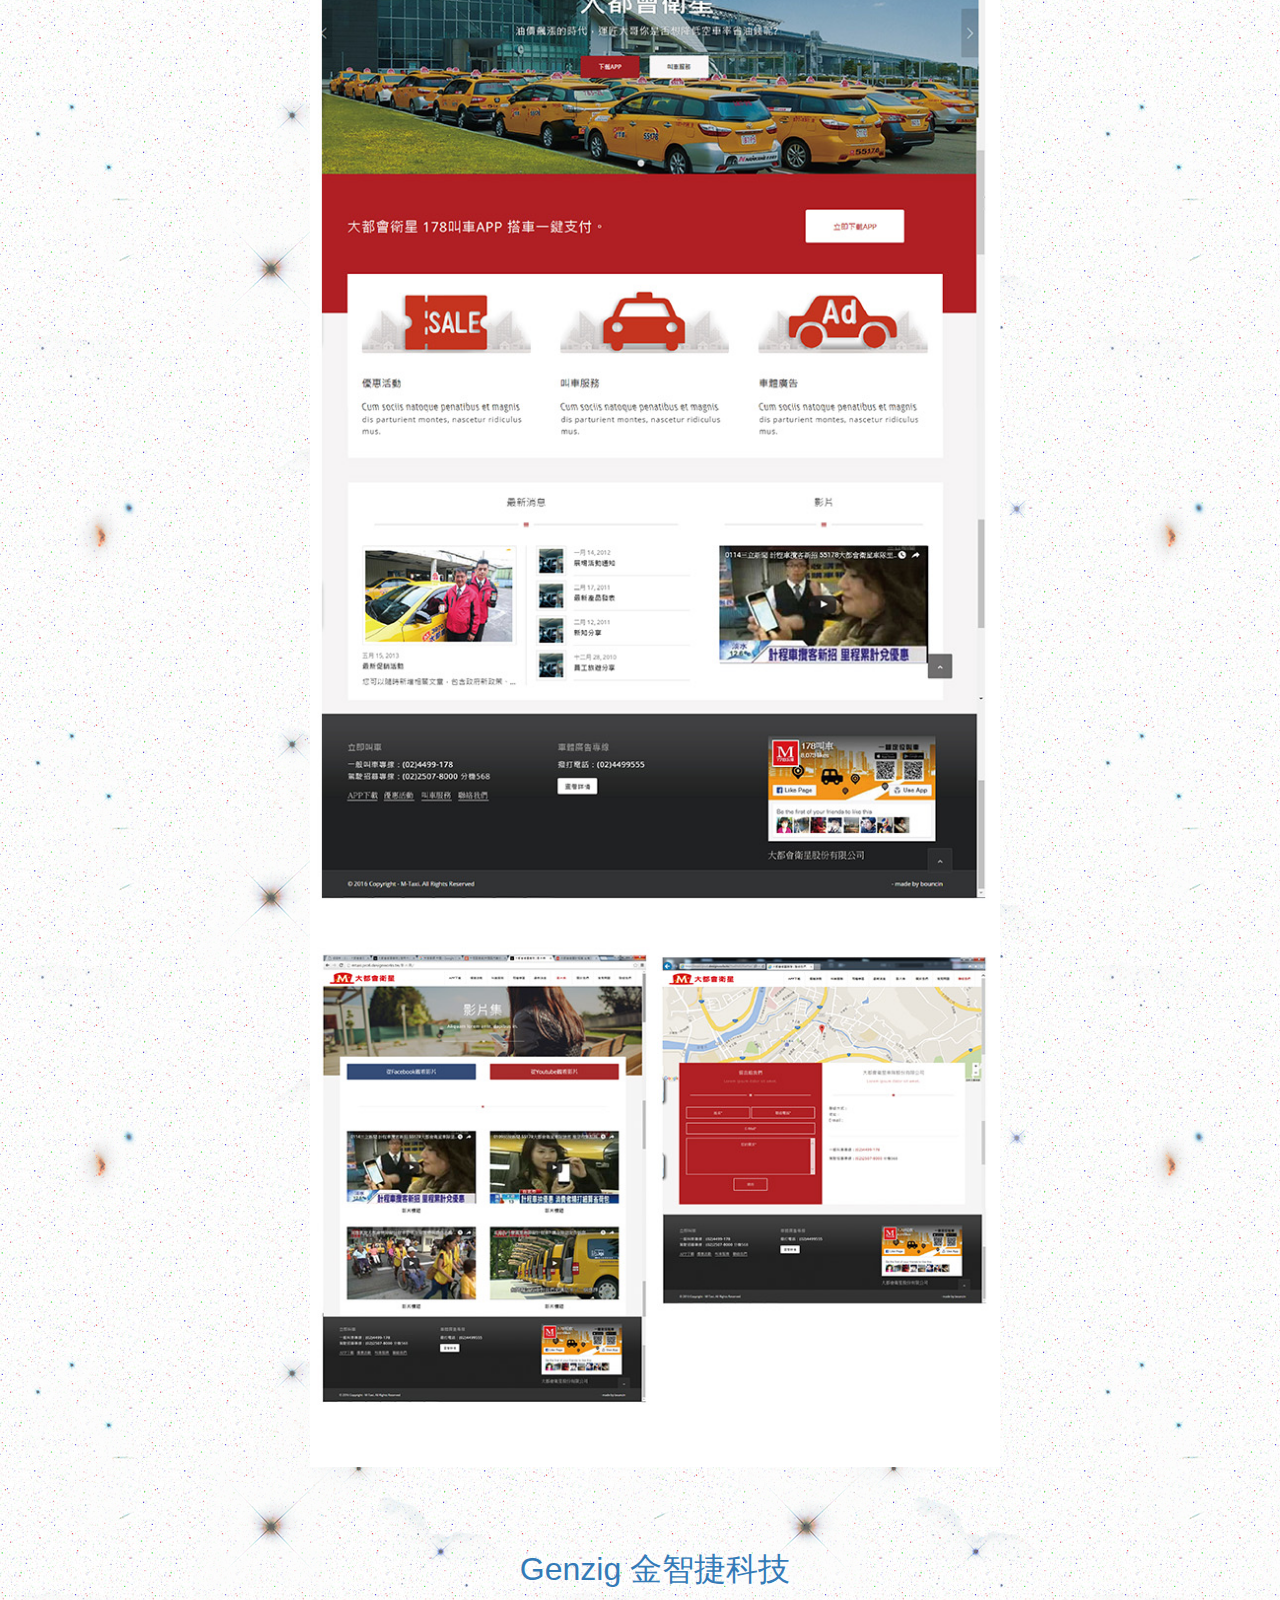
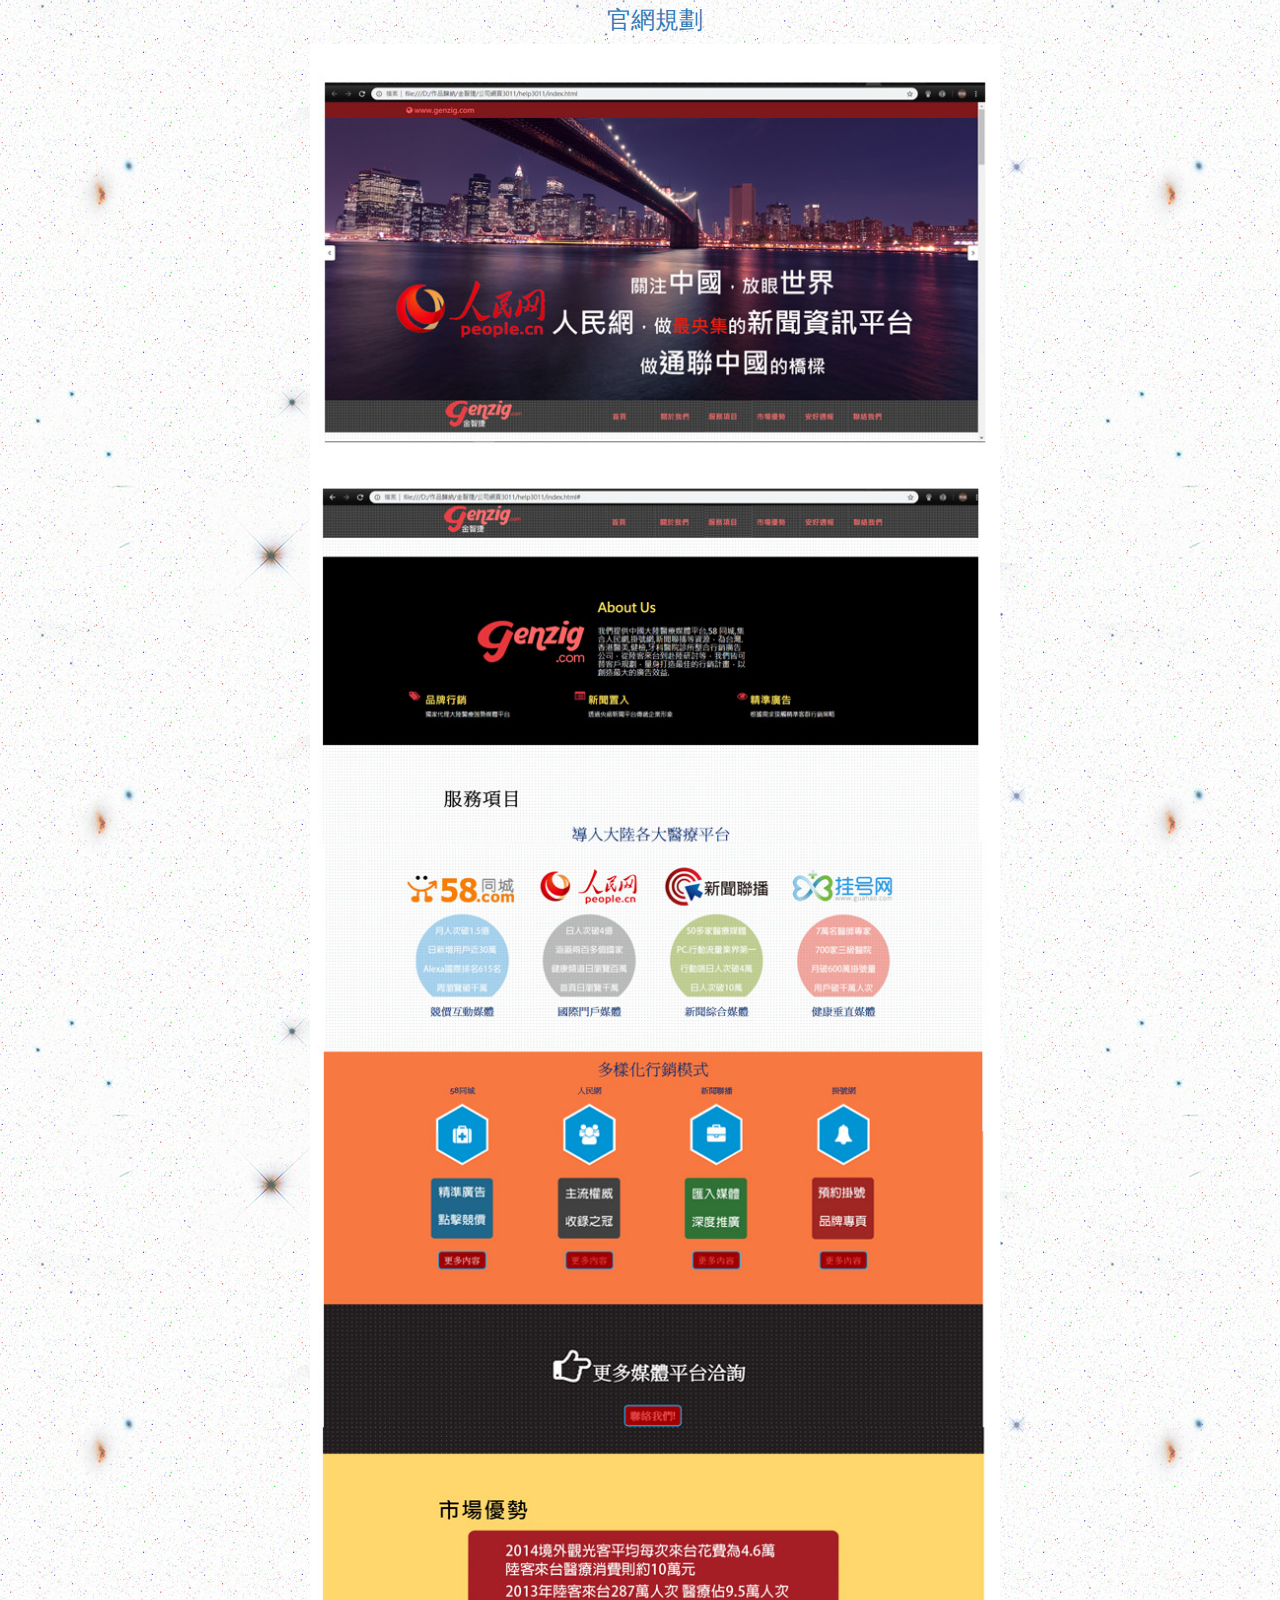
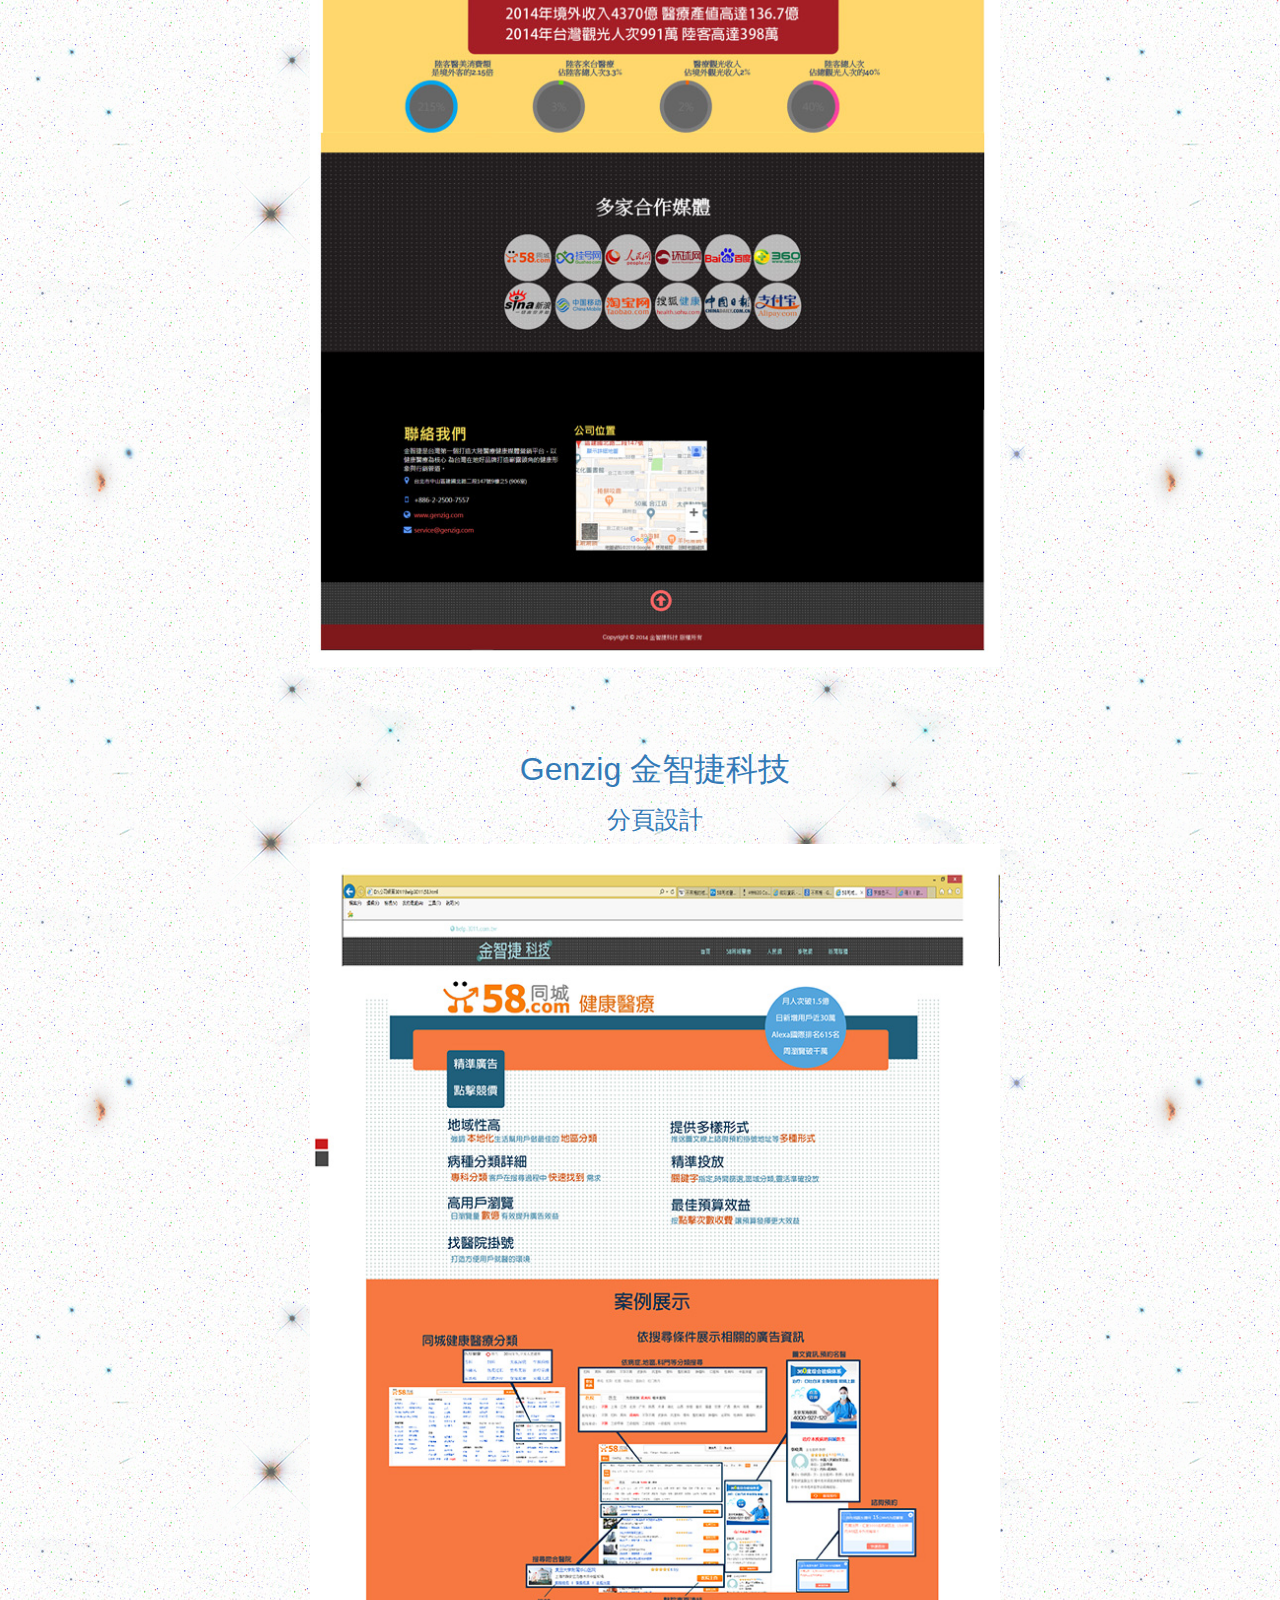
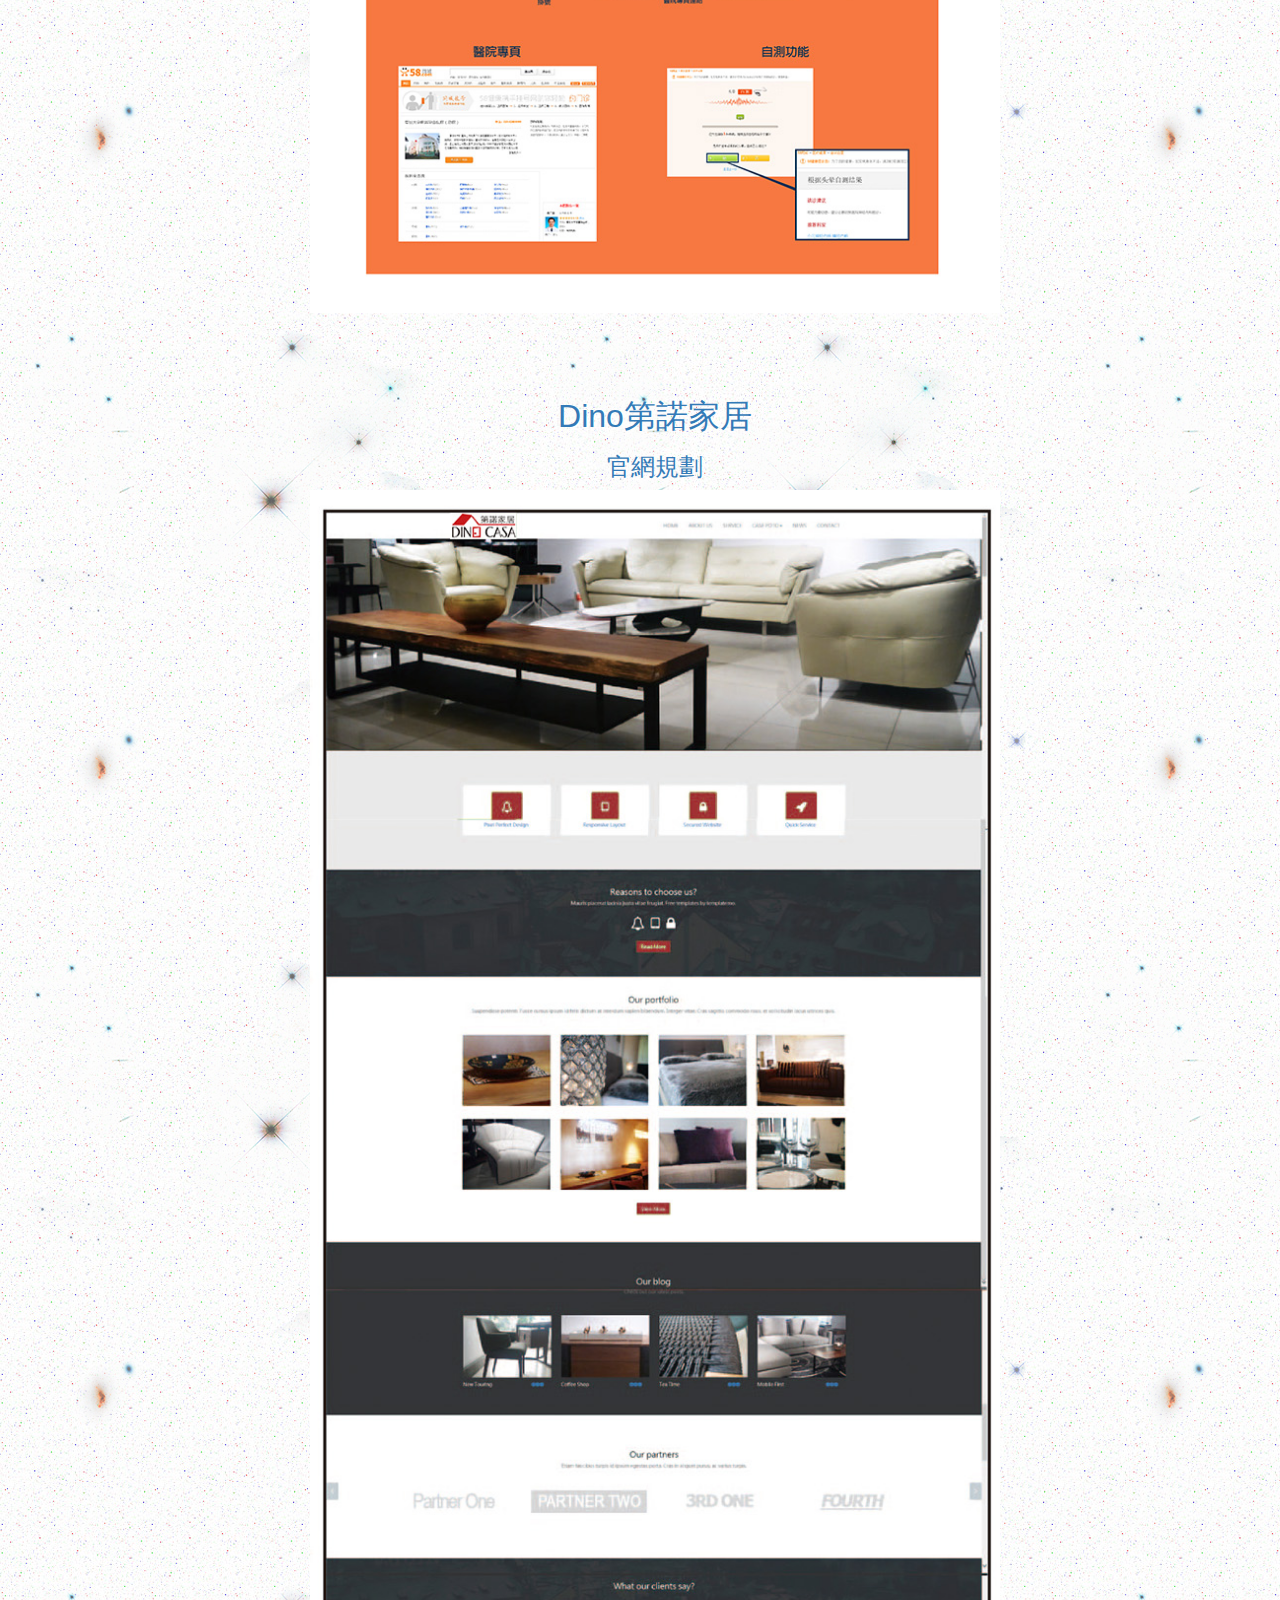
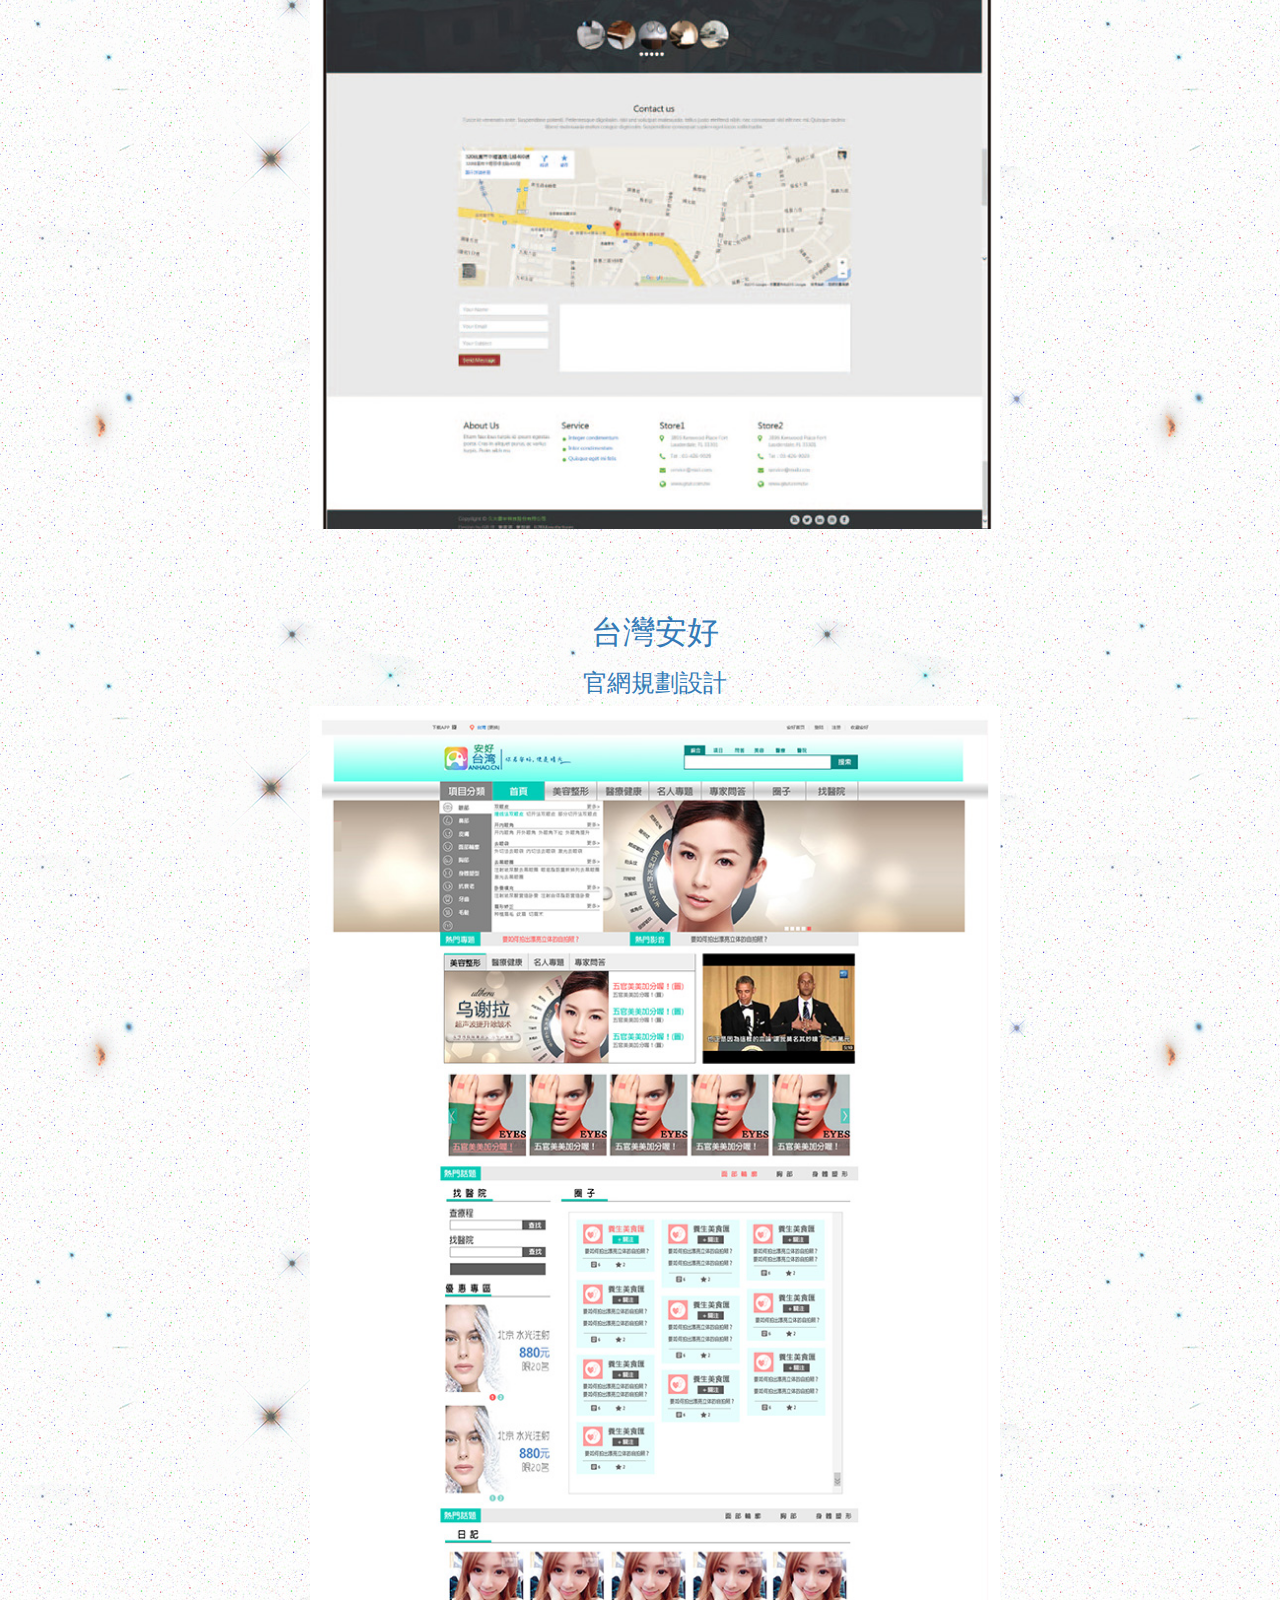
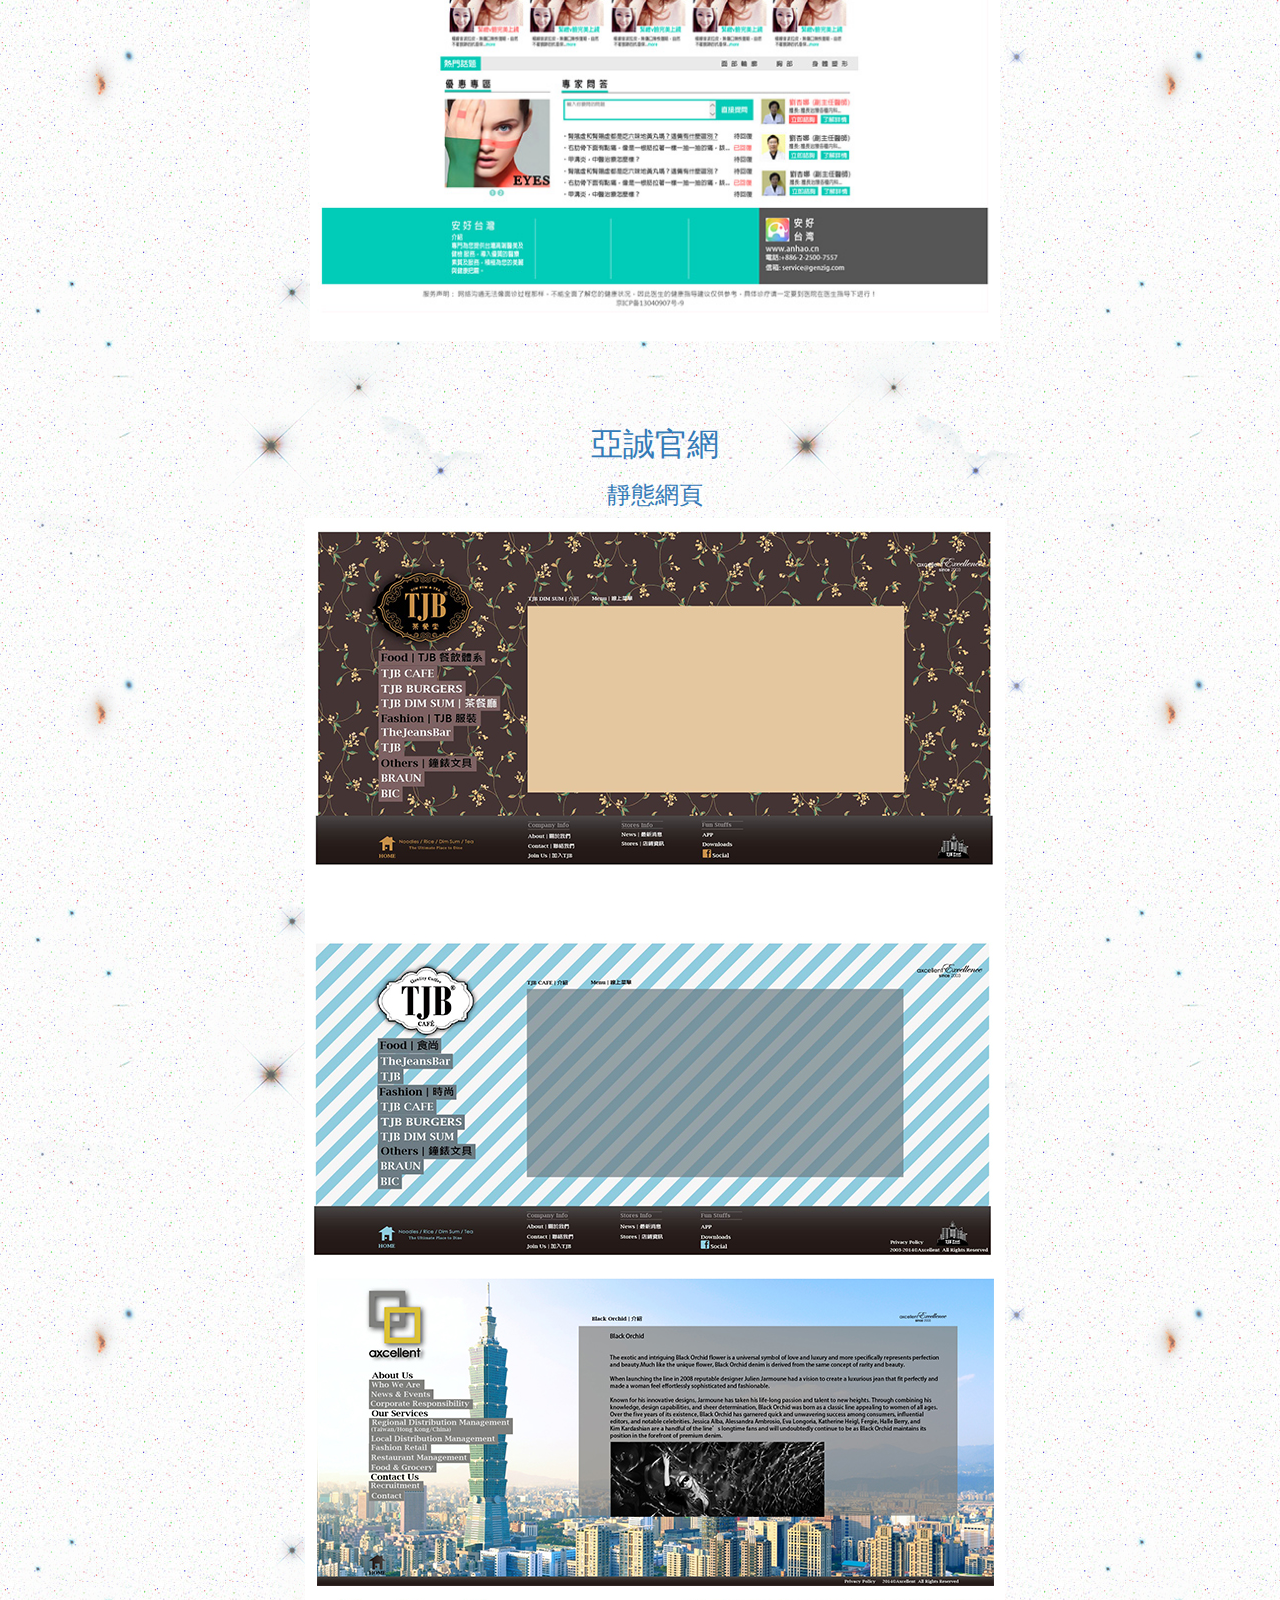
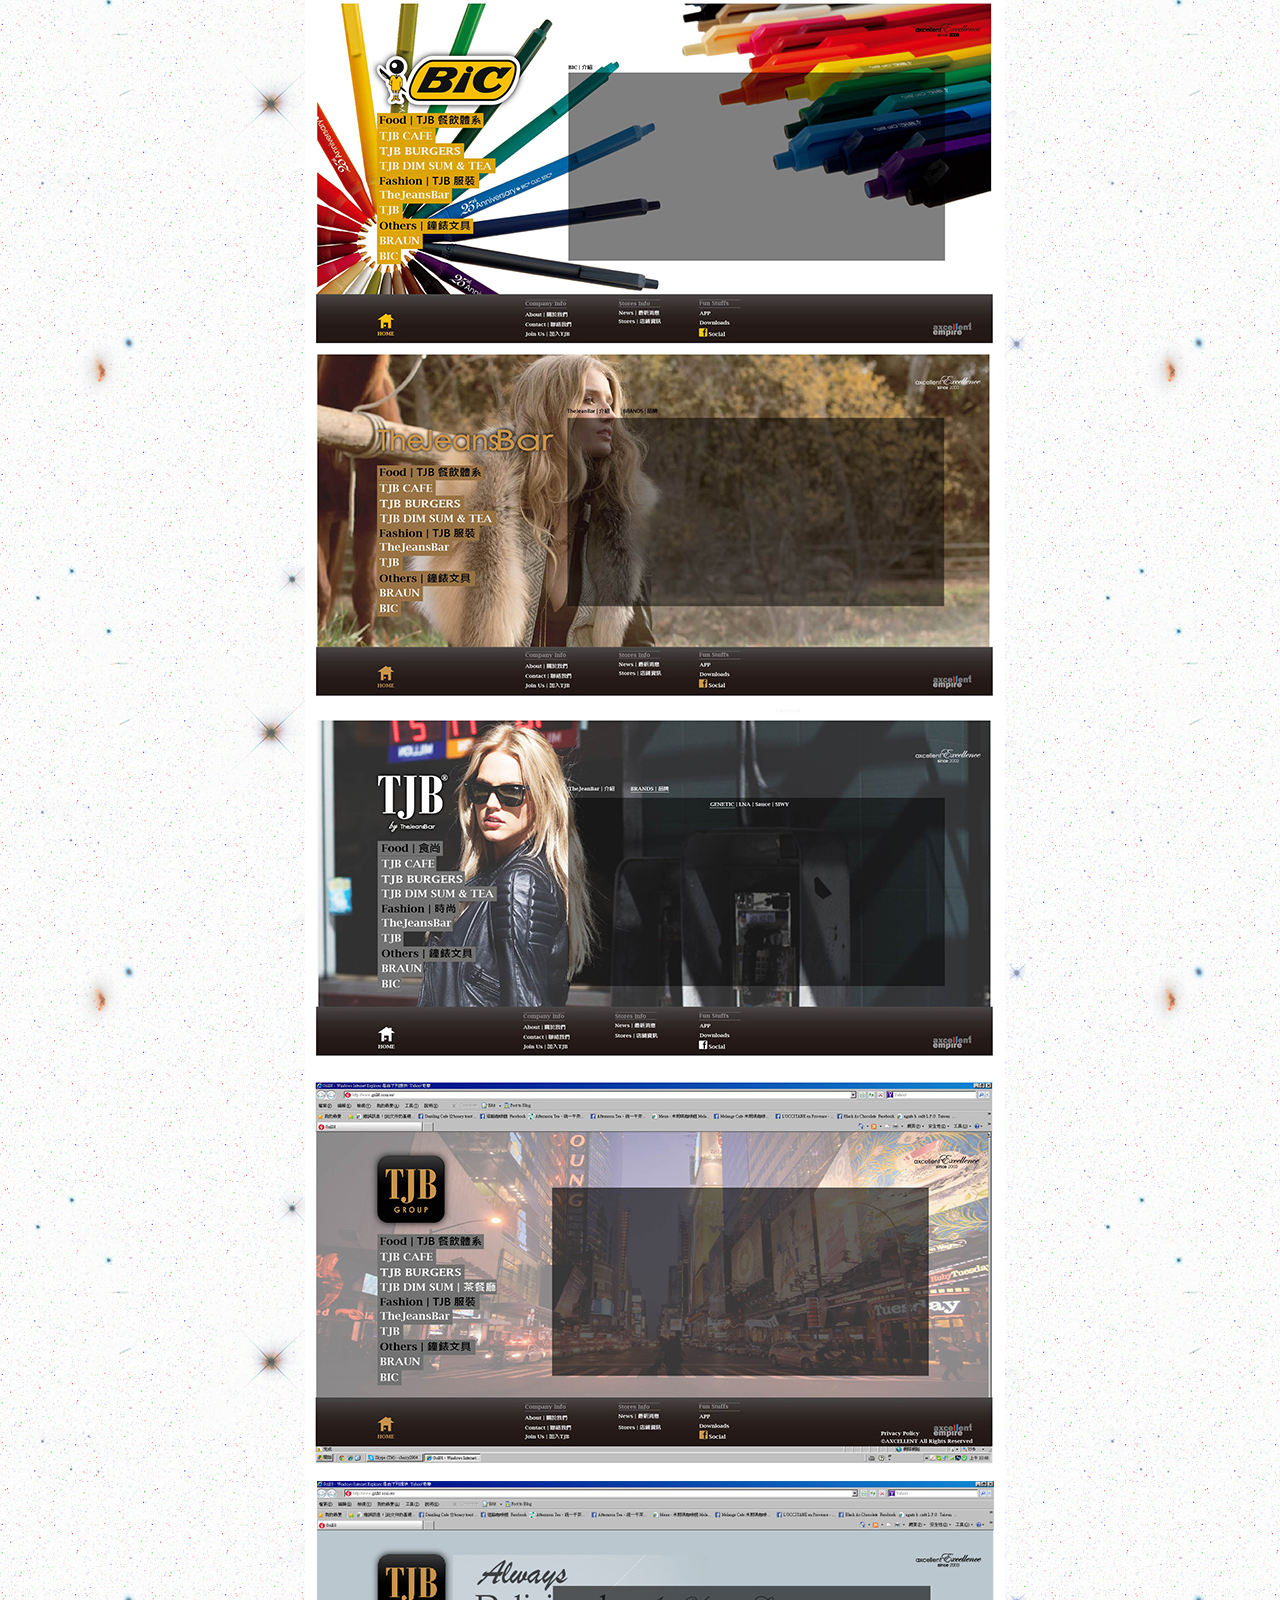
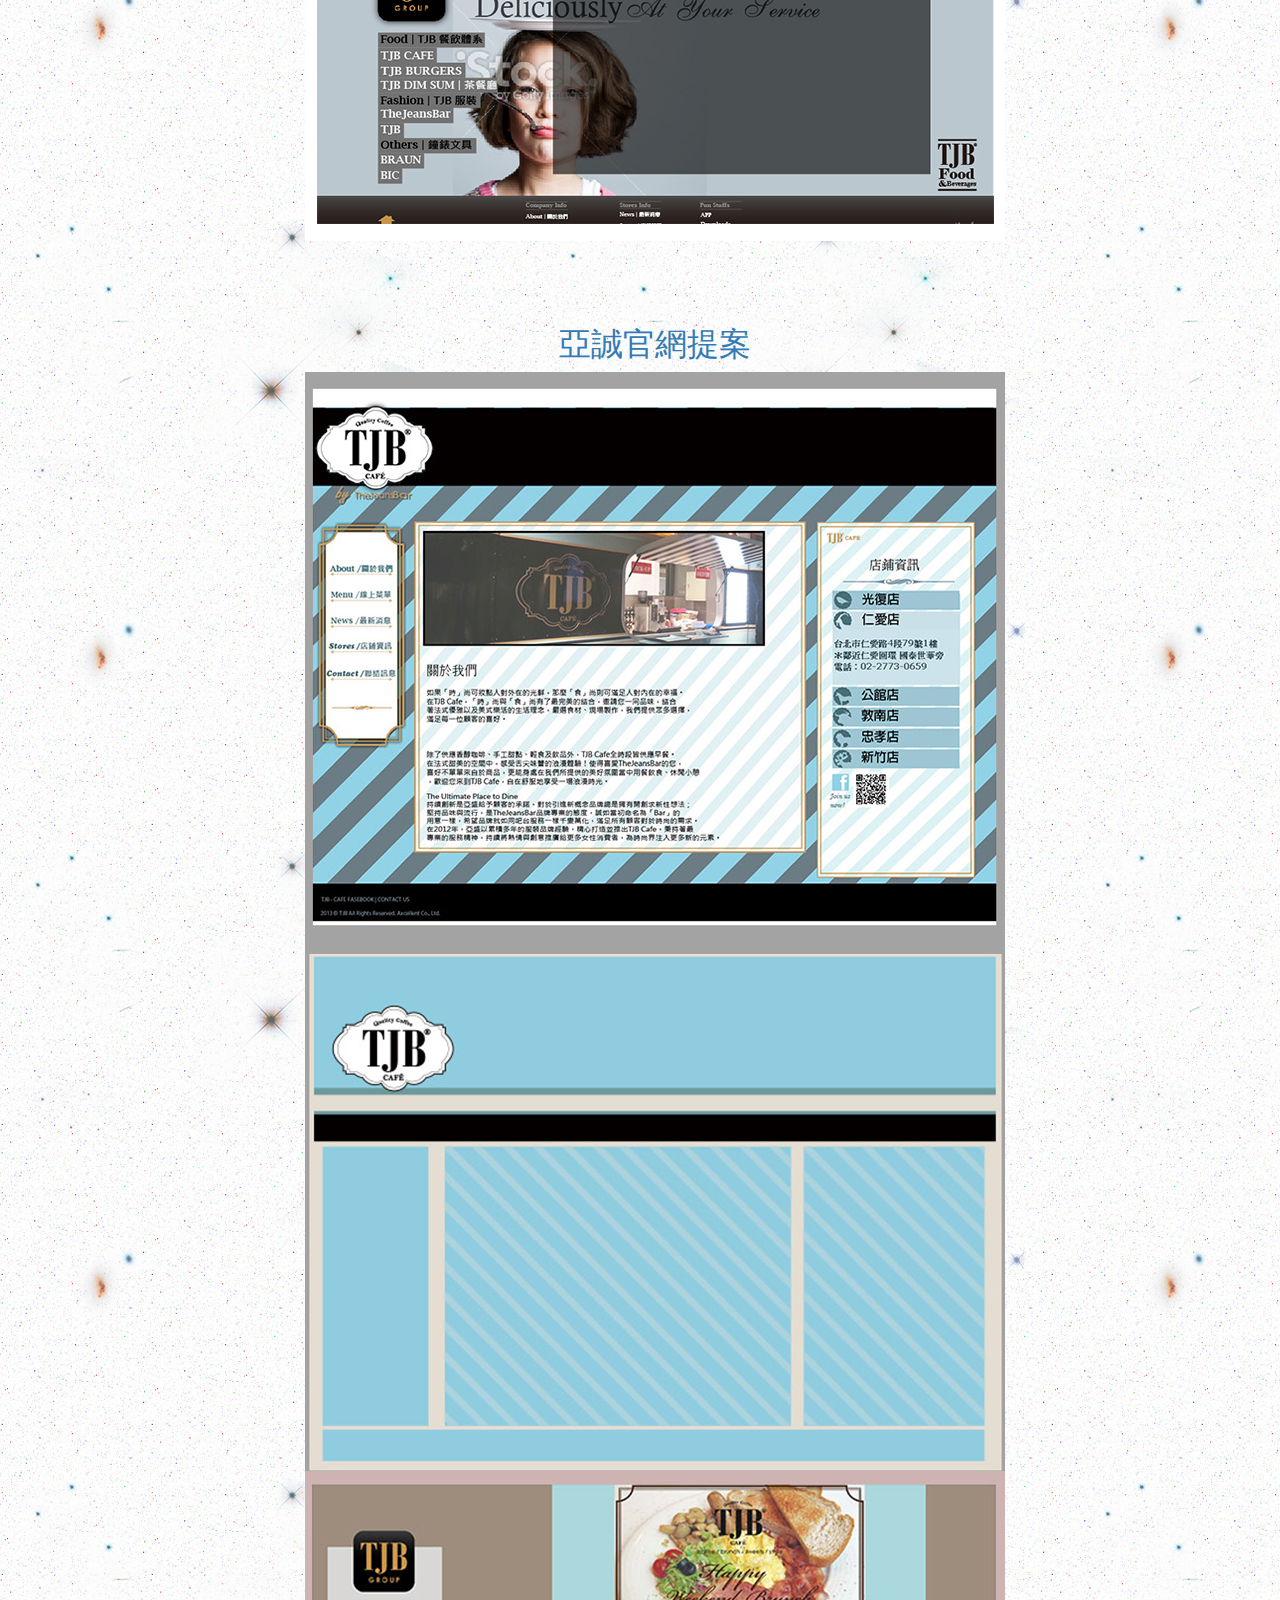
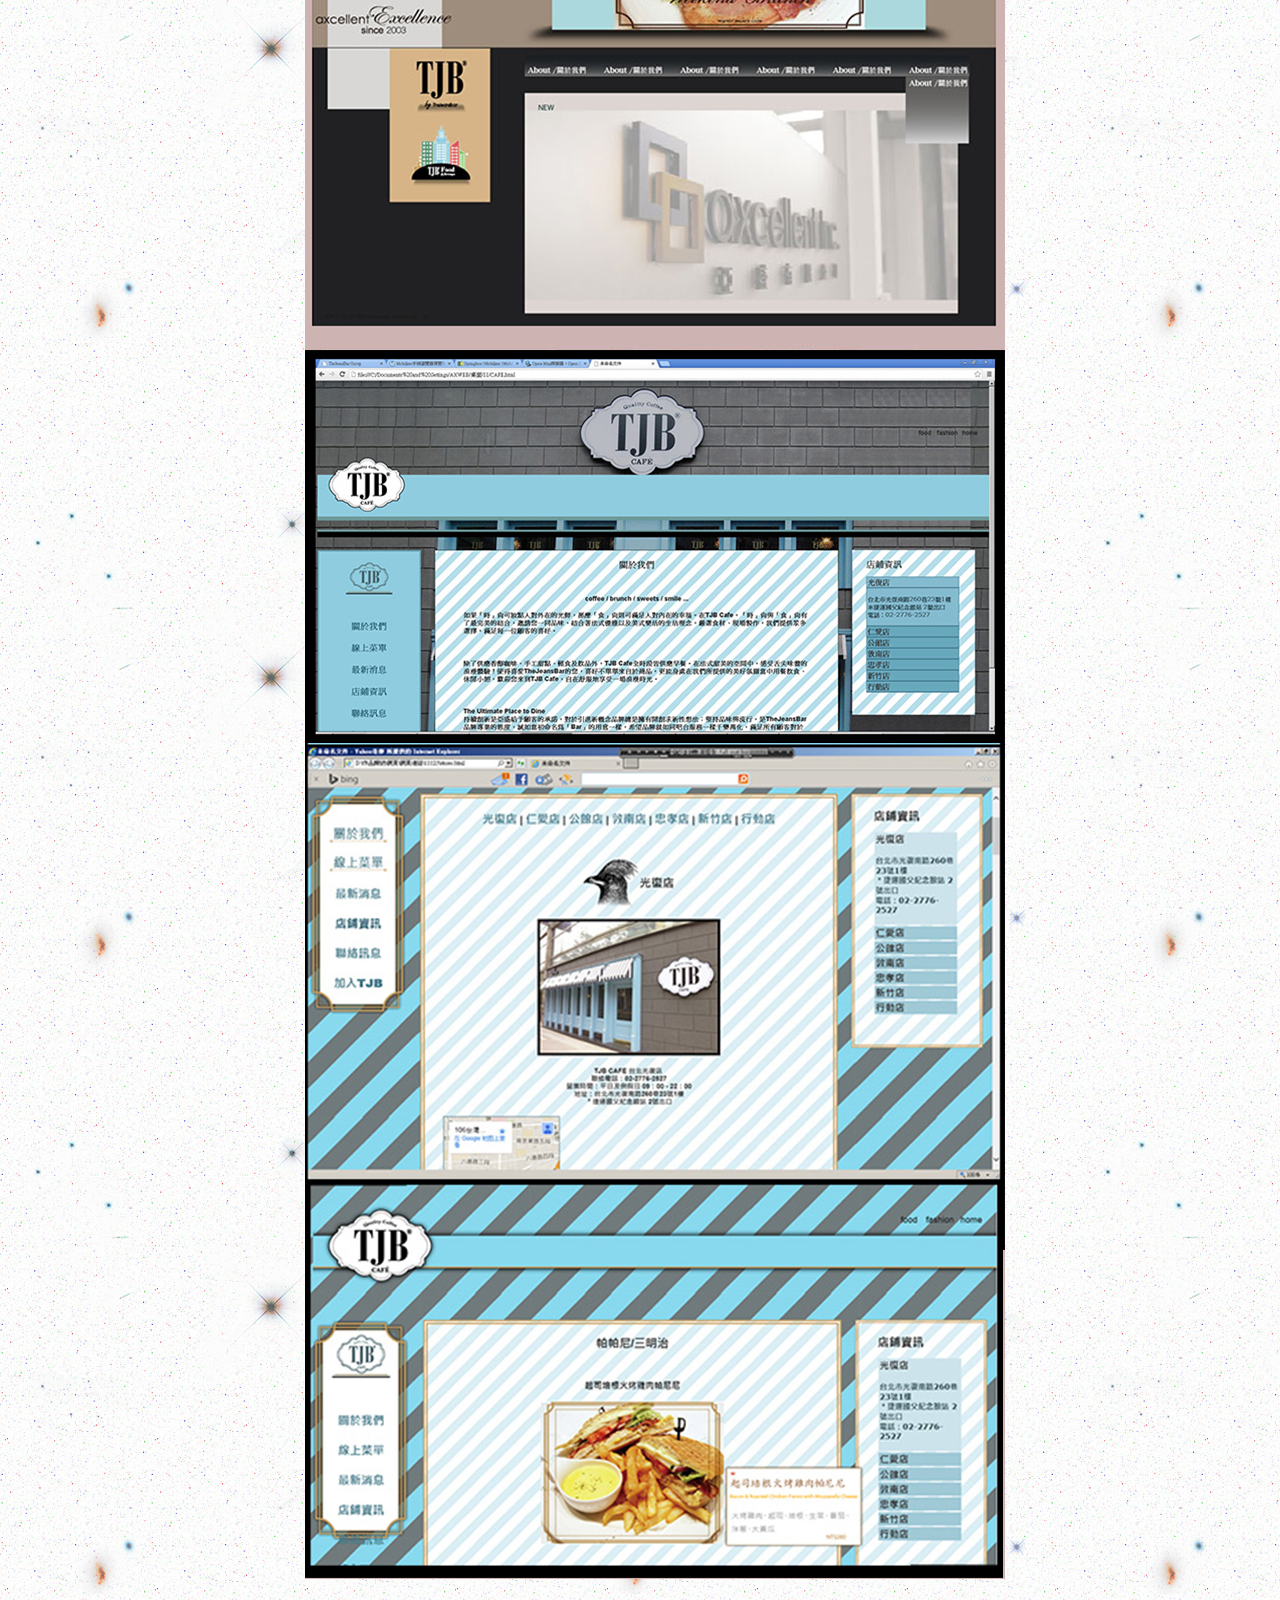
<file: web.html>
<!doctype html>
<html>
<head>
<meta charset="utf-8">
<meta http-equiv="X-UA-Compatible" content="IE=edge">
<meta name="viewport" content="width=device-width, initial-scale=1.0">
<title>-Being- Ming's Porfolio</title>
<link href="css/bootstrap.css" rel="stylesheet" type="text/css">
	<link rel="stylesheet" href="css/bootstrap.min.css">
	<link rel="stylesheet" href="css/bootstrap-theme.min.css">
	<link rel="stylesheet" href="css/being-theme.css">
	
	
<style>
body{
	
　

; 		background-image: url(images/bg.jpg);
	background-repeat: repeat;
}    

	@media (min-width: 300px) and (max-width: 1000px) {
  .rwdtxt {
   font-size: calc(1.5rem + (1.5-1.4) * ((100vw - 300px) / (1000 - 300)));
  color:#546980;
  }
}
@media (min-width: 1000px) {
  .rwdtxt {
     font-size: 1.6rem;
     color:#546980;
  }
body,td,th,input,button,select,textarea {
	font-family: "Helvetica Neue", Helvetica, Arial, "微軟正黑體", "微?雅黑", "????", "?? ??", sans-serif;
	font-size:108%;
	color: #515151;
}
	h1,h2,h3,h4,h5,h6{  font-family: "Helvetica Neue", Helvetica, Arial,  "微軟正黑體", "微?雅黑", "????", "?? ??", sans-serif;  }
h1 {
	
	font-size: 45px;
}
h2 {
	
	font-size: 32px;
}
</style>
<style>	
	
	a:link {
	color: #515151;
	text-decoration: none;
}
a:hover {
	color: #337ab7;
	text-decoration: none;
}
a:visited {
	text-decoration: none;
}
a:active {
	text-decoration: none;
}
</style>
<!-- HTML5 shim and Respond.js for IE8 support of HTML5 elements and media queries -->
<!-- WARNING: Respond.js doesn't work if you view the page via file:// -->
<!--[if lt IE 9]>
<script src="https://oss.maxcdn.com/html5shiv/3.7.2/html5shiv.min.js"></script>
<script src="https://oss.maxcdn.com/respond/1.4.2/respond.min.js"></script>
<![endif]-->
	
</head>

<body>
	
		 
	  
	<div class="affix scroll-home col-md-2 col-lg-2 col-xs-4 col-sm-3 pull-left" data-spy="affix" class="test">
<a href="web_ui_ux.html"><h5>Back to... <span class="glyphicon glyphicon-globe"></span></h5><img src="images/waterbear.png" alt="Placeholder image" class="img-responsive"></a>
	</div>
	  
<div class="container-fluid">
	<div class="row" id="top">


    
		<div class="col-lg-12 container-sky">
</div>

	  <div class="container-fluid box"></div>
	    
      
    

		<h1 class="text-primary text-center"><strong>Web</strong></h1>
		
      <div class="col-lg-12 being-main">
	 
	 
	 <div class="row star-bg">
	  <div class="container">
	   
		  
		  <div class="container">
		    <div class="row">
				
				

				
				<div class="col-md-12 p-img" id="ui15"><h2 class="text-primary text-center">直播抽獎頁&中秋節403頁面</h2><img src="web_ui/ui15.png" alt="Placeholder image" width="700" height="820" class="img-responsive center-block">
					<br></div>
				
			<div class="col-md-12 p-img" id="ui2"><h2 class="text-primary text-center">大都會 官網規劃</h2><img src="web_ui/ui2.jpg" alt="Placeholder image" width="690" height="1694" class="img-responsive center-block">
				<br></div>
					
			<div class="col-md-12 p-img" id="ui3"><h2 class="text-primary text-center">Genzig 金智捷科技</h2><h3 class="text-primary text-center">官網規劃</h3><img src="web_ui/ui3.jpg" alt="Placeholder image" width="690" height="2232" class="img-responsive center-block">
				<br></div>
			<div class="col-md-12 p-img" id="ui4"><h2 class="text-primary text-center">Genzig 金智捷科技</h2><h3 class="text-primary text-center">分頁設計</h3><img src="web_ui/ui4.jpg" alt="Placeholder image" width="690" height="1074" class="img-responsive center-block">
				<br></div>
				<div class="col-md-12 p-img" id="ui5"><h2 class="text-primary text-center">Dino第諾家居</h2><h3 class="text-primary text-center">官網規劃</h3><img src="web_ui/ui5.jpg" alt="Placeholder image" width="690" height="1646" class="img-responsive center-block">
				<br></div>
			  <div class="col-md-12 p-img" id="ui7"><h2 class="text-primary text-center">台灣安好</h2><h3 class="text-primary text-center">官網規劃設計</h3><img src="web_ui/ui7.jpg" alt="Placeholder image" width="690" height="1240" class="img-responsive center-block">
				<br></div>
				
				<div class="col-md-12 p-img" id="ui11"><h2 class="text-primary text-center">亞誠官網</h2><h3 class="text-primary text-center">靜態網頁</h3><img src="web_ui/ui11.jpg" alt="Placeholder image" width="700" height="2923" class="img-responsive center-block">
			  <br></div>
				
				<div class="col-md-12 p-img" id="ui12"><h2 class="text-primary text-center">亞誠官網提案</h2><img src="web_ui/ui12.jpg" alt="Placeholder image" width="700" height="2807" class="img-responsive center-block">
			  <br></div>
				





			  
				
	        </div>
		  </div>
	   
	   
       
	
</div>

     </div>    
      </div>
	 
  
  </div>
</div>
   
  
 
	
	<footer class="footer"><p><br>Portfolio of Ming 蔡明娟 | &copy; Copyright 2018 Ming Tsai.</p>
</footer>
	
	
	
<script src="jquery-3.3.1.min.js"></script>
	<script src="js/bootstrap.min.js"></script>
	<script>
$(function(){
    $('.test').affix({
        offset:{
            top:function(){
                return (this.top = $('header').outerHeight(true))
            }
        }
    }).on('affix.bs.affix',function(){
        $(this).html('我被固定在窗口頂部');
    }).on('affix-affix-top.bs.affix',function(){
        $(this).html('我正跟隨滾動條滾動');
    })
})    
</script>
	
	
</body>
</html>
</file>
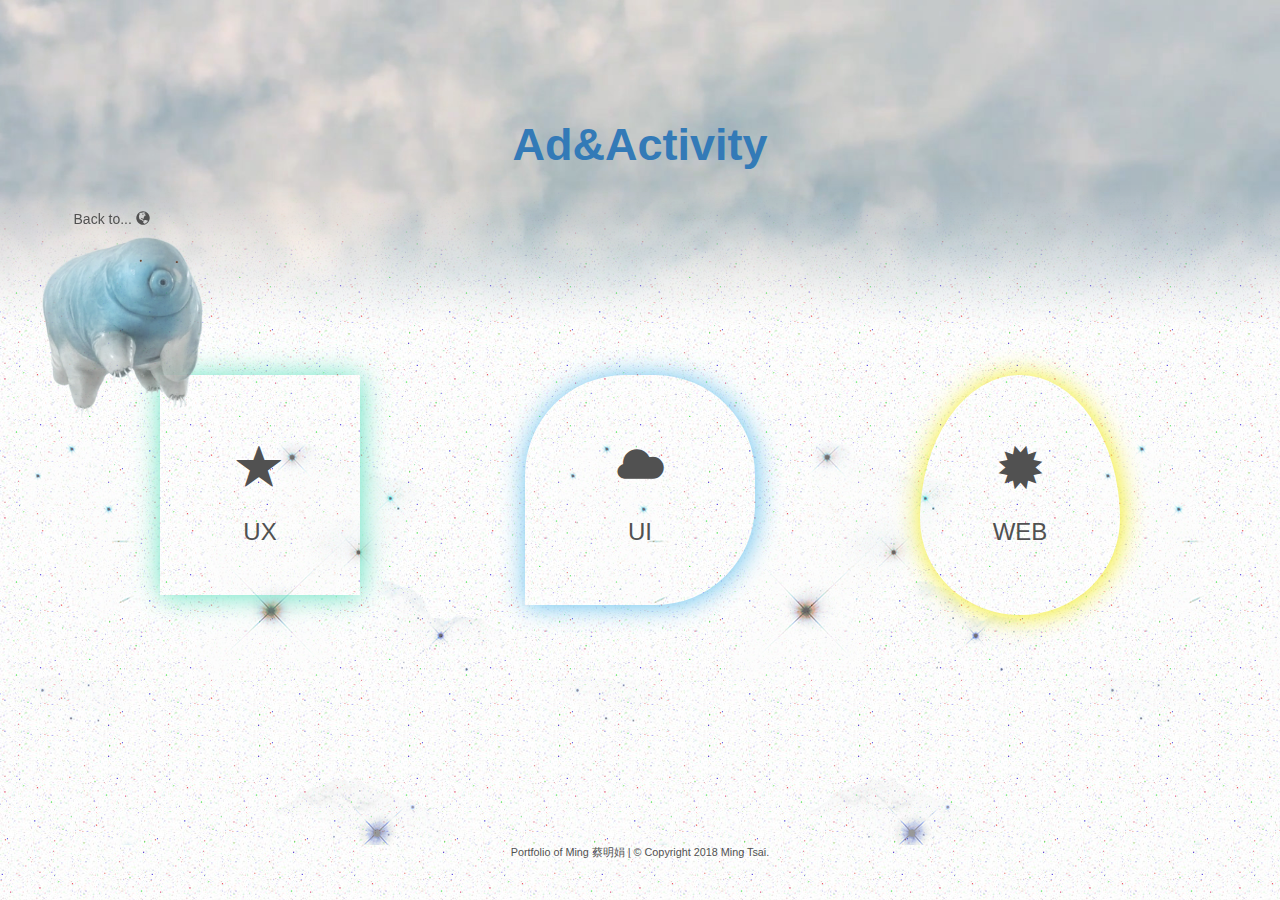
<file: web_ui_ux.html>
<!doctype html>
<html>
<head>
<meta charset="utf-8">
<meta http-equiv="X-UA-Compatible" content="IE=edge">
<meta name="viewport" content="width=device-width, initial-scale=1.0">
<title>-Being- Ming's Porfolio</title>
<link href="css/bootstrap.css" rel="stylesheet" type="text/css">
	<link rel="stylesheet" href="css/bootstrap.min.css">
	<link rel="stylesheet" href="css/bootstrap-theme.min.css">
	<link rel="stylesheet" href="css/being-theme.css">
	
	
<style>
body{
	
　

; 		background-image: url(images/bg.jpg);
	background-repeat: repeat;
}    

	@media (min-width: 300px) and (max-width: 1000px) {
  .rwdtxt {
   font-size: calc(1.5rem + (1.5-1.4) * ((100vw - 300px) / (1000 - 300)));
  color:#546980;
  }
}
@media (min-width: 1000px) {
  .rwdtxt {
     font-size: 1.6rem;
     color:#546980;
  }
body,td,th,input,button,select,textarea {
	font-family: "Helvetica Neue", Helvetica, Arial, "微軟正黑體", "微?雅黑", "????", "?? ??", sans-serif;
	font-size:108%;
	color: #515151;
}
	h1,h2,h3,h4,h5,h6{  font-family: "Helvetica Neue", Helvetica, Arial,  "微軟正黑體", "微?雅黑", "????", "?? ??", sans-serif;  }
h1 {
	
	font-size: 45px;
}
h2 {
	
	font-size: 32px;
}
</style>
<style>	
	
	a:link {
	color: #515151;
	text-decoration: none;
}
a:hover {
	color: #337ab7;
	text-decoration: none;
}
a:visited {
	text-decoration: none;
}
a:active {
	text-decoration: none;
}
</style>
<!-- HTML5 shim and Respond.js for IE8 support of HTML5 elements and media queries -->
<!-- WARNING: Respond.js doesn't work if you view the page via file:// -->
<!--[if lt IE 9]>
<script src="https://oss.maxcdn.com/html5shiv/3.7.2/html5shiv.min.js"></script>
<script src="https://oss.maxcdn.com/respond/1.4.2/respond.min.js"></script>
<![endif]-->
	
<script src="jQueryAssets/jquery-1.11.1.min.js"></script>
<script src="jQueryAssets/jquery-ui-effects.custom.min.js"></script>
<script type="text/javascript">
function MM_DW_effectShake(obj,method,effect,direction,distance,times,speed)
{
    obj[method](effect, {direction:direction,distance:distance,times:times}, speed);
}
</script>
</head>

<body>
	
		 
	  
	<div class="affix scroll-home col-md-2 col-lg-2 col-xs-4 col-sm-3 pull-left" data-spy="affix" class="test">
<a href="index.html#portfolio"><h5>Back to... <span class="glyphicon glyphicon-globe"></span></h5><img src="images/waterbear.png" alt="Placeholder image" class="img-responsive"></a>
	</div>
	  
<div class="container-fluid">
	<div class="row">


    
		<div class="col-lg-12 container-sky">
</div>

	  <div class="container-fluid box"></div>
	    
      
    

		<h1 class="text-primary text-center"><strong>Ad&Activity</strong></h1>
		
      <div class="col-lg-12 being-main">
	 
	 <div class="row star-bg">
	  <div class="container">
		  <br><br>
 
		  
	    
		  
        <div  class="col-xs-12 col-sm-12 col-md-4 col-lg-4" ><div id="move" onclick="location.href=
'ux.html'"><a href="ux.html"><br>
<h1><span class="glyphicon glyphicon-star"></span></h1><h3> UX </h3></a></div></div>
	<div  class="col-xs-12 col-sm-12 col-md-4 col-lg-4 portfolio-box"><div id="rectangle" onclick="location.href=
'ui.html'"><a href="ui.html"><br>
<h1><span class="glyphicon glyphicon-cloud"></span></h1><h3>UI</h3></a></div></div>
	<div  class="col-xs-12 col-sm-12 col-md-4 col-lg-4 portfolio-box" ><div id="circle" onclick="location.href=
'web.html'"><a href="web.html"><br><h1><span class="glyphicon glyphicon-certificate"></span></h1><h3>WEB</h3></a></div></div>
	
</div>
<div class="container-fluid box"></div>
	  <div class="container-fluid box"></div>
		
     </div>  
      </div>
	 
  
  </div>
</div>
   
  
 
	
	<footer class="footer"><p>Portfolio of Ming 蔡明娟 | &copy; Copyright 2018 Ming Tsai.</p></footer>
	
	
	
<script src="jquery-3.3.1.min.js"></script>
	<script src="js/bootstrap.min.js"></script>
	<script>
$(function(){
    $('.test').affix({
        offset:{
            top:function(){
                return (this.top = $('header').outerHeight(true))
            }
        }
    }).on('affix.bs.affix',function(){
        $(this).html('我被固定在窗口頂部');
    }).on('affix-affix-top.bs.affix',function(){
        $(this).html('我正跟隨滾動條滾動');
    })
})    
</script>
	
	
</body>
</html>
</file>
<file: css/being-theme.css>
.scroll-home { 
	  	text-align: center;	 
	  	line-height: 100px;
	  	animation: myanimation 4s ease-in-out alternate infinite; 
	}

.pull-left {
	margin-right: 5px;
	margin-left: 5px;
	margin-top: 5px;
	margin-bottom: 5px;
	z-index: 999;
}

.affix{top:195px;}

@keyframes myanimation{
	0%{left: 10px; Top:200px}
	25%{left: 15px; Top: 220px;}
	75%{left: 5px; Top: 270px;}
	100%{left: 10px; Top: 200px;}
    }
		
		#move {
			cursor:pointer;
	margin: 30px auto;
	width: 200px;
	height: 220px;
	-moz-box-shadow: 1px  1px  26px  #62E3C1;
	-webkit-box-shadow: 1px  1px  26px  #62E3C1;
	box-shadow: 1px  1px  26px  #62E3C1;
	animation-name: border1;
	animation: border1 6s ease infinite;
	text-align: center;
	line-height: 50px;
}
#move:hover {
	background-color:#BDF3E5;
	opacity: 0.8;
    filter: alpha(opacity=80);
}

@keyframes border1{
  50% {

  width: 200px;
    height: 200px;
-moz-border-radius:40px / 40px; 
-webkit-border-radius: 40px / 40px; 
border-radius: 40px / 40px;
  
-moz-box-shadow: 1px  1px  200px  #FF55E0;
-webkit-box-shadow: 1px  1px  200px  #FF55E0;
box-shadow: 1px  1px  200px  #FF55E0;
  
  }
}

#rectangle {
	cursor:pointer;
	margin: 30px auto;
	width: 230px;
	height: 230px;
	border-radius: 100px 100px 100px 0px;
	-moz-box-shadow: 1px  1px  26px  #62C0EF;
	-webkit-box-shadow: 1px  1px  26px  #62C0EF;
	box-shadow: 1px  1px  26px  #62C0EF;
	animation-name: border3;
	animation: border3 8s ease infinite;
	text-align: center;
	line-height: 50px;
}
#rectangle:hover {
	background-color:#C5E6F8;
	opacity: 0.8;
    filter: alpha(opacity=80);
}


@keyframes border3 {
  50% {
	width: 190px;
    height: 200px;
    
    -moz-border-radius: 20px;
    -webkit-border-radius: 20px;
    border-radius: 20px;
 
-moz-box-shadow: 1px  1px  200px   #FF5F7D;
-webkit-box-shadow: 1px  1px  200px   #FF5F7D;
box-shadow: 1px  1px  200px   #FF5F7D;

  }
}

#circle {
	cursor:pointer;
	margin: 30px auto;
	width: 200px;
	height: 240px;
	-webkit-border-radius: 63px 63px 63px 63px / 108px 108px 52px 52px;
	border-radius: 50%  50%  50%  50%  / 60%   60%   40%  40%;
	-moz-box-shadow: 1px  1px  26px  #F3EC14;
	-webkit-box-shadow: 1px  1px  26px  #F3EC14;
	box-shadow: 1px  1px  26px  #F3EC14;
	animation-name: border2;
	animation: border2 7s ease infinite;
	text-align: center;
	line-height: 50px;
}
#circle:hover {
	background-color:#F8F588;
	opacity: 0.8;
    filter: alpha(opacity=80);
}


@keyframes border2 {
  50% {
	width: 210px;
    height: 210px;
  
    -moz-border-radius: 100px;
    -webkit-border-radius: 100px;
    border-radius: 100px;
	-moz-box-shadow: 1px  1px  200px  #FF7C3B;
-webkit-box-shadow: 1px  1px  200px  #FF7C3B;
box-shadow: 1px  1px  200px  #FF7C3B;

  }
}

.being-head {
	margin: 0px;
	padding: 0px;
	background-repeat: no-repeat;
	background-size: cover;
	background-position: center bottom;
	background-image: url(../images/earth.png);
	width: 100%;
	height: 250px;
	z-index: -9;
}


.container-video {
    position: relative;
    width: 100%;
    height: 0;
    padding-bottom: 56.25%;
    z-index: -99;
	 
}
.video {
    position: absolute;
    top: 0;
    left: 0;
    width: 100%;
    height: 100%;
	z-index: -90;
}

.container-sky {
	position: absolute;
	margin: 0px;
	padding: 0px;
	background-repeat: no-repeat;
	background-size:cover;
	background-position: center top;
	background-image: url(../images/sky.jpg);
	width: 100%;
	height: 700px;
	z-index: -99;
}

.being-main {
	margin: 0px;
	padding-top: 135px;
	background-position: top;
	background-repeat: repeat-x;
	background-image: url(../images/bg2.png);
	width: 100%;
	
}
.being-title {
	text-align: center;
	line-height: 100px;
	width: 100%;
	margin-top: 10px;
	margin-bottom: 20%;
}
.moon-content {
	text-align: left;
	background-image: url(../images/moon.png);
	background-size: contain;
	background-position: right;
	background-repeat: no-repeat;
	height: 880px;
	padding-top: 80px;	
}
.egg-content {
	background-image: url(../images/egg.png);
	background-repeat: no-repeat;
	background-size: contain;
	background-position: left;
	text-align: left;
	height: 450px;
	padding-top: 10px;
}
.hubble-content {
	background-image: url(../images/hubble.png);
	background-repeat: no-repeat;
	background-size: contain;
	background-position: right;
	text-align: left;
	height: 980px;
	padding-top: 110px;
}
.spacewalk-content {
	position: relative;
	background-image: url(../images/spacewalk.png);
	background-repeat: no-repeat;
	background-size: contain;
	background-position: left bottom;
	text-align: left;
	height: 1200px;
	padding-top: 90px;
	margin-bottom: -80px;
}
.star-bg {
	background-image: url(../images/star.png);
	background-repeat: repeat;
	z-index: -999;
}
.mars-footer {
	position: absolute;
	padding-bottom: 10px;
	background-repeat: no-repeat;
	background-size: cover;
	background-position: center top;
	background-image: url(../images/mars.png);
	width: 100%;
	height: 200px;
	text-align: center;
}
.box {
	height: 100px;
}
.p-img {
	text-align: center;
	margin-top: 50px;
}
.footer {
	text-align: center;
}
</file>
<file: css/111-theme.css>
.onebox{
		text-align: center;
		
	}
</file>
